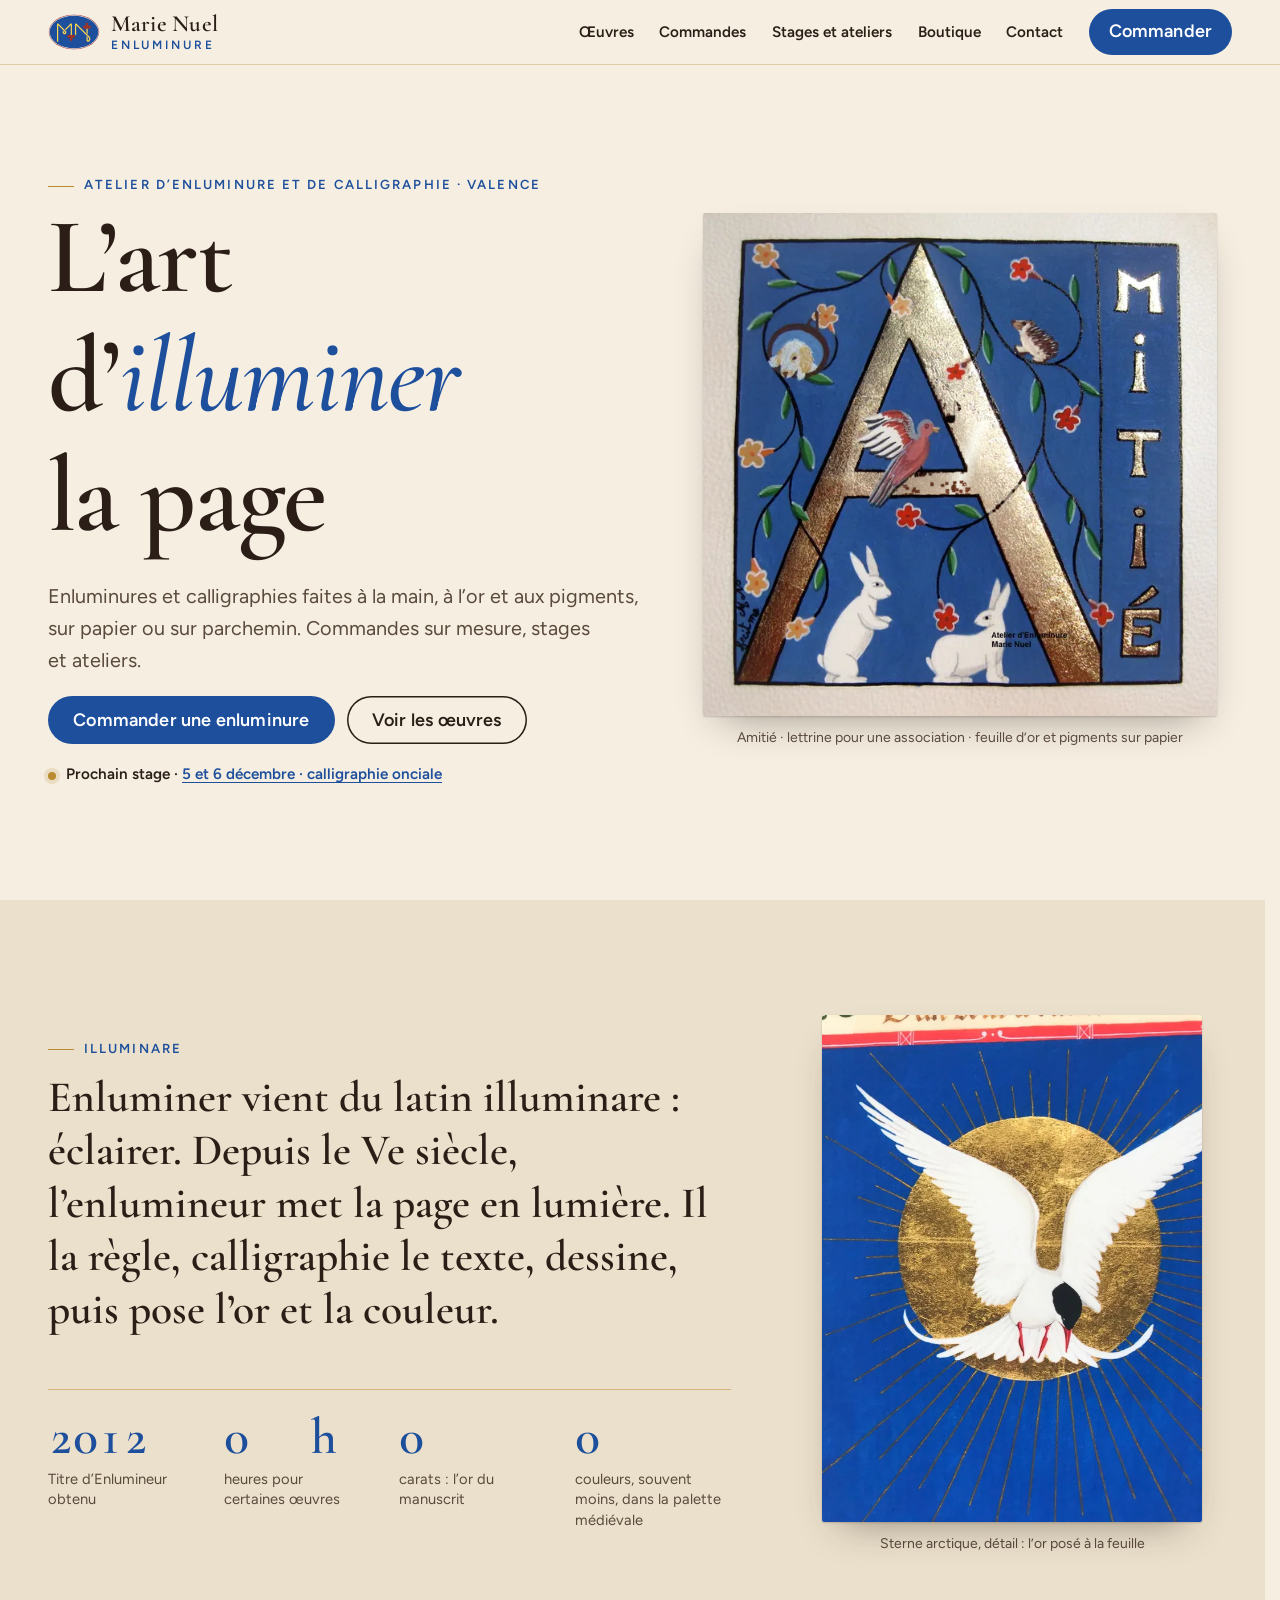
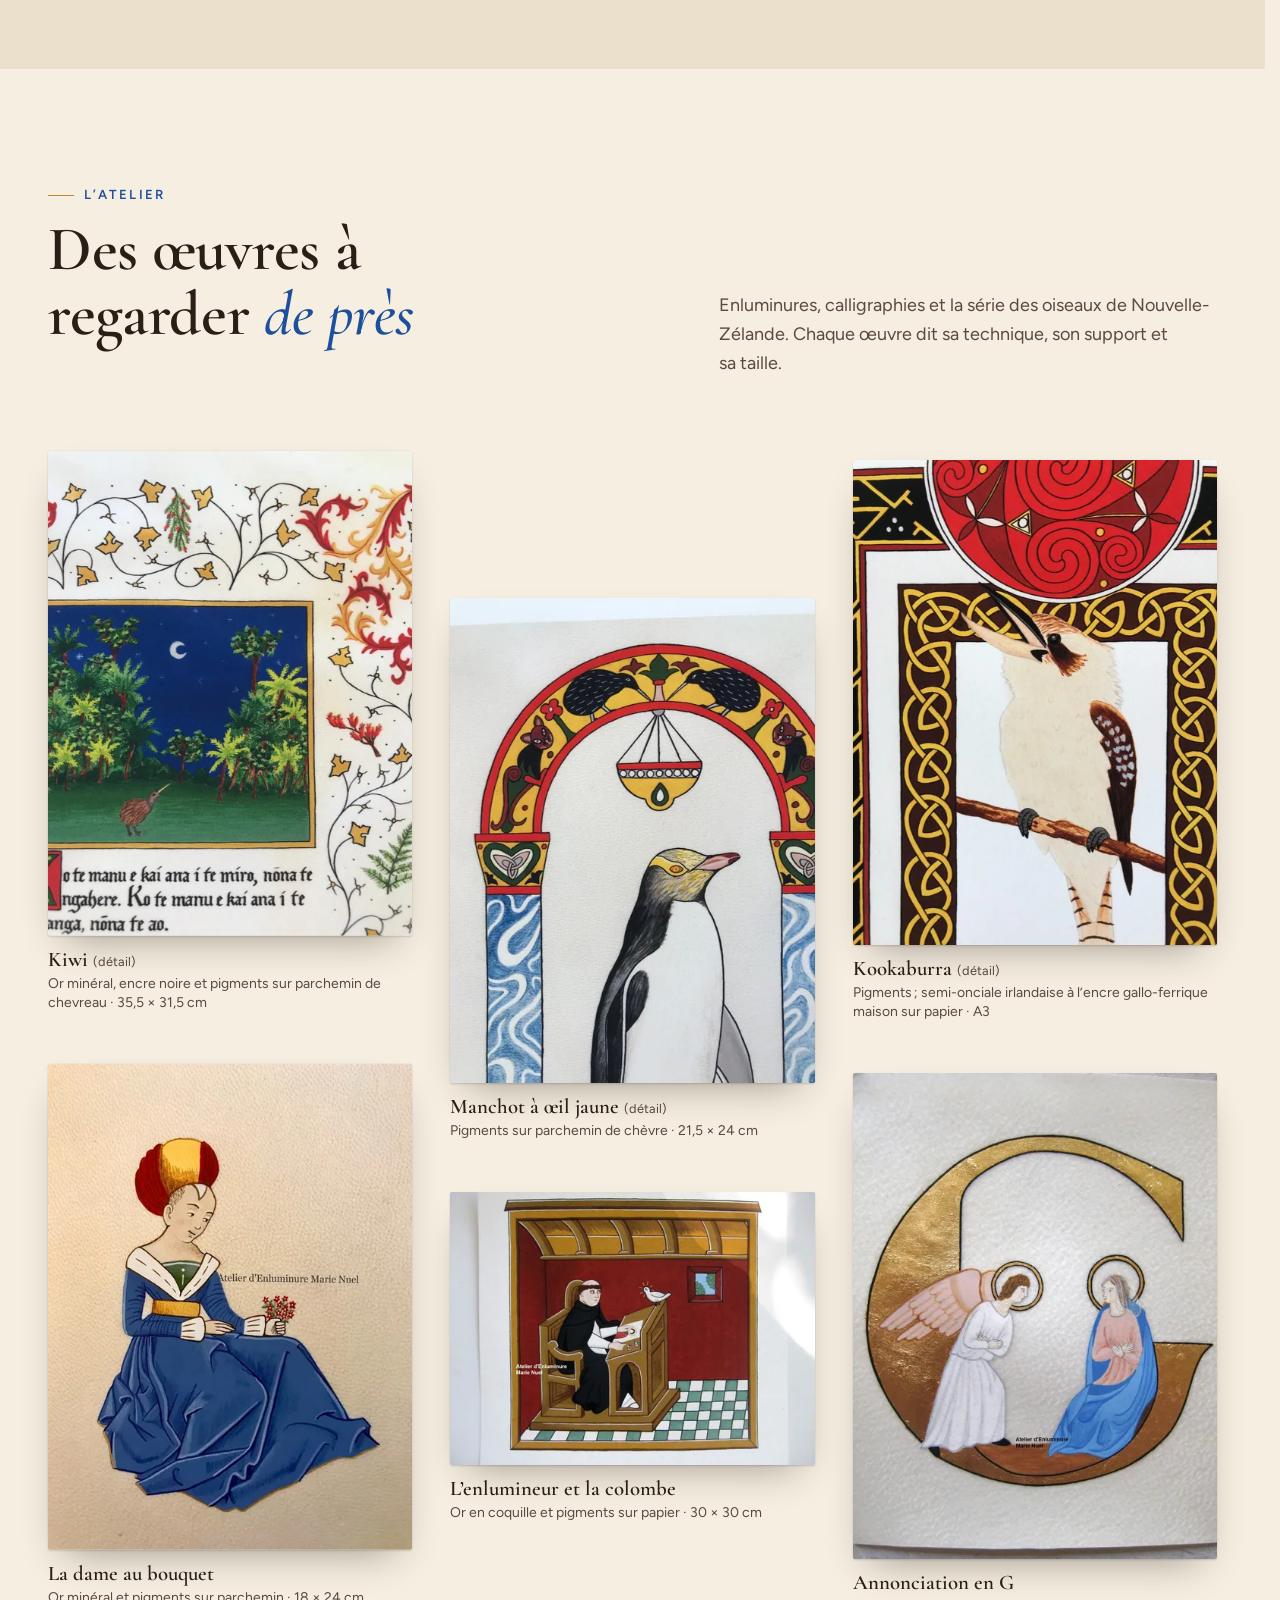
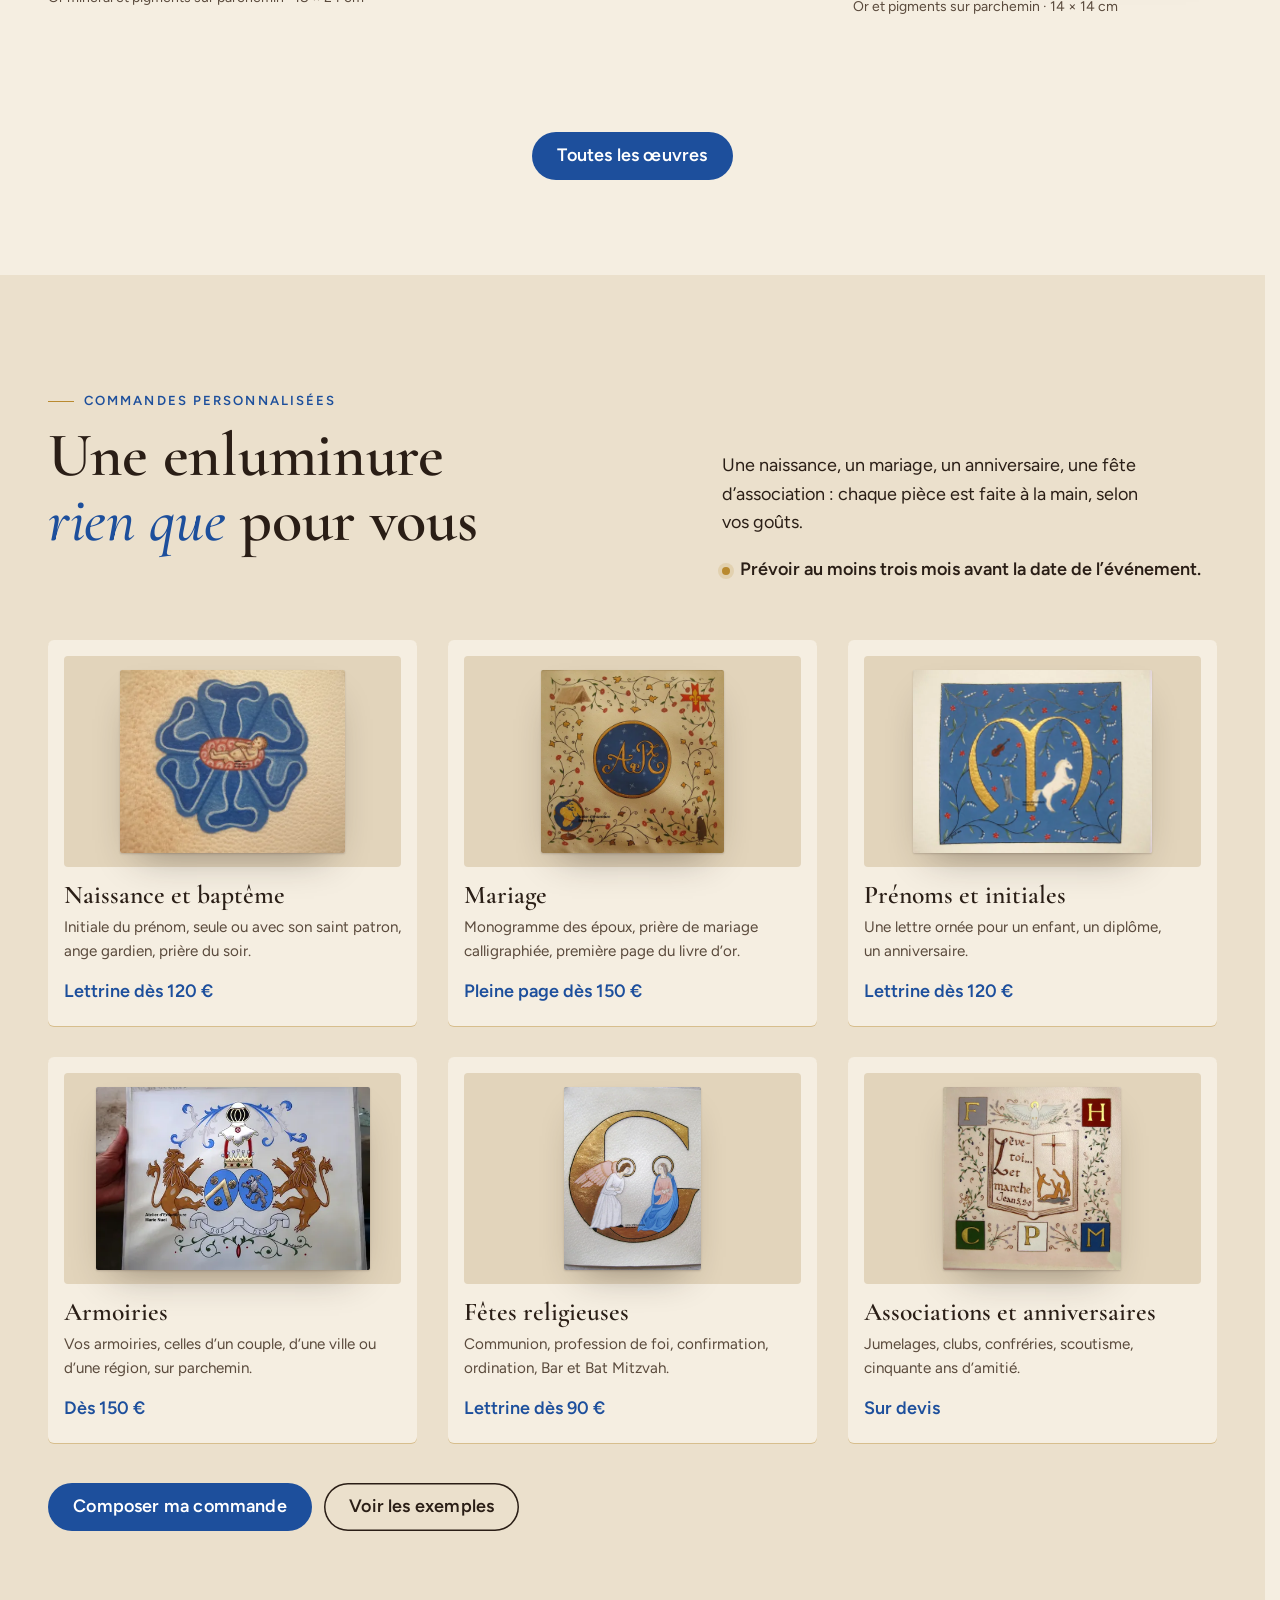
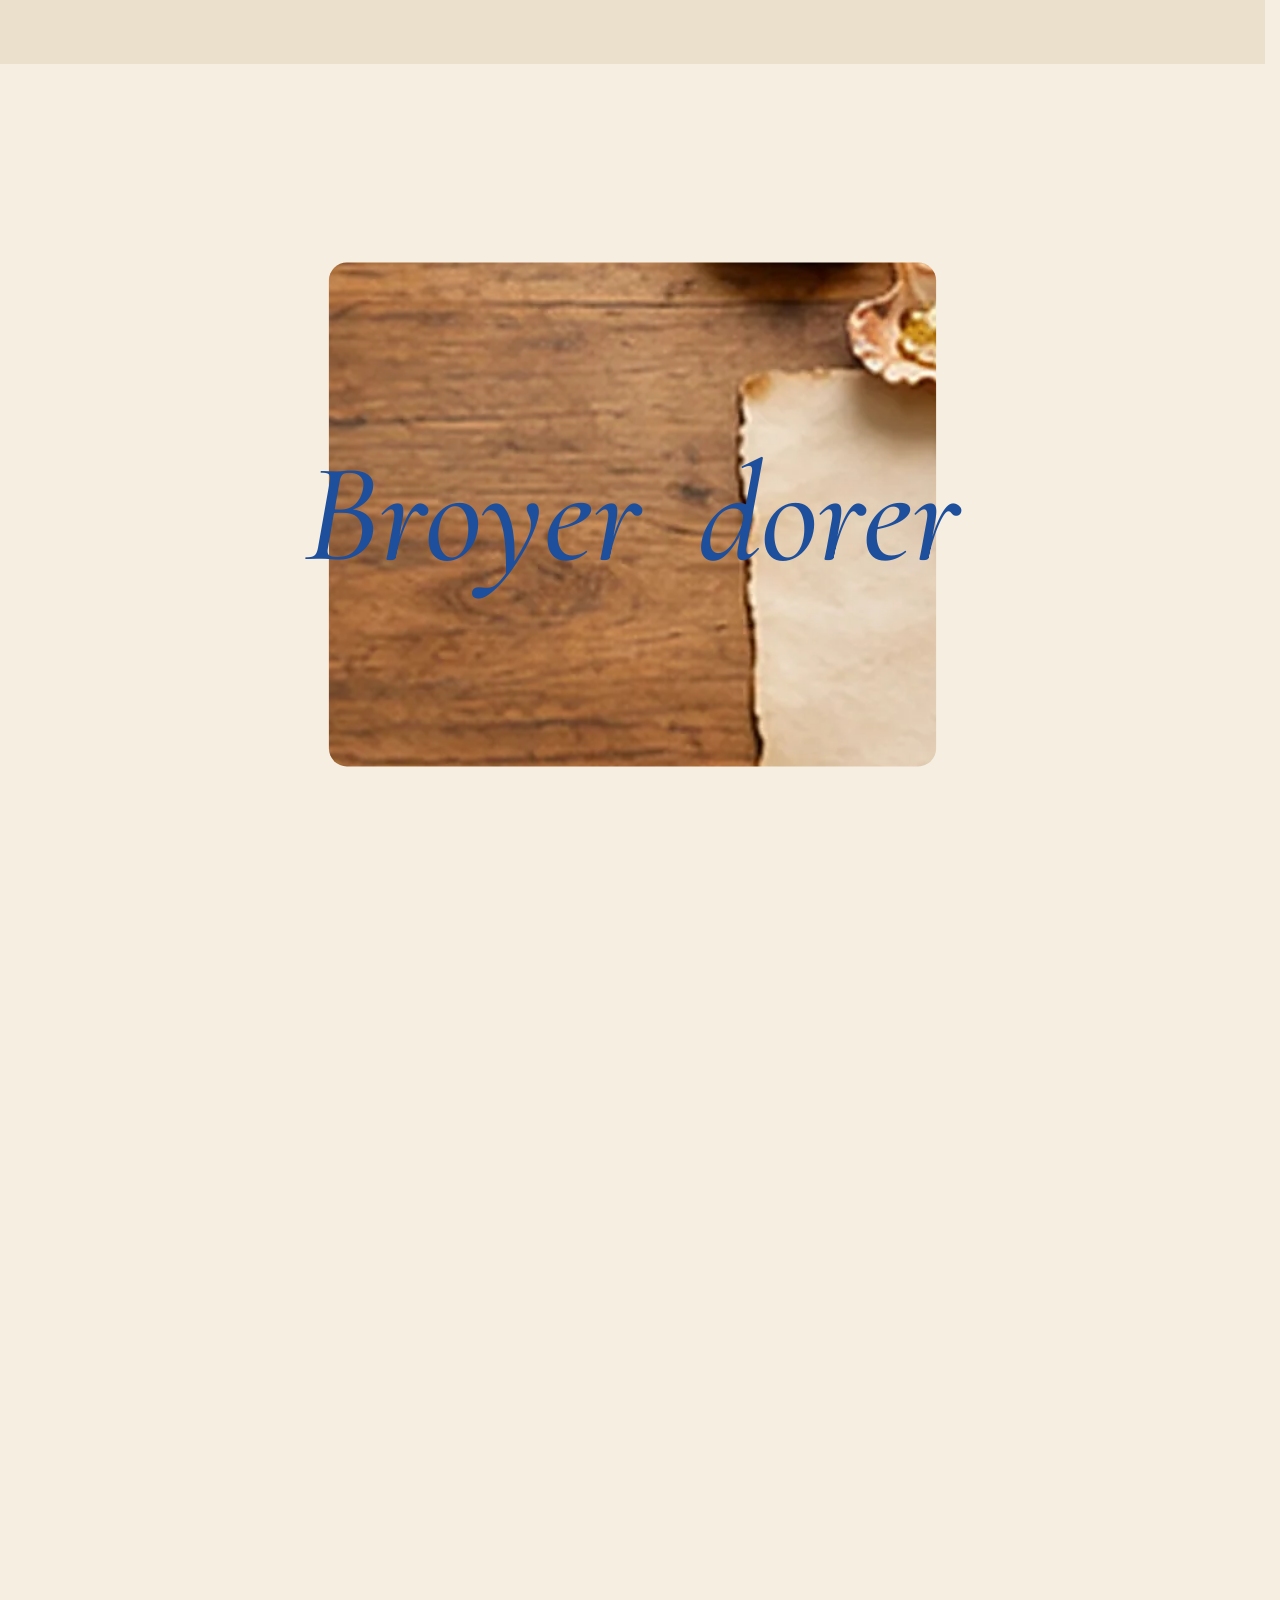
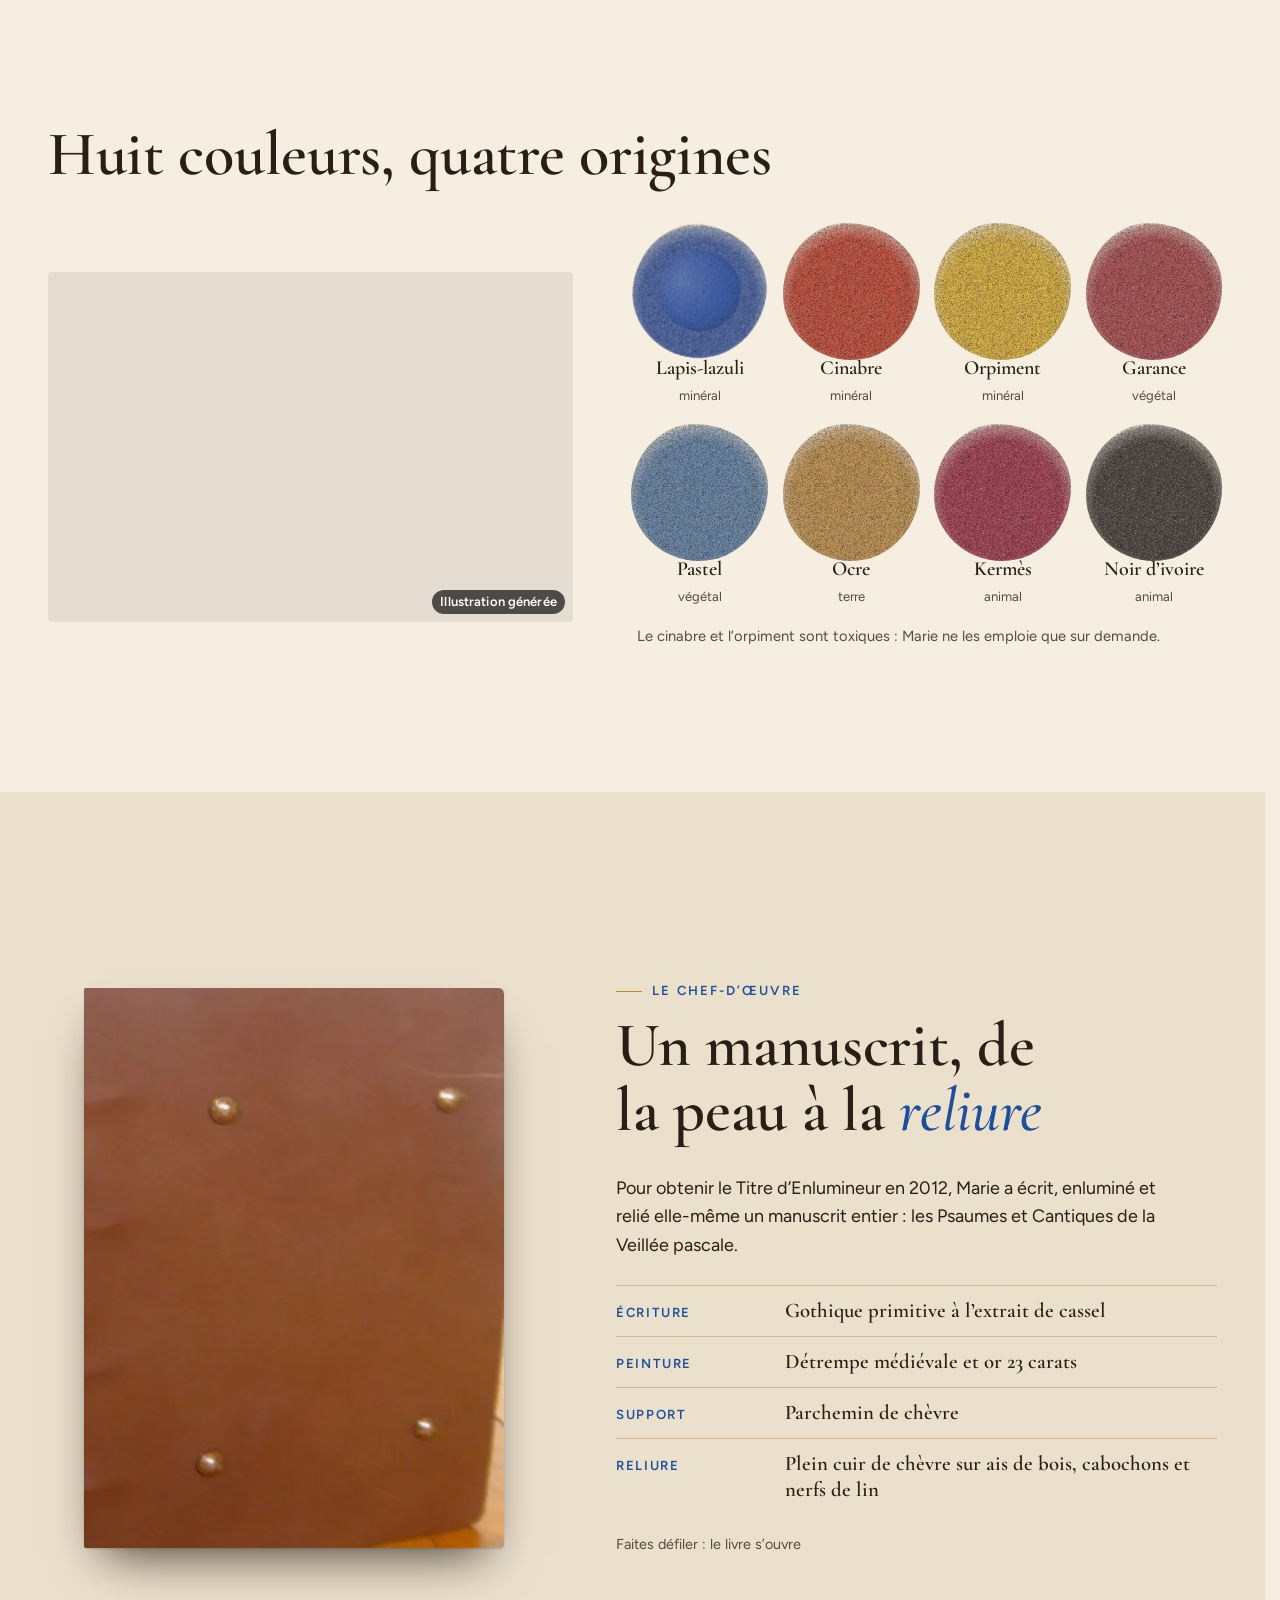
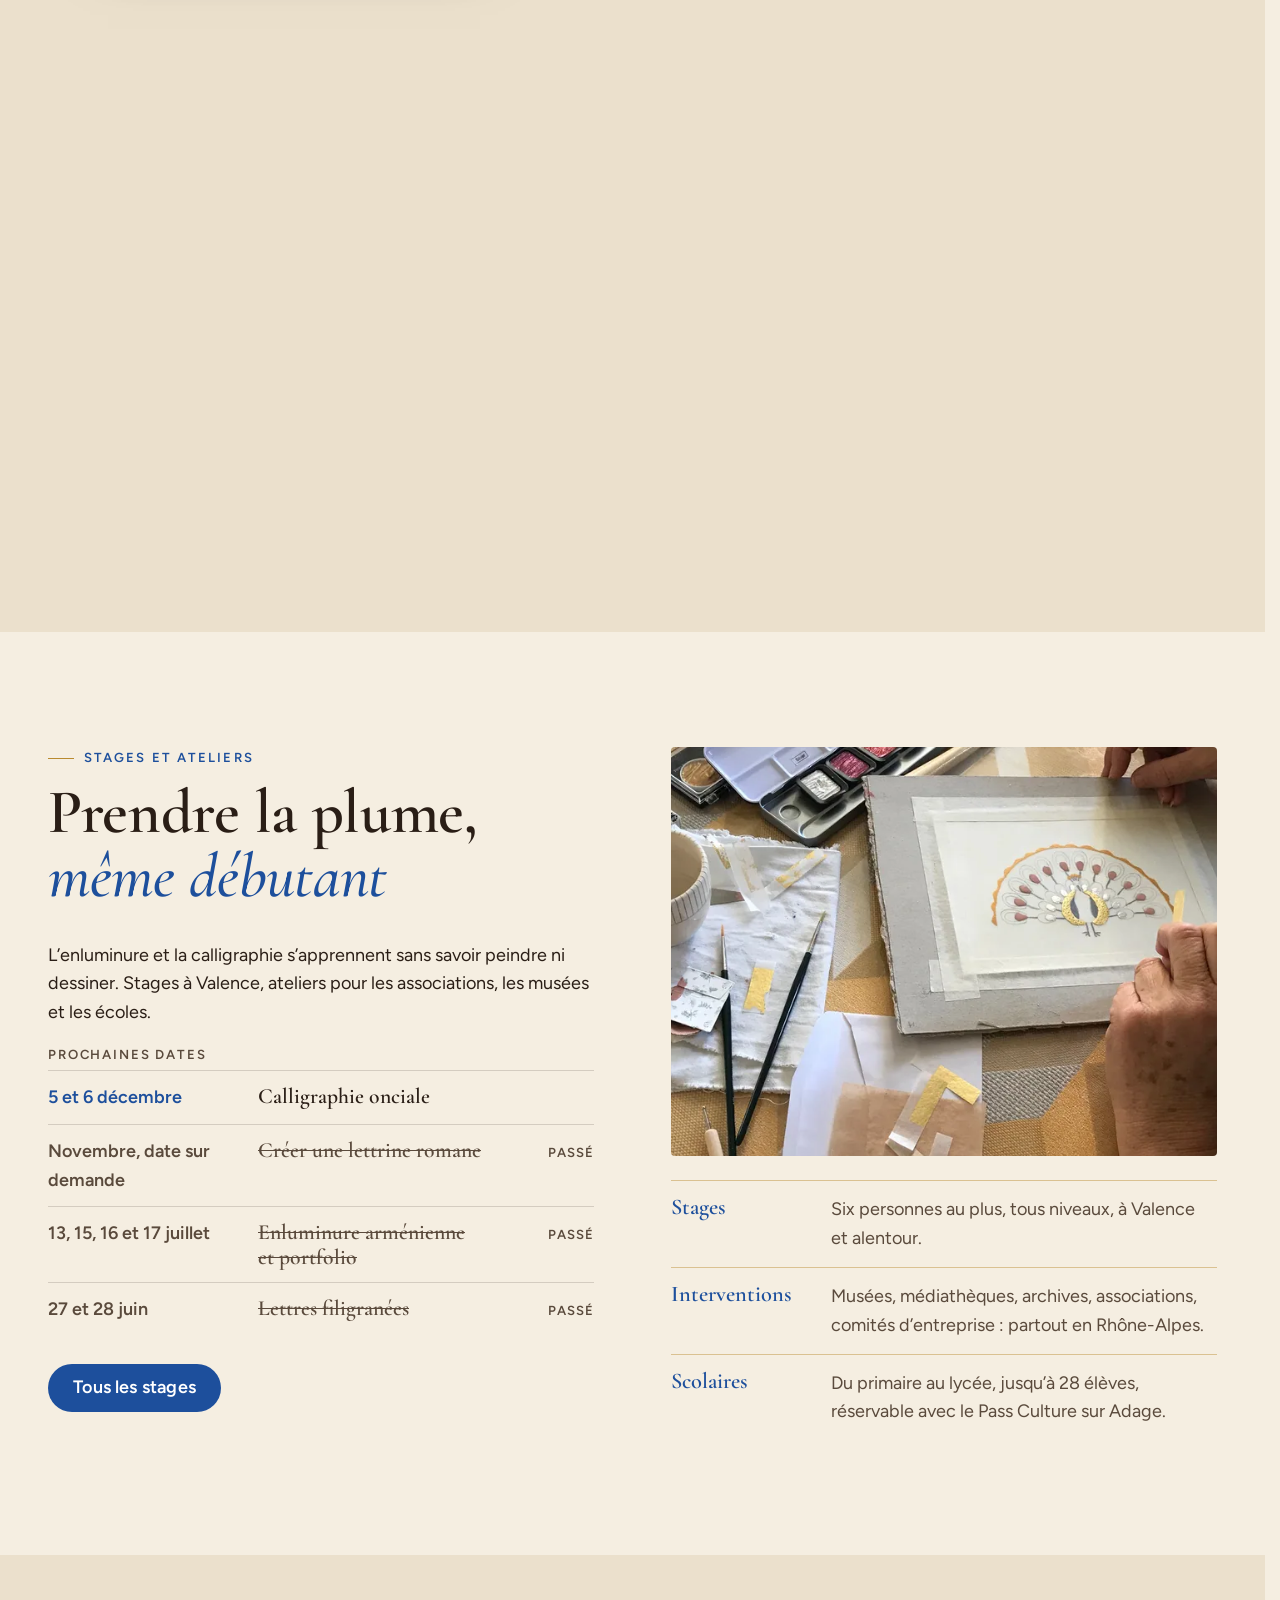
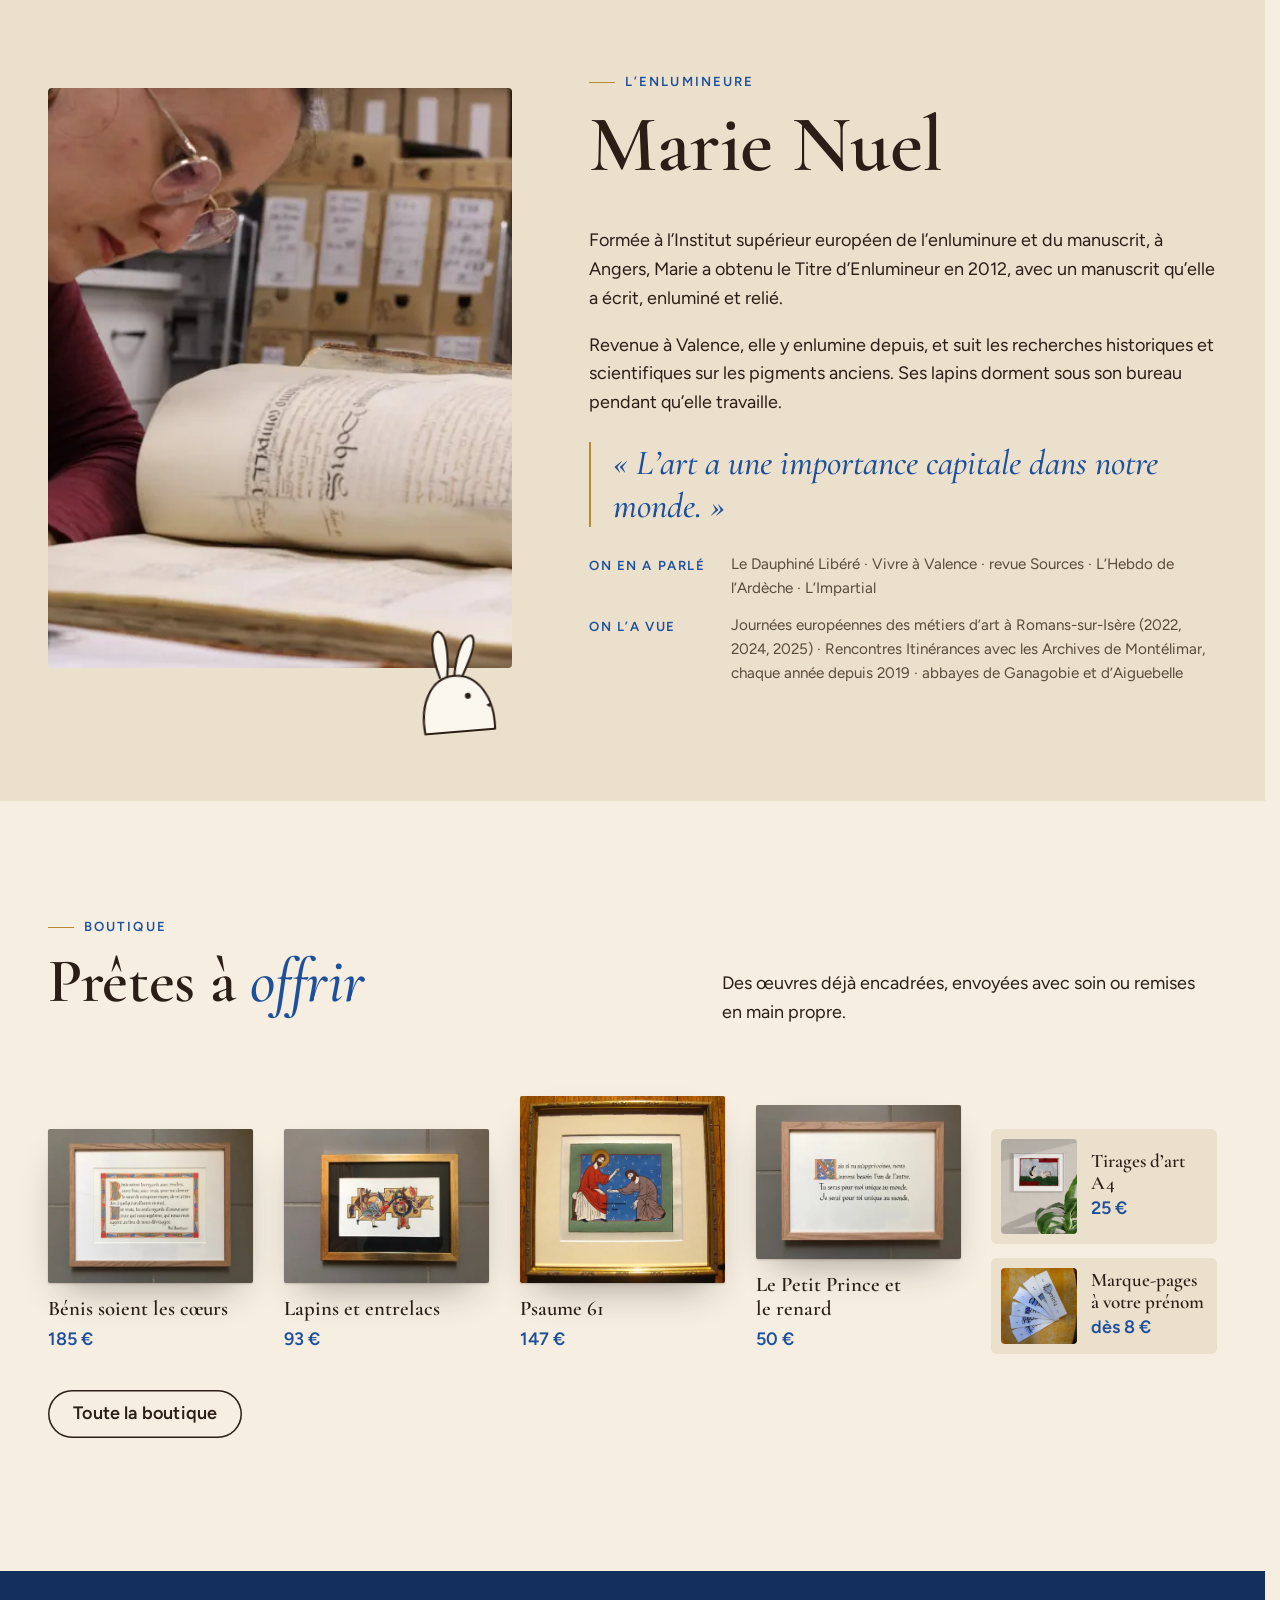
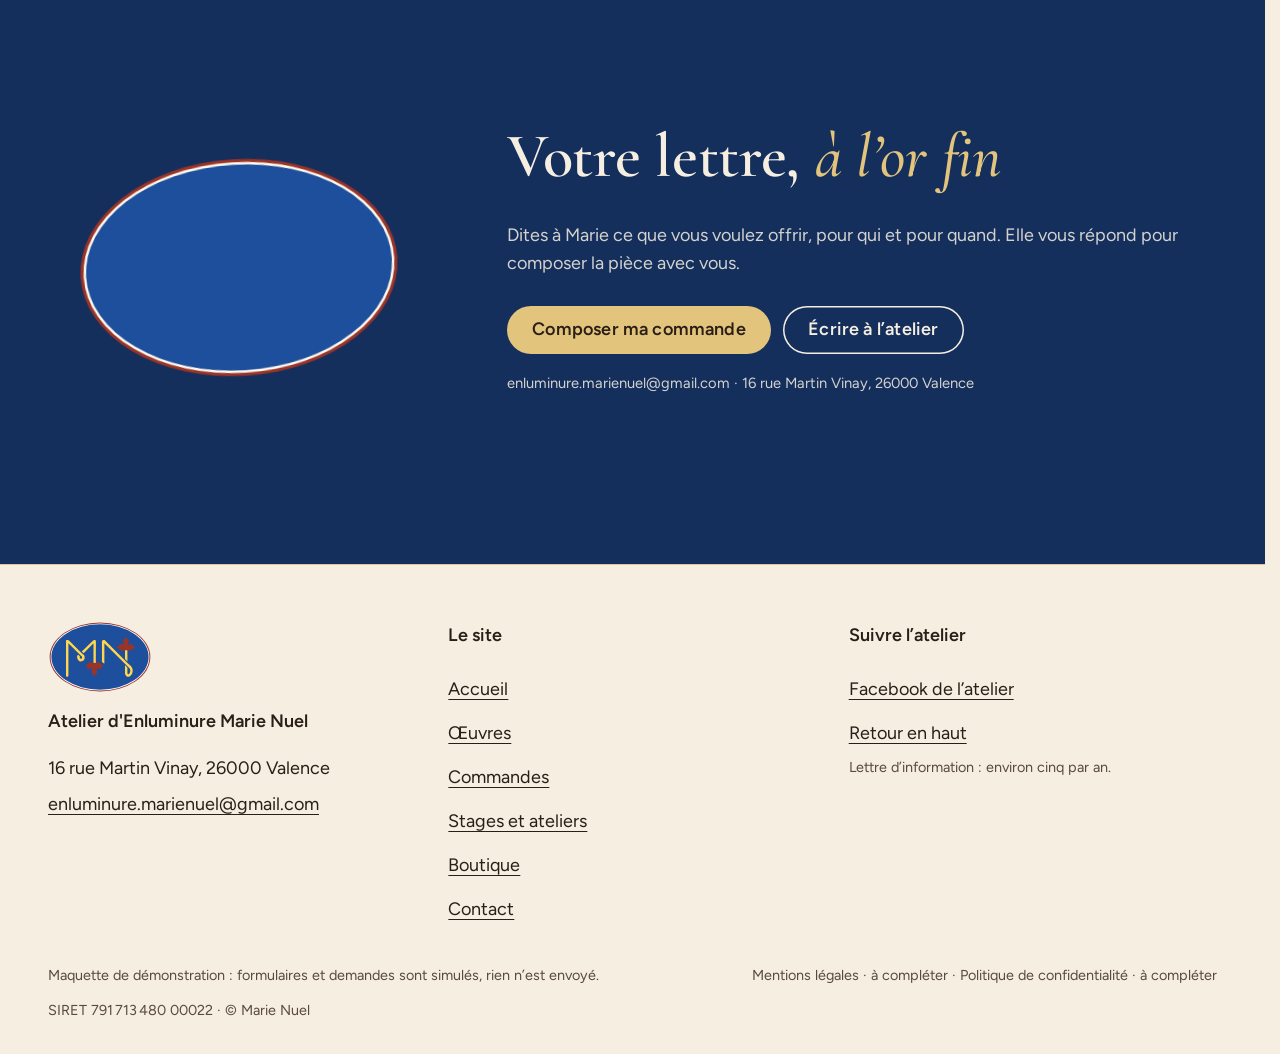
<file: index.html>
<!doctype html>
<html lang="fr" data-v="2" data-curseur>
<head>
<meta charset="utf-8">
<meta name="viewport" content="width=device-width, initial-scale=1, viewport-fit=cover">
<title>Atelier d’Enluminure Marie Nuel, Valence : enluminures et calligraphies sur mesure</title>
<meta name="description" content="Enluminures et calligraphies à l’or et aux pigments, commandes personnalisées, stages et ateliers d’enluminure à Valence, dans la Drôme.">
<meta name="robots" content="noindex, nofollow">
<link rel="canonical" href="https://enluminure-marienuel-maquette.vercel.app/">
<style>:root{--fond:#f5eee1;--texte:#2a1e16;--voile-fond:#1d4f9c;--ouverture-fond:#f5eee1;--menu-fond:#f5eee1}:root { --entete-h: 72px; --barres-h: 0px; } html { background: var(--fond); color: var(--texte); scrollbar-gutter: stable; } body { margin: 0; background: var(--fond); } html.js:not(.secours):not([data-arrivee="retour"]) [data-anime] { opacity: 0; } html.js:not(.secours):not([data-arrivee="retour"]) [data-anime].vu { opacity: 1; } [data-voile] { position: fixed; inset: 0; z-index: 900; background: var(--voile-fond); transform: translateY(100%); visibility: hidden; pointer-events: none; } html[data-arrivee="voile"]:not(.voile-leve):not(.secours) [data-voile] { transform: none; visibility: visible; } html.secours [data-voile] { visibility: hidden !important; } .ouverture-panneau { position: fixed; inset: 0; z-index: 850; display: none; place-content: center; justify-items: center; background: var(--ouverture-fond, var(--voile-fond)); color: var(--fond); text-align: center; } html.js[data-arrivee="intro"]:not(.secours):not(.intro-finie) .ouverture-panneau { display: grid; } html.defilement-bloque, html.defilement-bloque body, html.js[data-arrivee="intro"]:not(.secours):not(.intro-finie), html.js[data-arrivee="intro"]:not(.secours):not(.intro-finie) body, html[data-arrivee="voile"]:not(.voile-leve):not(.secours), html[data-arrivee="voile"]:not(.voile-leve):not(.secours) body { overflow: hidden; } html.js[data-arrivee="intro"]:not(.secours):not(.intro-finie) { background-color: var(--ouverture-fond, var(--voile-fond)); } html[data-arrivee="voile"]:not(.voile-leve):not(.secours) { background-color: var(--voile-fond); }</style>
<script>(function () {
var d = document.documentElement, ss = null, ls = null;
try { ss = window.sessionStorage; ls = window.localStorage; } catch (e) {}
d.classList.add('js');
var nav = performance.getEntriesByType ? performance.getEntriesByType('navigation')[0] : null;
var type = nav ? nav.type : 'navigate';
var depart = null;
try { depart = JSON.parse(ss.getItem('socle:depart') || 'null'); ss.removeItem('socle:depart'); } catch (e) {}
if (depart && !(Date.now() - depart.t < 15000)) depart = null;
var mode = type === 'back_forward' ? 'retour' : type === 'reload' ? 'intro' : depart ? 'voile' : 'intro';
d.setAttribute('data-arrivee', mode);
if (mode === 'voile' && depart.couleur) d.style.setProperty('--voile-fond', depart.couleur);
if (type === 'reload' && 'scrollRestoration' in history) {
history.scrollRestoration = 'manual';
}
try {
var choisie = ls && ls.getItem('socle:langue');
var langue = (d.lang || '').slice(0, 2);
if (choisie && choisie !== langue && type === 'navigate' && !depart) {
var alt = document.querySelector('link[rel="alternate"][hreflang="' + choisie + '"]');
if (alt) location.replace(new URL(alt.href).pathname + location.search + location.hash);
}
} catch (e) {}
setTimeout(function () { if (!d.classList.contains('demarre')) d.classList.add('secours'); }, 2000);
})();</script>
<link rel="preload" href="/assets/fonts/cormorant-garamond-latin-600-normal.woff2" as="font" type="font/woff2" crossorigin>
<link rel="preload" href="/assets/fonts/figtree-latin-400-normal.woff2" as="font" type="font/woff2" crossorigin>
<link rel="stylesheet" href="/assets/css/socle.css?v=2">
<link rel="stylesheet" href="/assets/css/site.css?v=2">
<link rel="modulepreload" href="/assets/js/site.js?v=2">
<link rel="modulepreload" href="/assets/js/socle/index.js?v=2">
<script src="/assets/vendor/gsap.min.js" defer></script>
<script src="/assets/vendor/ScrollTrigger.min.js" defer></script>
<script src="/assets/vendor/SplitText.min.js" defer></script>
<script type="module" src="/assets/js/site.js?v=2"></script>
<meta name="theme-color" content="#f5eee1">
<link rel="icon" href="/assets/images/favicon.svg" type="image/svg+xml">
<link rel="apple-touch-icon" href="/assets/images/apple-touch-icon.png">
<meta property="og:type" content="website">
<meta property="og:site_name" content="Atelier d&#39;Enluminure Marie Nuel">
<meta property="og:locale" content="fr_FR">
<meta property="og:title" content="Atelier d’Enluminure Marie Nuel, Valence : enluminures et calligraphies sur mesure">
<meta property="og:description" content="Enluminures et calligraphies à l’or et aux pigments, commandes personnalisées, stages et ateliers d’enluminure à Valence, dans la Drôme.">
<meta property="og:url" content="https://enluminure-marienuel-maquette.vercel.app/">
<meta property="og:image" content="https://enluminure-marienuel-maquette.vercel.app/assets/partage/accueil-fr.jpg">
<meta property="og:image:width" content="1200">
<meta property="og:image:height" content="630">
<meta property="og:image:alt" content="Amitié, lettrine à la feuille d’or de Marie Nuel, et le titre « L’art d’illuminer la page »">
<meta name="twitter:card" content="summary_large_image">
<script type="application/ld+json">{"@context":"https://schema.org","@type":"LocalBusiness","name":"Atelier d'Enluminure Marie Nuel","url":"https://enluminure-marienuel-maquette.vercel.app/","email":"enluminure.marienuel@gmail.com","description":"Enluminures et calligraphies sur mesure, à l'or et aux pigments, stages et ateliers d'enluminure à Valence (Drôme).","address":{"@type":"PostalAddress","streetAddress":"16 rue Martin Vinay","postalCode":"26000","addressLocality":"Valence","addressCountry":"FR"},"sameAs":["https://www.facebook.com/enluminuremarienuel/"]}</script>
</head>
<body id="haut">
<div data-voile data-forme="iris" aria-hidden="true"><div class="voile-contenu"><img src="/assets/images/logo.svg" alt="" width="84" height="58"><span data-voile-libelle>Accueil</span></div></div>
<div class="ouverture-panneau" data-ouverture aria-hidden="true">
  <svg class="reglure" viewBox="0 0 1000 600" preserveAspectRatio="none" aria-hidden="true"><path d="M120 0 V600 M880 0 V600 M0 170 H1000 M0 430 H1000" pathLength="1"/></svg>
  <svg class="mono ouverture-mono" viewBox="0 0 1070 740" role="img" aria-label="Monogramme MN de l’atelier" data-ouverture-objet>
  <defs><mask id="intro-m" maskUnits="userSpaceOnUse" x="0" y="0" width="1070" height="740"><path class="mono-trait" style="--i:0" d="M197,570 L197,203" pathLength="1" fill="none" stroke="#fff" stroke-width="50" stroke-linecap="round" stroke-linejoin="round"/><path class="mono-trait" style="--i:1" d="M205,200 L357,352 Q380,375 362,400 Q343,418 320,400 Q302,380 318,356" pathLength="1" fill="none" stroke="#fff" stroke-width="50" stroke-linecap="round" stroke-linejoin="round"/><path class="mono-trait" style="--i:2" d="M356,320 L472,204 L478,214 L478,434" pathLength="1" fill="none" stroke="#fff" stroke-width="50" stroke-linecap="round" stroke-linejoin="round"/><path class="mono-trait" style="--i:3" d="M568,434 L568,200" pathLength="1" fill="none" stroke="#fff" stroke-width="50" stroke-linecap="round" stroke-linejoin="round"/><path class="mono-trait" style="--i:4" d="M577,200 L842,462 Q872,494 862,536 Q848,572 818,568 Q798,560 800,538 L800,456" pathLength="1" fill="none" stroke="#fff" stroke-width="50" stroke-linecap="round" stroke-linejoin="round"/><path class="mono-trait" style="--i:5" d="M805,298 L805,414" pathLength="1" fill="none" stroke="#fff" stroke-width="50" stroke-linecap="round" stroke-linejoin="round"/></mask>
  <linearGradient id="intro-or" x1="0" y1="0" x2="1" y2="1"><stop offset="0" stop-color="#ffd54f"/><stop class="mono-eclat" offset=".5" stop-color="#fff6cf"/><stop offset="1" stop-color="#f1c232"/></linearGradient></defs>
  <ellipse class="mono-bord" cx="535" cy="370" rx="518" ry="354" fill="#9a3328"/>
  <ellipse cx="535" cy="370" rx="508" ry="344" fill="#fffaf0"/>
  <ellipse class="mono-fond" cx="535" cy="370" rx="500" ry="336" fill="#1d4f9c"/>
  <path class="mono-or" d="M794,300 L792,303 L792,391 L815,414 L817,414 L817,304 L814,300ZM475,195 L469,197 L462,202 L350,312 L350,315 L365,329 L369,329 L466,232 L468,235 L468,430 L487,431 L492,430 L493,207 L490,199 L487,196ZM562,198 L558,202 L555,209 L555,422 L557,425 L567,430 L576,437 L580,438 L580,232 L582,231 L836,484 L842,493 L846,504 L846,520 L842,531 L837,539 L828,547 L823,547 L817,538 L817,480 L794,456 L792,456 L792,541 L795,551 L804,565 L817,572 L834,572 L846,566 L854,559 L860,551 L866,539 L871,519 L871,504 L868,489 L862,476 L857,469 L841,452 L818,432 L582,195 L571,194ZM192,194 L187,198 L185,202 L185,565 L187,569 L192,573 L202,573 L208,568 L210,562 L210,232 L212,231 L350,368 L351,378 L347,385 L340,389 L336,388 L331,384 L327,377 L326,372 L329,367 L329,364 L312,347 L309,347 L304,352 L300,361 L299,377 L307,397 L317,409 L324,413 L335,416 L348,415 L361,409 L370,400 L375,391 L377,384 L377,366 L372,352 L340,323 L216,199 L204,194Z" fill="url(#intro-or)" mask="url(#intro-m)"/>
  <path class="mono-fleurons" d="M432,416 L429,422 L419,434 L405,445 L382,457 L381,460 L385,461 L402,474 L414,488 L419,501 L421,501 L430,491 L438,487 L448,488 L454,494 L455,505 L450,517 L442,524 L442,527 L449,531 L462,544 L470,556 L475,570 L478,570 L479,565 L488,550 L507,530 L513,527 L513,524 L503,515 L500,509 L499,499 L501,493 L509,487 L517,487 L527,493 L533,501 L536,501 L539,493 L551,476 L565,463 L573,459 L574,456 L566,454 L544,442 L527,426 L523,420 L520,420 L515,424 L501,430 L491,432 L464,432 L448,427 L441,423 L434,416ZM800,159 L798,167 L787,186 L774,199 L766,204 L766,206 L774,213 L778,220 L778,237 L773,242 L769,244 L764,244 L755,240 L746,230 L744,230 L742,238 L736,247 L723,260 L706,272 L706,274 L722,281 L733,288 L748,301 L758,312 L761,312 L767,306 L778,301 L796,298 L811,298 L828,301 L847,311 L853,302 L860,295 L879,282 L899,274 L899,272 L895,271 L886,265 L877,256 L867,243 L860,228 L858,228 L856,232 L848,240 L842,243 L832,243 L826,238 L824,234 L825,220 L830,212 L838,206 L838,204 L832,201 L813,181 L807,172 L802,159Z" fill="#9a3328"/>
</svg>
  <p class="ouverture-nom">Marie Nuel</p>
  <p class="ouverture-ligne">Enluminure et calligraphie</p>
</div>
<a class="evitement" href="#contenu">Aller au contenu</a>
<header data-entete>
  <div class="entete-rangee">
    <a class="entete-logo" href="/" data-libelle="Accueil" aria-current="page">
      <img src="/assets/images/logo.svg" alt="" width="52" height="36"><span class="entete-nom"><span class="entete-nom-haut">Marie Nuel</span><span class="entete-nom-bas">Enluminure</span></span>
    </a>
    <nav data-nav aria-label="Navigation principale">
      <ul><li><a href="/oeuvres" data-libelle="Œuvres">Œuvres</a></li><li><a href="/commandes" data-libelle="Commandes">Commandes</a></li><li><a href="/stages" data-libelle="Stages et ateliers">Stages et ateliers</a></li><li><a href="/boutique" data-libelle="Boutique">Boutique</a></li><li><a href="/contact" data-libelle="Contact">Contact</a></li></ul>
    </nav>
    <div class="entete-actions">
      <a class="bouton" href="/commandes#composer" data-libelle="Commandes">Commander</a>
      <button type="button" data-menu-bouton aria-controls="menu" aria-expanded="false" data-libelle-ouvrir="Menu" data-libelle-fermer="Fermer"><span data-libelle-bouton>Menu</span></button>
      <a class="menu-sansjs" href="#menu" data-menu-lien>Menu</a>
    </div>
  </div>
</header>
<script>/* Avant le premier affichage : rangées de la navigation (même règle que ajusterNav dans assets/js/socle/entete.js)
   et hauteur réelle de l'en-tête, pour que rien ne saute quand le JavaScript du site prend la main. */
(function () {
  var h = document.documentElement, u = document.querySelector('[data-nav] ul'), e = document.querySelector('[data-entete]');
  if (u) {
    var deborde = function () { return u.scrollWidth > u.clientWidth + 1; }, c = deborde();
    if (c && window.matchMedia('(min-width: 900px)').matches) {
      h.classList.add('nav-deux-rangees'); c = deborde();
      if (c) { h.classList.add('nav-deux-lignes'); var a = u.querySelector('a'); c = !a || u.getBoundingClientRect().height > a.getBoundingClientRect().height * 2.5; }
      if (c) h.classList.remove('nav-deux-rangees', 'nav-deux-lignes');
    }
    if (c) h.classList.add('nav-compacte');
  }
  if (e) h.style.setProperty('--entete-h', Math.round(e.getBoundingClientRect().height) + 'px');
})();</script>
<span id="menu-ferme" aria-hidden="true"></span>
<div id="menu" data-menu role="dialog" aria-modal="true" aria-label="Menu">
  <p class="menu-sansjs-fermer"><a href="#menu-ferme">Fermer</a></p>
  <ul><li style="--i:0"><a href="/" class="menu-lien" data-libelle="Accueil" aria-current="page">Accueil</a></li><li style="--i:1"><a href="/oeuvres" class="menu-lien" data-libelle="Œuvres">Œuvres</a></li><li style="--i:2"><a href="/commandes" class="menu-lien" data-libelle="Commandes">Commandes</a></li><li style="--i:3"><a href="/stages" class="menu-lien" data-libelle="Stages et ateliers">Stages et ateliers</a></li><li style="--i:4"><a href="/boutique" class="menu-lien" data-libelle="Boutique">Boutique</a></li><li style="--i:5"><a href="/contact" class="menu-lien" data-libelle="Contact">Contact</a></li></ul>
  <p><a class="bouton" href="/contact#ecrire" data-libelle="Contact">Écrire à l’atelier</a></p>
  <p class="menu-coord">16 rue Martin Vinay, 26000 Valence<br>enluminure.marienuel@gmail.com</p>
</div>
<main id="contenu" tabindex="-1">
<section class="heros" id="debut">
  <svg class="heros-reglure" viewBox="0 0 1440 900" preserveAspectRatio="none" aria-hidden="true" data-fx="trace"><path data-fx-trait d="M0 150 H1440" /><path data-fx-trait d="M0 760 H1440" /><path data-fx-trait d="M96 0 V900" /></svg>
  <div class="heros-texte">
    <p class="surtitre" data-anime="gsap">Atelier d’enluminure et de calligraphie · Valence</p>
    <h1 class="heros-titre" data-anime="gsap" data-grille="typo"><span class="ligne-masque"><span class="heros-ligne">L’art</span></span><span class="ligne-masque"><span class="heros-ligne">d’<em>illuminer</em></span></span><span class="ligne-masque"><span class="heros-ligne">la page</span></span></h1>
    <p class="heros-chapo masque-ecran-tres-bas" data-anime="gsap">Enluminures et calligraphies faites à la main, à l’or et aux pigments, sur papier ou sur parchemin. Commandes sur mesure, stages et ateliers.</p>
    <p class="heros-actions" data-anime="gsap">
      <a href="/commandes#composer" class="bouton" data-libelle="Commandes" data-action-principale data-survol="magnetique">Commander une enluminure</a>
      <a href="/oeuvres" class="bouton bouton--contour" data-libelle="Œuvres">Voir les œuvres</a>
    </p>
    <p class="heros-info" data-anime="gsap" data-info-cle data-prochain><span class="pastille"></span>Prochain stage · <a href="/stages#agenda" data-libelle="Stages et ateliers">5 et 6 décembre · calligraphie onciale</a></p>
  </div>
  <div class="heros-oeuvre" data-iris-centre>
    <div class="or-cadre" data-effet="or-vivant" data-souris data-grille="manipuler fil">
      <figure class="media " style="--cadrage:50% 50%;aspect-ratio:1908 / 1866">
  <picture>
    <img src="/assets/images/heros-amitie-1600.webp" srcset="/assets/images/heros-amitie-640.webp 640w, /assets/images/heros-amitie-1000.webp 1000w, /assets/images/heros-amitie-1600.webp 1600w" sizes="(max-width: 760px) 86vw, 44vw" alt="Amitié · lettrine pour une association · feuille d’or et pigments sur papier" width="1600" height="1565" fetchpriority="high" loading="eager" decoding="async">
  </picture>
</figure>
      <span class="or-reflet" aria-hidden="true" style="--masque:url('/assets/images/masque-amitie.png')"><span class="or-bande"></span></span>
    </div>
    <p class="cartel heros-cartel masque-ecran-bas" data-anime="gsap">Amitié · lettrine pour une association · feuille d’or et pigments sur papier</p>
  </div>
</section>
<section class="illuminare" id="illuminare">
  <div class="conteneur illuminare-grille">
    <div>
      <p class="surtitre" data-anime>Illuminare</p>
      <p class="manifeste" data-anime="mots">Enluminer vient du latin illuminare : éclairer. Depuis le Ve siècle, l’enlumineur met la page en lumière. Il la règle, calligraphie le texte, dessine, puis pose l’or et la couleur.</p>
      <ul class="reperes" data-anime="cascade">
        <li><strong>2012</strong><span>Titre d’Enlumineur obtenu</span></li>
        <li><strong><span data-compteur="100">100</span> h</strong><span>heures pour certaines œuvres</span></li>
        <li><strong data-compteur="23">23</strong><span>carats : l’or du manuscrit</span></li>
        <li><strong data-compteur="10">10</strong><span>couleurs, souvent moins, dans la palette médiévale</span></li>
      </ul>
    </div>
    <figure class="illuminare-or">
      <div class="or-cadre" data-effet="or-vivant" data-souris>
        <figure class="media " style="--cadrage:50% 50%;aspect-ratio:1500 / 2000">
  <picture>
    <img src="/assets/images/or-sterne-1400.webp" srcset="/assets/images/or-sterne-640.webp 640w, /assets/images/or-sterne-1000.webp 1000w, /assets/images/or-sterne-1400.webp 1400w" sizes="(max-width: 760px) 80vw, 34vw" alt="Sterne arctique, détail : l’or posé à la feuille" width="1400" height="1867" loading="lazy" decoding="async">
  </picture>
</figure>
        <span class="or-reflet" aria-hidden="true" style="--masque:url('/assets/images/masque-sterne.png')"><span class="or-bande"></span></span>
      </div>
      <figcaption class="cartel">Sterne arctique, détail : l’or posé à la feuille</figcaption>
    </figure>
  </div>
</section>
<section class="mur" id="oeuvres-choisies">
  <div class="conteneur mur-tete">
    <div>
      <p class="surtitre" data-anime>L’atelier</p>
      <h2 data-anime="lignes">Des œuvres à regarder <em>de près</em></h2>
    </div>
    <p class="mur-texte" data-anime>Enluminures, calligraphies et la série des oiseaux de Nouvelle-Zélande. Chaque œuvre dit sa technique, son support et sa taille.</p>
  </div>
  <div class="conteneur mur-colonnes">
    <div class="mur-col" data-effet="colonnes" data-vitesse="0.06"><a class="oeuvre-carte" href="/oeuvres#o-kiwi" data-libelle="Œuvres" data-survol="incline" data-survol-force="4"><div class="oeuvre-pose " style="--r:1500 / 2000"><figure class="media " style="--cadrage:50% 50%;aspect-ratio:1500 / 2000">
  <picture>
    <img src="/assets/images/o-kiwi-1200.webp" srcset="/assets/images/o-kiwi-480.webp 480w, /assets/images/o-kiwi-800.webp 800w, /assets/images/o-kiwi-1200.webp 1200w" sizes="(max-width: 760px) 46vw, 30vw" alt="Kiwi, détail" width="1200" height="1600" loading="lazy" decoding="async">
  </picture>
</figure></div>
    <span class="cartel"><span class="cartel-titre">Kiwi <span class="cartel-detail">(détail)</span></span><span class="cartel-ligne">Or minéral, encre noire et pigments sur parchemin de chevreau · 35,5 × 31,5 cm</span></span></a><a class="oeuvre-carte" href="/oeuvres#o-dame" data-libelle="Œuvres" data-survol="incline" data-survol-force="4"><div class="oeuvre-pose " style="--r:1500 / 2000"><figure class="media " style="--cadrage:50% 50%;aspect-ratio:1500 / 2000">
  <picture>
    <img src="/assets/images/o-dame-1200.webp" srcset="/assets/images/o-dame-480.webp 480w, /assets/images/o-dame-800.webp 800w, /assets/images/o-dame-1200.webp 1200w" sizes="(max-width: 760px) 46vw, 30vw" alt="La dame au bouquet" width="1200" height="1600" loading="lazy" decoding="async">
  </picture>
</figure></div>
    <span class="cartel"><span class="cartel-titre">La dame au bouquet</span><span class="cartel-ligne">Or minéral et pigments sur parchemin · 18 × 24 cm</span></span></a></div><div class="mur-col" data-effet="colonnes" data-vitesse="-0.05"><a class="oeuvre-carte" href="/oeuvres#o-manchot" data-libelle="Œuvres" data-survol="incline" data-survol-force="4"><div class="oeuvre-pose " style="--r:1500 / 2000"><figure class="media " style="--cadrage:50% 50%;aspect-ratio:1500 / 2000">
  <picture>
    <img src="/assets/images/o-manchot-1200.webp" srcset="/assets/images/o-manchot-480.webp 480w, /assets/images/o-manchot-800.webp 800w, /assets/images/o-manchot-1200.webp 1200w" sizes="(max-width: 760px) 46vw, 30vw" alt="Manchot à œil jaune, détail" width="1200" height="1600" loading="lazy" decoding="async">
  </picture>
</figure></div>
    <span class="cartel"><span class="cartel-titre">Manchot à œil jaune <span class="cartel-detail">(détail)</span></span><span class="cartel-ligne">Pigments sur parchemin de chèvre · 21,5 × 24 cm</span></span></a><a class="oeuvre-carte" href="/oeuvres#o-enlumineur" data-libelle="Œuvres" data-survol="incline" data-survol-force="4"><div class="oeuvre-pose " style="--r:2000 / 1500"><figure class="media " style="--cadrage:50% 50%;aspect-ratio:2000 / 1500">
  <picture>
    <img src="/assets/images/o-enlumineur-1200.webp" srcset="/assets/images/o-enlumineur-480.webp 480w, /assets/images/o-enlumineur-800.webp 800w, /assets/images/o-enlumineur-1200.webp 1200w" sizes="(max-width: 760px) 46vw, 30vw" alt="L’enlumineur et la colombe" width="1200" height="900" loading="lazy" decoding="async">
  </picture>
</figure></div>
    <span class="cartel"><span class="cartel-titre">L’enlumineur et la colombe</span><span class="cartel-ligne">Or en coquille et pigments sur papier · 30 × 30 cm</span></span></a></div><div class="mur-col" data-effet="colonnes" data-vitesse="0.1"><a class="oeuvre-carte" href="/oeuvres#o-kookaburra" data-libelle="Œuvres" data-survol="incline" data-survol-force="4"><div class="oeuvre-pose " style="--r:1500 / 2000"><figure class="media " style="--cadrage:50% 50%;aspect-ratio:1500 / 2000">
  <picture>
    <img src="/assets/images/o-kookaburra-1200.webp" srcset="/assets/images/o-kookaburra-480.webp 480w, /assets/images/o-kookaburra-800.webp 800w, /assets/images/o-kookaburra-1200.webp 1200w" sizes="(max-width: 760px) 46vw, 30vw" alt="Kookaburra, détail" width="1200" height="1600" loading="lazy" decoding="async">
  </picture>
</figure></div>
    <span class="cartel"><span class="cartel-titre">Kookaburra <span class="cartel-detail">(détail)</span></span><span class="cartel-ligne">Pigments ; semi-onciale irlandaise à l’encre gallo-ferrique maison sur papier · A3</span></span></a><a class="oeuvre-carte" href="/oeuvres#o-annonciation" data-libelle="Œuvres" data-survol="incline" data-survol-force="4"><div class="oeuvre-pose " style="--r:1500 / 2000"><figure class="media " style="--cadrage:50% 50%;aspect-ratio:1500 / 2000">
  <picture>
    <img src="/assets/images/o-annonciation-1200.webp" srcset="/assets/images/o-annonciation-480.webp 480w, /assets/images/o-annonciation-800.webp 800w, /assets/images/o-annonciation-1200.webp 1200w" sizes="(max-width: 760px) 46vw, 30vw" alt="Annonciation en G" width="1200" height="1600" loading="lazy" decoding="async">
  </picture>
</figure></div>
    <span class="cartel"><span class="cartel-titre">Annonciation en G</span><span class="cartel-ligne">Or et pigments sur parchemin · 14 × 14 cm</span></span></a></div>
  </div>
  <p class="conteneur mur-action" data-anime><a href="/oeuvres" class="bouton" data-libelle="Œuvres" data-survol="magnetique">Toutes les œuvres</a></p>
</section>
<section class="commander" id="commander">
  <div class="conteneur">
    <div class="commander-tete">
      <div>
        <p class="surtitre" data-anime>Commandes personnalisées</p>
        <h2 data-anime="lignes">Une enluminure <em>rien que</em> pour vous</h2>
      </div>
      <div>
        <p data-anime>Une naissance, un mariage, un anniversaire, une fête d’association : chaque pièce est faite à la main, selon vos goûts.</p>
        <p class="delai" data-anime><span class="pastille"></span>Prévoir au moins trois mois avant la date de l’événement.</p>
      </div>
    </div>
    <ul class="occasions" data-anime="cascade">
      <li><a class="occasion" href="/commandes?occasion=naissance#composer" data-libelle="Commandes" data-survol="incline" data-survol-force="5">
        <span class="occasion-visuel"><figure class="media " style="--cadrage:50% 50%;aspect-ratio:1883 / 1529">
  <picture>
    <img src="/assets/images/c-naissance-800.webp" srcset="/assets/images/c-naissance-480.webp 480w, /assets/images/c-naissance-800.webp 800w" sizes="(max-width: 760px) 44vw, 22vw" alt="Naissance et baptême" width="800" height="650" loading="lazy" decoding="async">
  </picture>
</figure></span>
        <span class="occasion-titre">Naissance et baptême</span>
        <span class="occasion-texte">Initiale du prénom, seule ou avec son saint patron, ange gardien, prière du soir.</span>
        <span class="occasion-prix" data-prix>Lettrine dès 120 €</span>
      </a></li><li><a class="occasion" href="/commandes?occasion=mariage#composer" data-libelle="Commandes" data-survol="incline" data-survol-force="5">
        <span class="occasion-visuel"><figure class="media " style="--cadrage:50% 50%;aspect-ratio:1908 / 1900">
  <picture>
    <img src="/assets/images/c-mariage-800.webp" srcset="/assets/images/c-mariage-480.webp 480w, /assets/images/c-mariage-800.webp 800w" sizes="(max-width: 760px) 44vw, 22vw" alt="Mariage" width="800" height="797" loading="lazy" decoding="async">
  </picture>
</figure></span>
        <span class="occasion-titre">Mariage</span>
        <span class="occasion-texte">Monogramme des époux, prière de mariage calligraphiée, première page du livre d’or.</span>
        <span class="occasion-prix" data-prix>Pleine page dès 150 €</span>
      </a></li><li><a class="occasion" href="/commandes?occasion=prenom#composer" data-libelle="Commandes" data-survol="incline" data-survol-force="5">
        <span class="occasion-visuel"><figure class="media " style="--cadrage:50% 50%;aspect-ratio:1566 / 1198">
  <picture>
    <img src="/assets/images/c-maylis-800.webp" srcset="/assets/images/c-maylis-480.webp 480w, /assets/images/c-maylis-800.webp 800w" sizes="(max-width: 760px) 44vw, 22vw" alt="Prénoms et initiales" width="800" height="612" loading="lazy" decoding="async">
  </picture>
</figure></span>
        <span class="occasion-titre">Prénoms et initiales</span>
        <span class="occasion-texte">Une lettre ornée pour un enfant, un diplôme, un anniversaire.</span>
        <span class="occasion-prix" data-prix>Lettrine dès 120 €</span>
      </a></li><li><a class="occasion" href="/commandes?occasion=armoiries#composer" data-libelle="Commandes" data-survol="incline" data-survol-force="5">
        <span class="occasion-visuel"><figure class="media " style="--cadrage:50% 50%;aspect-ratio:2000 / 1333">
  <picture>
    <img src="/assets/images/o-armoiries-1200.webp" srcset="/assets/images/o-armoiries-480.webp 480w, /assets/images/o-armoiries-800.webp 800w, /assets/images/o-armoiries-1200.webp 1200w" sizes="(max-width: 760px) 44vw, 22vw" alt="Armoiries" width="1200" height="800" loading="lazy" decoding="async">
  </picture>
</figure></span>
        <span class="occasion-titre">Armoiries</span>
        <span class="occasion-texte">Vos armoiries, celles d’un couple, d’une ville ou d’une région, sur parchemin.</span>
        <span class="occasion-prix" data-prix>Dès 150 €</span>
      </a></li><li><a class="occasion" href="/commandes?occasion=religieux#composer" data-libelle="Commandes" data-survol="incline" data-survol-force="5">
        <span class="occasion-visuel"><figure class="media " style="--cadrage:50% 50%;aspect-ratio:1500 / 2000">
  <picture>
    <img src="/assets/images/o-annonciation-1200.webp" srcset="/assets/images/o-annonciation-480.webp 480w, /assets/images/o-annonciation-800.webp 800w, /assets/images/o-annonciation-1200.webp 1200w" sizes="(max-width: 760px) 44vw, 22vw" alt="Fêtes religieuses" width="1200" height="1600" loading="lazy" decoding="async">
  </picture>
</figure></span>
        <span class="occasion-titre">Fêtes religieuses</span>
        <span class="occasion-texte">Communion, profession de foi, confirmation, ordination, Bar et Bat Mitzvah.</span>
        <span class="occasion-prix" data-prix>Lettrine dès 90 €</span>
      </a></li><li><a class="occasion" href="/commandes?occasion=association#composer" data-libelle="Commandes" data-survol="incline" data-survol-force="5">
        <span class="occasion-visuel"><figure class="media " style="--cadrage:50% 50%;aspect-ratio:1664 / 1708">
  <picture>
    <img src="/assets/images/c-association-800.webp" srcset="/assets/images/c-association-480.webp 480w, /assets/images/c-association-800.webp 800w" sizes="(max-width: 760px) 44vw, 22vw" alt="Associations et anniversaires" width="800" height="821" loading="lazy" decoding="async">
  </picture>
</figure></span>
        <span class="occasion-titre">Associations et anniversaires</span>
        <span class="occasion-texte">Jumelages, clubs, confréries, scoutisme, cinquante ans d’amitié.</span>
        <span class="occasion-prix" data-prix>Sur devis</span>
      </a></li>
    </ul>
    <p class="commander-actions" data-anime>
      <a href="/commandes#composer" class="bouton" data-libelle="Commandes" data-survol="magnetique">Composer ma commande</a>
      <a href="/commandes#exemples" class="bouton bouton--contour" data-libelle="Commandes">Voir les exemples</a>
    </p>
  </div>
</section>
<section class="metier" id="metier" data-fx="plein-ecran" style="--fx-longueur:170svh" data-fx-depart="inset(22% 26% 22% 26% round 18px)">
  <div data-collant>
    <figure class="media metier-media" data-grok style="--cadrage:50% 50%">
  <picture><source media="(max-width: 760px) and (orientation: portrait)" srcset="/assets/images/grok/accueil-ouverture-mobile-640.webp 640w, /assets/images/grok/accueil-ouverture-mobile-1080.webp 1080w" sizes="100vw">
    <img src="/assets/images/grok/accueil-ouverture-1280.webp" srcset="/assets/images/grok/accueil-ouverture-640.webp 640w, /assets/images/grok/accueil-ouverture-1280.webp 1280w, /assets/images/grok/accueil-ouverture-1920.webp 1920w" sizes="100vw" alt="Table d’enlumineur : parchemin vierge, pigments, feuille d’or et plumes d’oie" width="1280" height="720" loading="lazy" decoding="async">
  </picture><figcaption class="mention-ia">Illustration générée</figcaption>
</figure>
    <div class="metier-mots" aria-hidden="true"><span data-fx-ecarte="g">Broyer</span><span data-fx-ecarte="d">dorer</span></div>
    <div class="metier-legende" data-fx-apres>
      <h2>De la pierre à la couleur</h2>
      <p>Lapis-lazuli, cinabre, garance : la palette de l’enlumineur vient des pierres, des plantes, des terres et des animaux. L’or se pose à la feuille, sur une assiette collante de blanc d’œuf, de colle ou de gesso.</p>
    </div>
  </div>
</section>
<section class="pigments" id="pigments">
  <div class="conteneur">
    <h2 class="pigments-titre" data-anime="lignes">Huit couleurs, quatre origines</h2>
    <div class="pigments-grille">
    <figure class="media pigments-photo" data-grok data-fx="parallaxe" data-fx-force="8" style="--cadrage:62% 60%;aspect-ratio:3 / 2">
  <picture><source media="(max-width: 760px) and (orientation: portrait)" srcset="/assets/images/grok/pigments-mobile-640.webp 640w, /assets/images/grok/pigments-mobile-1080.webp 1080w" sizes="(max-width: 900px) 100vw, 46vw">
    <img src="/assets/images/grok/pigments-1280.webp" srcset="/assets/images/grok/pigments-640.webp 640w, /assets/images/grok/pigments-1280.webp 1280w, /assets/images/grok/pigments-1920.webp 1920w" sizes="(max-width: 900px) 100vw, 46vw" alt="Pigments en poudre sur une plaque de marbre : lapis-lazuli, cinabre, orpiment, malachite" width="1280" height="853" loading="lazy" decoding="async">
  </picture><figcaption class="mention-ia">Illustration générée</figcaption>
</figure>
    <div>
    <ul class="pigments-liste" data-visuel>
      <li class="pigment" style="--pig:#2a4fa8;--i:0"><span class="pigment-pastille" aria-hidden="true"><span class="pigment-poudre"></span><span class="pigment-aplat" data-effet="pigments"></span></span><span class="pigment-nom">Lapis-lazuli</span><span class="pigment-origine">minéral</span></li><li class="pigment" style="--pig:#c8321e;--i:1"><span class="pigment-pastille" aria-hidden="true"><span class="pigment-poudre"></span><span class="pigment-aplat" data-effet="pigments"></span></span><span class="pigment-nom">Cinabre</span><span class="pigment-origine">minéral</span></li><li class="pigment" style="--pig:#e7b425;--i:2"><span class="pigment-pastille" aria-hidden="true"><span class="pigment-poudre"></span><span class="pigment-aplat" data-effet="pigments"></span></span><span class="pigment-nom">Orpiment</span><span class="pigment-origine">minéral</span></li><li class="pigment" style="--pig:#a8343c;--i:3"><span class="pigment-pastille" aria-hidden="true"><span class="pigment-poudre"></span><span class="pigment-aplat" data-effet="pigments"></span></span><span class="pigment-nom">Garance</span><span class="pigment-origine">végétal</span></li><li class="pigment" style="--pig:#4f78a8;--i:4"><span class="pigment-pastille" aria-hidden="true"><span class="pigment-poudre"></span><span class="pigment-aplat" data-effet="pigments"></span></span><span class="pigment-nom">Pastel</span><span class="pigment-origine">végétal</span></li><li class="pigment" style="--pig:#c48a3a;--i:5"><span class="pigment-pastille" aria-hidden="true"><span class="pigment-poudre"></span><span class="pigment-aplat" data-effet="pigments"></span></span><span class="pigment-nom">Ocre</span><span class="pigment-origine">terre</span></li><li class="pigment" style="--pig:#9e1f3d;--i:6"><span class="pigment-pastille" aria-hidden="true"><span class="pigment-poudre"></span><span class="pigment-aplat" data-effet="pigments"></span></span><span class="pigment-nom">Kermès</span><span class="pigment-origine">animal</span></li><li class="pigment" style="--pig:#2b2622;--i:7"><span class="pigment-pastille" aria-hidden="true"><span class="pigment-poudre"></span><span class="pigment-aplat" data-effet="pigments"></span></span><span class="pigment-nom">Noir d’ivoire</span><span class="pigment-origine">animal</span></li>
    </ul>
    <p class="pigments-note" data-anime>Le cinabre et l’orpiment sont toxiques : Marie ne les emploie que sur demande.</p>
    </div>
    </div>
  </div>
</section>
<section class="manuscrit" id="manuscrit" data-scene>
  <div class="manuscrit-cadre" data-collant>
    <div class="conteneur manuscrit-grille">
      <div class="livre">
        <div class="livre-page"><figure class="media " style="--cadrage:50% 50%;aspect-ratio:3 / 4">
  <picture>
    <img src="/assets/images/manuscrit-incipit-1200.webp" srcset="/assets/images/manuscrit-incipit-480.webp 480w, /assets/images/manuscrit-incipit-800.webp 800w, /assets/images/manuscrit-incipit-1200.webp 1200w" sizes="(max-width: 760px) 70vw, 32vw" alt="La Veillée pascale, page d’ouverture du manuscrit" width="1200" height="1600" loading="lazy" decoding="async">
  </picture>
</figure></div>
        <div class="livre-couverture" data-effet="manuscrit">
          <div class="livre-face"><figure class="media " style="--cadrage:50% 50%;aspect-ratio:3 / 4">
  <picture>
    <img src="/assets/images/manuscrit-plat-800.webp" srcset="/assets/images/manuscrit-plat-480.webp 480w, /assets/images/manuscrit-plat-800.webp 800w" sizes="(max-width: 760px) 70vw, 32vw" alt="Plat de la reliure en cuir de chèvre, avec ses cabochons" width="800" height="1067" loading="lazy" decoding="async">
  </picture>
</figure></div>
          <div class="livre-dos" data-face="dos"></div>
        </div>
      </div>
      <div class="manuscrit-texte">
        <p class="surtitre">Le chef-d’œuvre</p>
        <h2 data-anime="lignes">Un manuscrit, de la peau à la <em>reliure</em></h2>
        <p class="masque-ecran-bas" data-anime>Pour obtenir le Titre d’Enlumineur en 2012, Marie a écrit, enluminé et relié elle-même un manuscrit entier : les Psaumes et Cantiques de la Veillée pascale.</p>
        <dl class="fiche" data-anime="cascade">
          <div><dt>Écriture</dt><dd>Gothique primitive à l’extrait de cassel</dd></div>
          <div><dt>Peinture</dt><dd>Détrempe médiévale et or 23 carats</dd></div>
          <div><dt>Support</dt><dd>Parchemin de chèvre</dd></div>
          <div><dt>Reliure</dt><dd>Plein cuir de chèvre sur ais de bois, cabochons et nerfs de lin</dd></div>
        </dl>
        <p class="indice masque-ecran-bas">Faites défiler : le livre s’ouvre</p>
      </div>
    </div>
  </div>
</section>
<section class="apprendre" id="apprendre">
  <div class="conteneur apprendre-grille">
    <div class="apprendre-texte">
      <p class="surtitre" data-anime>Stages et ateliers</p>
      <h2 data-anime="lignes">Prendre la plume, <em>même débutant</em></h2>
      <p data-anime>L’enluminure et la calligraphie s’apprennent sans savoir peindre ni dessiner. Stages à Valence, ateliers pour les associations, les musées et les écoles.</p>
      <h3 class="petit-titre" data-anime>Prochaines dates</h3>
      <ul class="agenda-court" data-anime="cascade">
        <li class="agenda-ligne" data-debut="2026-11-01" data-fin="2026-11-30"><span class="agenda-date">Novembre, date sur demande</span><span class="agenda-titre">Créer une lettrine romane</span><span class="agenda-etat">Passé</span></li><li class="agenda-ligne" data-debut="2026-12-05" data-fin="2026-12-06"><span class="agenda-date">5 et 6 décembre</span><span class="agenda-titre">Calligraphie onciale</span><span class="agenda-etat">Passé</span></li><li class="agenda-ligne est-passe" data-debut="2026-07-13" data-fin="2026-07-17"><span class="agenda-date">13, 15, 16 et 17 juillet</span><span class="agenda-titre">Enluminure arménienne et portfolio</span><span class="agenda-etat">Passé</span></li><li class="agenda-ligne est-passe" data-debut="2026-06-27" data-fin="2026-06-28"><span class="agenda-date">27 et 28 juin</span><span class="agenda-titre">Lettres filigranées</span><span class="agenda-etat">Passé</span></li>
      </ul>
      <p data-anime><a href="/stages" class="bouton" data-libelle="Stages et ateliers" data-survol="magnetique">Tous les stages</a></p>
    </div>
    <div class="apprendre-visuels">
      <figure class="media apprendre-grand" data-fx="parallaxe" style="--cadrage:58% 55%">
  <picture>
    <img src="/assets/images/atelier-pinceau-1200.webp" srcset="/assets/images/atelier-pinceau-480.webp 480w, /assets/images/atelier-pinceau-800.webp 800w, /assets/images/atelier-pinceau-1200.webp 1200w" sizes="(max-width: 760px) 100vw, 46vw" alt="En atelier, un pinceau fin pose la couleur sur une enluminure" width="1200" height="900" loading="lazy" decoding="async">
  </picture>
</figure>
      <ul class="formules" data-anime="cascade">
        <li><strong>Stages</strong><span>Six personnes au plus, tous niveaux, à Valence et alentour.</span></li>
        <li><strong>Interventions</strong><span>Musées, médiathèques, archives, associations, comités d’entreprise : partout en Rhône-Alpes.</span></li>
        <li><strong>Scolaires</strong><span>Du primaire au lycée, jusqu’à 28 élèves, réservable avec le Pass Culture sur Adage.</span></li>
      </ul>
    </div>
  </div>
</section>
<section class="marie" id="marie">
  <div class="conteneur marie-grille">
    <div class="marie-photo">
      <figure class="media " data-anime="rideau" style="--cadrage:30% 40%;aspect-ratio:4 / 5">
  <picture>
    <img src="/assets/images/marie-archives-1200.webp" srcset="/assets/images/marie-archives-480.webp 480w, /assets/images/marie-archives-800.webp 800w, /assets/images/marie-archives-1200.webp 1200w" sizes="(max-width: 760px) 100vw, 40vw" alt="Marie Nuel penchée sur un manuscrit ancien, dans une salle d’archives" width="1200" height="800" loading="lazy" decoding="async">
  </picture>
</figure>
      <svg class="lapin" viewBox="0 0 160 120" aria-hidden="true" data-effet="lapin"><g class="lapin-corps"><path class="lapin-oreille lapin-oreille-g" d="M62 58 C52 22 56 6 64 4 C74 8 74 34 70 58"/><path class="lapin-oreille lapin-oreille-d" d="M78 58 C84 24 94 10 102 12 C108 20 96 42 86 60"/><path d="M40 120 C36 84 52 56 78 56 C104 56 122 82 120 120 Z"/><circle class="lapin-oeil" cx="92" cy="80" r="3.4"/><path class="lapin-nez" d="M112 92 l5 -2 l-1 5 z"/></g></svg>
    </div>
    <div class="marie-texte">
      <p class="surtitre" data-anime>L’enlumineure</p>
      <h2 data-anime="lettres">Marie Nuel</h2>
      <p data-anime>Formée à l’Institut supérieur européen de l’enluminure et du manuscrit, à Angers, Marie a obtenu le Titre d’Enlumineur en 2012, avec un manuscrit qu’elle a écrit, enluminé et relié.</p>
      <p data-anime>Revenue à Valence, elle y enlumine depuis, et suit les recherches historiques et scientifiques sur les pigments anciens. Ses lapins dorment sous son bureau pendant qu’elle travaille.</p>
      <blockquote class="citation" data-anime="mots"><p>« L’art a une importance capitale dans notre monde. »</p></blockquote>
      <dl class="echos" data-anime="cascade">
        <div><dt>On en a parlé</dt><dd>Le Dauphiné Libéré · Vivre à Valence · revue Sources · L’Hebdo de l’Ardèche · L’Impartial</dd></div>
        <div><dt>On l’a vue</dt><dd>Journées européennes des métiers d’art à Romans-sur-Isère (2022, 2024, 2025) · Rencontres Itinérances avec les Archives de Montélimar, chaque année depuis 2019 · abbayes de Ganagobie et d’Aiguebelle</dd></div>
      </dl>
    </div>
  </div>
</section>
<section class="offrir" id="offrir">
  <div class="conteneur">
    <div class="offrir-tete">
      <div><p class="surtitre" data-anime>Boutique</p><h2 data-anime="lignes">Prêtes à <em>offrir</em></h2></div>
      <p data-anime>Des œuvres déjà encadrées, envoyées avec soin ou remises en main propre.</p>
    </div>
    <ul class="offrir-liste" data-anime="cascade">
      <li><a class="produit" href="/boutique#b-benis3" data-libelle="Boutique"><div class="oeuvre-pose " style="--r:2000 / 1500"><figure class="media " style="--cadrage:50% 50%;aspect-ratio:2000 / 1500">
  <picture>
    <img src="/assets/images/b-benis3-800.webp" srcset="/assets/images/b-benis3-480.webp 480w, /assets/images/b-benis3-800.webp 800w" sizes="(max-width: 760px) 46vw, 22vw" alt="Bénis soient les cœurs" width="800" height="600" loading="lazy" decoding="async">
  </picture>
</figure></div><span class="produit-titre">Bénis soient les cœurs</span><span class="produit-prix" data-prix>185 €</span></a></li><li><a class="produit" href="/boutique#b-lapins" data-libelle="Boutique"><div class="oeuvre-pose " style="--r:2000 / 1500"><figure class="media " style="--cadrage:50% 50%;aspect-ratio:2000 / 1500">
  <picture>
    <img src="/assets/images/b-lapins-800.webp" srcset="/assets/images/b-lapins-480.webp 480w, /assets/images/b-lapins-800.webp 800w" sizes="(max-width: 760px) 46vw, 22vw" alt="Lapins et entrelacs" width="800" height="600" loading="lazy" decoding="async">
  </picture>
</figure></div><span class="produit-titre">Lapins et entrelacs</span><span class="produit-prix" data-prix>93 €</span></a></li><li><a class="produit" href="/boutique#b-psaume61" data-libelle="Boutique"><div class="oeuvre-pose " style="--r:1342 / 1224"><figure class="media " style="--cadrage:50% 50%;aspect-ratio:1342 / 1224">
  <picture>
    <img src="/assets/images/b-psaume61-800.webp" srcset="/assets/images/b-psaume61-480.webp 480w, /assets/images/b-psaume61-800.webp 800w" sizes="(max-width: 760px) 46vw, 22vw" alt="Psaume 61" width="800" height="730" loading="lazy" decoding="async">
  </picture>
</figure></div><span class="produit-titre">Psaume 61</span><span class="produit-prix" data-prix>147 €</span></a></li><li><a class="produit" href="/boutique#b-petitprince" data-libelle="Boutique"><div class="oeuvre-pose " style="--r:2000 / 1500"><figure class="media " style="--cadrage:50% 50%;aspect-ratio:2000 / 1500">
  <picture>
    <img src="/assets/images/b-petitprince-800.webp" srcset="/assets/images/b-petitprince-480.webp 480w, /assets/images/b-petitprince-800.webp 800w" sizes="(max-width: 760px) 46vw, 22vw" alt="Le Petit Prince et le renard" width="800" height="600" loading="lazy" decoding="async">
  </picture>
</figure></div><span class="produit-titre">Le Petit Prince et le renard</span><span class="produit-prix" data-prix>50 €</span></a></li>
      <li class="offrir-plus">
        <a class="mini" href="/boutique#tirages" data-libelle="Boutique"><figure class="media " style="--cadrage:50% 50%;aspect-ratio:4 / 5">
  <picture>
    <img src="/assets/images/tirages-800.webp" srcset="/assets/images/tirages-480.webp 480w, /assets/images/tirages-800.webp 800w" sizes="120px" alt="Tirage d’art d’une enluminure" width="800" height="976" loading="lazy" decoding="async">
  </picture>
</figure><span><strong>Tirages d’art A4</strong><span data-prix>25 €</span></span></a>
        <a class="mini" href="/boutique#marque-pages" data-libelle="Boutique"><figure class="media " style="--cadrage:55% 50%;aspect-ratio:1 / 1">
  <picture>
    <img src="/assets/images/marque-pages-bleus-800.webp" srcset="/assets/images/marque-pages-bleus-480.webp 480w, /assets/images/marque-pages-bleus-800.webp 800w" sizes="120px" alt="Marque-pages calligraphiés" width="800" height="760" loading="lazy" decoding="async">
  </picture>
</figure><span><strong>Marque-pages à votre prénom</strong><span data-prix>dès 8 €</span></span></a>
      </li>
    </ul>
    <p data-anime><a href="/boutique" class="bouton bouton--contour" data-libelle="Boutique">Toute la boutique</a></p>
  </div>
</section>
<section class="fin" id="fin">
  <div class="conteneur fin-grille">
    <div class="fin-mono" data-effet="monogramme"><svg class="mono " viewBox="0 0 1070 740" role="img" aria-label="Monogramme MN de l’atelier">
  <defs><mask id="fin-m" maskUnits="userSpaceOnUse" x="0" y="0" width="1070" height="740"><path class="mono-trait" style="--i:0" d="M197,570 L197,203" pathLength="1" fill="none" stroke="#fff" stroke-width="50" stroke-linecap="round" stroke-linejoin="round"/><path class="mono-trait" style="--i:1" d="M205,200 L357,352 Q380,375 362,400 Q343,418 320,400 Q302,380 318,356" pathLength="1" fill="none" stroke="#fff" stroke-width="50" stroke-linecap="round" stroke-linejoin="round"/><path class="mono-trait" style="--i:2" d="M356,320 L472,204 L478,214 L478,434" pathLength="1" fill="none" stroke="#fff" stroke-width="50" stroke-linecap="round" stroke-linejoin="round"/><path class="mono-trait" style="--i:3" d="M568,434 L568,200" pathLength="1" fill="none" stroke="#fff" stroke-width="50" stroke-linecap="round" stroke-linejoin="round"/><path class="mono-trait" style="--i:4" d="M577,200 L842,462 Q872,494 862,536 Q848,572 818,568 Q798,560 800,538 L800,456" pathLength="1" fill="none" stroke="#fff" stroke-width="50" stroke-linecap="round" stroke-linejoin="round"/><path class="mono-trait" style="--i:5" d="M805,298 L805,414" pathLength="1" fill="none" stroke="#fff" stroke-width="50" stroke-linecap="round" stroke-linejoin="round"/></mask>
  <linearGradient id="fin-or" x1="0" y1="0" x2="1" y2="1"><stop offset="0" stop-color="#ffd54f"/><stop class="mono-eclat" offset=".5" stop-color="#fff6cf"/><stop offset="1" stop-color="#f1c232"/></linearGradient></defs>
  <ellipse class="mono-bord" cx="535" cy="370" rx="518" ry="354" fill="#9a3328"/>
  <ellipse cx="535" cy="370" rx="508" ry="344" fill="#fffaf0"/>
  <ellipse class="mono-fond" cx="535" cy="370" rx="500" ry="336" fill="#1d4f9c"/>
  <path class="mono-or" d="M794,300 L792,303 L792,391 L815,414 L817,414 L817,304 L814,300ZM475,195 L469,197 L462,202 L350,312 L350,315 L365,329 L369,329 L466,232 L468,235 L468,430 L487,431 L492,430 L493,207 L490,199 L487,196ZM562,198 L558,202 L555,209 L555,422 L557,425 L567,430 L576,437 L580,438 L580,232 L582,231 L836,484 L842,493 L846,504 L846,520 L842,531 L837,539 L828,547 L823,547 L817,538 L817,480 L794,456 L792,456 L792,541 L795,551 L804,565 L817,572 L834,572 L846,566 L854,559 L860,551 L866,539 L871,519 L871,504 L868,489 L862,476 L857,469 L841,452 L818,432 L582,195 L571,194ZM192,194 L187,198 L185,202 L185,565 L187,569 L192,573 L202,573 L208,568 L210,562 L210,232 L212,231 L350,368 L351,378 L347,385 L340,389 L336,388 L331,384 L327,377 L326,372 L329,367 L329,364 L312,347 L309,347 L304,352 L300,361 L299,377 L307,397 L317,409 L324,413 L335,416 L348,415 L361,409 L370,400 L375,391 L377,384 L377,366 L372,352 L340,323 L216,199 L204,194Z" fill="url(#fin-or)" mask="url(#fin-m)"/>
  <path class="mono-fleurons" d="M432,416 L429,422 L419,434 L405,445 L382,457 L381,460 L385,461 L402,474 L414,488 L419,501 L421,501 L430,491 L438,487 L448,488 L454,494 L455,505 L450,517 L442,524 L442,527 L449,531 L462,544 L470,556 L475,570 L478,570 L479,565 L488,550 L507,530 L513,527 L513,524 L503,515 L500,509 L499,499 L501,493 L509,487 L517,487 L527,493 L533,501 L536,501 L539,493 L551,476 L565,463 L573,459 L574,456 L566,454 L544,442 L527,426 L523,420 L520,420 L515,424 L501,430 L491,432 L464,432 L448,427 L441,423 L434,416ZM800,159 L798,167 L787,186 L774,199 L766,204 L766,206 L774,213 L778,220 L778,237 L773,242 L769,244 L764,244 L755,240 L746,230 L744,230 L742,238 L736,247 L723,260 L706,272 L706,274 L722,281 L733,288 L748,301 L758,312 L761,312 L767,306 L778,301 L796,298 L811,298 L828,301 L847,311 L853,302 L860,295 L879,282 L899,274 L899,272 L895,271 L886,265 L877,256 L867,243 L860,228 L858,228 L856,232 L848,240 L842,243 L832,243 L826,238 L824,234 L825,220 L830,212 L838,206 L838,204 L832,201 L813,181 L807,172 L802,159Z" fill="#9a3328"/>
</svg></div>
    <div>
      <h2 data-anime="lignes">Votre lettre, <em>à l’or fin</em></h2>
      <p data-anime>Dites à Marie ce que vous voulez offrir, pour qui et pour quand. Elle vous répond pour composer la pièce avec vous.</p>
      <p class="fin-actions" data-anime>
        <a href="/commandes#composer" class="bouton bouton--or" data-libelle="Commandes" data-survol="magnetique">Composer ma commande</a>
        <a href="/contact#ecrire" class="bouton bouton--contour" data-libelle="Contact">Écrire à l’atelier</a>
      </p>
      <p class="fin-coord">enluminure.marienuel@gmail.com · 16 rue Martin Vinay, 26000 Valence</p>
    </div>
  </div>
</section>
</main>
<footer class="pied" id="pied">
  <div class="conteneur pied-grille">
    <div class="pied-marque">
      <img src="/assets/images/logo.svg" alt="" width="104" height="72" loading="lazy">
      <p><strong>Atelier d&#39;Enluminure Marie Nuel</strong></p>
      <p>16 rue Martin Vinay, 26000 Valence<br><a href="mailto:enluminure.marienuel@gmail.com">enluminure.marienuel@gmail.com</a></p>
    </div>
    <nav aria-label="Le site">
      <p><strong>Le site</strong></p>
      <ul><li><a href="/" data-libelle="Accueil" aria-current="page">Accueil</a></li><li><a href="/oeuvres" data-libelle="Œuvres">Œuvres</a></li><li><a href="/commandes" data-libelle="Commandes">Commandes</a></li><li><a href="/stages" data-libelle="Stages et ateliers">Stages et ateliers</a></li><li><a href="/boutique" data-libelle="Boutique">Boutique</a></li><li><a href="/contact" data-libelle="Contact">Contact</a></li></ul>
    </nav>
    <div>
      <p><strong>Suivre l’atelier</strong></p>
      <ul>
        <li><a href="https://www.facebook.com/enluminuremarienuel/" target="_blank" rel="noopener">Facebook de l’atelier</a></li>
        <li><a href="#haut" data-sans-transition>Retour en haut</a></li>
      </ul>
      <p class="pied-petit">Lettre d’information : environ cinq par an.</p>
    </div>
  </div>
  <div class="conteneur pied-bas"><p>Maquette de démonstration : formulaires et demandes sont simulés, rien n’est envoyé.</p><p>Mentions légales · à compléter · Politique de confidentialité · à compléter</p><p>SIRET 791 713 480 00022 · © Marie Nuel</p></div>
</footer>
<div data-barre-fixe>
  <a class="bouton bouton--contour" href="/contact#ecrire" data-libelle="Contact">Écrire</a>
  <a class="bouton" href="/commandes#composer" data-libelle="Commandes">Commander</a>
</div>
</body>
</html>
</file>
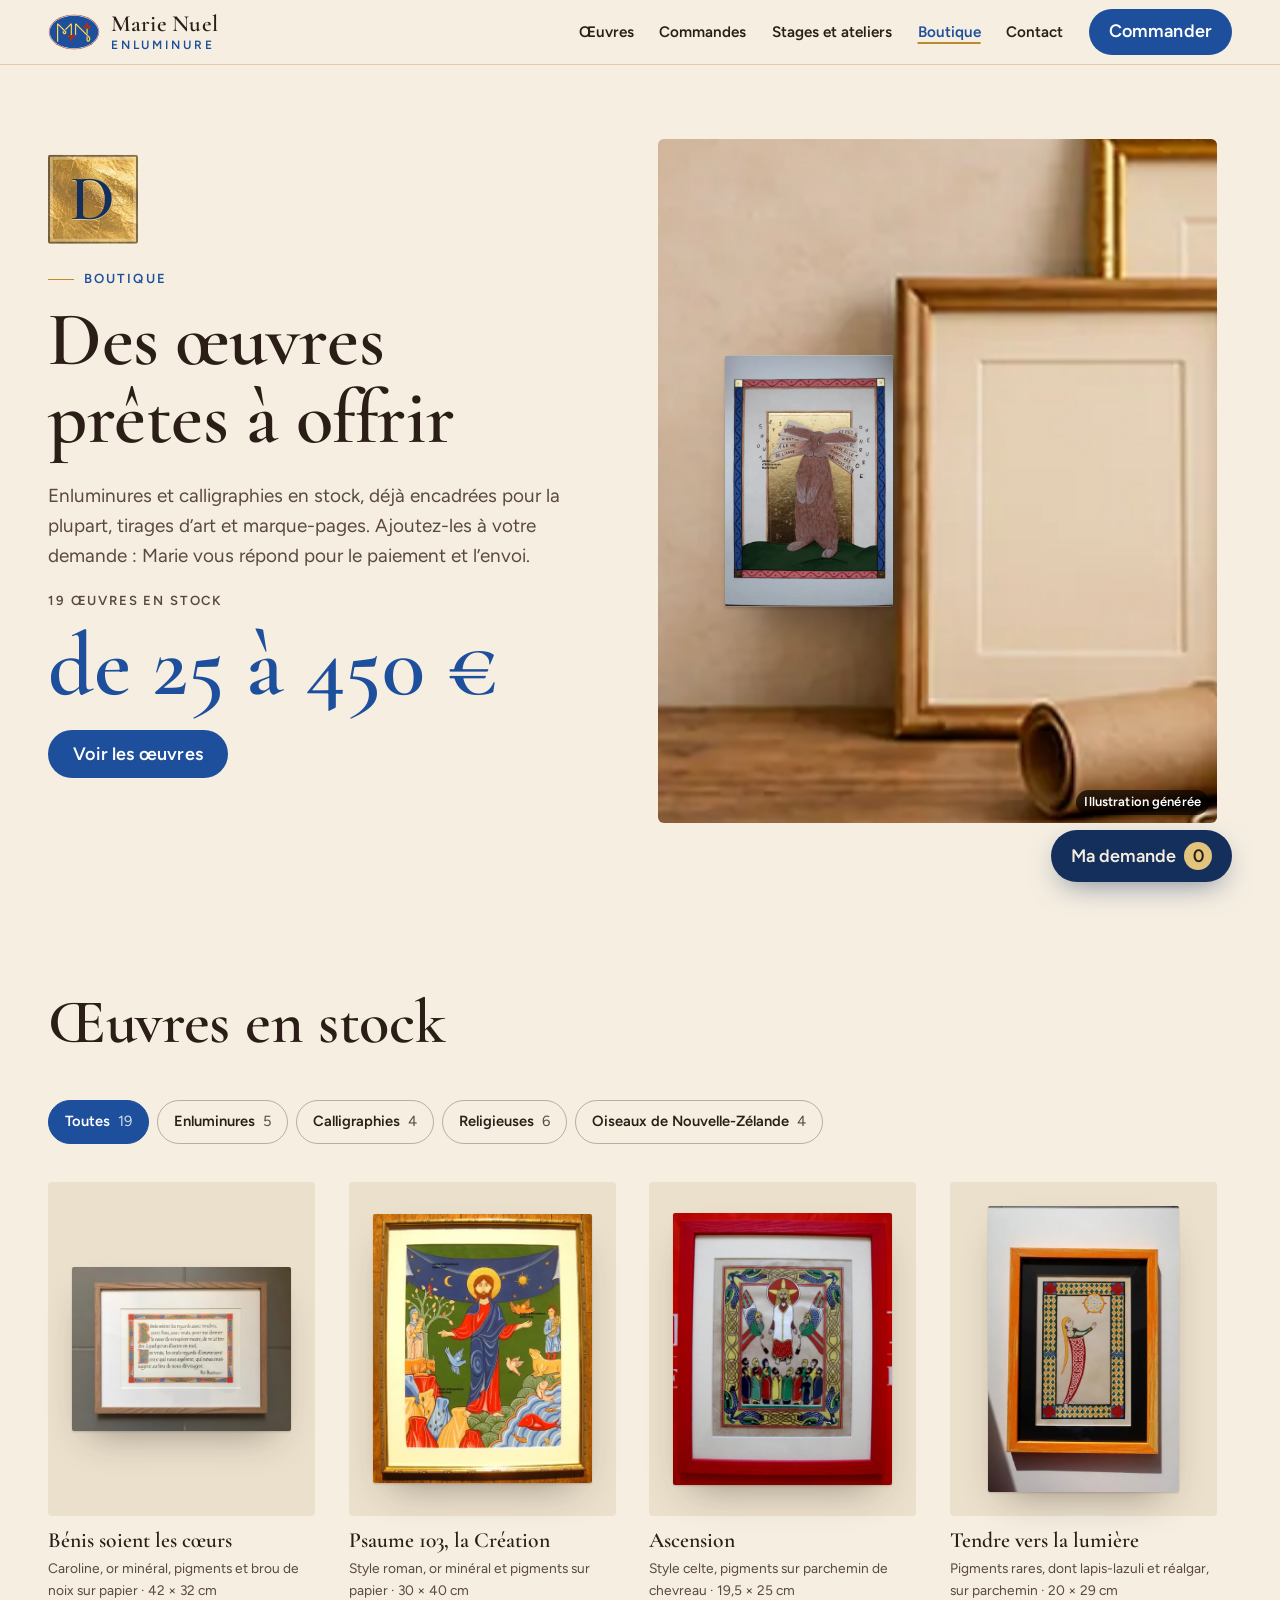
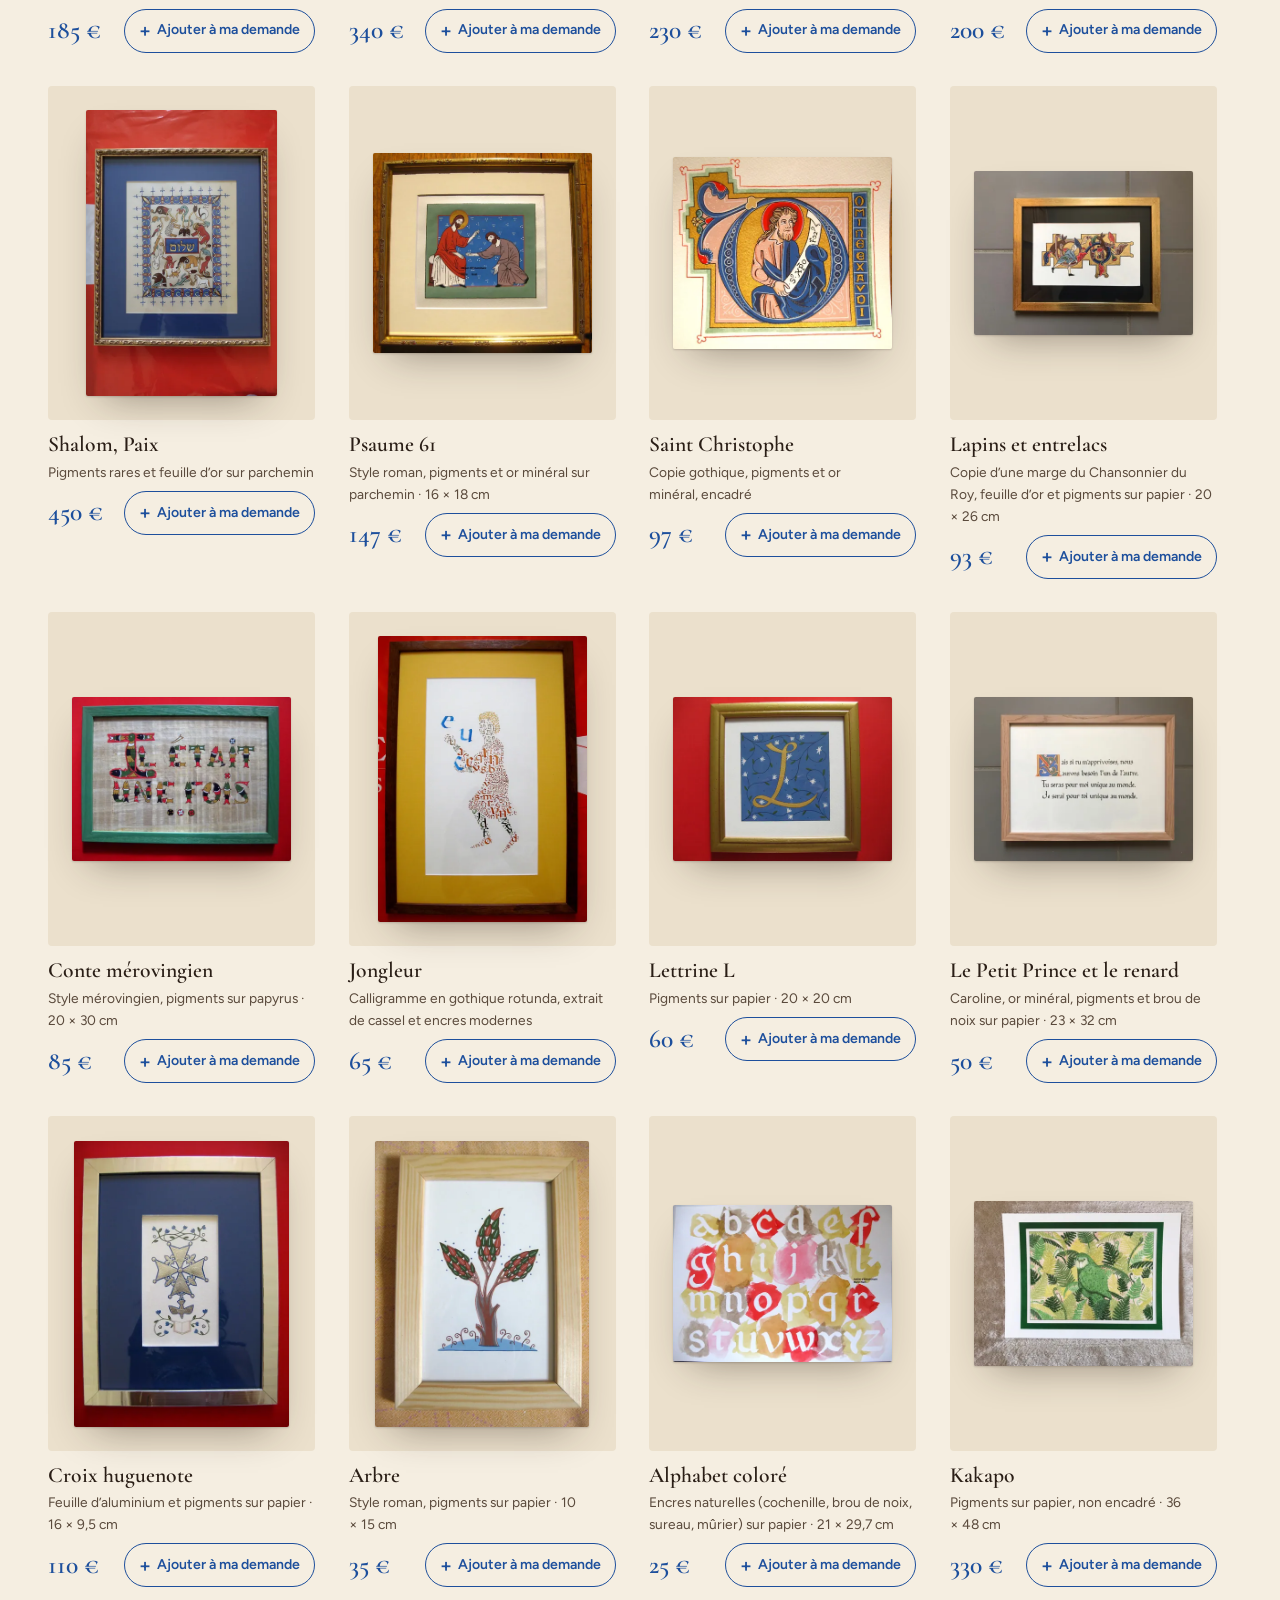
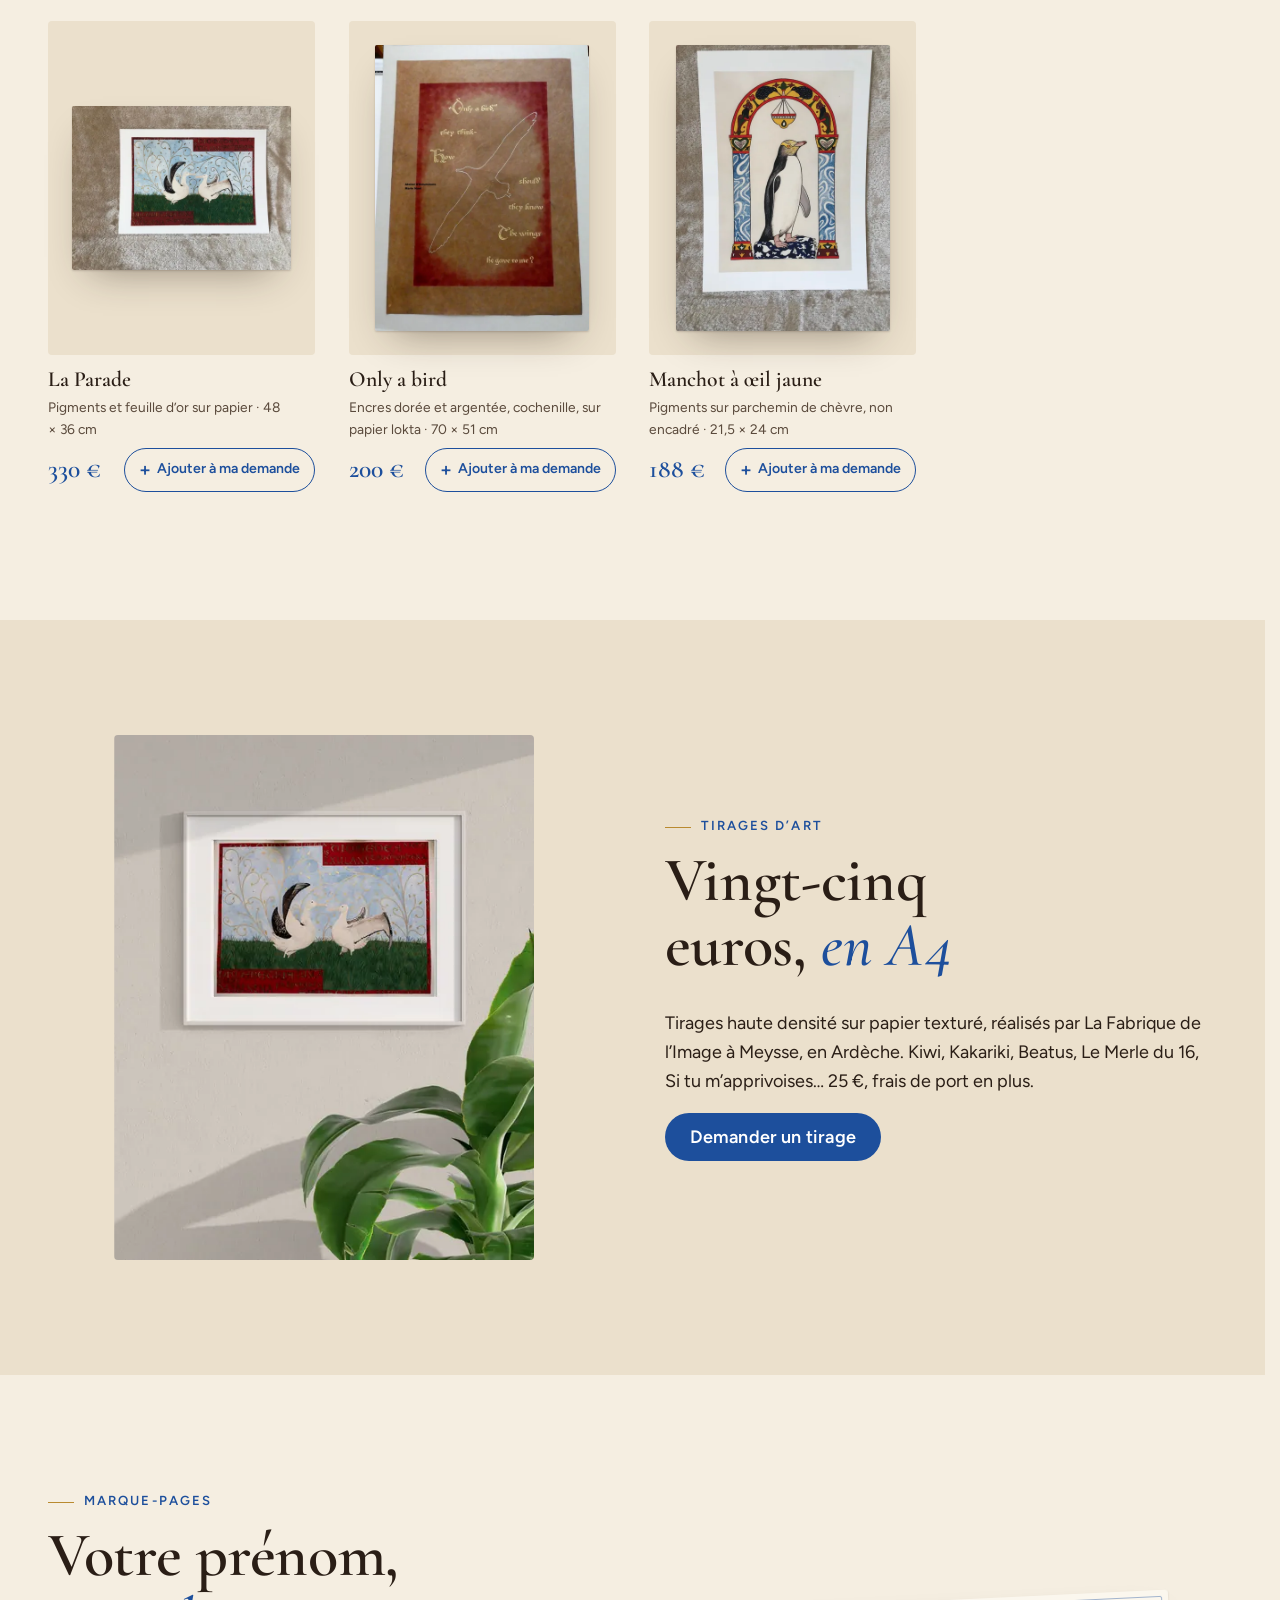
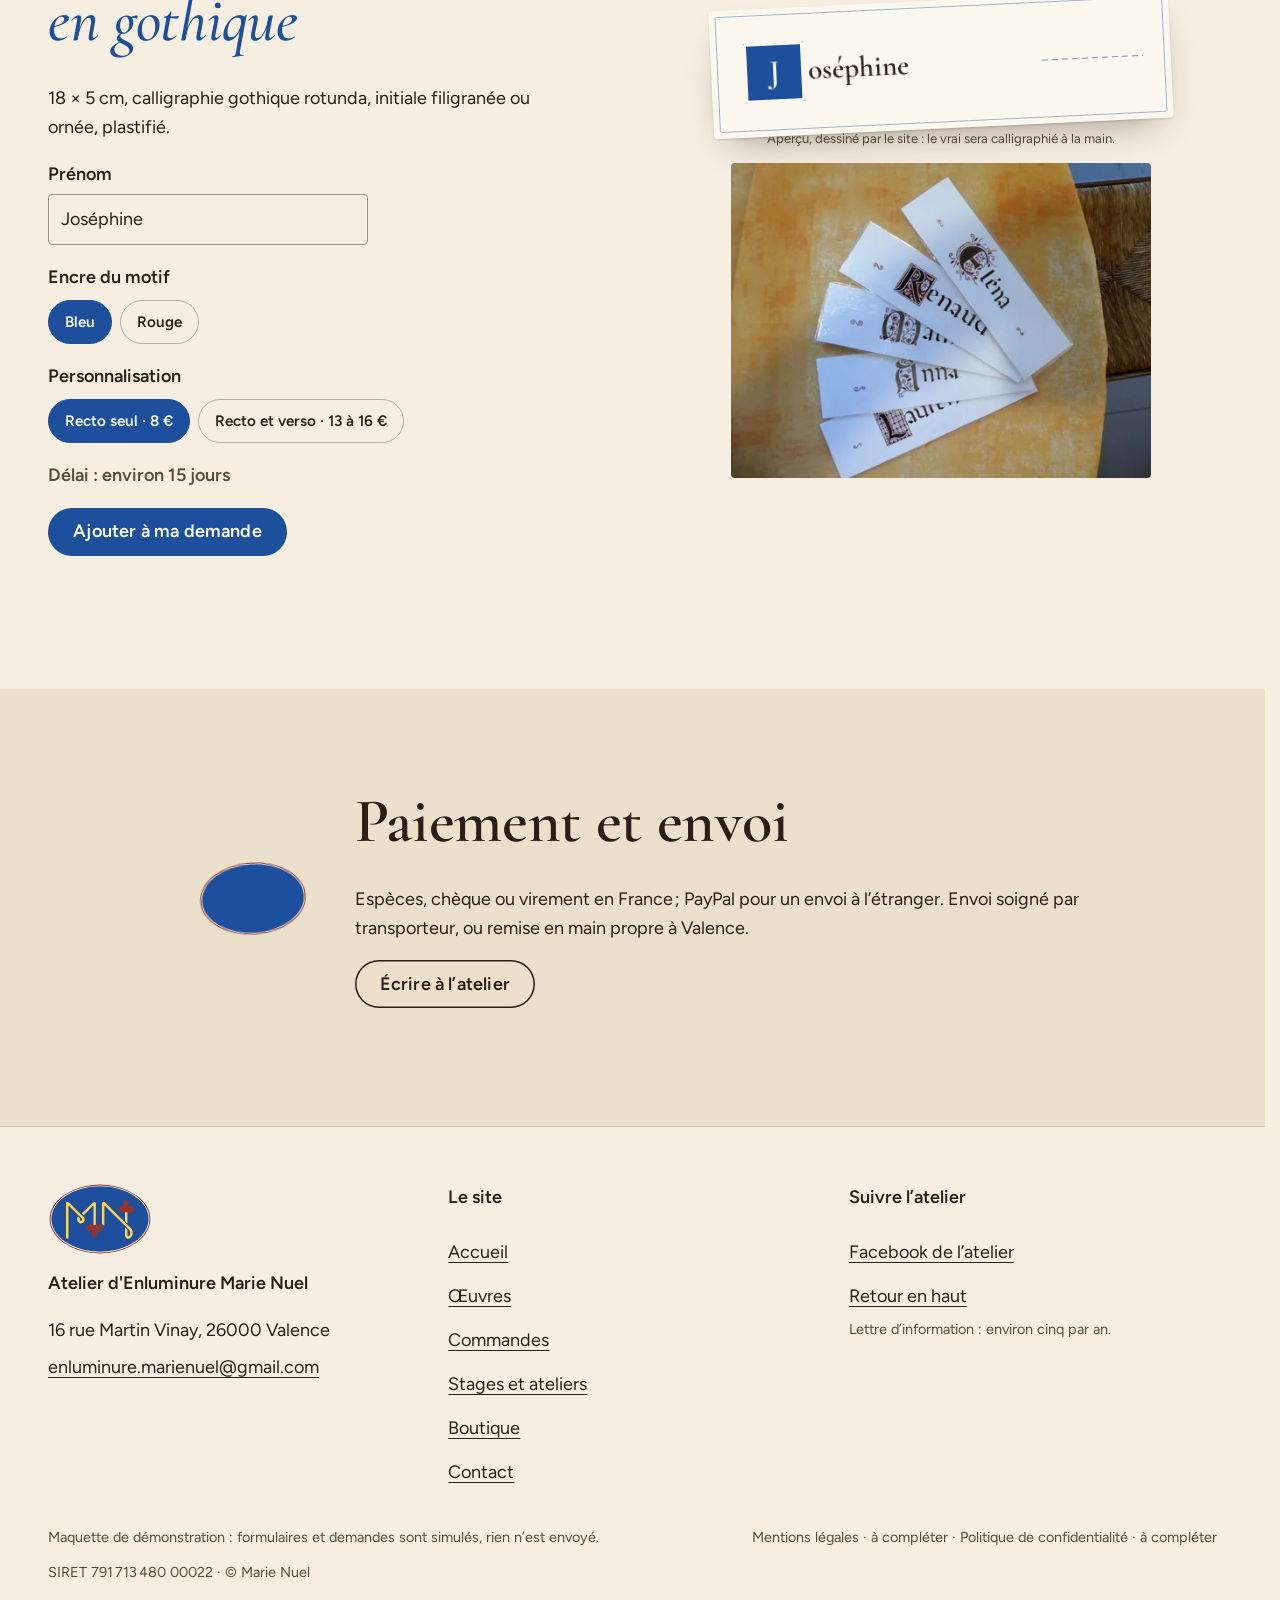
<file: boutique.html>
<!doctype html>
<html lang="fr" data-v="2" data-curseur>
<head>
<meta charset="utf-8">
<meta name="viewport" content="width=device-width, initial-scale=1, viewport-fit=cover">
<title>Boutique : enluminures encadrées, tirages et marque-pages</title>
<meta name="description" content="Des enluminures déjà encadrées et prêtes à offrir, des tirages d’art à 25 € et des marque-pages personnalisés.">
<meta name="robots" content="noindex, nofollow">
<link rel="canonical" href="https://enluminure-marienuel-maquette.vercel.app/boutique">
<style>:root{--fond:#f5eee1;--texte:#2a1e16;--voile-fond:#1d4f9c;--ouverture-fond:#f5eee1;--menu-fond:#f5eee1}:root { --entete-h: 72px; --barres-h: 0px; } html { background: var(--fond); color: var(--texte); scrollbar-gutter: stable; } body { margin: 0; background: var(--fond); } html.js:not(.secours):not([data-arrivee="retour"]) [data-anime] { opacity: 0; } html.js:not(.secours):not([data-arrivee="retour"]) [data-anime].vu { opacity: 1; } [data-voile] { position: fixed; inset: 0; z-index: 900; background: var(--voile-fond); transform: translateY(100%); visibility: hidden; pointer-events: none; } html[data-arrivee="voile"]:not(.voile-leve):not(.secours) [data-voile] { transform: none; visibility: visible; } html.secours [data-voile] { visibility: hidden !important; } .ouverture-panneau { position: fixed; inset: 0; z-index: 850; display: none; place-content: center; justify-items: center; background: var(--ouverture-fond, var(--voile-fond)); color: var(--fond); text-align: center; } html.js[data-arrivee="intro"]:not(.secours):not(.intro-finie) .ouverture-panneau { display: grid; } html.defilement-bloque, html.defilement-bloque body, html.js[data-arrivee="intro"]:not(.secours):not(.intro-finie), html.js[data-arrivee="intro"]:not(.secours):not(.intro-finie) body, html[data-arrivee="voile"]:not(.voile-leve):not(.secours), html[data-arrivee="voile"]:not(.voile-leve):not(.secours) body { overflow: hidden; } html.js[data-arrivee="intro"]:not(.secours):not(.intro-finie) { background-color: var(--ouverture-fond, var(--voile-fond)); } html[data-arrivee="voile"]:not(.voile-leve):not(.secours) { background-color: var(--voile-fond); }</style>
<script>(function () {
var d = document.documentElement, ss = null, ls = null;
try { ss = window.sessionStorage; ls = window.localStorage; } catch (e) {}
d.classList.add('js');
var nav = performance.getEntriesByType ? performance.getEntriesByType('navigation')[0] : null;
var type = nav ? nav.type : 'navigate';
var depart = null;
try { depart = JSON.parse(ss.getItem('socle:depart') || 'null'); ss.removeItem('socle:depart'); } catch (e) {}
if (depart && !(Date.now() - depart.t < 15000)) depart = null;
var mode = type === 'back_forward' ? 'retour' : type === 'reload' ? 'intro' : depart ? 'voile' : 'intro';
d.setAttribute('data-arrivee', mode);
if (mode === 'voile' && depart.couleur) d.style.setProperty('--voile-fond', depart.couleur);
if (type === 'reload' && 'scrollRestoration' in history) {
history.scrollRestoration = 'manual';
}
try {
var choisie = ls && ls.getItem('socle:langue');
var langue = (d.lang || '').slice(0, 2);
if (choisie && choisie !== langue && type === 'navigate' && !depart) {
var alt = document.querySelector('link[rel="alternate"][hreflang="' + choisie + '"]');
if (alt) location.replace(new URL(alt.href).pathname + location.search + location.hash);
}
} catch (e) {}
setTimeout(function () { if (!d.classList.contains('demarre')) d.classList.add('secours'); }, 2000);
})();</script>
<link rel="preload" href="/assets/fonts/cormorant-garamond-latin-600-normal.woff2" as="font" type="font/woff2" crossorigin>
<link rel="preload" href="/assets/fonts/figtree-latin-400-normal.woff2" as="font" type="font/woff2" crossorigin>
<link rel="stylesheet" href="/assets/css/socle.css?v=2">
<link rel="stylesheet" href="/assets/css/site.css?v=2">
<link rel="modulepreload" href="/assets/js/site.js?v=2">
<link rel="modulepreload" href="/assets/js/socle/index.js?v=2">
<script src="/assets/vendor/gsap.min.js" defer></script>
<script src="/assets/vendor/ScrollTrigger.min.js" defer></script>
<script src="/assets/vendor/SplitText.min.js" defer></script>
<script type="module" src="/assets/js/site.js?v=2"></script>
<meta name="theme-color" content="#f5eee1">
<link rel="icon" href="/assets/images/favicon.svg" type="image/svg+xml">
<link rel="apple-touch-icon" href="/assets/images/apple-touch-icon.png">
<meta property="og:type" content="website">
<meta property="og:site_name" content="Atelier d&#39;Enluminure Marie Nuel">
<meta property="og:locale" content="fr_FR">
<meta property="og:title" content="Boutique : enluminures encadrées, tirages et marque-pages">
<meta property="og:description" content="Des enluminures déjà encadrées et prêtes à offrir, des tirages d’art à 25 € et des marque-pages personnalisés.">
<meta property="og:url" content="https://enluminure-marienuel-maquette.vercel.app/boutique">
<meta property="og:image" content="https://enluminure-marienuel-maquette.vercel.app/assets/partage/boutique-fr.jpg">
<meta property="og:image:width" content="1200">
<meta property="og:image:height" content="630">
<meta property="og:image:alt" content="Boutique de l’atelier : œuvres encadrées et tirages">
<meta name="twitter:card" content="summary_large_image">
<script type="application/ld+json">{"@context":"https://schema.org","@type":"LocalBusiness","name":"Atelier d'Enluminure Marie Nuel","url":"https://enluminure-marienuel-maquette.vercel.app/","email":"enluminure.marienuel@gmail.com","description":"Enluminures et calligraphies sur mesure, à l'or et aux pigments, stages et ateliers d'enluminure à Valence (Drôme).","address":{"@type":"PostalAddress","streetAddress":"16 rue Martin Vinay","postalCode":"26000","addressLocality":"Valence","addressCountry":"FR"},"sameAs":["https://www.facebook.com/enluminuremarienuel/"]}</script>
</head>
<body id="haut">
<div data-voile data-forme="iris" aria-hidden="true"><div class="voile-contenu"><img src="/assets/images/logo.svg" alt="" width="84" height="58"><span data-voile-libelle>Boutique</span></div></div>
<div class="ouverture-panneau" data-ouverture aria-hidden="true">
  <svg class="reglure" viewBox="0 0 1000 600" preserveAspectRatio="none" aria-hidden="true"><path d="M120 0 V600 M880 0 V600 M0 170 H1000 M0 430 H1000" pathLength="1"/></svg>
  <svg class="mono ouverture-mono" viewBox="0 0 1070 740" role="img" aria-label="Monogramme MN de l’atelier" data-ouverture-objet>
  <defs><mask id="intro-m" maskUnits="userSpaceOnUse" x="0" y="0" width="1070" height="740"><path class="mono-trait" style="--i:0" d="M197,570 L197,203" pathLength="1" fill="none" stroke="#fff" stroke-width="50" stroke-linecap="round" stroke-linejoin="round"/><path class="mono-trait" style="--i:1" d="M205,200 L357,352 Q380,375 362,400 Q343,418 320,400 Q302,380 318,356" pathLength="1" fill="none" stroke="#fff" stroke-width="50" stroke-linecap="round" stroke-linejoin="round"/><path class="mono-trait" style="--i:2" d="M356,320 L472,204 L478,214 L478,434" pathLength="1" fill="none" stroke="#fff" stroke-width="50" stroke-linecap="round" stroke-linejoin="round"/><path class="mono-trait" style="--i:3" d="M568,434 L568,200" pathLength="1" fill="none" stroke="#fff" stroke-width="50" stroke-linecap="round" stroke-linejoin="round"/><path class="mono-trait" style="--i:4" d="M577,200 L842,462 Q872,494 862,536 Q848,572 818,568 Q798,560 800,538 L800,456" pathLength="1" fill="none" stroke="#fff" stroke-width="50" stroke-linecap="round" stroke-linejoin="round"/><path class="mono-trait" style="--i:5" d="M805,298 L805,414" pathLength="1" fill="none" stroke="#fff" stroke-width="50" stroke-linecap="round" stroke-linejoin="round"/></mask>
  <linearGradient id="intro-or" x1="0" y1="0" x2="1" y2="1"><stop offset="0" stop-color="#ffd54f"/><stop class="mono-eclat" offset=".5" stop-color="#fff6cf"/><stop offset="1" stop-color="#f1c232"/></linearGradient></defs>
  <ellipse class="mono-bord" cx="535" cy="370" rx="518" ry="354" fill="#9a3328"/>
  <ellipse cx="535" cy="370" rx="508" ry="344" fill="#fffaf0"/>
  <ellipse class="mono-fond" cx="535" cy="370" rx="500" ry="336" fill="#1d4f9c"/>
  <path class="mono-or" d="M794,300 L792,303 L792,391 L815,414 L817,414 L817,304 L814,300ZM475,195 L469,197 L462,202 L350,312 L350,315 L365,329 L369,329 L466,232 L468,235 L468,430 L487,431 L492,430 L493,207 L490,199 L487,196ZM562,198 L558,202 L555,209 L555,422 L557,425 L567,430 L576,437 L580,438 L580,232 L582,231 L836,484 L842,493 L846,504 L846,520 L842,531 L837,539 L828,547 L823,547 L817,538 L817,480 L794,456 L792,456 L792,541 L795,551 L804,565 L817,572 L834,572 L846,566 L854,559 L860,551 L866,539 L871,519 L871,504 L868,489 L862,476 L857,469 L841,452 L818,432 L582,195 L571,194ZM192,194 L187,198 L185,202 L185,565 L187,569 L192,573 L202,573 L208,568 L210,562 L210,232 L212,231 L350,368 L351,378 L347,385 L340,389 L336,388 L331,384 L327,377 L326,372 L329,367 L329,364 L312,347 L309,347 L304,352 L300,361 L299,377 L307,397 L317,409 L324,413 L335,416 L348,415 L361,409 L370,400 L375,391 L377,384 L377,366 L372,352 L340,323 L216,199 L204,194Z" fill="url(#intro-or)" mask="url(#intro-m)"/>
  <path class="mono-fleurons" d="M432,416 L429,422 L419,434 L405,445 L382,457 L381,460 L385,461 L402,474 L414,488 L419,501 L421,501 L430,491 L438,487 L448,488 L454,494 L455,505 L450,517 L442,524 L442,527 L449,531 L462,544 L470,556 L475,570 L478,570 L479,565 L488,550 L507,530 L513,527 L513,524 L503,515 L500,509 L499,499 L501,493 L509,487 L517,487 L527,493 L533,501 L536,501 L539,493 L551,476 L565,463 L573,459 L574,456 L566,454 L544,442 L527,426 L523,420 L520,420 L515,424 L501,430 L491,432 L464,432 L448,427 L441,423 L434,416ZM800,159 L798,167 L787,186 L774,199 L766,204 L766,206 L774,213 L778,220 L778,237 L773,242 L769,244 L764,244 L755,240 L746,230 L744,230 L742,238 L736,247 L723,260 L706,272 L706,274 L722,281 L733,288 L748,301 L758,312 L761,312 L767,306 L778,301 L796,298 L811,298 L828,301 L847,311 L853,302 L860,295 L879,282 L899,274 L899,272 L895,271 L886,265 L877,256 L867,243 L860,228 L858,228 L856,232 L848,240 L842,243 L832,243 L826,238 L824,234 L825,220 L830,212 L838,206 L838,204 L832,201 L813,181 L807,172 L802,159Z" fill="#9a3328"/>
</svg>
  <p class="ouverture-nom">Marie Nuel</p>
  <p class="ouverture-ligne">Enluminure et calligraphie</p>
</div>
<a class="evitement" href="#contenu">Aller au contenu</a>
<header data-entete>
  <div class="entete-rangee">
    <a class="entete-logo" href="/" data-libelle="Accueil">
      <img src="/assets/images/logo.svg" alt="" width="52" height="36"><span class="entete-nom"><span class="entete-nom-haut">Marie Nuel</span><span class="entete-nom-bas">Enluminure</span></span>
    </a>
    <nav data-nav aria-label="Navigation principale">
      <ul><li><a href="/oeuvres" data-libelle="Œuvres">Œuvres</a></li><li><a href="/commandes" data-libelle="Commandes">Commandes</a></li><li><a href="/stages" data-libelle="Stages et ateliers">Stages et ateliers</a></li><li><a href="/boutique" data-libelle="Boutique" aria-current="page">Boutique</a></li><li><a href="/contact" data-libelle="Contact">Contact</a></li></ul>
    </nav>
    <div class="entete-actions">
      <a class="bouton" href="/commandes#composer" data-libelle="Commandes">Commander</a>
      <button type="button" data-menu-bouton aria-controls="menu" aria-expanded="false" data-libelle-ouvrir="Menu" data-libelle-fermer="Fermer"><span data-libelle-bouton>Menu</span></button>
      <a class="menu-sansjs" href="#menu" data-menu-lien>Menu</a>
    </div>
  </div>
</header>
<script>/* Avant le premier affichage : rangées de la navigation (même règle que ajusterNav dans assets/js/socle/entete.js)
   et hauteur réelle de l'en-tête, pour que rien ne saute quand le JavaScript du site prend la main. */
(function () {
  var h = document.documentElement, u = document.querySelector('[data-nav] ul'), e = document.querySelector('[data-entete]');
  if (u) {
    var deborde = function () { return u.scrollWidth > u.clientWidth + 1; }, c = deborde();
    if (c && window.matchMedia('(min-width: 900px)').matches) {
      h.classList.add('nav-deux-rangees'); c = deborde();
      if (c) { h.classList.add('nav-deux-lignes'); var a = u.querySelector('a'); c = !a || u.getBoundingClientRect().height > a.getBoundingClientRect().height * 2.5; }
      if (c) h.classList.remove('nav-deux-rangees', 'nav-deux-lignes');
    }
    if (c) h.classList.add('nav-compacte');
  }
  if (e) h.style.setProperty('--entete-h', Math.round(e.getBoundingClientRect().height) + 'px');
})();</script>
<span id="menu-ferme" aria-hidden="true"></span>
<div id="menu" data-menu role="dialog" aria-modal="true" aria-label="Menu">
  <p class="menu-sansjs-fermer"><a href="#menu-ferme">Fermer</a></p>
  <ul><li style="--i:0"><a href="/" class="menu-lien" data-libelle="Accueil">Accueil</a></li><li style="--i:1"><a href="/oeuvres" class="menu-lien" data-libelle="Œuvres">Œuvres</a></li><li style="--i:2"><a href="/commandes" class="menu-lien" data-libelle="Commandes">Commandes</a></li><li style="--i:3"><a href="/stages" class="menu-lien" data-libelle="Stages et ateliers">Stages et ateliers</a></li><li style="--i:4"><a href="/boutique" class="menu-lien" data-libelle="Boutique" aria-current="page">Boutique</a></li><li style="--i:5"><a href="/contact" class="menu-lien" data-libelle="Contact">Contact</a></li></ul>
  <p><a class="bouton" href="/contact#ecrire" data-libelle="Contact">Écrire à l’atelier</a></p>
  <p class="menu-coord">16 rue Martin Vinay, 26000 Valence<br>enluminure.marienuel@gmail.com</p>
</div>
<main id="contenu" tabindex="-1">
<section class="ouv ouv--boutique" id="debut">
  <div class="ouv-texte">
    <span class="lettrine-or" data-effet="lettrine-or" data-grille="fil typo" aria-hidden="true"><span>D</span></span>
    <p class="surtitre" data-anime>Boutique</p>
    <h1 data-anime="lignes">Des œuvres prêtes à offrir</h1>
    <p class="ouv-chapo masque-ecran-bas" data-anime>Enluminures et calligraphies en stock, déjà encadrées pour la plupart, tirages d’art et marque-pages. Ajoutez-les à votre demande : Marie vous répond pour le paiement et l’envoi.</p>
    <p class="ouv-prix" data-anime data-info-cle><span>19 œuvres en stock</span><strong data-prix>de 25 à 450 €</strong></p>
    <p data-anime><a class="bouton" href="#catalogue" data-action-principale data-survol="magnetique">Voir les œuvres</a></p>
  </div>
  <div class="ouv-image">
    <figure class="media ouv-image-fond" data-grok data-fx="parallaxe" data-fx-force="6" style="--cadrage:50% 50%">
  <picture><source media="(max-width: 760px) and (orientation: portrait)" srcset="/assets/images/grok/boutique-ouverture-mobile-640.webp 640w, /assets/images/grok/boutique-ouverture-mobile-1080.webp 1080w" sizes="(max-width: 760px) 100vw, 50vw">
    <img src="/assets/images/grok/boutique-ouverture-1280.webp" srcset="/assets/images/grok/boutique-ouverture-640.webp 640w, /assets/images/grok/boutique-ouverture-1280.webp 1280w, /assets/images/grok/boutique-ouverture-1920.webp 1920w" sizes="(max-width: 760px) 100vw, 50vw" alt="Cadres vides, passe-partout et papier kraft" width="1280" height="720" fetchpriority="high" loading="eager" decoding="async">
  </picture><figcaption class="mention-ia">Illustration générée</figcaption>
</figure>
    <div class="ouv-image-oeuvre ouv-image-oeuvre--cadre oeuvre-pose" data-iris-centre><figure class="media " style="--cadrage:50% 50%;aspect-ratio:1333 / 2000">
  <picture>
    <img src="/assets/images/o-lapin-1200.webp" srcset="/assets/images/o-lapin-480.webp 480w, /assets/images/o-lapin-800.webp 800w, /assets/images/o-lapin-1200.webp 1200w" sizes="(max-width: 760px) 50vw, 20vw" alt="Lapin-livre, pigments et or sur papier" width="1200" height="1800" fetchpriority="high" loading="eager" decoding="async">
  </picture>
</figure></div>
  </div>
</section>
<section class="catalogue" id="catalogue">
  <div class="conteneur">
    <div class="catalogue-tete">
      <h2 data-anime="lignes">Œuvres en stock</h2>
      <div class="filtres" data-anime="cascade" role="group" aria-label="Œuvres en stock" data-filtres>
        <button type="button" class="filtre" data-filtre="tout" aria-pressed="true">Toutes <span>19</span></button>
        <button type="button" class="filtre" data-filtre="enluminure" aria-pressed="false">Enluminures <span>5</span></button><button type="button" class="filtre" data-filtre="calligraphie" aria-pressed="false">Calligraphies <span>4</span></button><button type="button" class="filtre" data-filtre="religieux" aria-pressed="false">Religieuses <span>6</span></button><button type="button" class="filtre" data-filtre="oiseaux" aria-pressed="false">Oiseaux de Nouvelle-Zélande <span>4</span></button>
      </div>
    </div>
    <ul class="produits" data-grille-oeuvres>
      <li id="b-benis3" class="grille-item produit-carte" data-categorie="calligraphie">
        <div class="oeuvre-pose " style="--r:2000 / 1500"><figure class="media " style="--cadrage:50% 50%;aspect-ratio:2000 / 1500">
  <picture>
    <img src="/assets/images/b-benis3-800.webp" srcset="/assets/images/b-benis3-480.webp 480w, /assets/images/b-benis3-800.webp 800w" sizes="(max-width: 760px) 46vw, 24vw" alt="Bénis soient les cœurs" width="800" height="600" loading="lazy" decoding="async">
  </picture>
</figure></div>
        <p class="produit-titre">Bénis soient les cœurs</p>
        <p class="produit-ligne">Caroline, or minéral, pigments et brou de noix sur papier · 42 × 32 cm</p>
        <p class="produit-pied"><span class="produit-prix" data-prix>185 €</span>
          <button type="button" class="ajouter" data-grille="retour" data-ajouter="benis3" data-titre="Bénis soient les cœurs" data-prix-valeur="185" data-image="/assets/images/b-benis3-480.webp" aria-pressed="false"><span class="ajouter-plus" aria-hidden="true">+</span><span data-libelle-ajout="Ajouter à ma demande" data-libelle-ajoute="Dans ma demande">Ajouter à ma demande</span></button></p>
      </li><li id="b-psaume103c" class="grille-item produit-carte" data-categorie="religieux">
        <div class="oeuvre-pose " style="--r:1208 / 1480"><figure class="media " style="--cadrage:50% 50%;aspect-ratio:1208 / 1480">
  <picture>
    <img src="/assets/images/b-psaume103c-800.webp" srcset="/assets/images/b-psaume103c-480.webp 480w, /assets/images/b-psaume103c-800.webp 800w" sizes="(max-width: 760px) 46vw, 24vw" alt="Psaume 103, la Création" width="800" height="980" loading="lazy" decoding="async">
  </picture>
</figure></div>
        <p class="produit-titre">Psaume 103, la Création</p>
        <p class="produit-ligne">Style roman, or minéral et pigments sur papier · 30 × 40 cm</p>
        <p class="produit-pied"><span class="produit-prix" data-prix>340 €</span>
          <button type="button" class="ajouter" data-grille="retour" data-ajouter="psaume103c" data-titre="Psaume 103, la Création" data-prix-valeur="340" data-image="/assets/images/b-psaume103c-480.webp" aria-pressed="false"><span class="ajouter-plus" aria-hidden="true">+</span><span data-libelle-ajout="Ajouter à ma demande" data-libelle-ajoute="Dans ma demande">Ajouter à ma demande</span></button></p>
      </li><li id="b-ascension" class="grille-item produit-carte" data-categorie="religieux">
        <div class="oeuvre-pose " style="--r:1612 / 2000"><figure class="media " style="--cadrage:50% 50%;aspect-ratio:1612 / 2000">
  <picture>
    <img src="/assets/images/b-ascension-800.webp" srcset="/assets/images/b-ascension-480.webp 480w, /assets/images/b-ascension-800.webp 800w" sizes="(max-width: 760px) 46vw, 24vw" alt="Ascension" width="800" height="993" loading="lazy" decoding="async">
  </picture>
</figure></div>
        <p class="produit-titre">Ascension</p>
        <p class="produit-ligne">Style celte, pigments sur parchemin de chevreau · 19,5 × 25 cm</p>
        <p class="produit-pied"><span class="produit-prix" data-prix>230 €</span>
          <button type="button" class="ajouter" data-grille="retour" data-ajouter="ascension" data-titre="Ascension" data-prix-valeur="230" data-image="/assets/images/b-ascension-480.webp" aria-pressed="false"><span class="ajouter-plus" aria-hidden="true">+</span><span data-libelle-ajout="Ajouter à ma demande" data-libelle-ajoute="Dans ma demande">Ajouter à ma demande</span></button></p>
      </li><li id="b-tendre" class="grille-item produit-carte" data-categorie="enluminure">
        <div class="oeuvre-pose " style="--r:1333 / 2000"><figure class="media " style="--cadrage:50% 50%;aspect-ratio:1333 / 2000">
  <picture>
    <img src="/assets/images/b-tendre-800.webp" srcset="/assets/images/b-tendre-480.webp 480w, /assets/images/b-tendre-800.webp 800w" sizes="(max-width: 760px) 46vw, 24vw" alt="Tendre vers la lumière" width="800" height="1200" loading="lazy" decoding="async">
  </picture>
</figure></div>
        <p class="produit-titre">Tendre vers la lumière</p>
        <p class="produit-ligne">Pigments rares, dont lapis-lazuli et réalgar, sur parchemin · 20 × 29 cm</p>
        <p class="produit-pied"><span class="produit-prix" data-prix>200 €</span>
          <button type="button" class="ajouter" data-grille="retour" data-ajouter="tendre" data-titre="Tendre vers la lumière" data-prix-valeur="200" data-image="/assets/images/b-tendre-480.webp" aria-pressed="false"><span class="ajouter-plus" aria-hidden="true">+</span><span data-libelle-ajout="Ajouter à ma demande" data-libelle-ajoute="Dans ma demande">Ajouter à ma demande</span></button></p>
      </li><li id="b-shalompaix" class="grille-item produit-carte" data-categorie="religieux">
        <div class="oeuvre-pose " style="--r:1333 / 2000"><figure class="media " style="--cadrage:50% 50%;aspect-ratio:1333 / 2000">
  <picture>
    <img src="/assets/images/b-shalompaix-800.webp" srcset="/assets/images/b-shalompaix-480.webp 480w, /assets/images/b-shalompaix-800.webp 800w" sizes="(max-width: 760px) 46vw, 24vw" alt="Shalom, Paix" width="800" height="1200" loading="lazy" decoding="async">
  </picture>
</figure></div>
        <p class="produit-titre">Shalom, Paix</p>
        <p class="produit-ligne">Pigments rares et feuille d’or sur parchemin</p>
        <p class="produit-pied"><span class="produit-prix" data-prix>450 €</span>
          <button type="button" class="ajouter" data-grille="retour" data-ajouter="shalompaix" data-titre="Shalom, Paix" data-prix-valeur="450" data-image="/assets/images/b-shalompaix-480.webp" aria-pressed="false"><span class="ajouter-plus" aria-hidden="true">+</span><span data-libelle-ajout="Ajouter à ma demande" data-libelle-ajoute="Dans ma demande">Ajouter à ma demande</span></button></p>
      </li><li id="b-psaume61" class="grille-item produit-carte" data-categorie="religieux">
        <div class="oeuvre-pose " style="--r:1342 / 1224"><figure class="media " style="--cadrage:50% 50%;aspect-ratio:1342 / 1224">
  <picture>
    <img src="/assets/images/b-psaume61-800.webp" srcset="/assets/images/b-psaume61-480.webp 480w, /assets/images/b-psaume61-800.webp 800w" sizes="(max-width: 760px) 46vw, 24vw" alt="Psaume 61" width="800" height="730" loading="lazy" decoding="async">
  </picture>
</figure></div>
        <p class="produit-titre">Psaume 61</p>
        <p class="produit-ligne">Style roman, pigments et or minéral sur parchemin · 16 × 18 cm</p>
        <p class="produit-pied"><span class="produit-prix" data-prix>147 €</span>
          <button type="button" class="ajouter" data-grille="retour" data-ajouter="psaume61" data-titre="Psaume 61" data-prix-valeur="147" data-image="/assets/images/b-psaume61-480.webp" aria-pressed="false"><span class="ajouter-plus" aria-hidden="true">+</span><span data-libelle-ajout="Ajouter à ma demande" data-libelle-ajoute="Dans ma demande">Ajouter à ma demande</span></button></p>
      </li><li id="b-christophe" class="grille-item produit-carte" data-categorie="religieux">
        <div class="oeuvre-pose " style="--r:1335 / 1165"><figure class="media " style="--cadrage:50% 50%;aspect-ratio:1335 / 1165">
  <picture>
    <img src="/assets/images/b-christophe-800.webp" srcset="/assets/images/b-christophe-480.webp 480w, /assets/images/b-christophe-800.webp 800w" sizes="(max-width: 760px) 46vw, 24vw" alt="Saint Christophe" width="800" height="698" loading="lazy" decoding="async">
  </picture>
</figure></div>
        <p class="produit-titre">Saint Christophe</p>
        <p class="produit-ligne">Copie gothique, pigments et or minéral, encadré</p>
        <p class="produit-pied"><span class="produit-prix" data-prix>97 €</span>
          <button type="button" class="ajouter" data-grille="retour" data-ajouter="christophe" data-titre="Saint Christophe" data-prix-valeur="97" data-image="/assets/images/b-christophe-480.webp" aria-pressed="false"><span class="ajouter-plus" aria-hidden="true">+</span><span data-libelle-ajout="Ajouter à ma demande" data-libelle-ajoute="Dans ma demande">Ajouter à ma demande</span></button></p>
      </li><li id="b-lapins" class="grille-item produit-carte" data-categorie="enluminure">
        <div class="oeuvre-pose " style="--r:2000 / 1500"><figure class="media " style="--cadrage:50% 50%;aspect-ratio:2000 / 1500">
  <picture>
    <img src="/assets/images/b-lapins-800.webp" srcset="/assets/images/b-lapins-480.webp 480w, /assets/images/b-lapins-800.webp 800w" sizes="(max-width: 760px) 46vw, 24vw" alt="Lapins et entrelacs" width="800" height="600" loading="lazy" decoding="async">
  </picture>
</figure></div>
        <p class="produit-titre">Lapins et entrelacs</p>
        <p class="produit-ligne">Copie d’une marge du Chansonnier du Roy, feuille d’or et pigments sur papier · 20 × 26 cm</p>
        <p class="produit-pied"><span class="produit-prix" data-prix>93 €</span>
          <button type="button" class="ajouter" data-grille="retour" data-ajouter="lapins" data-titre="Lapins et entrelacs" data-prix-valeur="93" data-image="/assets/images/b-lapins-480.webp" aria-pressed="false"><span class="ajouter-plus" aria-hidden="true">+</span><span data-libelle-ajout="Ajouter à ma demande" data-libelle-ajoute="Dans ma demande">Ajouter à ma demande</span></button></p>
      </li><li id="b-conte" class="grille-item produit-carte" data-categorie="enluminure">
        <div class="oeuvre-pose " style="--r:2000 / 1500"><figure class="media " style="--cadrage:50% 50%;aspect-ratio:2000 / 1500">
  <picture>
    <img src="/assets/images/b-conte-800.webp" srcset="/assets/images/b-conte-480.webp 480w, /assets/images/b-conte-800.webp 800w" sizes="(max-width: 760px) 46vw, 24vw" alt="Conte mérovingien" width="800" height="600" loading="lazy" decoding="async">
  </picture>
</figure></div>
        <p class="produit-titre">Conte mérovingien</p>
        <p class="produit-ligne">Style mérovingien, pigments sur papyrus · 20 × 30 cm</p>
        <p class="produit-pied"><span class="produit-prix" data-prix>85 €</span>
          <button type="button" class="ajouter" data-grille="retour" data-ajouter="conte" data-titre="Conte mérovingien" data-prix-valeur="85" data-image="/assets/images/b-conte-480.webp" aria-pressed="false"><span class="ajouter-plus" aria-hidden="true">+</span><span data-libelle-ajout="Ajouter à ma demande" data-libelle-ajoute="Dans ma demande">Ajouter à ma demande</span></button></p>
      </li><li id="b-jongleur" class="grille-item produit-carte" data-categorie="calligraphie">
        <div class="oeuvre-pose " style="--r:1462 / 2000"><figure class="media " style="--cadrage:50% 50%;aspect-ratio:1462 / 2000">
  <picture>
    <img src="/assets/images/b-jongleur-800.webp" srcset="/assets/images/b-jongleur-480.webp 480w, /assets/images/b-jongleur-800.webp 800w" sizes="(max-width: 760px) 46vw, 24vw" alt="Jongleur" width="800" height="1094" loading="lazy" decoding="async">
  </picture>
</figure></div>
        <p class="produit-titre">Jongleur</p>
        <p class="produit-ligne">Calligramme en gothique rotunda, extrait de cassel et encres modernes</p>
        <p class="produit-pied"><span class="produit-prix" data-prix>65 €</span>
          <button type="button" class="ajouter" data-grille="retour" data-ajouter="jongleur" data-titre="Jongleur" data-prix-valeur="65" data-image="/assets/images/b-jongleur-480.webp" aria-pressed="false"><span class="ajouter-plus" aria-hidden="true">+</span><span data-libelle-ajout="Ajouter à ma demande" data-libelle-ajoute="Dans ma demande">Ajouter à ma demande</span></button></p>
      </li><li id="b-lettrinel" class="grille-item produit-carte" data-categorie="enluminure">
        <div class="oeuvre-pose " style="--r:2000 / 1500"><figure class="media " style="--cadrage:50% 50%;aspect-ratio:2000 / 1500">
  <picture>
    <img src="/assets/images/b-lettrinel-800.webp" srcset="/assets/images/b-lettrinel-480.webp 480w, /assets/images/b-lettrinel-800.webp 800w" sizes="(max-width: 760px) 46vw, 24vw" alt="Lettrine L" width="800" height="600" loading="lazy" decoding="async">
  </picture>
</figure></div>
        <p class="produit-titre">Lettrine L</p>
        <p class="produit-ligne">Pigments sur papier · 20 × 20 cm</p>
        <p class="produit-pied"><span class="produit-prix" data-prix>60 €</span>
          <button type="button" class="ajouter" data-grille="retour" data-ajouter="lettrinel" data-titre="Lettrine L" data-prix-valeur="60" data-image="/assets/images/b-lettrinel-480.webp" aria-pressed="false"><span class="ajouter-plus" aria-hidden="true">+</span><span data-libelle-ajout="Ajouter à ma demande" data-libelle-ajoute="Dans ma demande">Ajouter à ma demande</span></button></p>
      </li><li id="b-petitprince" class="grille-item produit-carte" data-categorie="calligraphie">
        <div class="oeuvre-pose " style="--r:2000 / 1500"><figure class="media " style="--cadrage:50% 50%;aspect-ratio:2000 / 1500">
  <picture>
    <img src="/assets/images/b-petitprince-800.webp" srcset="/assets/images/b-petitprince-480.webp 480w, /assets/images/b-petitprince-800.webp 800w" sizes="(max-width: 760px) 46vw, 24vw" alt="Le Petit Prince et le renard" width="800" height="600" loading="lazy" decoding="async">
  </picture>
</figure></div>
        <p class="produit-titre">Le Petit Prince et le renard</p>
        <p class="produit-ligne">Caroline, or minéral, pigments et brou de noix sur papier · 23 × 32 cm</p>
        <p class="produit-pied"><span class="produit-prix" data-prix>50 €</span>
          <button type="button" class="ajouter" data-grille="retour" data-ajouter="petitprince" data-titre="Le Petit Prince et le renard" data-prix-valeur="50" data-image="/assets/images/b-petitprince-480.webp" aria-pressed="false"><span class="ajouter-plus" aria-hidden="true">+</span><span data-libelle-ajout="Ajouter à ma demande" data-libelle-ajoute="Dans ma demande">Ajouter à ma demande</span></button></p>
      </li><li id="b-huguenote" class="grille-item produit-carte" data-categorie="religieux">
        <div class="oeuvre-pose " style="--r:1500 / 2000"><figure class="media " style="--cadrage:50% 50%;aspect-ratio:1500 / 2000">
  <picture>
    <img src="/assets/images/b-huguenote-800.webp" srcset="/assets/images/b-huguenote-480.webp 480w, /assets/images/b-huguenote-800.webp 800w" sizes="(max-width: 760px) 46vw, 24vw" alt="Croix huguenote" width="800" height="1067" loading="lazy" decoding="async">
  </picture>
</figure></div>
        <p class="produit-titre">Croix huguenote</p>
        <p class="produit-ligne">Feuille d’aluminium et pigments sur papier · 16 × 9,5 cm</p>
        <p class="produit-pied"><span class="produit-prix" data-prix>110 €</span>
          <button type="button" class="ajouter" data-grille="retour" data-ajouter="huguenote" data-titre="Croix huguenote" data-prix-valeur="110" data-image="/assets/images/b-huguenote-480.webp" aria-pressed="false"><span class="ajouter-plus" aria-hidden="true">+</span><span data-libelle-ajout="Ajouter à ma demande" data-libelle-ajoute="Dans ma demande">Ajouter à ma demande</span></button></p>
      </li><li id="b-arbre" class="grille-item produit-carte" data-categorie="enluminure">
        <div class="oeuvre-pose " style="--r:1500 / 2000"><figure class="media " style="--cadrage:50% 50%;aspect-ratio:1500 / 2000">
  <picture>
    <img src="/assets/images/b-arbre-800.webp" srcset="/assets/images/b-arbre-480.webp 480w, /assets/images/b-arbre-800.webp 800w" sizes="(max-width: 760px) 46vw, 24vw" alt="Arbre" width="800" height="1067" loading="lazy" decoding="async">
  </picture>
</figure></div>
        <p class="produit-titre">Arbre</p>
        <p class="produit-ligne">Style roman, pigments sur papier · 10 × 15 cm</p>
        <p class="produit-pied"><span class="produit-prix" data-prix>35 €</span>
          <button type="button" class="ajouter" data-grille="retour" data-ajouter="arbre" data-titre="Arbre" data-prix-valeur="35" data-image="/assets/images/b-arbre-480.webp" aria-pressed="false"><span class="ajouter-plus" aria-hidden="true">+</span><span data-libelle-ajout="Ajouter à ma demande" data-libelle-ajoute="Dans ma demande">Ajouter à ma demande</span></button></p>
      </li><li id="b-alphabet" class="grille-item produit-carte" data-categorie="calligraphie">
        <div class="oeuvre-pose " style="--r:2000 / 1439"><figure class="media " style="--cadrage:50% 50%;aspect-ratio:2000 / 1439">
  <picture>
    <img src="/assets/images/b-alphabet-800.webp" srcset="/assets/images/b-alphabet-480.webp 480w, /assets/images/b-alphabet-800.webp 800w" sizes="(max-width: 760px) 46vw, 24vw" alt="Alphabet coloré" width="800" height="576" loading="lazy" decoding="async">
  </picture>
</figure></div>
        <p class="produit-titre">Alphabet coloré</p>
        <p class="produit-ligne">Encres naturelles (cochenille, brou de noix, sureau, mûrier) sur papier · 21 × 29,7 cm</p>
        <p class="produit-pied"><span class="produit-prix" data-prix>25 €</span>
          <button type="button" class="ajouter" data-grille="retour" data-ajouter="alphabet" data-titre="Alphabet coloré" data-prix-valeur="25" data-image="/assets/images/b-alphabet-480.webp" aria-pressed="false"><span class="ajouter-plus" aria-hidden="true">+</span><span data-libelle-ajout="Ajouter à ma demande" data-libelle-ajoute="Dans ma demande">Ajouter à ma demande</span></button></p>
      </li><li id="b-kakapo" class="grille-item produit-carte" data-categorie="oiseaux">
        <div class="oeuvre-pose " style="--r:2000 / 1500"><figure class="media " style="--cadrage:50% 50%;aspect-ratio:2000 / 1500">
  <picture>
    <img src="/assets/images/b-kakapo-800.webp" srcset="/assets/images/b-kakapo-480.webp 480w, /assets/images/b-kakapo-800.webp 800w" sizes="(max-width: 760px) 46vw, 24vw" alt="Kakapo" width="800" height="600" loading="lazy" decoding="async">
  </picture>
</figure></div>
        <p class="produit-titre">Kakapo</p>
        <p class="produit-ligne">Pigments sur papier, non encadré · 36 × 48 cm</p>
        <p class="produit-pied"><span class="produit-prix" data-prix>330 €</span>
          <button type="button" class="ajouter" data-grille="retour" data-ajouter="kakapo" data-titre="Kakapo" data-prix-valeur="330" data-image="/assets/images/b-kakapo-480.webp" aria-pressed="false"><span class="ajouter-plus" aria-hidden="true">+</span><span data-libelle-ajout="Ajouter à ma demande" data-libelle-ajoute="Dans ma demande">Ajouter à ma demande</span></button></p>
      </li><li id="b-paradeb" class="grille-item produit-carte" data-categorie="oiseaux">
        <div class="oeuvre-pose " style="--r:2000 / 1500"><figure class="media " style="--cadrage:50% 50%;aspect-ratio:2000 / 1500">
  <picture>
    <img src="/assets/images/b-paradeb-800.webp" srcset="/assets/images/b-paradeb-480.webp 480w, /assets/images/b-paradeb-800.webp 800w" sizes="(max-width: 760px) 46vw, 24vw" alt="La Parade" width="800" height="600" loading="lazy" decoding="async">
  </picture>
</figure></div>
        <p class="produit-titre">La Parade</p>
        <p class="produit-ligne">Pigments et feuille d’or sur papier · 48 × 36 cm</p>
        <p class="produit-pied"><span class="produit-prix" data-prix>330 €</span>
          <button type="button" class="ajouter" data-grille="retour" data-ajouter="paradeb" data-titre="La Parade" data-prix-valeur="330" data-image="/assets/images/b-paradeb-480.webp" aria-pressed="false"><span class="ajouter-plus" aria-hidden="true">+</span><span data-libelle-ajout="Ajouter à ma demande" data-libelle-ajoute="Dans ma demande">Ajouter à ma demande</span></button></p>
      </li><li id="b-onlybirdb" class="grille-item produit-carte" data-categorie="oiseaux">
        <div class="oeuvre-pose " style="--r:1500 / 2000"><figure class="media " style="--cadrage:50% 50%;aspect-ratio:1500 / 2000">
  <picture>
    <img src="/assets/images/b-onlybirdb-800.webp" srcset="/assets/images/b-onlybirdb-480.webp 480w, /assets/images/b-onlybirdb-800.webp 800w" sizes="(max-width: 760px) 46vw, 24vw" alt="Only a bird" width="800" height="1067" loading="lazy" decoding="async">
  </picture>
</figure></div>
        <p class="produit-titre">Only a bird</p>
        <p class="produit-ligne">Encres dorée et argentée, cochenille, sur papier lokta · 70 × 51 cm</p>
        <p class="produit-pied"><span class="produit-prix" data-prix>200 €</span>
          <button type="button" class="ajouter" data-grille="retour" data-ajouter="onlybirdb" data-titre="Only a bird" data-prix-valeur="200" data-image="/assets/images/b-onlybirdb-480.webp" aria-pressed="false"><span class="ajouter-plus" aria-hidden="true">+</span><span data-libelle-ajout="Ajouter à ma demande" data-libelle-ajoute="Dans ma demande">Ajouter à ma demande</span></button></p>
      </li><li id="b-manchotb" class="grille-item produit-carte" data-categorie="oiseaux">
        <div class="oeuvre-pose " style="--r:1500 / 2000"><figure class="media " style="--cadrage:50% 50%;aspect-ratio:1500 / 2000">
  <picture>
    <img src="/assets/images/b-manchotb-800.webp" srcset="/assets/images/b-manchotb-480.webp 480w, /assets/images/b-manchotb-800.webp 800w" sizes="(max-width: 760px) 46vw, 24vw" alt="Manchot à œil jaune" width="800" height="1067" loading="lazy" decoding="async">
  </picture>
</figure></div>
        <p class="produit-titre">Manchot à œil jaune</p>
        <p class="produit-ligne">Pigments sur parchemin de chèvre, non encadré · 21,5 × 24 cm</p>
        <p class="produit-pied"><span class="produit-prix" data-prix>188 €</span>
          <button type="button" class="ajouter" data-grille="retour" data-ajouter="manchotb" data-titre="Manchot à œil jaune" data-prix-valeur="188" data-image="/assets/images/b-manchotb-480.webp" aria-pressed="false"><span class="ajouter-plus" aria-hidden="true">+</span><span data-libelle-ajout="Ajouter à ma demande" data-libelle-ajoute="Dans ma demande">Ajouter à ma demande</span></button></p>
      </li>
    </ul>
  </div>
</section>
<section class="tirages" id="tirages">
  <div class="conteneur bloc-deux-grille">
    <figure class="media bloc-deux-image tirages-image" data-anime="rideau" style="--cadrage:50% 50%;aspect-ratio:4 / 5">
  <picture>
    <img src="/assets/images/tirages-800.webp" srcset="/assets/images/tirages-480.webp 480w, /assets/images/tirages-800.webp 800w" sizes="(max-width: 760px) 80vw, 34vw" alt="Tirage d’art d’une enluminure, posé contre un mur" width="800" height="976" loading="lazy" decoding="async">
  </picture>
</figure>
    <div>
      <p class="surtitre" data-anime>Tirages d’art</p>
      <h2 data-anime="lignes">Vingt-cinq euros, <em>en A4</em></h2>
      <p data-anime>Tirages haute densité sur papier texturé, réalisés par La Fabrique de l’Image à Meysse, en Ardèche. Kiwi, Kakariki, Beatus, Le Merle du 16, Si tu m’apprivoises… 25 €, frais de port en plus.</p>
      <p data-anime><button type="button" class="bouton" data-ajouter="tirage" data-titre="Tirage d’art A4 (titre à préciser)" data-prix-valeur="25" data-image="/assets/images/tirages-480.webp">Demander un tirage</button></p>
    </div>
  </div>
</section>
<section class="marque" id="marque-pages">
  <div class="conteneur marque-grille">
    <div>
      <p class="surtitre" data-anime>Marque-pages</p>
      <h2 data-anime="lignes">Votre prénom, <em>en gothique</em></h2>
      <p data-anime>18 × 5 cm, calligraphie gothique rotunda, initiale filigranée ou ornée, plastifié.</p>
      <form class="marque-form" data-marque action="#" novalidate>
        <div class="champ"><label for="mp-prenom">Prénom</label><input id="mp-prenom" name="prenom" maxlength="14" value="Joséphine" autocomplete="off"></div>
        <fieldset class="choix"><legend>Encre du motif</legend>
          <label><input type="radio" name="encre" value="bleu" checked><span>Bleu</span></label>
          <label><input type="radio" name="encre" value="rouge"><span>Rouge</span></label>
        </fieldset>
        <fieldset class="choix"><legend>Personnalisation</legend>
          <label><input type="radio" name="face" value="recto" checked><span>Recto seul · 8 €</span></label>
          <label><input type="radio" name="face" value="verso"><span>Recto et verso · 13 à 16 €</span></label>
        </fieldset>
        <p class="marque-delai" data-marque-delai data-recto="environ 15 jours" data-verso="environ 3 semaines">Délai : environ 15 jours</p>
        <p><button type="button" class="bouton" data-ajouter-marque data-prix-recto="8" data-prix-verso="13">Ajouter à ma demande</button></p>
      </form>
    </div>
    <div class="marque-apercu" data-visuel>
      <div class="signet" data-signet data-encre="bleu" data-effet="signet">
        <span class="signet-initiale" data-signet-initiale>J</span><span class="signet-nom" data-signet-nom>oséphine</span>
        <span class="signet-filigrane" aria-hidden="true"></span>
      </div>
      <p class="marque-note">Aperçu, dessiné par le site : le vrai sera calligraphié à la main.</p>
      <figure class="media marque-photo" style="--cadrage:50% 50%;aspect-ratio:4 / 3">
  <picture>
    <img src="/assets/images/marque-pages-rouges-800.webp" srcset="/assets/images/marque-pages-rouges-480.webp 480w, /assets/images/marque-pages-rouges-800.webp 800w" sizes="(max-width: 760px) 80vw, 30vw" alt="Vrais marque-pages calligraphiés à l’encre rouge" width="800" height="600" loading="lazy" decoding="async">
  </picture>
</figure>
    </div>
  </div>
</section>
<section class="envoi" id="envoi">
  <div class="conteneur envoi-grille">
    <div class="fin-mono fin-mono--petit" data-effet="monogramme"><svg class="mono " viewBox="0 0 1070 740" role="img" aria-label="Monogramme MN de l’atelier">
  <defs><mask id="fin-m" maskUnits="userSpaceOnUse" x="0" y="0" width="1070" height="740"><path class="mono-trait" style="--i:0" d="M197,570 L197,203" pathLength="1" fill="none" stroke="#fff" stroke-width="50" stroke-linecap="round" stroke-linejoin="round"/><path class="mono-trait" style="--i:1" d="M205,200 L357,352 Q380,375 362,400 Q343,418 320,400 Q302,380 318,356" pathLength="1" fill="none" stroke="#fff" stroke-width="50" stroke-linecap="round" stroke-linejoin="round"/><path class="mono-trait" style="--i:2" d="M356,320 L472,204 L478,214 L478,434" pathLength="1" fill="none" stroke="#fff" stroke-width="50" stroke-linecap="round" stroke-linejoin="round"/><path class="mono-trait" style="--i:3" d="M568,434 L568,200" pathLength="1" fill="none" stroke="#fff" stroke-width="50" stroke-linecap="round" stroke-linejoin="round"/><path class="mono-trait" style="--i:4" d="M577,200 L842,462 Q872,494 862,536 Q848,572 818,568 Q798,560 800,538 L800,456" pathLength="1" fill="none" stroke="#fff" stroke-width="50" stroke-linecap="round" stroke-linejoin="round"/><path class="mono-trait" style="--i:5" d="M805,298 L805,414" pathLength="1" fill="none" stroke="#fff" stroke-width="50" stroke-linecap="round" stroke-linejoin="round"/></mask>
  <linearGradient id="fin-or" x1="0" y1="0" x2="1" y2="1"><stop offset="0" stop-color="#ffd54f"/><stop class="mono-eclat" offset=".5" stop-color="#fff6cf"/><stop offset="1" stop-color="#f1c232"/></linearGradient></defs>
  <ellipse class="mono-bord" cx="535" cy="370" rx="518" ry="354" fill="#9a3328"/>
  <ellipse cx="535" cy="370" rx="508" ry="344" fill="#fffaf0"/>
  <ellipse class="mono-fond" cx="535" cy="370" rx="500" ry="336" fill="#1d4f9c"/>
  <path class="mono-or" d="M794,300 L792,303 L792,391 L815,414 L817,414 L817,304 L814,300ZM475,195 L469,197 L462,202 L350,312 L350,315 L365,329 L369,329 L466,232 L468,235 L468,430 L487,431 L492,430 L493,207 L490,199 L487,196ZM562,198 L558,202 L555,209 L555,422 L557,425 L567,430 L576,437 L580,438 L580,232 L582,231 L836,484 L842,493 L846,504 L846,520 L842,531 L837,539 L828,547 L823,547 L817,538 L817,480 L794,456 L792,456 L792,541 L795,551 L804,565 L817,572 L834,572 L846,566 L854,559 L860,551 L866,539 L871,519 L871,504 L868,489 L862,476 L857,469 L841,452 L818,432 L582,195 L571,194ZM192,194 L187,198 L185,202 L185,565 L187,569 L192,573 L202,573 L208,568 L210,562 L210,232 L212,231 L350,368 L351,378 L347,385 L340,389 L336,388 L331,384 L327,377 L326,372 L329,367 L329,364 L312,347 L309,347 L304,352 L300,361 L299,377 L307,397 L317,409 L324,413 L335,416 L348,415 L361,409 L370,400 L375,391 L377,384 L377,366 L372,352 L340,323 L216,199 L204,194Z" fill="url(#fin-or)" mask="url(#fin-m)"/>
  <path class="mono-fleurons" d="M432,416 L429,422 L419,434 L405,445 L382,457 L381,460 L385,461 L402,474 L414,488 L419,501 L421,501 L430,491 L438,487 L448,488 L454,494 L455,505 L450,517 L442,524 L442,527 L449,531 L462,544 L470,556 L475,570 L478,570 L479,565 L488,550 L507,530 L513,527 L513,524 L503,515 L500,509 L499,499 L501,493 L509,487 L517,487 L527,493 L533,501 L536,501 L539,493 L551,476 L565,463 L573,459 L574,456 L566,454 L544,442 L527,426 L523,420 L520,420 L515,424 L501,430 L491,432 L464,432 L448,427 L441,423 L434,416ZM800,159 L798,167 L787,186 L774,199 L766,204 L766,206 L774,213 L778,220 L778,237 L773,242 L769,244 L764,244 L755,240 L746,230 L744,230 L742,238 L736,247 L723,260 L706,272 L706,274 L722,281 L733,288 L748,301 L758,312 L761,312 L767,306 L778,301 L796,298 L811,298 L828,301 L847,311 L853,302 L860,295 L879,282 L899,274 L899,272 L895,271 L886,265 L877,256 L867,243 L860,228 L858,228 L856,232 L848,240 L842,243 L832,243 L826,238 L824,234 L825,220 L830,212 L838,206 L838,204 L832,201 L813,181 L807,172 L802,159Z" fill="#9a3328"/>
</svg></div>
    <div>
      <h2 data-anime="lignes">Paiement et envoi</h2>
      <p data-anime>Espèces, chèque ou virement en France ; PayPal pour un envoi à l’étranger. Envoi soigné par transporteur, ou remise en main propre à Valence.</p>
      <p data-anime><a href="/contact?sujet=achat#ecrire" class="bouton bouton--contour" data-libelle="Contact">Écrire à l’atelier</a></p>
    </div>
  </div>
</section>
<button type="button" class="demande-bouton" data-demande-ouvrir aria-controls="demande" aria-expanded="false"><span>Ma demande</span> <span class="demande-nb" data-demande-nb>0</span></button>
<div class="demande" id="demande" data-demande data-recouvrement role="dialog" aria-modal="true" aria-labelledby="demande-titre" hidden>
  <div class="demande-panneau">
    <div class="demande-tete"><h2 id="demande-titre">Ma demande d’achat</h2><button type="button" class="v-btn" data-demande-fermer aria-label="Fermer">×</button></div>
    <p class="demande-vide" data-demande-vide>Votre demande est vide.</p>
    <ul class="demande-liste" data-demande-liste></ul>
    <p class="demande-total"><span>Total indicatif, hors frais de port</span> <strong data-demande-total data-prix>0 €</strong></p>
    <p><a class="bouton" href="/contact?sujet=achat#ecrire" data-libelle="Contact" data-demande-envoyer>Envoyer ma demande</a></p>
    <p class="demande-note">Rien n’est payé en ligne : paiement en espèces, par chèque ou par virement, envoi par transporteur ou remise en main propre.</p>
  </div>
</div>
<p class="visuellement-cache" aria-live="polite" data-demande-annonce data-modele="{titre} ajouté à votre demande"></p>
</main>
<footer class="pied" id="pied">
  <div class="conteneur pied-grille">
    <div class="pied-marque">
      <img src="/assets/images/logo.svg" alt="" width="104" height="72" loading="lazy">
      <p><strong>Atelier d&#39;Enluminure Marie Nuel</strong></p>
      <p>16 rue Martin Vinay, 26000 Valence<br><a href="mailto:enluminure.marienuel@gmail.com">enluminure.marienuel@gmail.com</a></p>
    </div>
    <nav aria-label="Le site">
      <p><strong>Le site</strong></p>
      <ul><li><a href="/" data-libelle="Accueil">Accueil</a></li><li><a href="/oeuvres" data-libelle="Œuvres">Œuvres</a></li><li><a href="/commandes" data-libelle="Commandes">Commandes</a></li><li><a href="/stages" data-libelle="Stages et ateliers">Stages et ateliers</a></li><li><a href="/boutique" data-libelle="Boutique" aria-current="page">Boutique</a></li><li><a href="/contact" data-libelle="Contact">Contact</a></li></ul>
    </nav>
    <div>
      <p><strong>Suivre l’atelier</strong></p>
      <ul>
        <li><a href="https://www.facebook.com/enluminuremarienuel/" target="_blank" rel="noopener">Facebook de l’atelier</a></li>
        <li><a href="#haut" data-sans-transition>Retour en haut</a></li>
      </ul>
      <p class="pied-petit">Lettre d’information : environ cinq par an.</p>
    </div>
  </div>
  <div class="conteneur pied-bas"><p>Maquette de démonstration : formulaires et demandes sont simulés, rien n’est envoyé.</p><p>Mentions légales · à compléter · Politique de confidentialité · à compléter</p><p>SIRET 791 713 480 00022 · © Marie Nuel</p></div>
</footer>
<div data-barre-fixe>
  <button type="button" class="demande-barre" data-demande-ouvrir aria-controls="demande" aria-expanded="false">Ma demande <span class="demande-nb" data-demande-nb>0</span></button>
  <a class="bouton" href="/commandes#composer" data-libelle="Commandes">Commander</a>
</div>
</body>
</html>
</file>
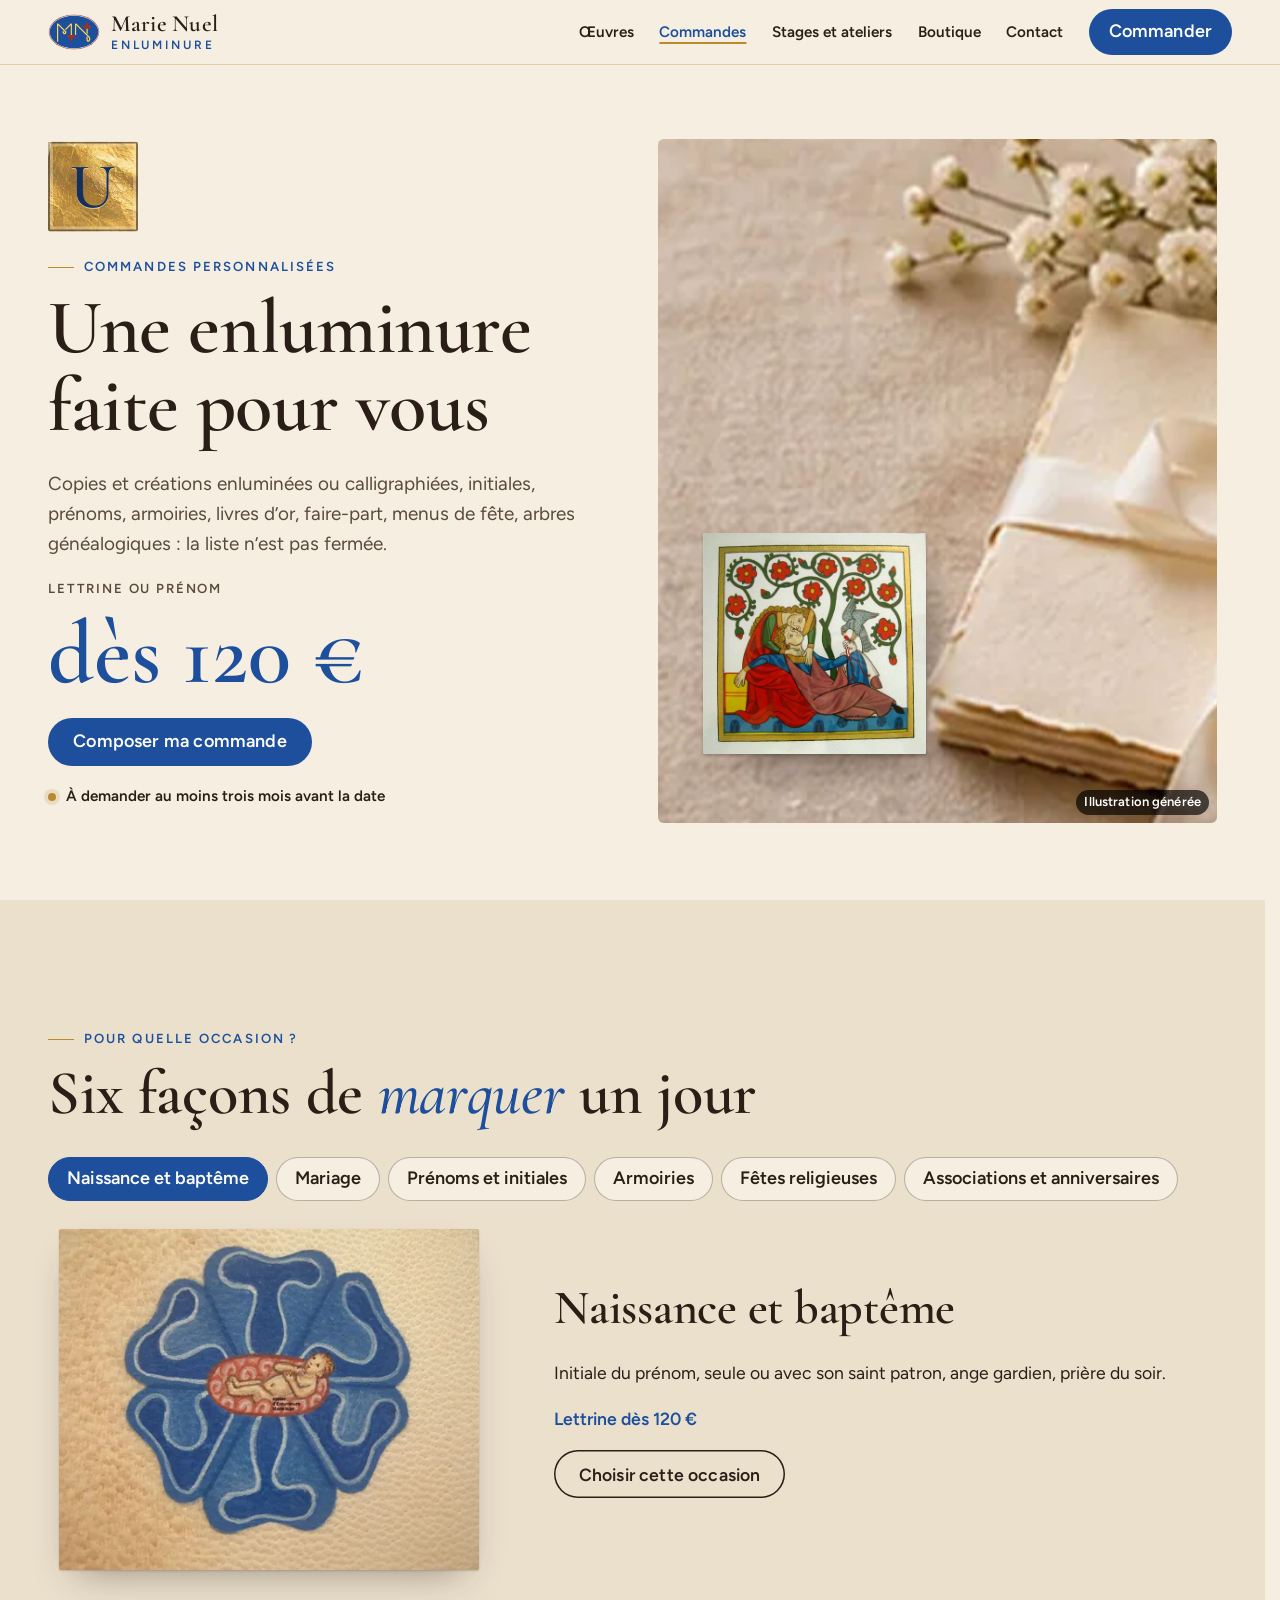
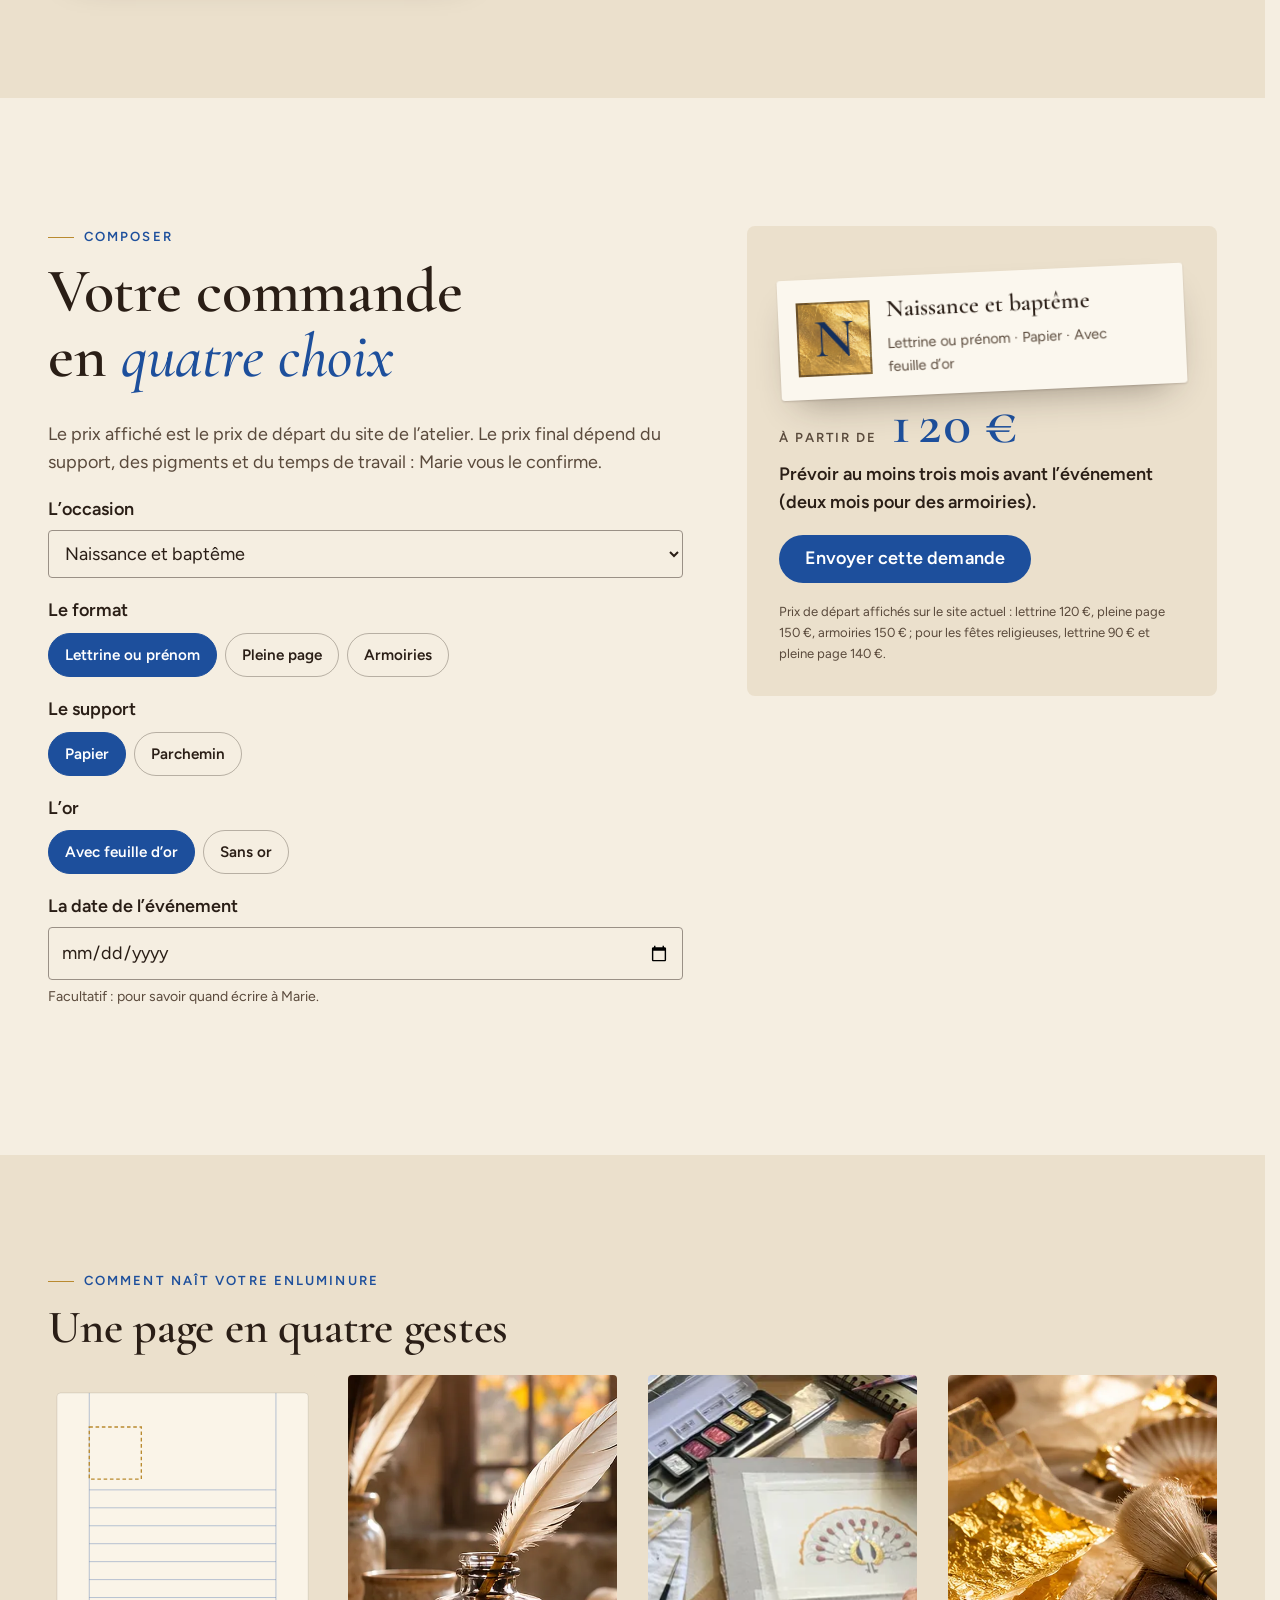
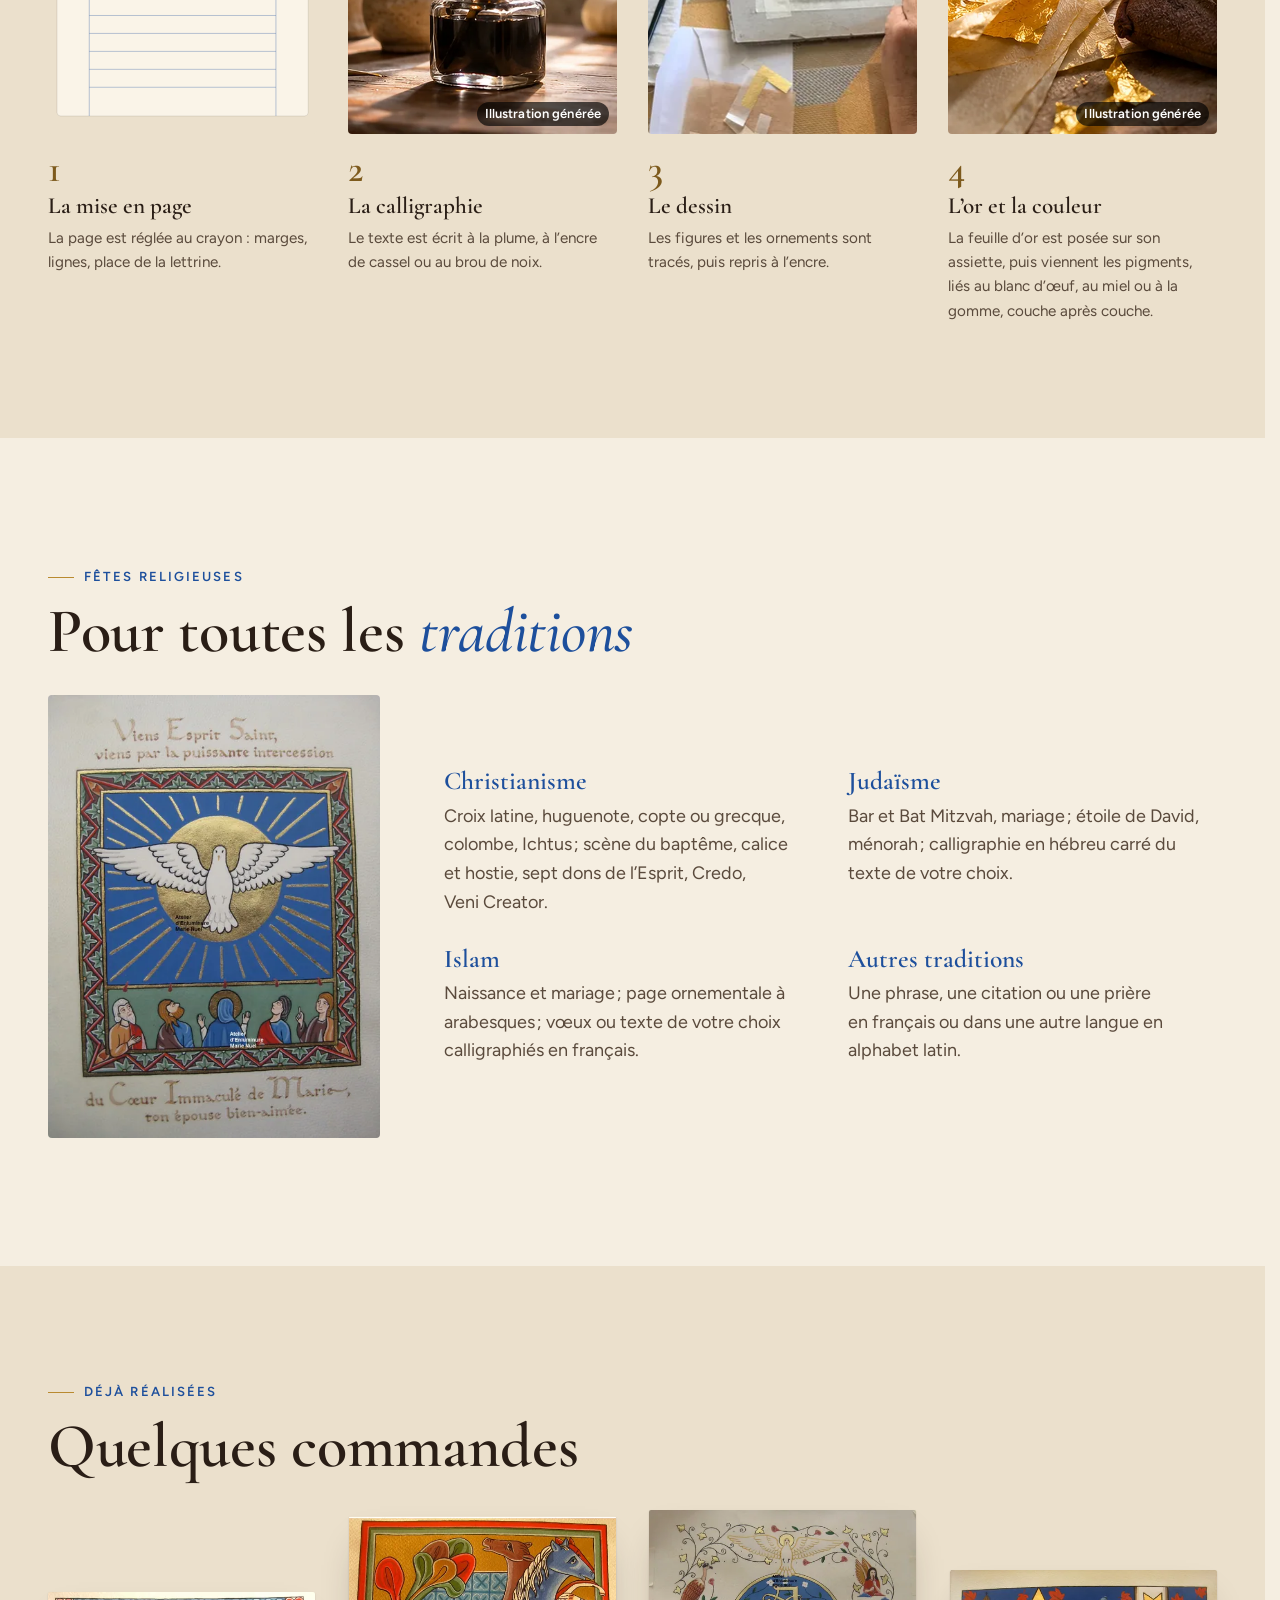
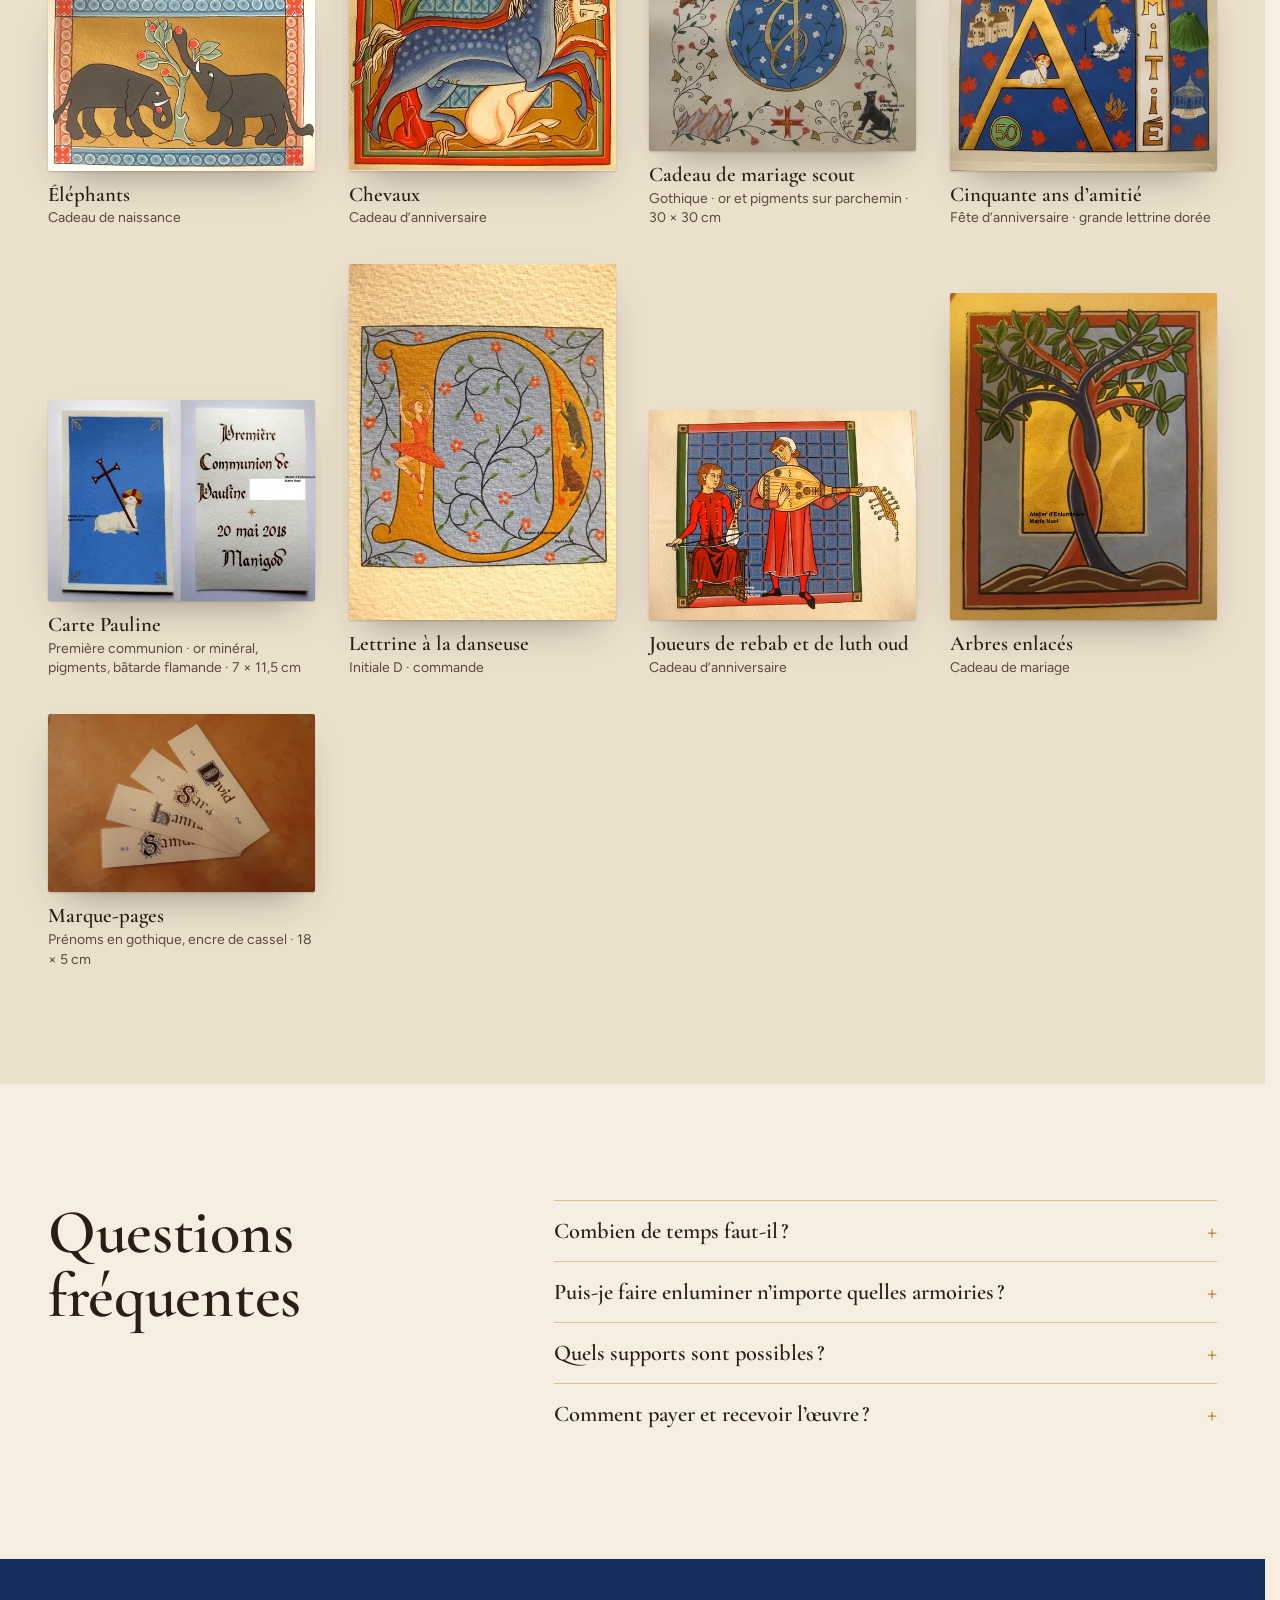
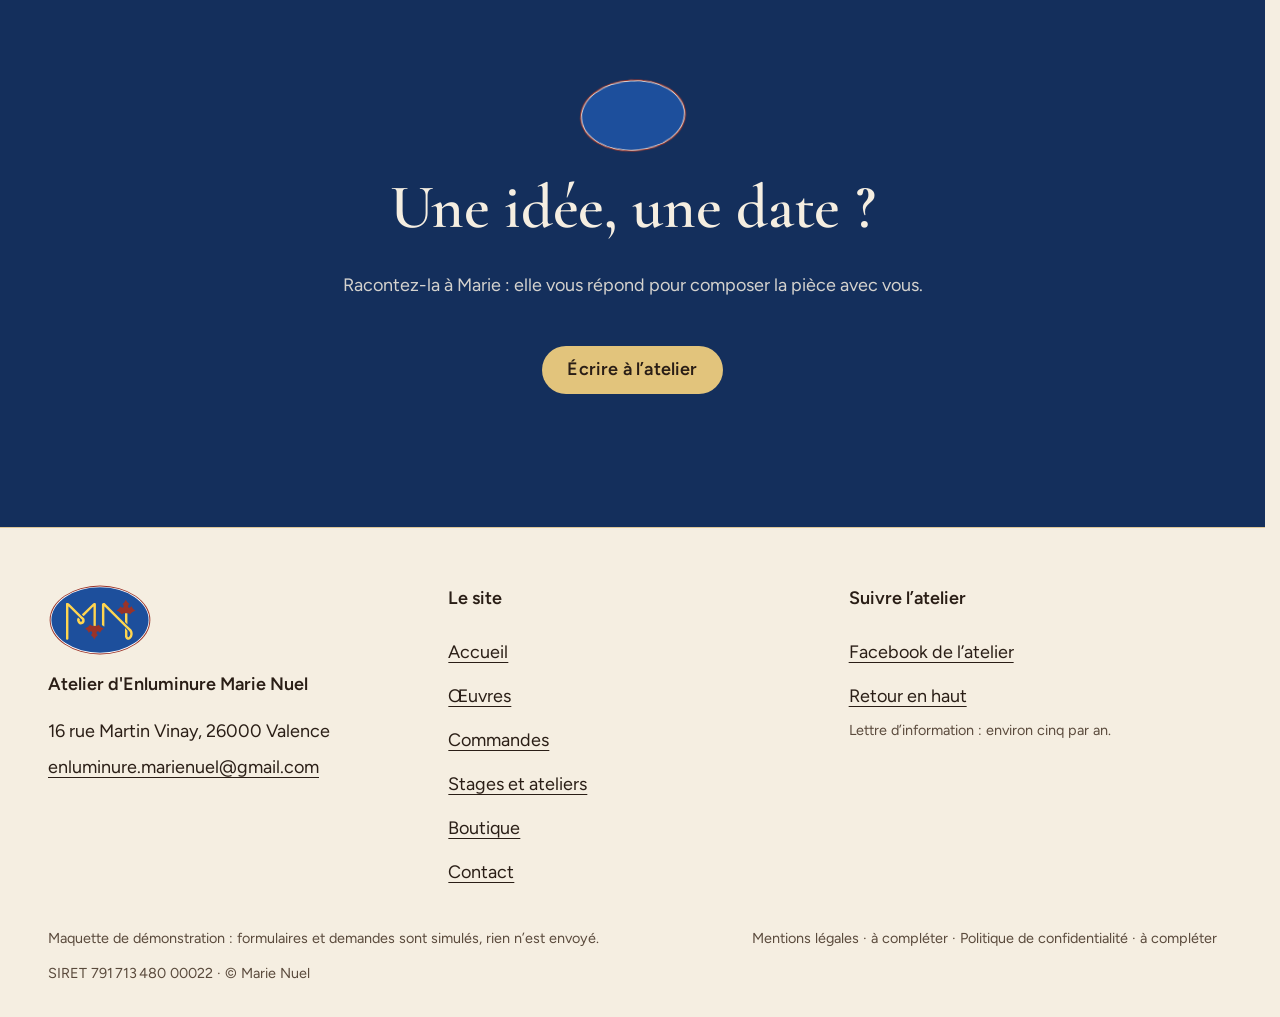
<file: commandes.html>
<!doctype html>
<html lang="fr" data-v="2" data-curseur>
<head>
<meta charset="utf-8">
<meta name="viewport" content="width=device-width, initial-scale=1, viewport-fit=cover">
<title>Commandes personnalisées : enluminure sur mesure, Marie Nuel</title>
<meta name="description" content="Naissance, mariage, armoiries, fêtes religieuses : une enluminure faite pour vous, lettrine dès 120 €, à commander trois mois avant.">
<meta name="robots" content="noindex, nofollow">
<link rel="canonical" href="https://enluminure-marienuel-maquette.vercel.app/commandes">
<style>:root{--fond:#f5eee1;--texte:#2a1e16;--voile-fond:#1d4f9c;--ouverture-fond:#f5eee1;--menu-fond:#f5eee1}:root { --entete-h: 72px; --barres-h: 0px; } html { background: var(--fond); color: var(--texte); scrollbar-gutter: stable; } body { margin: 0; background: var(--fond); } html.js:not(.secours):not([data-arrivee="retour"]) [data-anime] { opacity: 0; } html.js:not(.secours):not([data-arrivee="retour"]) [data-anime].vu { opacity: 1; } [data-voile] { position: fixed; inset: 0; z-index: 900; background: var(--voile-fond); transform: translateY(100%); visibility: hidden; pointer-events: none; } html[data-arrivee="voile"]:not(.voile-leve):not(.secours) [data-voile] { transform: none; visibility: visible; } html.secours [data-voile] { visibility: hidden !important; } .ouverture-panneau { position: fixed; inset: 0; z-index: 850; display: none; place-content: center; justify-items: center; background: var(--ouverture-fond, var(--voile-fond)); color: var(--fond); text-align: center; } html.js[data-arrivee="intro"]:not(.secours):not(.intro-finie) .ouverture-panneau { display: grid; } html.defilement-bloque, html.defilement-bloque body, html.js[data-arrivee="intro"]:not(.secours):not(.intro-finie), html.js[data-arrivee="intro"]:not(.secours):not(.intro-finie) body, html[data-arrivee="voile"]:not(.voile-leve):not(.secours), html[data-arrivee="voile"]:not(.voile-leve):not(.secours) body { overflow: hidden; } html.js[data-arrivee="intro"]:not(.secours):not(.intro-finie) { background-color: var(--ouverture-fond, var(--voile-fond)); } html[data-arrivee="voile"]:not(.voile-leve):not(.secours) { background-color: var(--voile-fond); }</style>
<script>(function () {
var d = document.documentElement, ss = null, ls = null;
try { ss = window.sessionStorage; ls = window.localStorage; } catch (e) {}
d.classList.add('js');
var nav = performance.getEntriesByType ? performance.getEntriesByType('navigation')[0] : null;
var type = nav ? nav.type : 'navigate';
var depart = null;
try { depart = JSON.parse(ss.getItem('socle:depart') || 'null'); ss.removeItem('socle:depart'); } catch (e) {}
if (depart && !(Date.now() - depart.t < 15000)) depart = null;
var mode = type === 'back_forward' ? 'retour' : type === 'reload' ? 'intro' : depart ? 'voile' : 'intro';
d.setAttribute('data-arrivee', mode);
if (mode === 'voile' && depart.couleur) d.style.setProperty('--voile-fond', depart.couleur);
if (type === 'reload' && 'scrollRestoration' in history) {
history.scrollRestoration = 'manual';
}
try {
var choisie = ls && ls.getItem('socle:langue');
var langue = (d.lang || '').slice(0, 2);
if (choisie && choisie !== langue && type === 'navigate' && !depart) {
var alt = document.querySelector('link[rel="alternate"][hreflang="' + choisie + '"]');
if (alt) location.replace(new URL(alt.href).pathname + location.search + location.hash);
}
} catch (e) {}
setTimeout(function () { if (!d.classList.contains('demarre')) d.classList.add('secours'); }, 2000);
})();</script>
<link rel="preload" href="/assets/fonts/cormorant-garamond-latin-600-normal.woff2" as="font" type="font/woff2" crossorigin>
<link rel="preload" href="/assets/fonts/figtree-latin-400-normal.woff2" as="font" type="font/woff2" crossorigin>
<link rel="stylesheet" href="/assets/css/socle.css?v=2">
<link rel="stylesheet" href="/assets/css/site.css?v=2">
<link rel="modulepreload" href="/assets/js/site.js?v=2">
<link rel="modulepreload" href="/assets/js/socle/index.js?v=2">
<script src="/assets/vendor/gsap.min.js" defer></script>
<script src="/assets/vendor/ScrollTrigger.min.js" defer></script>
<script src="/assets/vendor/SplitText.min.js" defer></script>
<script type="module" src="/assets/js/site.js?v=2"></script>
<meta name="theme-color" content="#f5eee1">
<link rel="icon" href="/assets/images/favicon.svg" type="image/svg+xml">
<link rel="apple-touch-icon" href="/assets/images/apple-touch-icon.png">
<meta property="og:type" content="website">
<meta property="og:site_name" content="Atelier d&#39;Enluminure Marie Nuel">
<meta property="og:locale" content="fr_FR">
<meta property="og:title" content="Commandes personnalisées : enluminure sur mesure, Marie Nuel">
<meta property="og:description" content="Naissance, mariage, armoiries, fêtes religieuses : une enluminure faite pour vous, lettrine dès 120 €, à commander trois mois avant.">
<meta property="og:url" content="https://enluminure-marienuel-maquette.vercel.app/commandes">
<meta property="og:image" content="https://enluminure-marienuel-maquette.vercel.app/assets/partage/commandes-fr.jpg">
<meta property="og:image:width" content="1200">
<meta property="og:image:height" content="630">
<meta property="og:image:alt" content="Commandes personnalisées d’enluminures">
<meta name="twitter:card" content="summary_large_image">
<script type="application/ld+json">{"@context":"https://schema.org","@type":"LocalBusiness","name":"Atelier d'Enluminure Marie Nuel","url":"https://enluminure-marienuel-maquette.vercel.app/","email":"enluminure.marienuel@gmail.com","description":"Enluminures et calligraphies sur mesure, à l'or et aux pigments, stages et ateliers d'enluminure à Valence (Drôme).","address":{"@type":"PostalAddress","streetAddress":"16 rue Martin Vinay","postalCode":"26000","addressLocality":"Valence","addressCountry":"FR"},"sameAs":["https://www.facebook.com/enluminuremarienuel/"]}</script>
</head>
<body id="haut">
<div data-voile data-forme="iris" aria-hidden="true"><div class="voile-contenu"><img src="/assets/images/logo.svg" alt="" width="84" height="58"><span data-voile-libelle>Commandes</span></div></div>
<div class="ouverture-panneau" data-ouverture aria-hidden="true">
  <svg class="reglure" viewBox="0 0 1000 600" preserveAspectRatio="none" aria-hidden="true"><path d="M120 0 V600 M880 0 V600 M0 170 H1000 M0 430 H1000" pathLength="1"/></svg>
  <svg class="mono ouverture-mono" viewBox="0 0 1070 740" role="img" aria-label="Monogramme MN de l’atelier" data-ouverture-objet>
  <defs><mask id="intro-m" maskUnits="userSpaceOnUse" x="0" y="0" width="1070" height="740"><path class="mono-trait" style="--i:0" d="M197,570 L197,203" pathLength="1" fill="none" stroke="#fff" stroke-width="50" stroke-linecap="round" stroke-linejoin="round"/><path class="mono-trait" style="--i:1" d="M205,200 L357,352 Q380,375 362,400 Q343,418 320,400 Q302,380 318,356" pathLength="1" fill="none" stroke="#fff" stroke-width="50" stroke-linecap="round" stroke-linejoin="round"/><path class="mono-trait" style="--i:2" d="M356,320 L472,204 L478,214 L478,434" pathLength="1" fill="none" stroke="#fff" stroke-width="50" stroke-linecap="round" stroke-linejoin="round"/><path class="mono-trait" style="--i:3" d="M568,434 L568,200" pathLength="1" fill="none" stroke="#fff" stroke-width="50" stroke-linecap="round" stroke-linejoin="round"/><path class="mono-trait" style="--i:4" d="M577,200 L842,462 Q872,494 862,536 Q848,572 818,568 Q798,560 800,538 L800,456" pathLength="1" fill="none" stroke="#fff" stroke-width="50" stroke-linecap="round" stroke-linejoin="round"/><path class="mono-trait" style="--i:5" d="M805,298 L805,414" pathLength="1" fill="none" stroke="#fff" stroke-width="50" stroke-linecap="round" stroke-linejoin="round"/></mask>
  <linearGradient id="intro-or" x1="0" y1="0" x2="1" y2="1"><stop offset="0" stop-color="#ffd54f"/><stop class="mono-eclat" offset=".5" stop-color="#fff6cf"/><stop offset="1" stop-color="#f1c232"/></linearGradient></defs>
  <ellipse class="mono-bord" cx="535" cy="370" rx="518" ry="354" fill="#9a3328"/>
  <ellipse cx="535" cy="370" rx="508" ry="344" fill="#fffaf0"/>
  <ellipse class="mono-fond" cx="535" cy="370" rx="500" ry="336" fill="#1d4f9c"/>
  <path class="mono-or" d="M794,300 L792,303 L792,391 L815,414 L817,414 L817,304 L814,300ZM475,195 L469,197 L462,202 L350,312 L350,315 L365,329 L369,329 L466,232 L468,235 L468,430 L487,431 L492,430 L493,207 L490,199 L487,196ZM562,198 L558,202 L555,209 L555,422 L557,425 L567,430 L576,437 L580,438 L580,232 L582,231 L836,484 L842,493 L846,504 L846,520 L842,531 L837,539 L828,547 L823,547 L817,538 L817,480 L794,456 L792,456 L792,541 L795,551 L804,565 L817,572 L834,572 L846,566 L854,559 L860,551 L866,539 L871,519 L871,504 L868,489 L862,476 L857,469 L841,452 L818,432 L582,195 L571,194ZM192,194 L187,198 L185,202 L185,565 L187,569 L192,573 L202,573 L208,568 L210,562 L210,232 L212,231 L350,368 L351,378 L347,385 L340,389 L336,388 L331,384 L327,377 L326,372 L329,367 L329,364 L312,347 L309,347 L304,352 L300,361 L299,377 L307,397 L317,409 L324,413 L335,416 L348,415 L361,409 L370,400 L375,391 L377,384 L377,366 L372,352 L340,323 L216,199 L204,194Z" fill="url(#intro-or)" mask="url(#intro-m)"/>
  <path class="mono-fleurons" d="M432,416 L429,422 L419,434 L405,445 L382,457 L381,460 L385,461 L402,474 L414,488 L419,501 L421,501 L430,491 L438,487 L448,488 L454,494 L455,505 L450,517 L442,524 L442,527 L449,531 L462,544 L470,556 L475,570 L478,570 L479,565 L488,550 L507,530 L513,527 L513,524 L503,515 L500,509 L499,499 L501,493 L509,487 L517,487 L527,493 L533,501 L536,501 L539,493 L551,476 L565,463 L573,459 L574,456 L566,454 L544,442 L527,426 L523,420 L520,420 L515,424 L501,430 L491,432 L464,432 L448,427 L441,423 L434,416ZM800,159 L798,167 L787,186 L774,199 L766,204 L766,206 L774,213 L778,220 L778,237 L773,242 L769,244 L764,244 L755,240 L746,230 L744,230 L742,238 L736,247 L723,260 L706,272 L706,274 L722,281 L733,288 L748,301 L758,312 L761,312 L767,306 L778,301 L796,298 L811,298 L828,301 L847,311 L853,302 L860,295 L879,282 L899,274 L899,272 L895,271 L886,265 L877,256 L867,243 L860,228 L858,228 L856,232 L848,240 L842,243 L832,243 L826,238 L824,234 L825,220 L830,212 L838,206 L838,204 L832,201 L813,181 L807,172 L802,159Z" fill="#9a3328"/>
</svg>
  <p class="ouverture-nom">Marie Nuel</p>
  <p class="ouverture-ligne">Enluminure et calligraphie</p>
</div>
<a class="evitement" href="#contenu">Aller au contenu</a>
<header data-entete>
  <div class="entete-rangee">
    <a class="entete-logo" href="/" data-libelle="Accueil">
      <img src="/assets/images/logo.svg" alt="" width="52" height="36"><span class="entete-nom"><span class="entete-nom-haut">Marie Nuel</span><span class="entete-nom-bas">Enluminure</span></span>
    </a>
    <nav data-nav aria-label="Navigation principale">
      <ul><li><a href="/oeuvres" data-libelle="Œuvres">Œuvres</a></li><li><a href="/commandes" data-libelle="Commandes" aria-current="page">Commandes</a></li><li><a href="/stages" data-libelle="Stages et ateliers">Stages et ateliers</a></li><li><a href="/boutique" data-libelle="Boutique">Boutique</a></li><li><a href="/contact" data-libelle="Contact">Contact</a></li></ul>
    </nav>
    <div class="entete-actions">
      <a class="bouton" href="/commandes#composer" data-libelle="Commandes">Commander</a>
      <button type="button" data-menu-bouton aria-controls="menu" aria-expanded="false" data-libelle-ouvrir="Menu" data-libelle-fermer="Fermer"><span data-libelle-bouton>Menu</span></button>
      <a class="menu-sansjs" href="#menu" data-menu-lien>Menu</a>
    </div>
  </div>
</header>
<script>/* Avant le premier affichage : rangées de la navigation (même règle que ajusterNav dans assets/js/socle/entete.js)
   et hauteur réelle de l'en-tête, pour que rien ne saute quand le JavaScript du site prend la main. */
(function () {
  var h = document.documentElement, u = document.querySelector('[data-nav] ul'), e = document.querySelector('[data-entete]');
  if (u) {
    var deborde = function () { return u.scrollWidth > u.clientWidth + 1; }, c = deborde();
    if (c && window.matchMedia('(min-width: 900px)').matches) {
      h.classList.add('nav-deux-rangees'); c = deborde();
      if (c) { h.classList.add('nav-deux-lignes'); var a = u.querySelector('a'); c = !a || u.getBoundingClientRect().height > a.getBoundingClientRect().height * 2.5; }
      if (c) h.classList.remove('nav-deux-rangees', 'nav-deux-lignes');
    }
    if (c) h.classList.add('nav-compacte');
  }
  if (e) h.style.setProperty('--entete-h', Math.round(e.getBoundingClientRect().height) + 'px');
})();</script>
<span id="menu-ferme" aria-hidden="true"></span>
<div id="menu" data-menu role="dialog" aria-modal="true" aria-label="Menu">
  <p class="menu-sansjs-fermer"><a href="#menu-ferme">Fermer</a></p>
  <ul><li style="--i:0"><a href="/" class="menu-lien" data-libelle="Accueil">Accueil</a></li><li style="--i:1"><a href="/oeuvres" class="menu-lien" data-libelle="Œuvres">Œuvres</a></li><li style="--i:2"><a href="/commandes" class="menu-lien" data-libelle="Commandes" aria-current="page">Commandes</a></li><li style="--i:3"><a href="/stages" class="menu-lien" data-libelle="Stages et ateliers">Stages et ateliers</a></li><li style="--i:4"><a href="/boutique" class="menu-lien" data-libelle="Boutique">Boutique</a></li><li style="--i:5"><a href="/contact" class="menu-lien" data-libelle="Contact">Contact</a></li></ul>
  <p><a class="bouton" href="/contact#ecrire" data-libelle="Contact">Écrire à l’atelier</a></p>
  <p class="menu-coord">16 rue Martin Vinay, 26000 Valence<br>enluminure.marienuel@gmail.com</p>
</div>
<main id="contenu" tabindex="-1">
<section class="ouv ouv--prix" id="debut">
  <div class="ouv-texte">
    <span class="lettrine-or" data-effet="lettrine-or" data-grille="fil typo" aria-hidden="true" data-iris-centre><span>U</span></span>
    <p class="surtitre" data-anime>Commandes personnalisées</p>
    <h1 data-anime="lignes">Une enluminure faite pour vous</h1>
    <p class="ouv-chapo masque-ecran-bas" data-anime>Copies et créations enluminées ou calligraphiées, initiales, prénoms, armoiries, livres d’or, faire-part, menus de fête, arbres généalogiques : la liste n’est pas fermée.</p>
    <p class="ouv-prix" data-anime><span>Lettrine ou prénom</span><strong data-prix>dès 120 €</strong></p>
    <p data-anime><a class="bouton" href="#composer" data-action-principale data-survol="magnetique">Composer ma commande</a></p>
    <p class="ouv-info" data-info-cle><span class="pastille"></span>À demander au moins trois mois avant la date</p>
  </div>
  <div class="ouv-image">
    <figure class="media ouv-image-fond" data-grok data-fx="parallaxe" data-fx-force="6" style="--cadrage:50% 50%">
  <picture><source media="(max-width: 760px) and (orientation: portrait)" srcset="/assets/images/grok/commandes-ouverture-mobile-640.webp 640w, /assets/images/grok/commandes-ouverture-mobile-1080.webp 1080w" sizes="(max-width: 760px) 100vw, 50vw">
    <img src="/assets/images/grok/commandes-ouverture-1280.webp" srcset="/assets/images/grok/commandes-ouverture-640.webp 640w, /assets/images/grok/commandes-ouverture-1280.webp 1280w, /assets/images/grok/commandes-ouverture-1920.webp 1920w" sizes="(max-width: 760px) 100vw, 50vw" alt="Feuille de parchemin vierge, ruban de soie, fleurs séchées et cachet de cire" width="1280" height="720" fetchpriority="high" loading="eager" decoding="async">
  </picture><figcaption class="mention-ia">Illustration générée</figcaption>
</figure>
    <div class="ouv-image-oeuvre oeuvre-pose" style="--r:1920 / 1896"><figure class="media " style="--cadrage:50% 50%;aspect-ratio:1920 / 1896">
  <picture>
    <img src="/assets/images/c-couple-800.webp" srcset="/assets/images/c-couple-480.webp 480w, /assets/images/c-couple-800.webp 800w" sizes="(max-width: 760px) 50vw, 22vw" alt="Couple tendre, d’après un manuscrit médiéval" width="800" height="790" fetchpriority="high" loading="eager" decoding="async">
  </picture>
</figure></div>
  </div>
</section>
<section class="occasions-onglets" id="occasions">
  <div class="conteneur">
    <p class="surtitre" data-anime>Pour quelle occasion ?</p>
    <h2 data-anime="lignes">Six façons de <em>marquer</em> un jour</h2>
    <div class="onglets" role="tablist" aria-label="Pour quelle occasion ?" data-onglets>
      <button type="button" role="tab" id="onglet-naissance" class="onglet" aria-selected="true" aria-controls="panneau-naissance" tabindex="0">Naissance et baptême</button><button type="button" role="tab" id="onglet-mariage" class="onglet" aria-selected="false" aria-controls="panneau-mariage" tabindex="-1">Mariage</button><button type="button" role="tab" id="onglet-prenom" class="onglet" aria-selected="false" aria-controls="panneau-prenom" tabindex="-1">Prénoms et initiales</button><button type="button" role="tab" id="onglet-armoiries" class="onglet" aria-selected="false" aria-controls="panneau-armoiries" tabindex="-1">Armoiries</button><button type="button" role="tab" id="onglet-religieux" class="onglet" aria-selected="false" aria-controls="panneau-religieux" tabindex="-1">Fêtes religieuses</button><button type="button" role="tab" id="onglet-association" class="onglet" aria-selected="false" aria-controls="panneau-association" tabindex="-1">Associations et anniversaires</button>
    </div>
    <div class="panneau" role="tabpanel" id="panneau-naissance" aria-labelledby="onglet-naissance">
      <div class="panneau-visuel oeuvre-pose" style="--r:1883 / 1529"><figure class="media " style="--cadrage:50% 50%;aspect-ratio:1883 / 1529">
  <picture>
    <img src="/assets/images/c-naissance-800.webp" srcset="/assets/images/c-naissance-480.webp 480w, /assets/images/c-naissance-800.webp 800w" sizes="(max-width: 760px) 80vw, 30vw" alt="Naissance et baptême" width="800" height="650" loading="lazy" decoding="async">
  </picture>
</figure></div>
      <div class="panneau-texte">
        <h3>Naissance et baptême</h3>
        <p>Initiale du prénom, seule ou avec son saint patron, ange gardien, prière du soir.</p>
        <p class="panneau-prix" data-prix>Lettrine dès 120 €</p>
        <p><a class="bouton bouton--contour" href="/commandes?occasion=naissance#composer" data-choisir="naissance" data-sans-transition>Choisir cette occasion</a></p>
      </div>
    </div><div class="panneau" role="tabpanel" id="panneau-mariage" aria-labelledby="onglet-mariage" hidden>
      <div class="panneau-visuel oeuvre-pose" style="--r:1908 / 1900"><figure class="media " style="--cadrage:50% 50%;aspect-ratio:1908 / 1900">
  <picture>
    <img src="/assets/images/c-mariage-800.webp" srcset="/assets/images/c-mariage-480.webp 480w, /assets/images/c-mariage-800.webp 800w" sizes="(max-width: 760px) 80vw, 30vw" alt="Mariage" width="800" height="797" loading="lazy" decoding="async">
  </picture>
</figure></div>
      <div class="panneau-texte">
        <h3>Mariage</h3>
        <p>Monogramme des époux, prière de mariage calligraphiée, première page du livre d’or.</p>
        <p class="panneau-prix" data-prix>Pleine page dès 150 €</p>
        <p><a class="bouton bouton--contour" href="/commandes?occasion=mariage#composer" data-choisir="mariage" data-sans-transition>Choisir cette occasion</a></p>
      </div>
    </div><div class="panneau" role="tabpanel" id="panneau-prenom" aria-labelledby="onglet-prenom" hidden>
      <div class="panneau-visuel oeuvre-pose" style="--r:1566 / 1198"><figure class="media " style="--cadrage:50% 50%;aspect-ratio:1566 / 1198">
  <picture>
    <img src="/assets/images/c-maylis-800.webp" srcset="/assets/images/c-maylis-480.webp 480w, /assets/images/c-maylis-800.webp 800w" sizes="(max-width: 760px) 80vw, 30vw" alt="Prénoms et initiales" width="800" height="612" loading="lazy" decoding="async">
  </picture>
</figure></div>
      <div class="panneau-texte">
        <h3>Prénoms et initiales</h3>
        <p>Une lettre ornée pour un enfant, un diplôme, un anniversaire.</p>
        <p class="panneau-prix" data-prix>Lettrine dès 120 €</p>
        <p><a class="bouton bouton--contour" href="/commandes?occasion=prenom#composer" data-choisir="prenom" data-sans-transition>Choisir cette occasion</a></p>
      </div>
    </div><div class="panneau" role="tabpanel" id="panneau-armoiries" aria-labelledby="onglet-armoiries" hidden>
      <div class="panneau-visuel oeuvre-pose" style="--r:2000 / 1333"><figure class="media " style="--cadrage:50% 50%;aspect-ratio:2000 / 1333">
  <picture>
    <img src="/assets/images/o-armoiries-1200.webp" srcset="/assets/images/o-armoiries-480.webp 480w, /assets/images/o-armoiries-800.webp 800w, /assets/images/o-armoiries-1200.webp 1200w" sizes="(max-width: 760px) 80vw, 30vw" alt="Armoiries" width="1200" height="800" loading="lazy" decoding="async">
  </picture>
</figure></div>
      <div class="panneau-texte">
        <h3>Armoiries</h3>
        <p>Vos armoiries, celles d’un couple, d’une ville ou d’une région, sur parchemin.</p>
        <p class="panneau-prix" data-prix>Dès 150 €</p>
        <p><a class="bouton bouton--contour" href="/commandes?occasion=armoiries#composer" data-choisir="armoiries" data-sans-transition>Choisir cette occasion</a></p>
      </div>
    </div><div class="panneau" role="tabpanel" id="panneau-religieux" aria-labelledby="onglet-religieux" hidden>
      <div class="panneau-visuel oeuvre-pose" style="--r:1500 / 2000"><figure class="media " style="--cadrage:50% 50%;aspect-ratio:1500 / 2000">
  <picture>
    <img src="/assets/images/o-annonciation-1200.webp" srcset="/assets/images/o-annonciation-480.webp 480w, /assets/images/o-annonciation-800.webp 800w, /assets/images/o-annonciation-1200.webp 1200w" sizes="(max-width: 760px) 80vw, 30vw" alt="Fêtes religieuses" width="1200" height="1600" loading="lazy" decoding="async">
  </picture>
</figure></div>
      <div class="panneau-texte">
        <h3>Fêtes religieuses</h3>
        <p>Communion, profession de foi, confirmation, ordination, Bar et Bat Mitzvah.</p>
        <p class="panneau-prix" data-prix>Lettrine dès 90 €</p>
        <p><a class="bouton bouton--contour" href="/commandes?occasion=religieux#composer" data-choisir="religieux" data-sans-transition>Choisir cette occasion</a></p>
      </div>
    </div><div class="panneau" role="tabpanel" id="panneau-association" aria-labelledby="onglet-association" hidden>
      <div class="panneau-visuel oeuvre-pose" style="--r:1664 / 1708"><figure class="media " style="--cadrage:50% 50%;aspect-ratio:1664 / 1708">
  <picture>
    <img src="/assets/images/c-association-800.webp" srcset="/assets/images/c-association-480.webp 480w, /assets/images/c-association-800.webp 800w" sizes="(max-width: 760px) 80vw, 30vw" alt="Associations et anniversaires" width="800" height="821" loading="lazy" decoding="async">
  </picture>
</figure></div>
      <div class="panneau-texte">
        <h3>Associations et anniversaires</h3>
        <p>Jumelages, clubs, confréries, scoutisme, cinquante ans d’amitié.</p>
        <p class="panneau-prix" data-prix>Sur devis</p>
        <p><a class="bouton bouton--contour" href="/commandes?occasion=association#composer" data-choisir="association" data-sans-transition>Choisir cette occasion</a></p>
      </div>
    </div>
  </div>
</section>
<section class="composer" id="composer">
  <div class="conteneur composer-grille">
    <div>
      <p class="surtitre" data-anime>Composer</p>
      <h2 data-anime="lignes">Votre commande en <em>quatre choix</em></h2>
      <p class="composer-intro" data-anime>Le prix affiché est le prix de départ du site de l’atelier. Le prix final dépend du support, des pigments et du temps de travail : Marie vous le confirme.</p>
      <form class="composeur" data-composeur action="#" novalidate>
        <div class="champ"><label for="cp-occasion">L’occasion</label>
          <select id="cp-occasion" name="occasion"><option value="naissance">Naissance et baptême</option><option value="mariage">Mariage</option><option value="prenom">Prénoms et initiales</option><option value="armoiries">Armoiries</option><option value="religieux">Fêtes religieuses</option><option value="association">Associations et anniversaires</option></select></div>
        <fieldset class="choix"><legend>Le format</legend>
          <label><input type="radio" name="format" value="lettrine" checked><span>Lettrine ou prénom</span></label>
          <label><input type="radio" name="format" value="page"><span>Pleine page</span></label>
          <label><input type="radio" name="format" value="armoiries"><span>Armoiries</span></label>
        </fieldset>
        <fieldset class="choix"><legend>Le support</legend>
          <label><input type="radio" name="support" value="papier" checked><span>Papier</span></label>
          <label><input type="radio" name="support" value="parchemin"><span>Parchemin</span></label>
        </fieldset>
        <fieldset class="choix"><legend>L’or</legend>
          <label><input type="radio" name="or" value="avec" checked><span>Avec feuille d’or</span></label>
          <label><input type="radio" name="or" value="sans"><span>Sans or</span></label>
        </fieldset>
        <div class="champ"><label for="cp-date">La date de l’événement</label><input id="cp-date" name="date" type="date"><p class="aide">Facultatif : pour savoir quand écrire à Marie.</p></div>
      </form>
    </div>
    <aside class="recap" aria-live="polite" data-recap>
      <div class="recap-feuille" data-effet="feuille" data-visuel>
        <span class="recap-lettrine" data-recap-lettrine aria-hidden="true">N</span>
        <p class="recap-occasion" data-recap-occasion>Naissance et baptême</p>
        <p class="recap-choix" data-recap-choix></p>
      </div>
      <p class="recap-prix"><span>À partir de</span> <strong data-prix data-recap-prix>120 €</strong></p>
      <p class="recap-delai" data-recap-delai data-delai-sans="Prévoir au moins trois mois avant l’événement (deux mois pour des armoiries)." data-delai-ok="Écrivez à Marie avant le {date}." data-delai-court="La date est proche : écrivez vite à Marie pour savoir si c’est possible.">Prévoir au moins trois mois avant l’événement (deux mois pour des armoiries).</p>
      <p><a class="bouton" href="/contact?sujet=commande#ecrire" data-libelle="Contact" data-recap-lien>Envoyer cette demande</a></p>
      <p class="recap-note">Prix de départ affichés sur le site actuel : lettrine 120 €, pleine page 150 €, armoiries 150 € ; pour les fêtes religieuses, lettrine 90 € et pleine page 140 €.</p>
    </aside>
  </div>
</section>
<section class="gestes" id="gestes">
  <div class="conteneur">
    <p class="surtitre" data-anime>Comment naît votre enluminure</p>
    <h2 class="etapes-titre" data-anime="lignes">Une page en quatre gestes</h2>
    <ol class="etapes" data-anime="cascade">
      <li class="etape"><span class="etape-visuel etape-reglure" data-visuel role="img" aria-label="La mise en page"><svg viewBox="0 0 300 380" aria-hidden="true"><rect x="10" y="10" width="280" height="360" rx="4"/><path d="M46 10 V370 M254 10 V370"/><path d="M46 118 H254"/><path d="M46 138 H254"/><path d="M46 158 H254"/><path d="M46 178 H254"/><path d="M46 198 H254"/><path d="M46 218 H254"/><path d="M46 238 H254"/><path d="M46 258 H254"/><path d="M46 278 H254"/><path d="M46 298 H254"/><path d="M46 318 H254"/><path d="M46 338 H254"/><rect class="etape-lettrine" x="46" y="48" width="58" height="58"/></svg></span><span class="etape-n">1</span><strong>La mise en page</strong><span>La page est réglée au crayon : marges, lignes, place de la lettrine.</span></li>
      <li class="etape"><figure class="media etape-visuel" data-grok style="--cadrage:50% 50%;aspect-ratio:3 / 4">
  <picture>
    <img src="/assets/images/grok/plume-encre-960.webp" srcset="/assets/images/grok/plume-encre-480.webp 480w, /assets/images/grok/plume-encre-640.webp 640w, /assets/images/grok/plume-encre-960.webp 960w" sizes="(max-width: 760px) 50vw, 22vw" alt="Plumes d’oie taillées, encrier et parchemin réglé" width="960" height="1280" loading="lazy" decoding="async">
  </picture><figcaption class="mention-ia">Illustration générée</figcaption>
</figure><span class="etape-n">2</span><strong>La calligraphie</strong><span>Le texte est écrit à la plume, à l’encre de cassel ou au brou de noix.</span></li>
      <li class="etape"><figure class="media etape-visuel" style="--cadrage:58% 55%;aspect-ratio:3 / 4">
  <picture>
    <img src="/assets/images/atelier-pinceau-1200.webp" srcset="/assets/images/atelier-pinceau-480.webp 480w, /assets/images/atelier-pinceau-800.webp 800w, /assets/images/atelier-pinceau-1200.webp 1200w" sizes="(max-width: 760px) 50vw, 22vw" alt="En atelier, un pinceau fin pose la couleur sur une enluminure" width="1200" height="900" loading="lazy" decoding="async">
  </picture>
</figure><span class="etape-n">3</span><strong>Le dessin</strong><span>Les figures et les ornements sont tracés, puis repris à l’encre.</span></li>
      <li class="etape"><figure class="media etape-visuel" data-grok style="--cadrage:50% 50%;aspect-ratio:3 / 4">
  <picture>
    <img src="/assets/images/grok/or-dorure-960.webp" srcset="/assets/images/grok/or-dorure-480.webp 480w, /assets/images/grok/or-dorure-640.webp 640w, /assets/images/grok/or-dorure-960.webp 960w" sizes="(max-width: 760px) 50vw, 22vw" alt="Feuilles d’or sur un coussin de doreur, couteau et pierre d’agate" width="960" height="1280" loading="lazy" decoding="async">
  </picture><figcaption class="mention-ia">Illustration générée</figcaption>
</figure><span class="etape-n">4</span><strong>L’or et la couleur</strong><span>La feuille d’or est posée sur son assiette, puis viennent les pigments, liés au blanc d’œuf, au miel ou à la gomme, couche après couche.</span></li>
    </ol>
  </div>
</section>
<section class="religions" id="religions">
  <div class="conteneur">
    <p class="surtitre" data-anime>Fêtes religieuses</p>
    <h2 data-anime="lignes">Pour toutes les <em>traditions</em></h2>
    <div class="religions-grille">
      <figure class="media religions-image" data-anime="rideau" style="--cadrage:50% 50%;aspect-ratio:1225 / 1636">
  <picture>
    <img src="/assets/images/c-esprit-800.webp" srcset="/assets/images/c-esprit-480.webp 480w, /assets/images/c-esprit-800.webp 800w" sizes="(max-width: 760px) 70vw, 26vw" alt="Esprit-Saint en colombe, style roman, or et pigments sur parchemin" width="800" height="1068" loading="lazy" decoding="async">
  </picture>
</figure>
      <dl class="religions-liste" data-anime="cascade">
        <div><dt>Christianisme</dt><dd>Croix latine, huguenote, copte ou grecque, colombe, Ichtus ; scène du baptême, calice et hostie, sept dons de l’Esprit, Credo, Veni Creator.</dd></div>
        <div><dt>Judaïsme</dt><dd>Bar et Bat Mitzvah, mariage ; étoile de David, ménorah ; calligraphie en hébreu carré du texte de votre choix.</dd></div>
        <div><dt>Islam</dt><dd>Naissance et mariage ; page ornementale à arabesques ; vœux ou texte de votre choix calligraphiés en français.</dd></div>
        <div><dt>Autres traditions</dt><dd>Une phrase, une citation ou une prière en français ou dans une autre langue en alphabet latin.</dd></div>
      </dl>
    </div>
  </div>
</section>
<section class="exemples" id="exemples">
  <div class="conteneur">
    <p class="surtitre" data-anime>Déjà réalisées</p>
    <h2 data-anime="lignes">Quelques commandes</h2>
    <ul class="exemples-grille" data-anime="cascade">
      <li class="oeuvre-carte"><div class="oeuvre-pose" style="--r:1577 / 1054"><figure class="media " style="--cadrage:50% 50%;aspect-ratio:1577 / 1054">
  <picture>
    <img src="/assets/images/c-elephants-800.webp" srcset="/assets/images/c-elephants-480.webp 480w, /assets/images/c-elephants-800.webp 800w" sizes="(max-width: 760px) 46vw, 20vw" alt="Éléphants" width="800" height="535" loading="lazy" decoding="async">
  </picture>
</figure></div><span class="cartel"><span class="cartel-titre">Éléphants</span><span class="cartel-ligne">Cadeau de naissance</span></span></li><li class="oeuvre-carte"><div class="oeuvre-pose" style="--r:1278 / 1215"><figure class="media " style="--cadrage:50% 50%;aspect-ratio:1278 / 1215">
  <picture>
    <img src="/assets/images/c-chevaux-800.webp" srcset="/assets/images/c-chevaux-480.webp 480w, /assets/images/c-chevaux-800.webp 800w" sizes="(max-width: 760px) 46vw, 20vw" alt="Chevaux" width="800" height="761" loading="lazy" decoding="async">
  </picture>
</figure></div><span class="cartel"><span class="cartel-titre">Chevaux</span><span class="cartel-ligne">Cadeau d’anniversaire</span></span></li><li class="oeuvre-carte"><div class="oeuvre-pose" style="--r:1350 / 1218"><figure class="media " style="--cadrage:50% 50%;aspect-ratio:1350 / 1218">
  <picture>
    <img src="/assets/images/c-scout-800.webp" srcset="/assets/images/c-scout-480.webp 480w, /assets/images/c-scout-800.webp 800w" sizes="(max-width: 760px) 46vw, 20vw" alt="Cadeau de mariage scout" width="800" height="722" loading="lazy" decoding="async">
  </picture>
</figure></div><span class="cartel"><span class="cartel-titre">Cadeau de mariage scout</span><span class="cartel-ligne">Gothique · or et pigments sur parchemin · 30 × 30 cm</span></span></li><li class="oeuvre-carte"><div class="oeuvre-pose" style="--r:2000 / 1500"><figure class="media " style="--cadrage:50% 50%;aspect-ratio:2000 / 1500">
  <picture>
    <img src="/assets/images/c-cinquante-800.webp" srcset="/assets/images/c-cinquante-480.webp 480w, /assets/images/c-cinquante-800.webp 800w" sizes="(max-width: 760px) 46vw, 20vw" alt="Cinquante ans d’amitié" width="800" height="600" loading="lazy" decoding="async">
  </picture>
</figure></div><span class="cartel"><span class="cartel-titre">Cinquante ans d’amitié</span><span class="cartel-ligne">Fête d’anniversaire · grande lettrine dorée</span></span></li><li class="oeuvre-carte"><div class="oeuvre-pose" style="--r:2000 / 1506"><figure class="media " style="--cadrage:50% 50%;aspect-ratio:2000 / 1506">
  <picture>
    <img src="/assets/images/c-pauline-800.webp" srcset="/assets/images/c-pauline-480.webp 480w, /assets/images/c-pauline-800.webp 800w" sizes="(max-width: 760px) 46vw, 20vw" alt="Carte Pauline" width="800" height="602" loading="lazy" decoding="async">
  </picture>
</figure></div><span class="cartel"><span class="cartel-titre">Carte Pauline</span><span class="cartel-ligne">Première communion · or minéral, pigments, bâtarde flamande · 7 × 11,5 cm</span></span></li><li class="oeuvre-carte"><div class="oeuvre-pose" style="--r:1500 / 2000"><figure class="media " style="--cadrage:50% 50%;aspect-ratio:1500 / 2000">
  <picture>
    <img src="/assets/images/c-danseuse-800.webp" srcset="/assets/images/c-danseuse-480.webp 480w, /assets/images/c-danseuse-800.webp 800w" sizes="(max-width: 760px) 46vw, 20vw" alt="Lettrine à la danseuse" width="800" height="1067" loading="lazy" decoding="async">
  </picture>
</figure></div><span class="cartel"><span class="cartel-titre">Lettrine à la danseuse</span><span class="cartel-ligne">Initiale D · commande</span></span></li><li class="oeuvre-carte"><div class="oeuvre-pose" style="--r:1551 / 1221"><figure class="media " style="--cadrage:50% 50%;aspect-ratio:1551 / 1221">
  <picture>
    <img src="/assets/images/c-musiciens-800.webp" srcset="/assets/images/c-musiciens-480.webp 480w, /assets/images/c-musiciens-800.webp 800w" sizes="(max-width: 760px) 46vw, 20vw" alt="Joueurs de rebab et de luth oud" width="800" height="630" loading="lazy" decoding="async">
  </picture>
</figure></div><span class="cartel"><span class="cartel-titre">Joueurs de rebab et de luth oud</span><span class="cartel-ligne">Cadeau d’anniversaire</span></span></li><li class="oeuvre-carte"><div class="oeuvre-pose" style="--r:1596 / 1956"><figure class="media " style="--cadrage:50% 50%;aspect-ratio:1596 / 1956">
  <picture>
    <img src="/assets/images/c-arbres-800.webp" srcset="/assets/images/c-arbres-480.webp 480w, /assets/images/c-arbres-800.webp 800w" sizes="(max-width: 760px) 46vw, 20vw" alt="Arbres enlacés" width="800" height="980" loading="lazy" decoding="async">
  </picture>
</figure></div><span class="cartel"><span class="cartel-titre">Arbres enlacés</span><span class="cartel-ligne">Cadeau de mariage</span></span></li><li class="oeuvre-carte"><div class="oeuvre-pose" style="--r:2000 / 1333"><figure class="media " style="--cadrage:50% 50%;aspect-ratio:2000 / 1333">
  <picture>
    <img src="/assets/images/c-marquepages-800.webp" srcset="/assets/images/c-marquepages-480.webp 480w, /assets/images/c-marquepages-800.webp 800w" sizes="(max-width: 760px) 46vw, 20vw" alt="Marque-pages" width="800" height="533" loading="lazy" decoding="async">
  </picture>
</figure></div><span class="cartel"><span class="cartel-titre">Marque-pages</span><span class="cartel-ligne">Prénoms en gothique, encre de cassel · 18 × 5 cm</span></span></li>
    </ul>
  </div>
</section>
<section class="questions" id="questions">
  <div class="conteneur questions-grille">
    <h2 data-anime="lignes">Questions fréquentes</h2>
    <div class="questions-liste" data-anime="cascade" data-visuel>
      <details class="question"><summary>Combien de temps faut-il ?</summary><p>Contactez l’atelier au moins trois mois avant la date de l’événement, deux mois pour des armoiries.</p></details><details class="question"><summary>Puis-je faire enluminer n’importe quelles armoiries ?</summary><p>Vous vous engagez sur l’honneur à n’utiliser que vos propres armoiries, celles de la personne à qui vous les offrez, ou des armoiries du domaine public (ville, pays, région).</p></details><details class="question"><summary>Quels supports sont possibles ?</summary><p>Papier ou parchemin ; pour les armoiries, parchemin de chevreau, d’agneau ou vélin. Avec ou sans feuille d’or.</p></details><details class="question"><summary>Comment payer et recevoir l’œuvre ?</summary><p>En espèces, par chèque ou par virement. L’œuvre est remise en main propre, ou envoyée avec soin par un transporteur.</p></details>
    </div>
  </div>
</section>
<section class="fin fin--court" id="fin">
  <div class="conteneur fin-court">
    <div class="fin-mono fin-mono--petit" data-effet="monogramme"><svg class="mono " viewBox="0 0 1070 740" role="img" aria-label="Monogramme MN de l’atelier">
  <defs><mask id="fin-m" maskUnits="userSpaceOnUse" x="0" y="0" width="1070" height="740"><path class="mono-trait" style="--i:0" d="M197,570 L197,203" pathLength="1" fill="none" stroke="#fff" stroke-width="50" stroke-linecap="round" stroke-linejoin="round"/><path class="mono-trait" style="--i:1" d="M205,200 L357,352 Q380,375 362,400 Q343,418 320,400 Q302,380 318,356" pathLength="1" fill="none" stroke="#fff" stroke-width="50" stroke-linecap="round" stroke-linejoin="round"/><path class="mono-trait" style="--i:2" d="M356,320 L472,204 L478,214 L478,434" pathLength="1" fill="none" stroke="#fff" stroke-width="50" stroke-linecap="round" stroke-linejoin="round"/><path class="mono-trait" style="--i:3" d="M568,434 L568,200" pathLength="1" fill="none" stroke="#fff" stroke-width="50" stroke-linecap="round" stroke-linejoin="round"/><path class="mono-trait" style="--i:4" d="M577,200 L842,462 Q872,494 862,536 Q848,572 818,568 Q798,560 800,538 L800,456" pathLength="1" fill="none" stroke="#fff" stroke-width="50" stroke-linecap="round" stroke-linejoin="round"/><path class="mono-trait" style="--i:5" d="M805,298 L805,414" pathLength="1" fill="none" stroke="#fff" stroke-width="50" stroke-linecap="round" stroke-linejoin="round"/></mask>
  <linearGradient id="fin-or" x1="0" y1="0" x2="1" y2="1"><stop offset="0" stop-color="#ffd54f"/><stop class="mono-eclat" offset=".5" stop-color="#fff6cf"/><stop offset="1" stop-color="#f1c232"/></linearGradient></defs>
  <ellipse class="mono-bord" cx="535" cy="370" rx="518" ry="354" fill="#9a3328"/>
  <ellipse cx="535" cy="370" rx="508" ry="344" fill="#fffaf0"/>
  <ellipse class="mono-fond" cx="535" cy="370" rx="500" ry="336" fill="#1d4f9c"/>
  <path class="mono-or" d="M794,300 L792,303 L792,391 L815,414 L817,414 L817,304 L814,300ZM475,195 L469,197 L462,202 L350,312 L350,315 L365,329 L369,329 L466,232 L468,235 L468,430 L487,431 L492,430 L493,207 L490,199 L487,196ZM562,198 L558,202 L555,209 L555,422 L557,425 L567,430 L576,437 L580,438 L580,232 L582,231 L836,484 L842,493 L846,504 L846,520 L842,531 L837,539 L828,547 L823,547 L817,538 L817,480 L794,456 L792,456 L792,541 L795,551 L804,565 L817,572 L834,572 L846,566 L854,559 L860,551 L866,539 L871,519 L871,504 L868,489 L862,476 L857,469 L841,452 L818,432 L582,195 L571,194ZM192,194 L187,198 L185,202 L185,565 L187,569 L192,573 L202,573 L208,568 L210,562 L210,232 L212,231 L350,368 L351,378 L347,385 L340,389 L336,388 L331,384 L327,377 L326,372 L329,367 L329,364 L312,347 L309,347 L304,352 L300,361 L299,377 L307,397 L317,409 L324,413 L335,416 L348,415 L361,409 L370,400 L375,391 L377,384 L377,366 L372,352 L340,323 L216,199 L204,194Z" fill="url(#fin-or)" mask="url(#fin-m)"/>
  <path class="mono-fleurons" d="M432,416 L429,422 L419,434 L405,445 L382,457 L381,460 L385,461 L402,474 L414,488 L419,501 L421,501 L430,491 L438,487 L448,488 L454,494 L455,505 L450,517 L442,524 L442,527 L449,531 L462,544 L470,556 L475,570 L478,570 L479,565 L488,550 L507,530 L513,527 L513,524 L503,515 L500,509 L499,499 L501,493 L509,487 L517,487 L527,493 L533,501 L536,501 L539,493 L551,476 L565,463 L573,459 L574,456 L566,454 L544,442 L527,426 L523,420 L520,420 L515,424 L501,430 L491,432 L464,432 L448,427 L441,423 L434,416ZM800,159 L798,167 L787,186 L774,199 L766,204 L766,206 L774,213 L778,220 L778,237 L773,242 L769,244 L764,244 L755,240 L746,230 L744,230 L742,238 L736,247 L723,260 L706,272 L706,274 L722,281 L733,288 L748,301 L758,312 L761,312 L767,306 L778,301 L796,298 L811,298 L828,301 L847,311 L853,302 L860,295 L879,282 L899,274 L899,272 L895,271 L886,265 L877,256 L867,243 L860,228 L858,228 L856,232 L848,240 L842,243 L832,243 L826,238 L824,234 L825,220 L830,212 L838,206 L838,204 L832,201 L813,181 L807,172 L802,159Z" fill="#9a3328"/>
</svg></div>
    <h2 data-anime="lignes">Une idée, une date ?</h2>
    <p data-anime>Racontez-la à Marie : elle vous répond pour composer la pièce avec vous.</p>
    <p class="fin-actions" data-anime><a href="/contact?sujet=commande#ecrire" class="bouton bouton--or" data-libelle="Contact" data-survol="magnetique">Écrire à l’atelier</a></p>
  </div>
</section>
</main>
<footer class="pied" id="pied">
  <div class="conteneur pied-grille">
    <div class="pied-marque">
      <img src="/assets/images/logo.svg" alt="" width="104" height="72" loading="lazy">
      <p><strong>Atelier d&#39;Enluminure Marie Nuel</strong></p>
      <p>16 rue Martin Vinay, 26000 Valence<br><a href="mailto:enluminure.marienuel@gmail.com">enluminure.marienuel@gmail.com</a></p>
    </div>
    <nav aria-label="Le site">
      <p><strong>Le site</strong></p>
      <ul><li><a href="/" data-libelle="Accueil">Accueil</a></li><li><a href="/oeuvres" data-libelle="Œuvres">Œuvres</a></li><li><a href="/commandes" data-libelle="Commandes" aria-current="page">Commandes</a></li><li><a href="/stages" data-libelle="Stages et ateliers">Stages et ateliers</a></li><li><a href="/boutique" data-libelle="Boutique">Boutique</a></li><li><a href="/contact" data-libelle="Contact">Contact</a></li></ul>
    </nav>
    <div>
      <p><strong>Suivre l’atelier</strong></p>
      <ul>
        <li><a href="https://www.facebook.com/enluminuremarienuel/" target="_blank" rel="noopener">Facebook de l’atelier</a></li>
        <li><a href="#haut" data-sans-transition>Retour en haut</a></li>
      </ul>
      <p class="pied-petit">Lettre d’information : environ cinq par an.</p>
    </div>
  </div>
  <div class="conteneur pied-bas"><p>Maquette de démonstration : formulaires et demandes sont simulés, rien n’est envoyé.</p><p>Mentions légales · à compléter · Politique de confidentialité · à compléter</p><p>SIRET 791 713 480 00022 · © Marie Nuel</p></div>
</footer>
<div data-barre-fixe>
  <a class="bouton bouton--contour" href="/contact#ecrire" data-libelle="Contact">Écrire</a>
  <a class="bouton" href="/commandes#composer" data-libelle="Commandes">Commander</a>
</div>
</body>
</html>
</file>
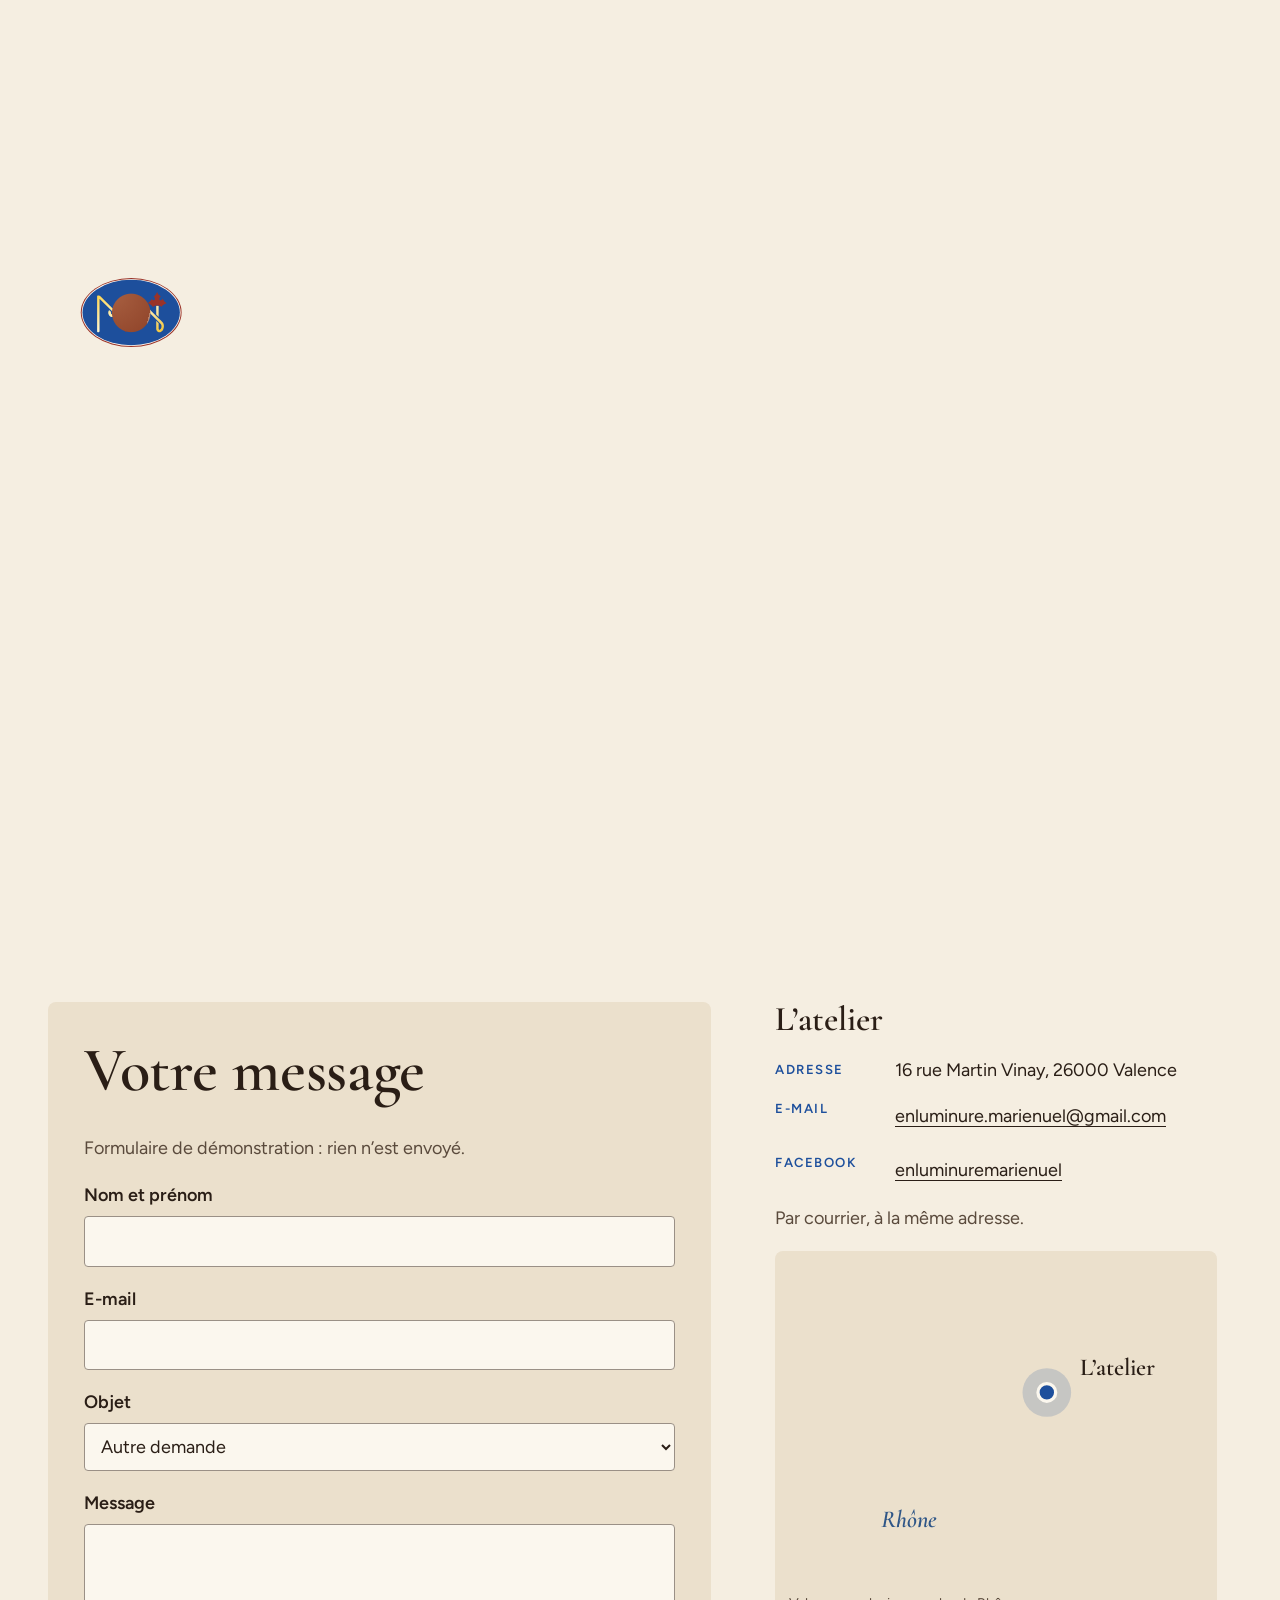
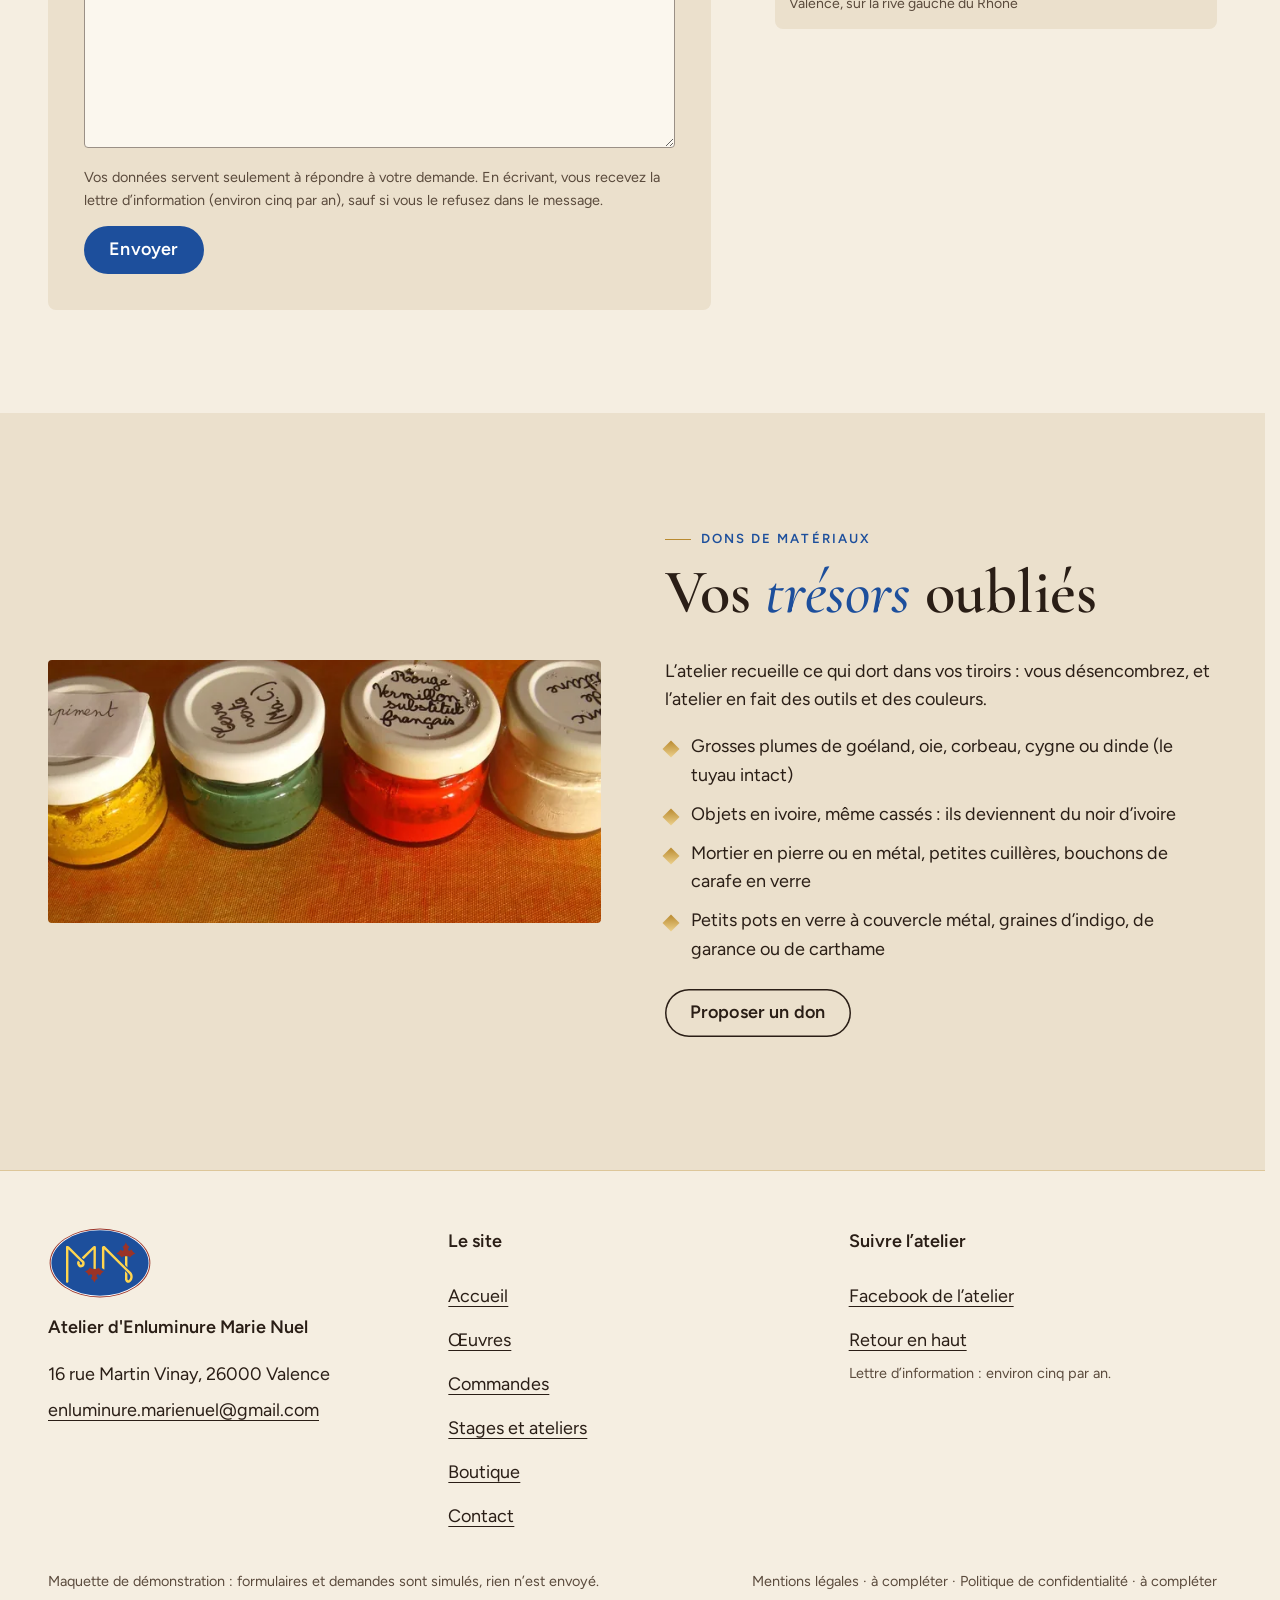
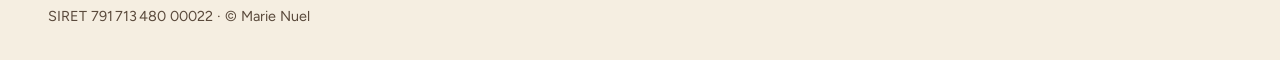
<file: contact.html>
<!doctype html>
<html lang="fr" data-v="2" data-curseur>
<head>
<meta charset="utf-8">
<meta name="viewport" content="width=device-width, initial-scale=1, viewport-fit=cover">
<title>Contact : Atelier d’Enluminure Marie Nuel, Valence</title>
<meta name="description" content="Écrire à l’atelier pour une commande, un stage, un achat ou une intervention. 16 rue Martin Vinay, Valence.">
<meta name="robots" content="noindex, nofollow">
<link rel="canonical" href="https://enluminure-marienuel-maquette.vercel.app/contact">
<style>:root{--fond:#f5eee1;--texte:#2a1e16;--voile-fond:#1d4f9c;--ouverture-fond:#f5eee1;--menu-fond:#f5eee1}:root { --entete-h: 72px; --barres-h: 0px; } html { background: var(--fond); color: var(--texte); scrollbar-gutter: stable; } body { margin: 0; background: var(--fond); } html.js:not(.secours):not([data-arrivee="retour"]) [data-anime] { opacity: 0; } html.js:not(.secours):not([data-arrivee="retour"]) [data-anime].vu { opacity: 1; } [data-voile] { position: fixed; inset: 0; z-index: 900; background: var(--voile-fond); transform: translateY(100%); visibility: hidden; pointer-events: none; } html[data-arrivee="voile"]:not(.voile-leve):not(.secours) [data-voile] { transform: none; visibility: visible; } html.secours [data-voile] { visibility: hidden !important; } .ouverture-panneau { position: fixed; inset: 0; z-index: 850; display: none; place-content: center; justify-items: center; background: var(--ouverture-fond, var(--voile-fond)); color: var(--fond); text-align: center; } html.js[data-arrivee="intro"]:not(.secours):not(.intro-finie) .ouverture-panneau { display: grid; } html.defilement-bloque, html.defilement-bloque body, html.js[data-arrivee="intro"]:not(.secours):not(.intro-finie), html.js[data-arrivee="intro"]:not(.secours):not(.intro-finie) body, html[data-arrivee="voile"]:not(.voile-leve):not(.secours), html[data-arrivee="voile"]:not(.voile-leve):not(.secours) body { overflow: hidden; } html.js[data-arrivee="intro"]:not(.secours):not(.intro-finie) { background-color: var(--ouverture-fond, var(--voile-fond)); } html[data-arrivee="voile"]:not(.voile-leve):not(.secours) { background-color: var(--voile-fond); }</style>
<script>(function () {
var d = document.documentElement, ss = null, ls = null;
try { ss = window.sessionStorage; ls = window.localStorage; } catch (e) {}
d.classList.add('js');
var nav = performance.getEntriesByType ? performance.getEntriesByType('navigation')[0] : null;
var type = nav ? nav.type : 'navigate';
var depart = null;
try { depart = JSON.parse(ss.getItem('socle:depart') || 'null'); ss.removeItem('socle:depart'); } catch (e) {}
if (depart && !(Date.now() - depart.t < 15000)) depart = null;
var mode = type === 'back_forward' ? 'retour' : type === 'reload' ? 'intro' : depart ? 'voile' : 'intro';
d.setAttribute('data-arrivee', mode);
if (mode === 'voile' && depart.couleur) d.style.setProperty('--voile-fond', depart.couleur);
if (type === 'reload' && 'scrollRestoration' in history) {
history.scrollRestoration = 'manual';
}
try {
var choisie = ls && ls.getItem('socle:langue');
var langue = (d.lang || '').slice(0, 2);
if (choisie && choisie !== langue && type === 'navigate' && !depart) {
var alt = document.querySelector('link[rel="alternate"][hreflang="' + choisie + '"]');
if (alt) location.replace(new URL(alt.href).pathname + location.search + location.hash);
}
} catch (e) {}
setTimeout(function () { if (!d.classList.contains('demarre')) d.classList.add('secours'); }, 2000);
})();</script>
<link rel="preload" href="/assets/fonts/cormorant-garamond-latin-600-normal.woff2" as="font" type="font/woff2" crossorigin>
<link rel="preload" href="/assets/fonts/figtree-latin-400-normal.woff2" as="font" type="font/woff2" crossorigin>
<link rel="stylesheet" href="/assets/css/socle.css?v=2">
<link rel="stylesheet" href="/assets/css/site.css?v=2">
<link rel="modulepreload" href="/assets/js/site.js?v=2">
<link rel="modulepreload" href="/assets/js/socle/index.js?v=2">
<script src="/assets/vendor/gsap.min.js" defer></script>
<script src="/assets/vendor/ScrollTrigger.min.js" defer></script>
<script src="/assets/vendor/SplitText.min.js" defer></script>
<script type="module" src="/assets/js/site.js?v=2"></script>
<meta name="theme-color" content="#f5eee1">
<link rel="icon" href="/assets/images/favicon.svg" type="image/svg+xml">
<link rel="apple-touch-icon" href="/assets/images/apple-touch-icon.png">
<meta property="og:type" content="website">
<meta property="og:site_name" content="Atelier d&#39;Enluminure Marie Nuel">
<meta property="og:locale" content="fr_FR">
<meta property="og:title" content="Contact : Atelier d’Enluminure Marie Nuel, Valence">
<meta property="og:description" content="Écrire à l’atelier pour une commande, un stage, un achat ou une intervention. 16 rue Martin Vinay, Valence.">
<meta property="og:url" content="https://enluminure-marienuel-maquette.vercel.app/contact">
<meta property="og:image" content="https://enluminure-marienuel-maquette.vercel.app/assets/partage/contact-fr.jpg">
<meta property="og:image:width" content="1200">
<meta property="og:image:height" content="630">
<meta property="og:image:alt" content="Écrire à l’atelier d’enluminure">
<meta name="twitter:card" content="summary_large_image">
<script type="application/ld+json">{"@context":"https://schema.org","@type":"LocalBusiness","name":"Atelier d'Enluminure Marie Nuel","url":"https://enluminure-marienuel-maquette.vercel.app/","email":"enluminure.marienuel@gmail.com","description":"Enluminures et calligraphies sur mesure, à l'or et aux pigments, stages et ateliers d'enluminure à Valence (Drôme).","address":{"@type":"PostalAddress","streetAddress":"16 rue Martin Vinay","postalCode":"26000","addressLocality":"Valence","addressCountry":"FR"},"sameAs":["https://www.facebook.com/enluminuremarienuel/"]}</script>
</head>
<body id="haut">
<div data-voile data-forme="iris" aria-hidden="true"><div class="voile-contenu"><img src="/assets/images/logo.svg" alt="" width="84" height="58"><span data-voile-libelle>Contact</span></div></div>
<div class="ouverture-panneau" data-ouverture aria-hidden="true">
  <svg class="reglure" viewBox="0 0 1000 600" preserveAspectRatio="none" aria-hidden="true"><path d="M120 0 V600 M880 0 V600 M0 170 H1000 M0 430 H1000" pathLength="1"/></svg>
  <svg class="mono ouverture-mono" viewBox="0 0 1070 740" role="img" aria-label="Monogramme MN de l’atelier" data-ouverture-objet>
  <defs><mask id="intro-m" maskUnits="userSpaceOnUse" x="0" y="0" width="1070" height="740"><path class="mono-trait" style="--i:0" d="M197,570 L197,203" pathLength="1" fill="none" stroke="#fff" stroke-width="50" stroke-linecap="round" stroke-linejoin="round"/><path class="mono-trait" style="--i:1" d="M205,200 L357,352 Q380,375 362,400 Q343,418 320,400 Q302,380 318,356" pathLength="1" fill="none" stroke="#fff" stroke-width="50" stroke-linecap="round" stroke-linejoin="round"/><path class="mono-trait" style="--i:2" d="M356,320 L472,204 L478,214 L478,434" pathLength="1" fill="none" stroke="#fff" stroke-width="50" stroke-linecap="round" stroke-linejoin="round"/><path class="mono-trait" style="--i:3" d="M568,434 L568,200" pathLength="1" fill="none" stroke="#fff" stroke-width="50" stroke-linecap="round" stroke-linejoin="round"/><path class="mono-trait" style="--i:4" d="M577,200 L842,462 Q872,494 862,536 Q848,572 818,568 Q798,560 800,538 L800,456" pathLength="1" fill="none" stroke="#fff" stroke-width="50" stroke-linecap="round" stroke-linejoin="round"/><path class="mono-trait" style="--i:5" d="M805,298 L805,414" pathLength="1" fill="none" stroke="#fff" stroke-width="50" stroke-linecap="round" stroke-linejoin="round"/></mask>
  <linearGradient id="intro-or" x1="0" y1="0" x2="1" y2="1"><stop offset="0" stop-color="#ffd54f"/><stop class="mono-eclat" offset=".5" stop-color="#fff6cf"/><stop offset="1" stop-color="#f1c232"/></linearGradient></defs>
  <ellipse class="mono-bord" cx="535" cy="370" rx="518" ry="354" fill="#9a3328"/>
  <ellipse cx="535" cy="370" rx="508" ry="344" fill="#fffaf0"/>
  <ellipse class="mono-fond" cx="535" cy="370" rx="500" ry="336" fill="#1d4f9c"/>
  <path class="mono-or" d="M794,300 L792,303 L792,391 L815,414 L817,414 L817,304 L814,300ZM475,195 L469,197 L462,202 L350,312 L350,315 L365,329 L369,329 L466,232 L468,235 L468,430 L487,431 L492,430 L493,207 L490,199 L487,196ZM562,198 L558,202 L555,209 L555,422 L557,425 L567,430 L576,437 L580,438 L580,232 L582,231 L836,484 L842,493 L846,504 L846,520 L842,531 L837,539 L828,547 L823,547 L817,538 L817,480 L794,456 L792,456 L792,541 L795,551 L804,565 L817,572 L834,572 L846,566 L854,559 L860,551 L866,539 L871,519 L871,504 L868,489 L862,476 L857,469 L841,452 L818,432 L582,195 L571,194ZM192,194 L187,198 L185,202 L185,565 L187,569 L192,573 L202,573 L208,568 L210,562 L210,232 L212,231 L350,368 L351,378 L347,385 L340,389 L336,388 L331,384 L327,377 L326,372 L329,367 L329,364 L312,347 L309,347 L304,352 L300,361 L299,377 L307,397 L317,409 L324,413 L335,416 L348,415 L361,409 L370,400 L375,391 L377,384 L377,366 L372,352 L340,323 L216,199 L204,194Z" fill="url(#intro-or)" mask="url(#intro-m)"/>
  <path class="mono-fleurons" d="M432,416 L429,422 L419,434 L405,445 L382,457 L381,460 L385,461 L402,474 L414,488 L419,501 L421,501 L430,491 L438,487 L448,488 L454,494 L455,505 L450,517 L442,524 L442,527 L449,531 L462,544 L470,556 L475,570 L478,570 L479,565 L488,550 L507,530 L513,527 L513,524 L503,515 L500,509 L499,499 L501,493 L509,487 L517,487 L527,493 L533,501 L536,501 L539,493 L551,476 L565,463 L573,459 L574,456 L566,454 L544,442 L527,426 L523,420 L520,420 L515,424 L501,430 L491,432 L464,432 L448,427 L441,423 L434,416ZM800,159 L798,167 L787,186 L774,199 L766,204 L766,206 L774,213 L778,220 L778,237 L773,242 L769,244 L764,244 L755,240 L746,230 L744,230 L742,238 L736,247 L723,260 L706,272 L706,274 L722,281 L733,288 L748,301 L758,312 L761,312 L767,306 L778,301 L796,298 L811,298 L828,301 L847,311 L853,302 L860,295 L879,282 L899,274 L899,272 L895,271 L886,265 L877,256 L867,243 L860,228 L858,228 L856,232 L848,240 L842,243 L832,243 L826,238 L824,234 L825,220 L830,212 L838,206 L838,204 L832,201 L813,181 L807,172 L802,159Z" fill="#9a3328"/>
</svg>
  <p class="ouverture-nom">Marie Nuel</p>
  <p class="ouverture-ligne">Enluminure et calligraphie</p>
</div>
<a class="evitement" href="#contenu">Aller au contenu</a>
<header data-entete>
  <div class="entete-rangee">
    <a class="entete-logo" href="/" data-libelle="Accueil">
      <img src="/assets/images/logo.svg" alt="" width="52" height="36"><span class="entete-nom"><span class="entete-nom-haut">Marie Nuel</span><span class="entete-nom-bas">Enluminure</span></span>
    </a>
    <nav data-nav aria-label="Navigation principale">
      <ul><li><a href="/oeuvres" data-libelle="Œuvres">Œuvres</a></li><li><a href="/commandes" data-libelle="Commandes">Commandes</a></li><li><a href="/stages" data-libelle="Stages et ateliers">Stages et ateliers</a></li><li><a href="/boutique" data-libelle="Boutique">Boutique</a></li><li><a href="/contact" data-libelle="Contact" aria-current="page">Contact</a></li></ul>
    </nav>
    <div class="entete-actions">
      <a class="bouton" href="/commandes#composer" data-libelle="Commandes">Commander</a>
      <button type="button" data-menu-bouton aria-controls="menu" aria-expanded="false" data-libelle-ouvrir="Menu" data-libelle-fermer="Fermer"><span data-libelle-bouton>Menu</span></button>
      <a class="menu-sansjs" href="#menu" data-menu-lien>Menu</a>
    </div>
  </div>
</header>
<script>/* Avant le premier affichage : rangées de la navigation (même règle que ajusterNav dans assets/js/socle/entete.js)
   et hauteur réelle de l'en-tête, pour que rien ne saute quand le JavaScript du site prend la main. */
(function () {
  var h = document.documentElement, u = document.querySelector('[data-nav] ul'), e = document.querySelector('[data-entete]');
  if (u) {
    var deborde = function () { return u.scrollWidth > u.clientWidth + 1; }, c = deborde();
    if (c && window.matchMedia('(min-width: 900px)').matches) {
      h.classList.add('nav-deux-rangees'); c = deborde();
      if (c) { h.classList.add('nav-deux-lignes'); var a = u.querySelector('a'); c = !a || u.getBoundingClientRect().height > a.getBoundingClientRect().height * 2.5; }
      if (c) h.classList.remove('nav-deux-rangees', 'nav-deux-lignes');
    }
    if (c) h.classList.add('nav-compacte');
  }
  if (e) h.style.setProperty('--entete-h', Math.round(e.getBoundingClientRect().height) + 'px');
})();</script>
<span id="menu-ferme" aria-hidden="true"></span>
<div id="menu" data-menu role="dialog" aria-modal="true" aria-label="Menu">
  <p class="menu-sansjs-fermer"><a href="#menu-ferme">Fermer</a></p>
  <ul><li style="--i:0"><a href="/" class="menu-lien" data-libelle="Accueil">Accueil</a></li><li style="--i:1"><a href="/oeuvres" class="menu-lien" data-libelle="Œuvres">Œuvres</a></li><li style="--i:2"><a href="/commandes" class="menu-lien" data-libelle="Commandes">Commandes</a></li><li style="--i:3"><a href="/stages" class="menu-lien" data-libelle="Stages et ateliers">Stages et ateliers</a></li><li style="--i:4"><a href="/boutique" class="menu-lien" data-libelle="Boutique">Boutique</a></li><li style="--i:5"><a href="/contact" class="menu-lien" data-libelle="Contact" aria-current="page">Contact</a></li></ul>
  <p><a class="bouton" href="/contact#ecrire" data-libelle="Contact">Écrire à l’atelier</a></p>
  <p class="menu-coord">16 rue Martin Vinay, 26000 Valence<br>enluminure.marienuel@gmail.com</p>
</div>
<main id="contenu" tabindex="-1">
<section class="ouv ouv--ecritoire" id="debut">
  <figure class="media ouv-plein-fond" data-grok data-fx="zoom" data-fx-force="10" style="--cadrage:50% 50%">
  <picture><source media="(max-width: 760px) and (orientation: portrait)" srcset="/assets/images/grok/contact-ouverture-mobile-640.webp 640w, /assets/images/grok/contact-ouverture-mobile-1080.webp 1080w" sizes="100vw">
    <img src="/assets/images/grok/contact-ouverture-1280.webp" srcset="/assets/images/grok/contact-ouverture-640.webp 640w, /assets/images/grok/contact-ouverture-1280.webp 1280w, /assets/images/grok/contact-ouverture-1920.webp 1920w" sizes="100vw" alt="Écritoire près d’une fenêtre : enveloppe cachetée, plume d’oie et encrier" width="1280" height="720" fetchpriority="high" loading="eager" decoding="async">
  </picture><figcaption class="mention-ia">Illustration générée</figcaption>
</figure>
  <div class="conteneur ouv-ecritoire-carte">
    <span class="lettrine-or" data-effet="lettrine-or" data-grille="fil typo" aria-hidden="true" data-iris-centre><span>É</span></span>
    <p class="surtitre" data-anime>Contact</p>
    <h1 data-anime="lignes">Écrire à l’atelier</h1>
    <p class="masque-ecran-tres-bas" data-anime>Une commande, un stage, un achat, une intervention : dites-en un peu à Marie, elle vous répond.</p>
    <p data-anime><a class="bouton" href="#ecrire" data-action-principale data-sans-transition data-survol="magnetique">Écrire</a></p>
    <p class="ouv-info" data-info-cle><span class="pastille"></span>enluminure.marienuel@gmail.com</p>
  </div>
</section>
<section class="ecrire" id="ecrire">
  <div class="conteneur ecrire-grille">
    <form data-formulaire class="formulaire" action="#" novalidate data-contact>
      <h2 data-anime="lignes">Votre message</h2>
      <p class="texte-doux">Formulaire de démonstration : rien n’est envoyé.</p>
      <div class="champ"><label for="f-nom">Nom et prénom</label><input id="f-nom" name="nom" autocomplete="name" required></div>
      <div class="champ"><label for="f-email">E-mail</label><input id="f-email" name="email" type="email" autocomplete="email" required></div>
      <div class="champ"><label for="f-sujet">Objet</label>
        <select id="f-sujet" name="sujet">
          <option value="commande">Commande personnalisée</option>
          <option value="achat">Achat d’une œuvre ou d’un tirage</option>
          <option value="stage">Stage</option>
          <option value="intervention">Intervention ou atelier de groupe</option>
          <option value="scolaire">Atelier scolaire</option>
          <option value="don">Don de matériaux</option>
          <option value="autre" selected>Autre demande</option>
        </select></div>
      <div class="champ"><label for="f-message">Message</label><textarea id="f-message" name="message" rows="7" required></textarea></div>
      <p class="mention-donnees">Vos données servent seulement à répondre à votre demande. En écrivant, vous recevez la lettre d’information (environ cinq par an), sauf si vous le refusez dans le message.</p>
      <button type="submit" class="bouton">Envoyer</button>
      <p data-message-envoi role="status" tabindex="-1" hidden></p>
    </form>
    <aside class="atelier-carte">
      <h2 class="h3">L’atelier</h2>
      <dl class="coord">
        <div><dt>Adresse</dt><dd>16 rue Martin Vinay, 26000 Valence</dd></div>
        <div><dt>E-mail</dt><dd><a href="mailto:enluminure.marienuel@gmail.com">enluminure.marienuel@gmail.com</a></dd></div>
        <div><dt>Facebook</dt><dd><a href="https://www.facebook.com/enluminuremarienuel/" target="_blank" rel="noopener">enluminuremarienuel</a></dd></div>
      </dl>
      <p class="texte-doux">Par courrier, à la même adresse.</p>
      <figure class="plan" data-visuel role="img" aria-label="Plan simplifié : l’atelier à Valence, au bord du Rhône">
        <svg viewBox="0 0 400 300" aria-hidden="true" data-fx="trace">
          <path class="plan-rhone" data-fx-trait d="M150 -10 C 130 60, 175 110, 150 170 S 120 260, 150 320"/>
          <path class="plan-route" data-fx-trait d="M210 0 C 220 80, 214 160, 230 300"/>
          <path class="plan-route" data-fx-trait d="M160 140 C 220 150, 300 136, 410 150"/>
          <circle class="plan-point-halo" cx="246" cy="128" r="22"/><circle class="plan-point" cx="246" cy="128" r="8"/>
          <text class="plan-texte plan-texte--rhone" x="96" y="250">Rhône</text><text class="plan-texte" x="276" y="112">L’atelier</text>
        </svg>
        <figcaption>Valence, sur la rive gauche du Rhône</figcaption>
      </figure>
    </aside>
  </div>
</section>
<section class="dons" id="dons">
  <div class="conteneur bloc-deux-grille">
    <figure class="media bloc-deux-image" data-fx="parallaxe" style="--cadrage:50% 50%;aspect-ratio:2000 / 954">
  <picture>
    <img src="/assets/images/pigments-pots-1200.webp" srcset="/assets/images/pigments-pots-480.webp 480w, /assets/images/pigments-pots-800.webp 800w, /assets/images/pigments-pots-1200.webp 1200w" sizes="(max-width: 760px) 100vw, 46vw" alt="Petits pots de pigments de l’atelier : ocre jaune, vert, rouge et blanc" width="1200" height="572" loading="lazy" decoding="async">
  </picture>
</figure>
    <div>
      <p class="surtitre" data-anime>Dons de matériaux</p>
      <h2 data-anime="lignes">Vos <em>trésors</em> oubliés</h2>
      <p data-anime>L’atelier recueille ce qui dort dans vos tiroirs : vous désencombrez, et l’atelier en fait des outils et des couleurs.</p>
      <ul class="puces" data-anime="cascade"><li>Grosses plumes de goéland, oie, corbeau, cygne ou dinde (le tuyau intact)</li><li>Objets en ivoire, même cassés : ils deviennent du noir d’ivoire</li><li>Mortier en pierre ou en métal, petites cuillères, bouchons de carafe en verre</li><li>Petits pots en verre à couvercle métal, graines d’indigo, de garance ou de carthame</li></ul>
      <p data-anime><a class="bouton bouton--contour" href="/contact?sujet=don#ecrire" data-sans-transition>Proposer un don</a></p>
    </div>
  </div>
</section>
</main>
<footer class="pied" id="pied">
  <div class="conteneur pied-grille">
    <div class="pied-marque">
      <img src="/assets/images/logo.svg" alt="" width="104" height="72" loading="lazy">
      <p><strong>Atelier d&#39;Enluminure Marie Nuel</strong></p>
      <p>16 rue Martin Vinay, 26000 Valence<br><a href="mailto:enluminure.marienuel@gmail.com">enluminure.marienuel@gmail.com</a></p>
    </div>
    <nav aria-label="Le site">
      <p><strong>Le site</strong></p>
      <ul><li><a href="/" data-libelle="Accueil">Accueil</a></li><li><a href="/oeuvres" data-libelle="Œuvres">Œuvres</a></li><li><a href="/commandes" data-libelle="Commandes">Commandes</a></li><li><a href="/stages" data-libelle="Stages et ateliers">Stages et ateliers</a></li><li><a href="/boutique" data-libelle="Boutique">Boutique</a></li><li><a href="/contact" data-libelle="Contact" aria-current="page">Contact</a></li></ul>
    </nav>
    <div>
      <p><strong>Suivre l’atelier</strong></p>
      <ul>
        <li><a href="https://www.facebook.com/enluminuremarienuel/" target="_blank" rel="noopener">Facebook de l’atelier</a></li>
        <li><a href="#haut" data-sans-transition>Retour en haut</a></li>
      </ul>
      <p class="pied-petit">Lettre d’information : environ cinq par an.</p>
    </div>
  </div>
  <div class="conteneur pied-bas"><p>Maquette de démonstration : formulaires et demandes sont simulés, rien n’est envoyé.</p><p>Mentions légales · à compléter · Politique de confidentialité · à compléter</p><p>SIRET 791 713 480 00022 · © Marie Nuel</p></div>
</footer>
<div data-barre-fixe>
  <a class="bouton bouton--contour" href="/contact#ecrire" data-libelle="Contact">Écrire</a>
  <a class="bouton" href="/commandes#composer" data-libelle="Commandes">Commander</a>
</div>
</body>
</html>
</file>
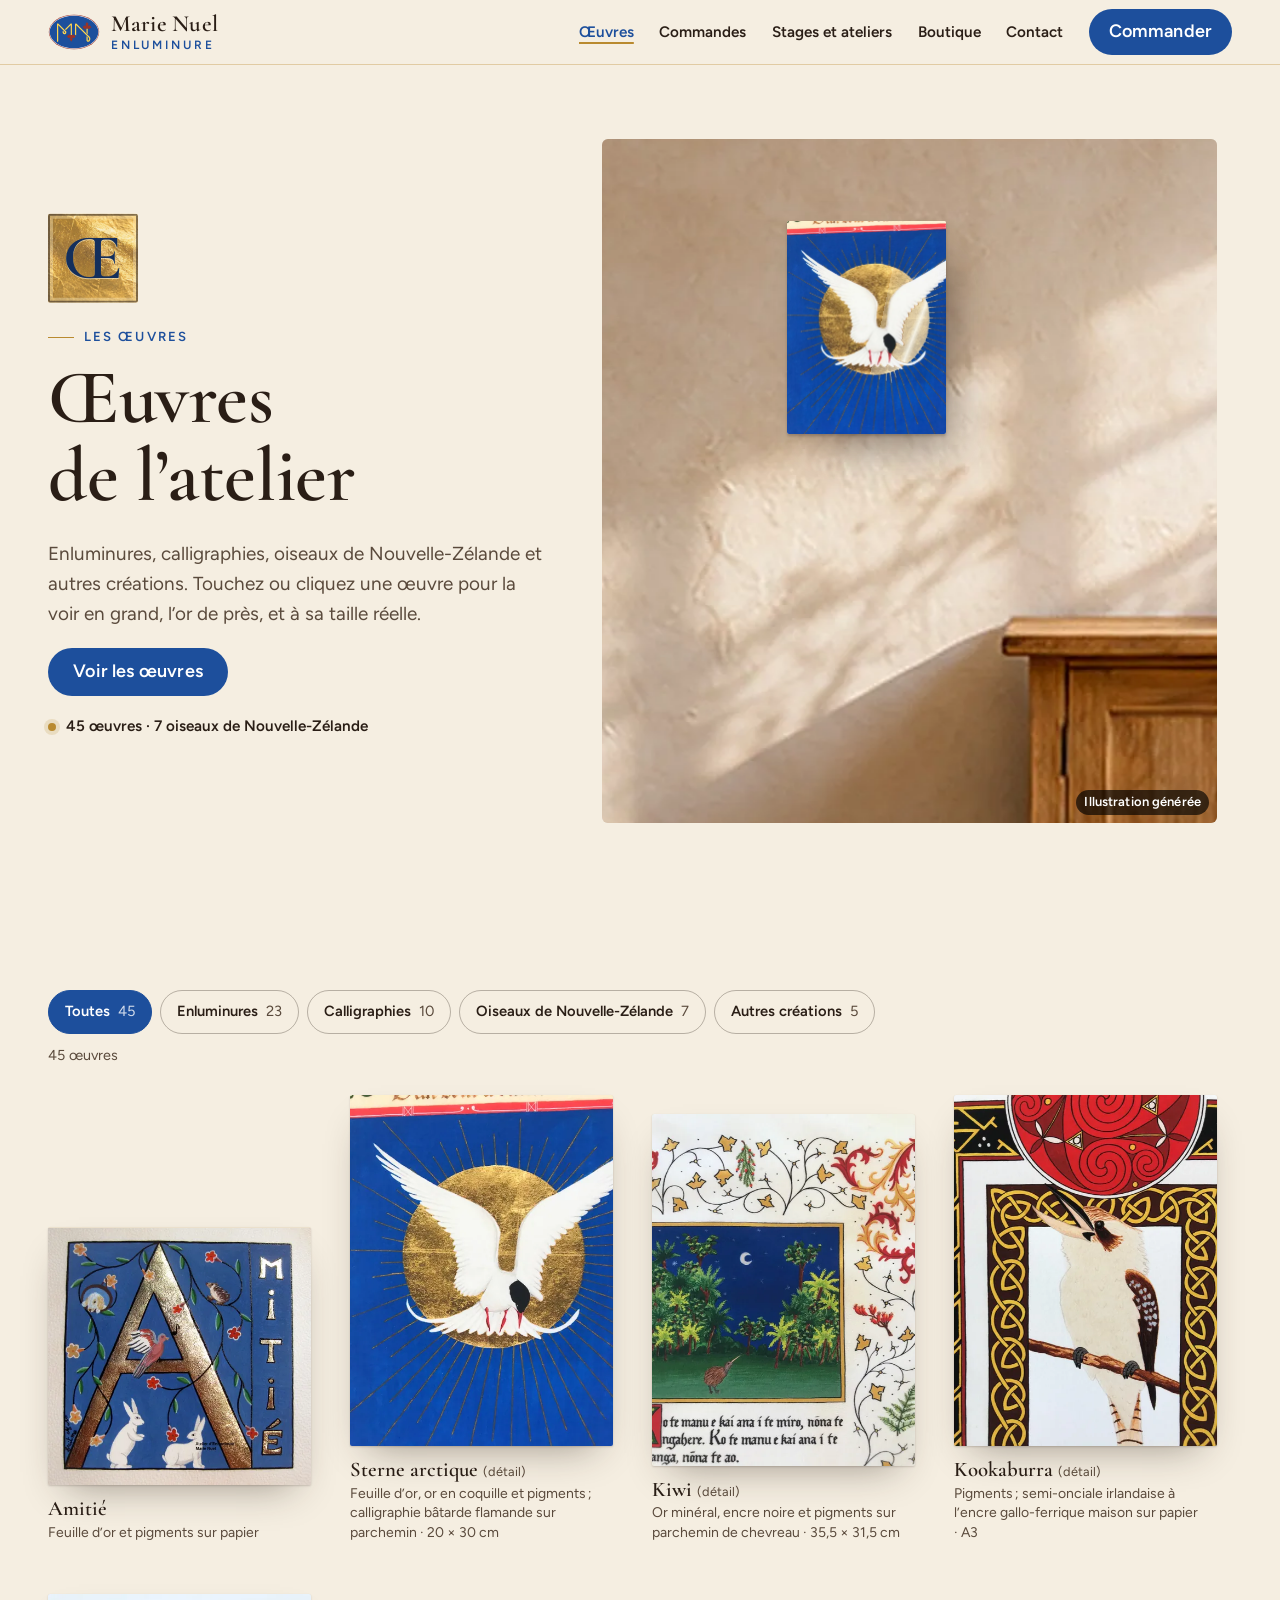
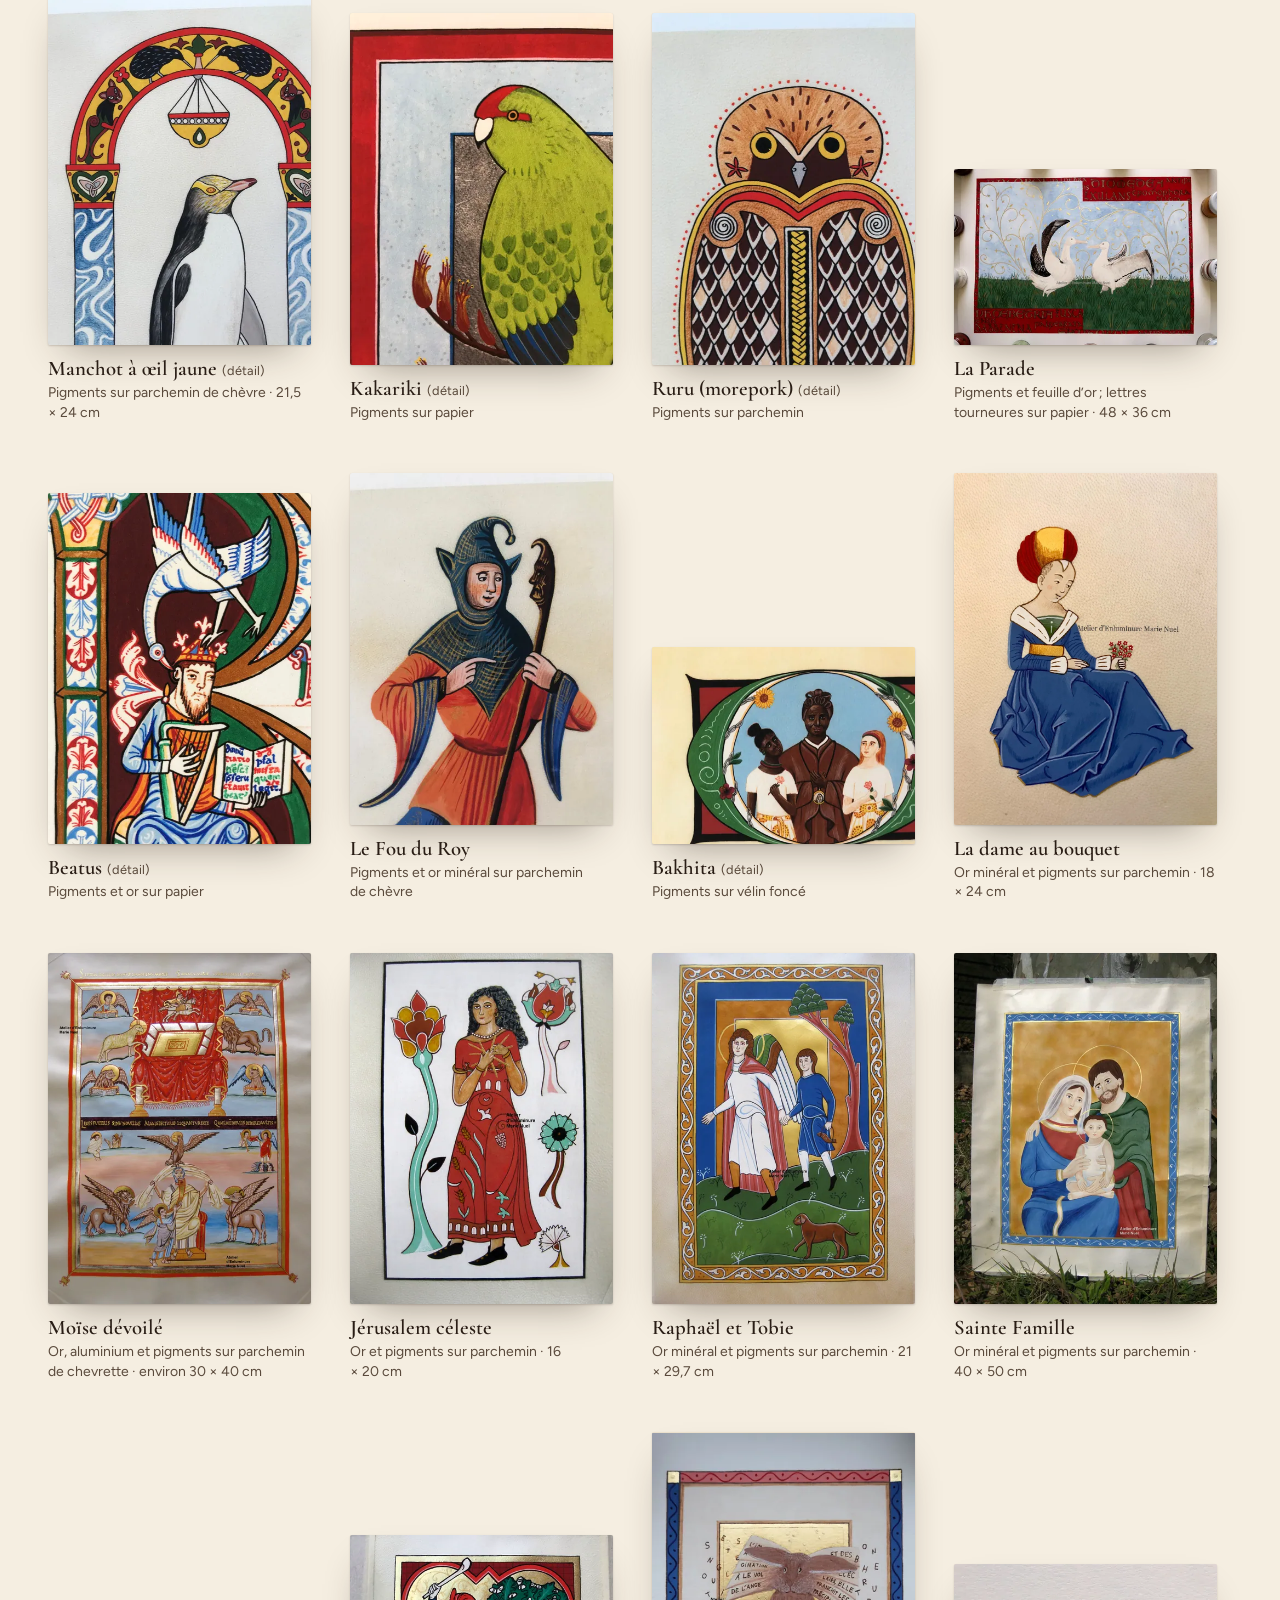
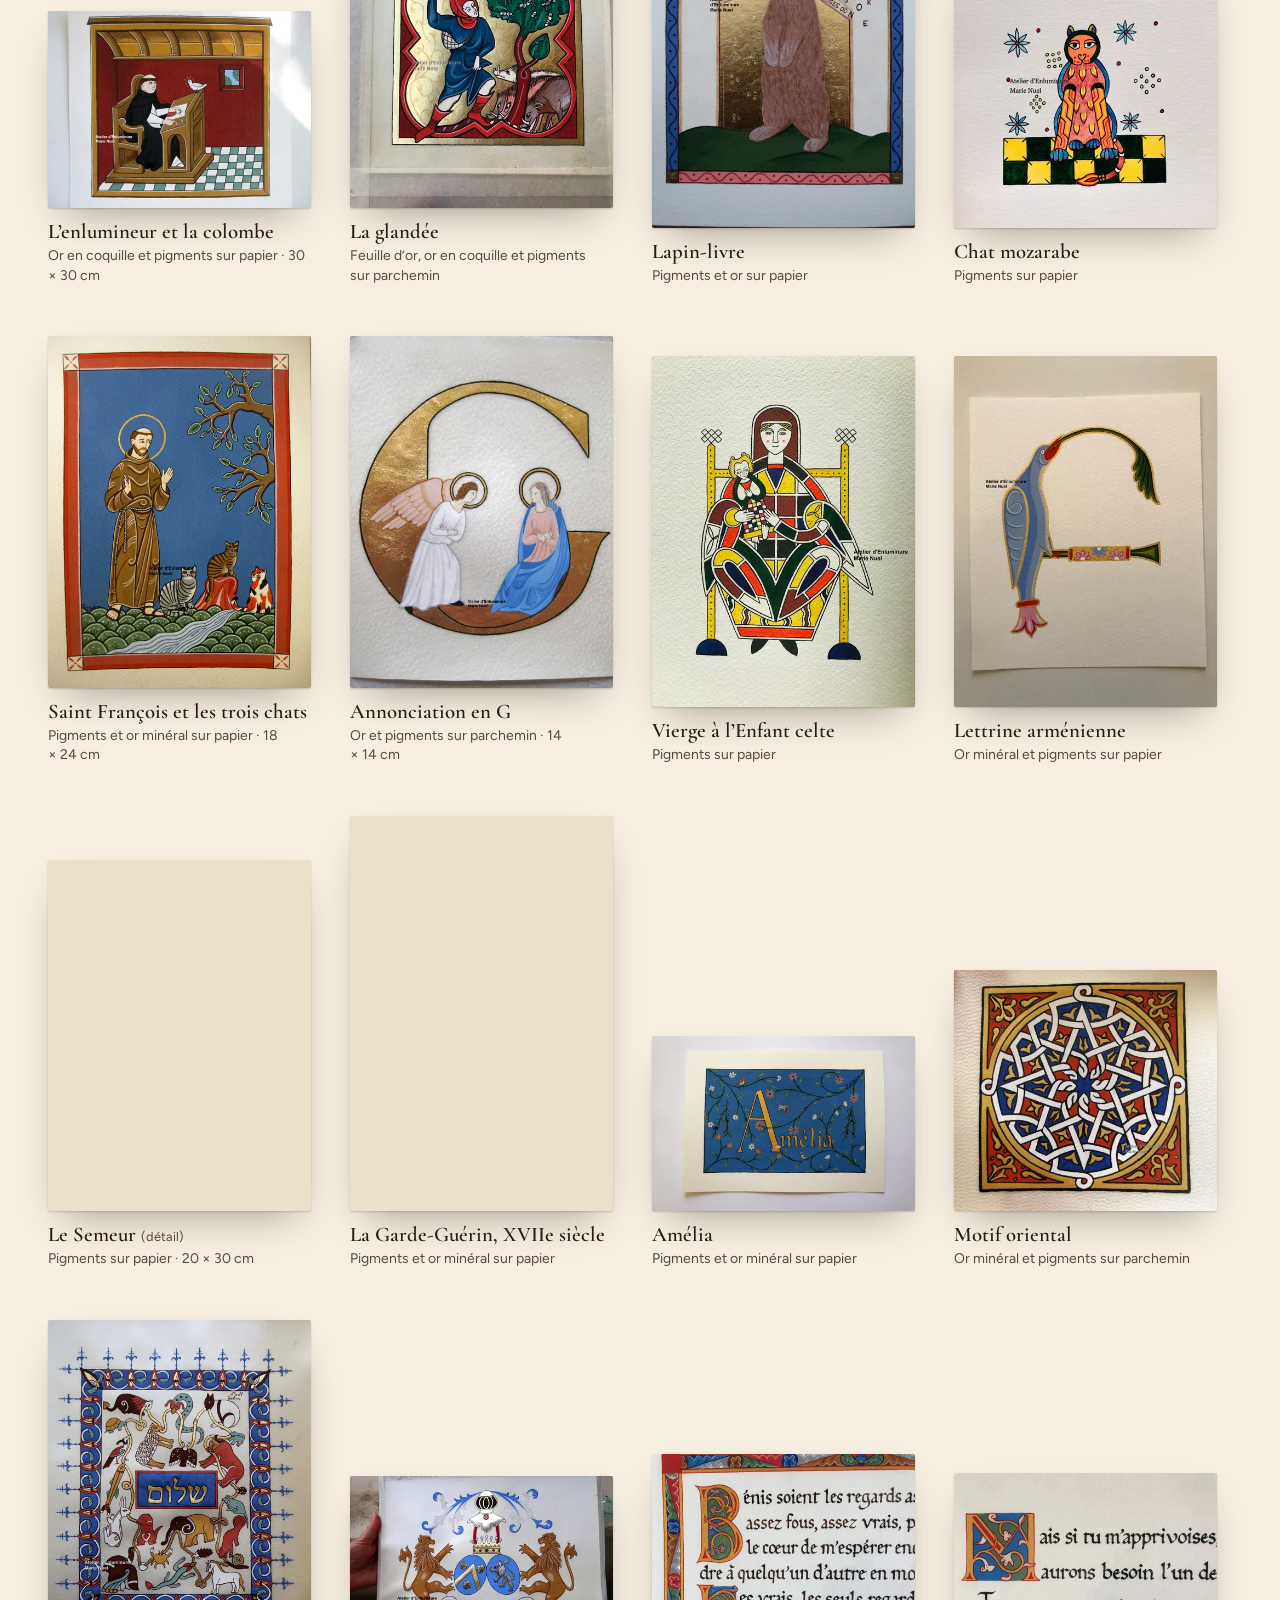
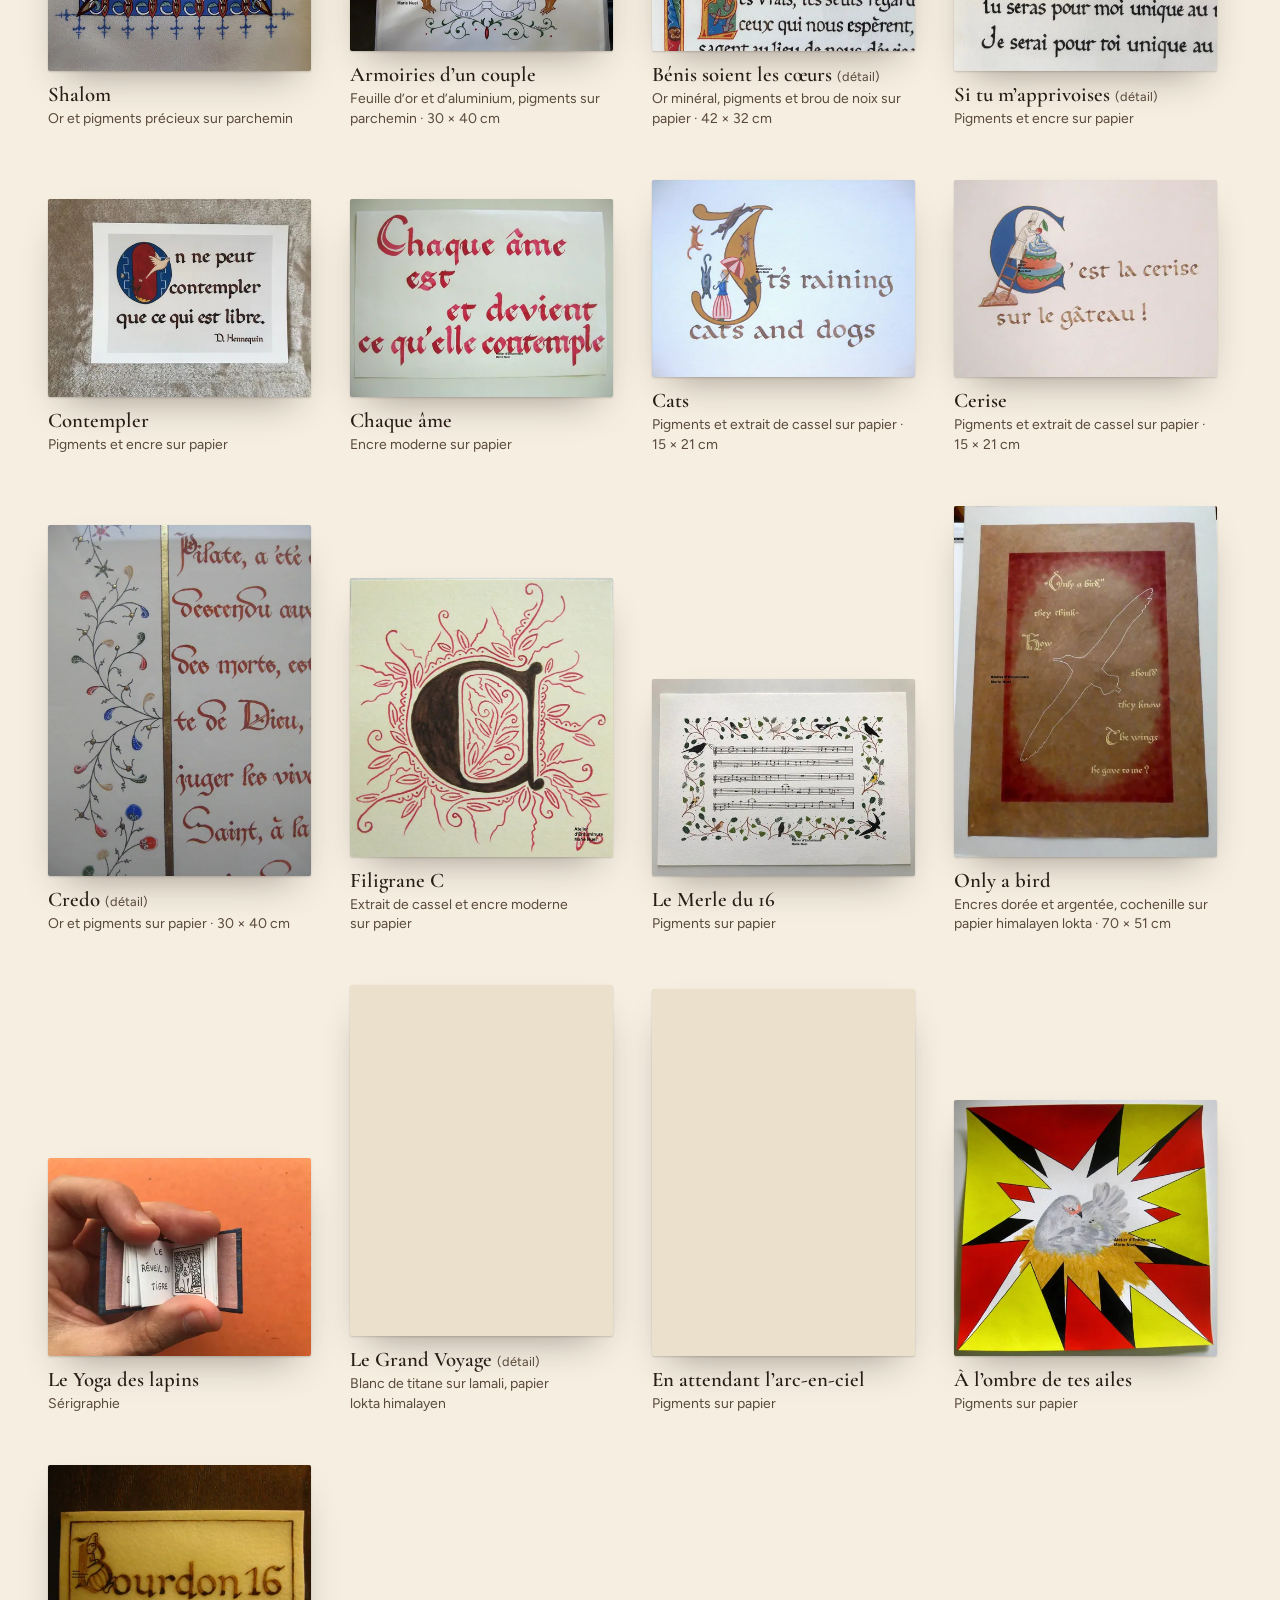
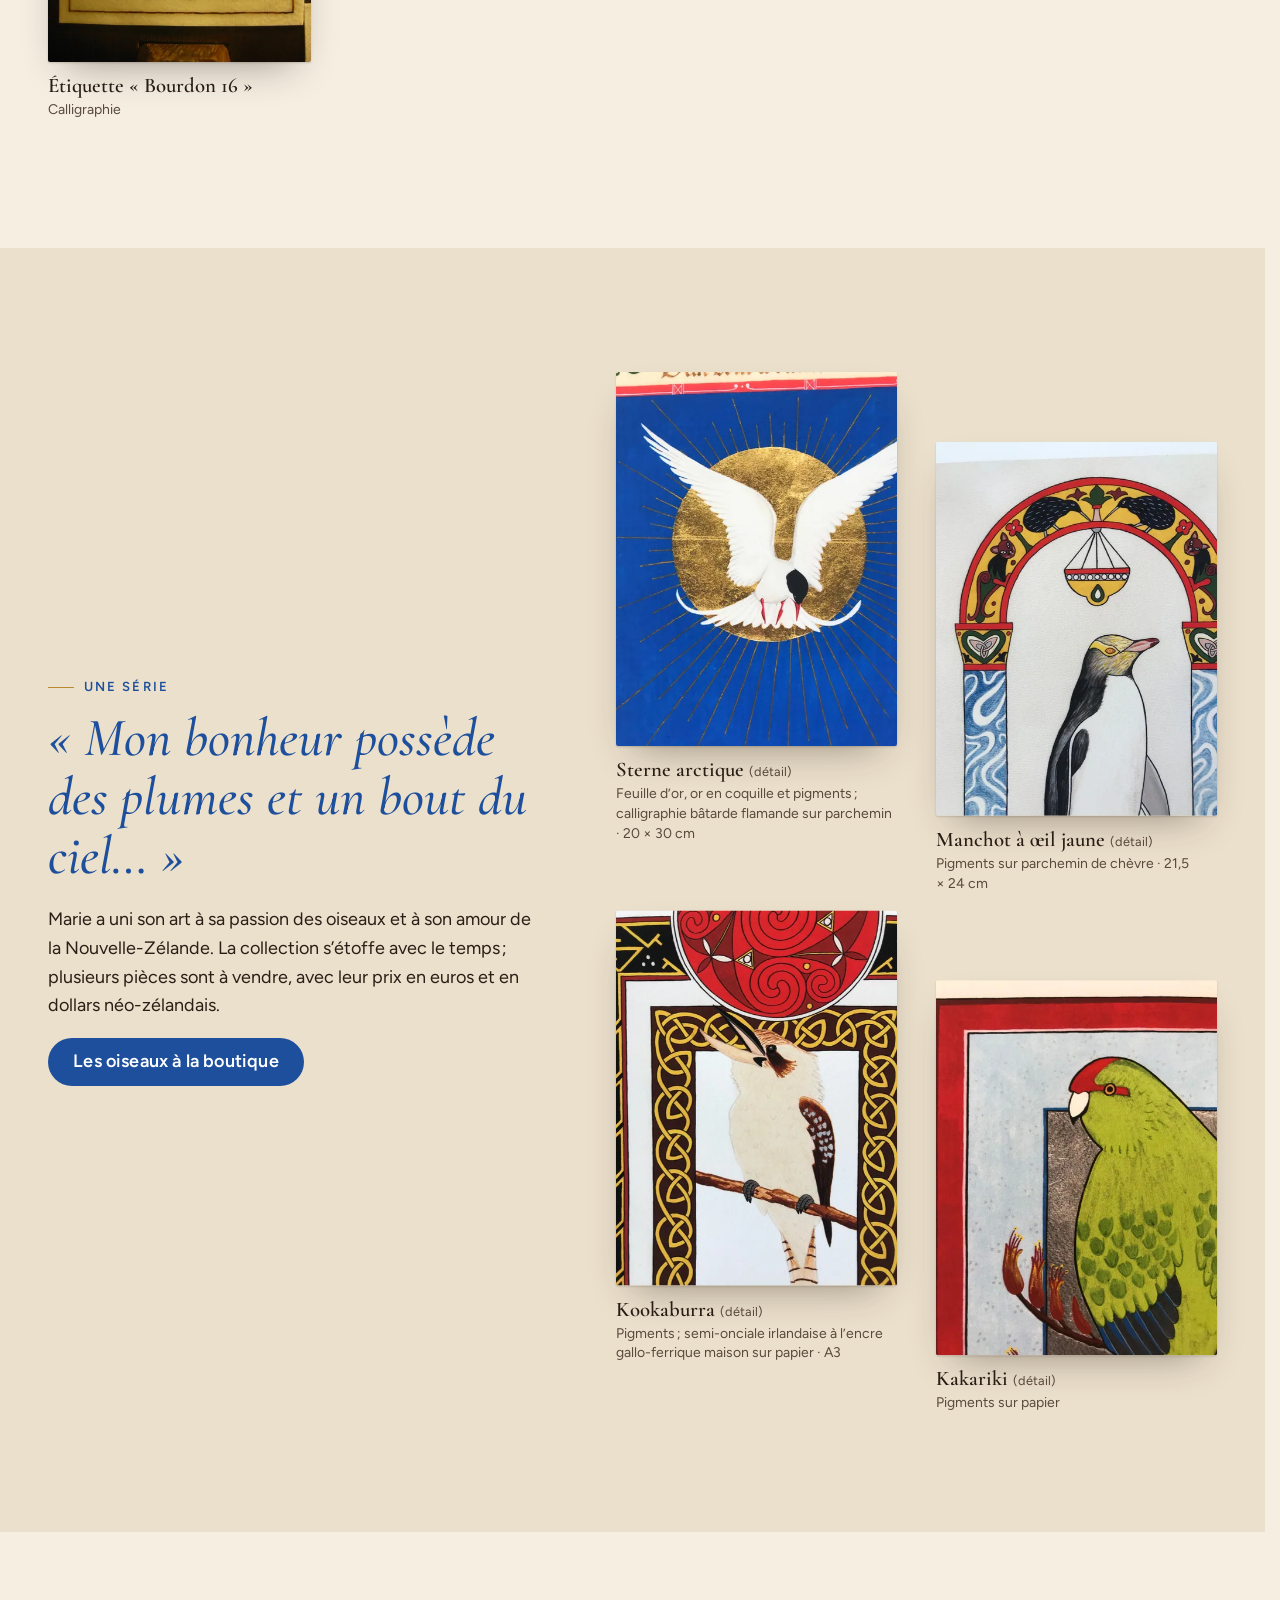
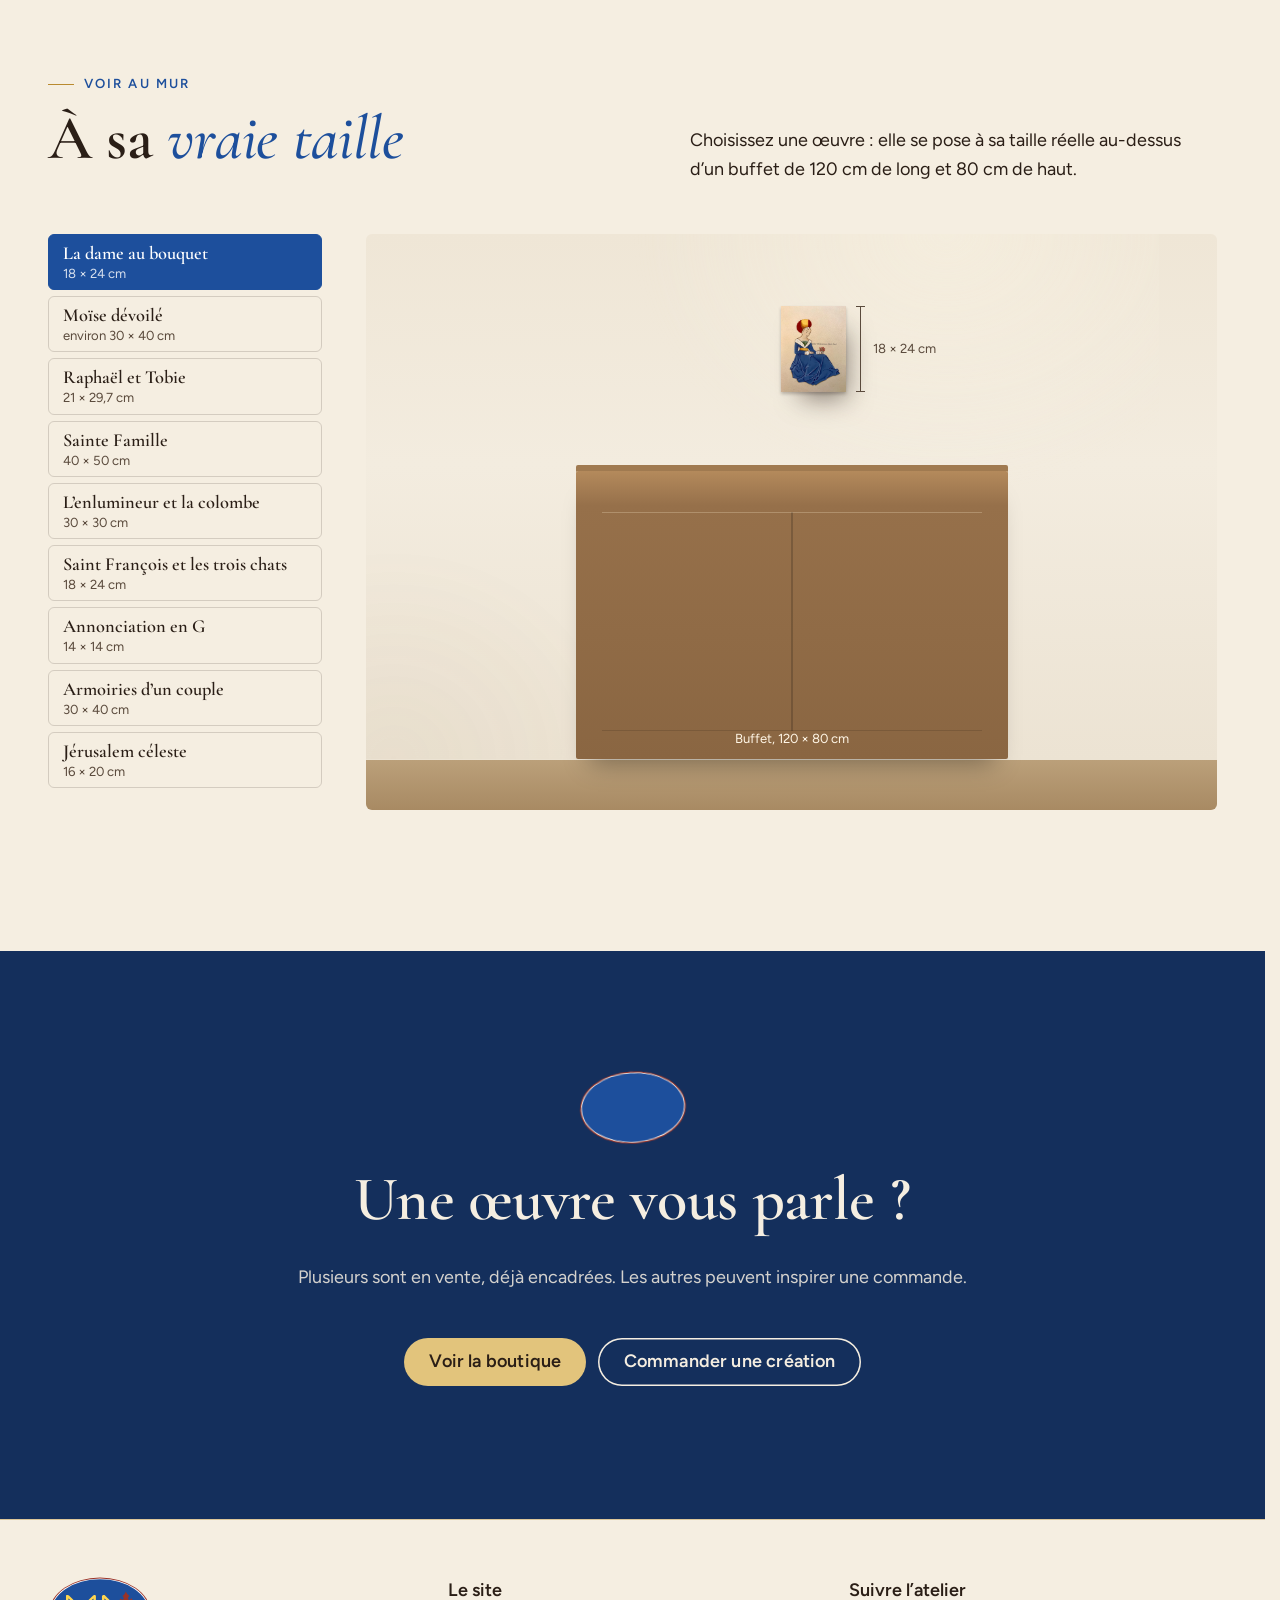
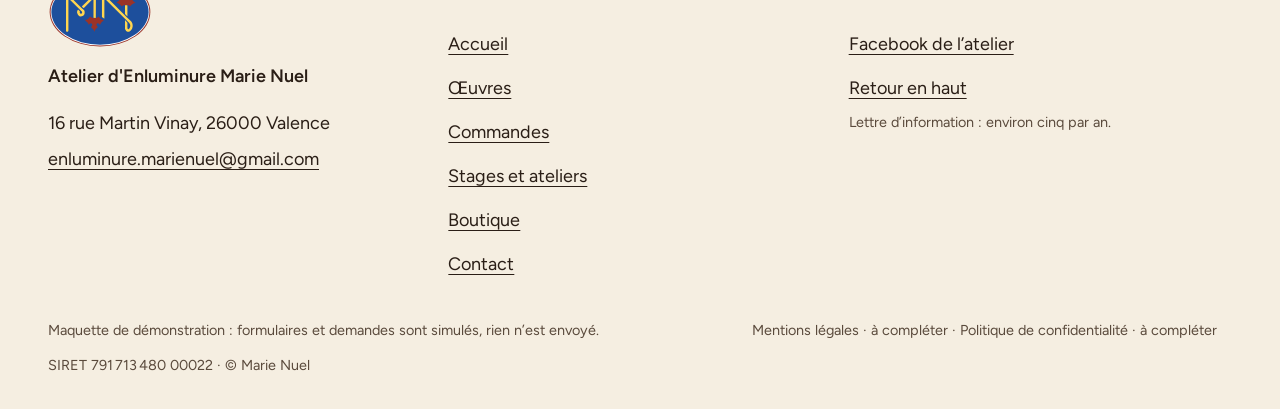
<file: oeuvres.html>
<!doctype html>
<html lang="fr" data-v="2" data-curseur>
<head>
<meta charset="utf-8">
<meta name="viewport" content="width=device-width, initial-scale=1, viewport-fit=cover">
<title>Œuvres : enluminures et calligraphies de Marie Nuel</title>
<meta name="description" content="Enluminures, calligraphies, la série des oiseaux de Nouvelle-Zélande et d’autres créations, à voir de près et à la bonne taille.">
<meta name="robots" content="noindex, nofollow">
<link rel="canonical" href="https://enluminure-marienuel-maquette.vercel.app/oeuvres">
<style>:root{--fond:#f5eee1;--texte:#2a1e16;--voile-fond:#1d4f9c;--ouverture-fond:#f5eee1;--menu-fond:#f5eee1}:root { --entete-h: 72px; --barres-h: 0px; } html { background: var(--fond); color: var(--texte); scrollbar-gutter: stable; } body { margin: 0; background: var(--fond); } html.js:not(.secours):not([data-arrivee="retour"]) [data-anime] { opacity: 0; } html.js:not(.secours):not([data-arrivee="retour"]) [data-anime].vu { opacity: 1; } [data-voile] { position: fixed; inset: 0; z-index: 900; background: var(--voile-fond); transform: translateY(100%); visibility: hidden; pointer-events: none; } html[data-arrivee="voile"]:not(.voile-leve):not(.secours) [data-voile] { transform: none; visibility: visible; } html.secours [data-voile] { visibility: hidden !important; } .ouverture-panneau { position: fixed; inset: 0; z-index: 850; display: none; place-content: center; justify-items: center; background: var(--ouverture-fond, var(--voile-fond)); color: var(--fond); text-align: center; } html.js[data-arrivee="intro"]:not(.secours):not(.intro-finie) .ouverture-panneau { display: grid; } html.defilement-bloque, html.defilement-bloque body, html.js[data-arrivee="intro"]:not(.secours):not(.intro-finie), html.js[data-arrivee="intro"]:not(.secours):not(.intro-finie) body, html[data-arrivee="voile"]:not(.voile-leve):not(.secours), html[data-arrivee="voile"]:not(.voile-leve):not(.secours) body { overflow: hidden; } html.js[data-arrivee="intro"]:not(.secours):not(.intro-finie) { background-color: var(--ouverture-fond, var(--voile-fond)); } html[data-arrivee="voile"]:not(.voile-leve):not(.secours) { background-color: var(--voile-fond); }</style>
<script>(function () {
var d = document.documentElement, ss = null, ls = null;
try { ss = window.sessionStorage; ls = window.localStorage; } catch (e) {}
d.classList.add('js');
var nav = performance.getEntriesByType ? performance.getEntriesByType('navigation')[0] : null;
var type = nav ? nav.type : 'navigate';
var depart = null;
try { depart = JSON.parse(ss.getItem('socle:depart') || 'null'); ss.removeItem('socle:depart'); } catch (e) {}
if (depart && !(Date.now() - depart.t < 15000)) depart = null;
var mode = type === 'back_forward' ? 'retour' : type === 'reload' ? 'intro' : depart ? 'voile' : 'intro';
d.setAttribute('data-arrivee', mode);
if (mode === 'voile' && depart.couleur) d.style.setProperty('--voile-fond', depart.couleur);
if (type === 'reload' && 'scrollRestoration' in history) {
history.scrollRestoration = 'manual';
}
try {
var choisie = ls && ls.getItem('socle:langue');
var langue = (d.lang || '').slice(0, 2);
if (choisie && choisie !== langue && type === 'navigate' && !depart) {
var alt = document.querySelector('link[rel="alternate"][hreflang="' + choisie + '"]');
if (alt) location.replace(new URL(alt.href).pathname + location.search + location.hash);
}
} catch (e) {}
setTimeout(function () { if (!d.classList.contains('demarre')) d.classList.add('secours'); }, 2000);
})();</script>
<link rel="preload" href="/assets/fonts/cormorant-garamond-latin-600-normal.woff2" as="font" type="font/woff2" crossorigin>
<link rel="preload" href="/assets/fonts/figtree-latin-400-normal.woff2" as="font" type="font/woff2" crossorigin>
<link rel="stylesheet" href="/assets/css/socle.css?v=2">
<link rel="stylesheet" href="/assets/css/site.css?v=2">
<link rel="modulepreload" href="/assets/js/site.js?v=2">
<link rel="modulepreload" href="/assets/js/socle/index.js?v=2">
<script src="/assets/vendor/gsap.min.js" defer></script>
<script src="/assets/vendor/ScrollTrigger.min.js" defer></script>
<script src="/assets/vendor/SplitText.min.js" defer></script>
<script type="module" src="/assets/js/site.js?v=2"></script>
<meta name="theme-color" content="#f5eee1">
<link rel="icon" href="/assets/images/favicon.svg" type="image/svg+xml">
<link rel="apple-touch-icon" href="/assets/images/apple-touch-icon.png">
<meta property="og:type" content="website">
<meta property="og:site_name" content="Atelier d&#39;Enluminure Marie Nuel">
<meta property="og:locale" content="fr_FR">
<meta property="og:title" content="Œuvres : enluminures et calligraphies de Marie Nuel">
<meta property="og:description" content="Enluminures, calligraphies, la série des oiseaux de Nouvelle-Zélande et d’autres créations, à voir de près et à la bonne taille.">
<meta property="og:url" content="https://enluminure-marienuel-maquette.vercel.app/oeuvres">
<meta property="og:image" content="https://enluminure-marienuel-maquette.vercel.app/assets/partage/oeuvres-fr.jpg">
<meta property="og:image:width" content="1200">
<meta property="og:image:height" content="630">
<meta property="og:image:alt" content="Œuvres de Marie Nuel : enluminures et calligraphies">
<meta name="twitter:card" content="summary_large_image">
<script type="application/ld+json">{"@context":"https://schema.org","@type":"LocalBusiness","name":"Atelier d'Enluminure Marie Nuel","url":"https://enluminure-marienuel-maquette.vercel.app/","email":"enluminure.marienuel@gmail.com","description":"Enluminures et calligraphies sur mesure, à l'or et aux pigments, stages et ateliers d'enluminure à Valence (Drôme).","address":{"@type":"PostalAddress","streetAddress":"16 rue Martin Vinay","postalCode":"26000","addressLocality":"Valence","addressCountry":"FR"},"sameAs":["https://www.facebook.com/enluminuremarienuel/"]}</script>
</head>
<body id="haut">
<div data-voile data-forme="iris" aria-hidden="true"><div class="voile-contenu"><img src="/assets/images/logo.svg" alt="" width="84" height="58"><span data-voile-libelle>Œuvres</span></div></div>
<div class="ouverture-panneau" data-ouverture aria-hidden="true">
  <svg class="reglure" viewBox="0 0 1000 600" preserveAspectRatio="none" aria-hidden="true"><path d="M120 0 V600 M880 0 V600 M0 170 H1000 M0 430 H1000" pathLength="1"/></svg>
  <svg class="mono ouverture-mono" viewBox="0 0 1070 740" role="img" aria-label="Monogramme MN de l’atelier" data-ouverture-objet>
  <defs><mask id="intro-m" maskUnits="userSpaceOnUse" x="0" y="0" width="1070" height="740"><path class="mono-trait" style="--i:0" d="M197,570 L197,203" pathLength="1" fill="none" stroke="#fff" stroke-width="50" stroke-linecap="round" stroke-linejoin="round"/><path class="mono-trait" style="--i:1" d="M205,200 L357,352 Q380,375 362,400 Q343,418 320,400 Q302,380 318,356" pathLength="1" fill="none" stroke="#fff" stroke-width="50" stroke-linecap="round" stroke-linejoin="round"/><path class="mono-trait" style="--i:2" d="M356,320 L472,204 L478,214 L478,434" pathLength="1" fill="none" stroke="#fff" stroke-width="50" stroke-linecap="round" stroke-linejoin="round"/><path class="mono-trait" style="--i:3" d="M568,434 L568,200" pathLength="1" fill="none" stroke="#fff" stroke-width="50" stroke-linecap="round" stroke-linejoin="round"/><path class="mono-trait" style="--i:4" d="M577,200 L842,462 Q872,494 862,536 Q848,572 818,568 Q798,560 800,538 L800,456" pathLength="1" fill="none" stroke="#fff" stroke-width="50" stroke-linecap="round" stroke-linejoin="round"/><path class="mono-trait" style="--i:5" d="M805,298 L805,414" pathLength="1" fill="none" stroke="#fff" stroke-width="50" stroke-linecap="round" stroke-linejoin="round"/></mask>
  <linearGradient id="intro-or" x1="0" y1="0" x2="1" y2="1"><stop offset="0" stop-color="#ffd54f"/><stop class="mono-eclat" offset=".5" stop-color="#fff6cf"/><stop offset="1" stop-color="#f1c232"/></linearGradient></defs>
  <ellipse class="mono-bord" cx="535" cy="370" rx="518" ry="354" fill="#9a3328"/>
  <ellipse cx="535" cy="370" rx="508" ry="344" fill="#fffaf0"/>
  <ellipse class="mono-fond" cx="535" cy="370" rx="500" ry="336" fill="#1d4f9c"/>
  <path class="mono-or" d="M794,300 L792,303 L792,391 L815,414 L817,414 L817,304 L814,300ZM475,195 L469,197 L462,202 L350,312 L350,315 L365,329 L369,329 L466,232 L468,235 L468,430 L487,431 L492,430 L493,207 L490,199 L487,196ZM562,198 L558,202 L555,209 L555,422 L557,425 L567,430 L576,437 L580,438 L580,232 L582,231 L836,484 L842,493 L846,504 L846,520 L842,531 L837,539 L828,547 L823,547 L817,538 L817,480 L794,456 L792,456 L792,541 L795,551 L804,565 L817,572 L834,572 L846,566 L854,559 L860,551 L866,539 L871,519 L871,504 L868,489 L862,476 L857,469 L841,452 L818,432 L582,195 L571,194ZM192,194 L187,198 L185,202 L185,565 L187,569 L192,573 L202,573 L208,568 L210,562 L210,232 L212,231 L350,368 L351,378 L347,385 L340,389 L336,388 L331,384 L327,377 L326,372 L329,367 L329,364 L312,347 L309,347 L304,352 L300,361 L299,377 L307,397 L317,409 L324,413 L335,416 L348,415 L361,409 L370,400 L375,391 L377,384 L377,366 L372,352 L340,323 L216,199 L204,194Z" fill="url(#intro-or)" mask="url(#intro-m)"/>
  <path class="mono-fleurons" d="M432,416 L429,422 L419,434 L405,445 L382,457 L381,460 L385,461 L402,474 L414,488 L419,501 L421,501 L430,491 L438,487 L448,488 L454,494 L455,505 L450,517 L442,524 L442,527 L449,531 L462,544 L470,556 L475,570 L478,570 L479,565 L488,550 L507,530 L513,527 L513,524 L503,515 L500,509 L499,499 L501,493 L509,487 L517,487 L527,493 L533,501 L536,501 L539,493 L551,476 L565,463 L573,459 L574,456 L566,454 L544,442 L527,426 L523,420 L520,420 L515,424 L501,430 L491,432 L464,432 L448,427 L441,423 L434,416ZM800,159 L798,167 L787,186 L774,199 L766,204 L766,206 L774,213 L778,220 L778,237 L773,242 L769,244 L764,244 L755,240 L746,230 L744,230 L742,238 L736,247 L723,260 L706,272 L706,274 L722,281 L733,288 L748,301 L758,312 L761,312 L767,306 L778,301 L796,298 L811,298 L828,301 L847,311 L853,302 L860,295 L879,282 L899,274 L899,272 L895,271 L886,265 L877,256 L867,243 L860,228 L858,228 L856,232 L848,240 L842,243 L832,243 L826,238 L824,234 L825,220 L830,212 L838,206 L838,204 L832,201 L813,181 L807,172 L802,159Z" fill="#9a3328"/>
</svg>
  <p class="ouverture-nom">Marie Nuel</p>
  <p class="ouverture-ligne">Enluminure et calligraphie</p>
</div>
<a class="evitement" href="#contenu">Aller au contenu</a>
<header data-entete>
  <div class="entete-rangee">
    <a class="entete-logo" href="/" data-libelle="Accueil">
      <img src="/assets/images/logo.svg" alt="" width="52" height="36"><span class="entete-nom"><span class="entete-nom-haut">Marie Nuel</span><span class="entete-nom-bas">Enluminure</span></span>
    </a>
    <nav data-nav aria-label="Navigation principale">
      <ul><li><a href="/oeuvres" data-libelle="Œuvres" aria-current="page">Œuvres</a></li><li><a href="/commandes" data-libelle="Commandes">Commandes</a></li><li><a href="/stages" data-libelle="Stages et ateliers">Stages et ateliers</a></li><li><a href="/boutique" data-libelle="Boutique">Boutique</a></li><li><a href="/contact" data-libelle="Contact">Contact</a></li></ul>
    </nav>
    <div class="entete-actions">
      <a class="bouton" href="/commandes#composer" data-libelle="Commandes">Commander</a>
      <button type="button" data-menu-bouton aria-controls="menu" aria-expanded="false" data-libelle-ouvrir="Menu" data-libelle-fermer="Fermer"><span data-libelle-bouton>Menu</span></button>
      <a class="menu-sansjs" href="#menu" data-menu-lien>Menu</a>
    </div>
  </div>
</header>
<script>/* Avant le premier affichage : rangées de la navigation (même règle que ajusterNav dans assets/js/socle/entete.js)
   et hauteur réelle de l'en-tête, pour que rien ne saute quand le JavaScript du site prend la main. */
(function () {
  var h = document.documentElement, u = document.querySelector('[data-nav] ul'), e = document.querySelector('[data-entete]');
  if (u) {
    var deborde = function () { return u.scrollWidth > u.clientWidth + 1; }, c = deborde();
    if (c && window.matchMedia('(min-width: 900px)').matches) {
      h.classList.add('nav-deux-rangees'); c = deborde();
      if (c) { h.classList.add('nav-deux-lignes'); var a = u.querySelector('a'); c = !a || u.getBoundingClientRect().height > a.getBoundingClientRect().height * 2.5; }
      if (c) h.classList.remove('nav-deux-rangees', 'nav-deux-lignes');
    }
    if (c) h.classList.add('nav-compacte');
  }
  if (e) h.style.setProperty('--entete-h', Math.round(e.getBoundingClientRect().height) + 'px');
})();</script>
<span id="menu-ferme" aria-hidden="true"></span>
<div id="menu" data-menu role="dialog" aria-modal="true" aria-label="Menu">
  <p class="menu-sansjs-fermer"><a href="#menu-ferme">Fermer</a></p>
  <ul><li style="--i:0"><a href="/" class="menu-lien" data-libelle="Accueil">Accueil</a></li><li style="--i:1"><a href="/oeuvres" class="menu-lien" data-libelle="Œuvres" aria-current="page">Œuvres</a></li><li style="--i:2"><a href="/commandes" class="menu-lien" data-libelle="Commandes">Commandes</a></li><li style="--i:3"><a href="/stages" class="menu-lien" data-libelle="Stages et ateliers">Stages et ateliers</a></li><li style="--i:4"><a href="/boutique" class="menu-lien" data-libelle="Boutique">Boutique</a></li><li style="--i:5"><a href="/contact" class="menu-lien" data-libelle="Contact">Contact</a></li></ul>
  <p><a class="bouton" href="/contact#ecrire" data-libelle="Contact">Écrire à l’atelier</a></p>
  <p class="menu-coord">16 rue Martin Vinay, 26000 Valence<br>enluminure.marienuel@gmail.com</p>
</div>
<main id="contenu" tabindex="-1">
<section class="ouv ouv--mur" id="debut">
  <div class="ouv-texte">
    <span class="lettrine-or" data-effet="lettrine-or" data-grille="fil typo" aria-hidden="true"><span>Œ</span></span>
    <p class="surtitre" data-anime>Les œuvres</p>
    <h1 data-anime="lignes">Œuvres de l’atelier</h1>
    <p class="ouv-chapo masque-ecran-bas" data-anime>Enluminures, calligraphies, oiseaux de Nouvelle-Zélande et autres créations. Touchez ou cliquez une œuvre pour la voir en grand, l’or de près, et à sa taille réelle.</p>
    <p data-anime><a class="bouton" href="#galerie" data-action-principale data-survol="magnetique">Voir les œuvres</a></p>
    <p class="ouv-info" data-info-cle><span class="pastille"></span>45 œuvres · 7 oiseaux de Nouvelle-Zélande</p>
  </div>
  <div class="ouv-mur">
    <figure class="media ouv-mur-fond" data-grok data-fx="parallaxe" data-fx-force="6" style="--cadrage:50% 50%">
  <picture><source media="(max-width: 760px) and (orientation: portrait)" srcset="/assets/images/grok/oeuvres-mur-mobile-640.webp 640w, /assets/images/grok/oeuvres-mur-mobile-1080.webp 1080w" sizes="(max-width: 760px) 100vw, 55vw">
    <img src="/assets/images/grok/oeuvres-mur-1280.webp" srcset="/assets/images/grok/oeuvres-mur-640.webp 640w, /assets/images/grok/oeuvres-mur-1280.webp 1280w, /assets/images/grok/oeuvres-mur-1920.webp 1920w" sizes="(max-width: 760px) 100vw, 55vw" alt="Mur de chaux clair éclairé de côté" width="1280" height="720" fetchpriority="high" loading="eager" decoding="async">
  </picture><figcaption class="mention-ia">Illustration générée</figcaption>
</figure>
    <div class="ouv-mur-oeuvre" data-iris-centre>
      <div class="or-cadre" data-effet="or-vivant" data-souris>
        <figure class="media " style="--cadrage:50% 50%;aspect-ratio:1500 / 2000">
  <picture>
    <img src="/assets/images/or-sterne-1400.webp" srcset="/assets/images/or-sterne-640.webp 640w, /assets/images/or-sterne-1000.webp 1000w, /assets/images/or-sterne-1400.webp 1400w" sizes="(max-width: 760px) 50vw, 22vw" alt="Sterne arctique, détail : le disque d’or posé à la feuille" width="1400" height="1867" fetchpriority="high" loading="eager" decoding="async">
  </picture>
</figure>
        <span class="or-reflet" aria-hidden="true" style="--masque:url('/assets/images/masque-sterne.png')"><span class="or-bande"></span></span>
      </div>
    </div>
  </div>
</section>
<section class="galerie-oeuvres" id="galerie">
  <div class="conteneur">
    <div class="filtres" data-anime="cascade" role="group" aria-label="Filtrer les œuvres" data-filtres>
      <button type="button" class="filtre" data-filtre="tout" aria-pressed="true">Toutes <span>45</span></button>
      <button type="button" class="filtre" data-filtre="enluminure" aria-pressed="false">Enluminures <span>23</span></button><button type="button" class="filtre" data-filtre="calligraphie" aria-pressed="false">Calligraphies <span>10</span></button><button type="button" class="filtre" data-filtre="oiseaux" aria-pressed="false">Oiseaux de Nouvelle-Zélande <span>7</span></button><button type="button" class="filtre" data-filtre="autre" aria-pressed="false">Autres créations <span>5</span></button>
    </div>
    <p class="filtres-compte" data-compte aria-live="polite">45 œuvres</p>
    <ul class="grille-oeuvres" data-grille-oeuvres>
      <li id="o-amitie" class="grille-item" data-categorie="enluminure"><button type="button" class="oeuvre-bouton" data-ouvrir="amitie" aria-label="Agrandir : Amitié"><div class="oeuvre-carte"><div class="oeuvre-pose " style="--r:1908 / 1866"><figure class="media " style="--cadrage:50% 50%;aspect-ratio:1908 / 1866">
  <picture>
    <img src="/assets/images/o-amitie-1200.webp" srcset="/assets/images/o-amitie-480.webp 480w, /assets/images/o-amitie-800.webp 800w, /assets/images/o-amitie-1200.webp 1200w" sizes="(max-width: 760px) 46vw, (max-width: 1100px) 30vw, 24vw" alt="Amitié" width="1200" height="1174" loading="lazy" decoding="async">
  </picture>
</figure></div>
    <span class="cartel"><span class="cartel-titre">Amitié</span><span class="cartel-ligne">Feuille d’or et pigments sur papier</span></span></div></button></li><li id="o-sterne" class="grille-item" data-categorie="oiseaux"><button type="button" class="oeuvre-bouton" data-ouvrir="sterne" aria-label="Agrandir : Sterne arctique"><div class="oeuvre-carte"><div class="oeuvre-pose " style="--r:1500 / 2000"><figure class="media " style="--cadrage:50% 50%;aspect-ratio:1500 / 2000">
  <picture>
    <img src="/assets/images/o-sterne-1200.webp" srcset="/assets/images/o-sterne-480.webp 480w, /assets/images/o-sterne-800.webp 800w, /assets/images/o-sterne-1200.webp 1200w" sizes="(max-width: 760px) 46vw, (max-width: 1100px) 30vw, 24vw" alt="Sterne arctique, détail" width="1200" height="1600" loading="lazy" decoding="async">
  </picture>
</figure></div>
    <span class="cartel"><span class="cartel-titre">Sterne arctique <span class="cartel-detail">(détail)</span></span><span class="cartel-ligne">Feuille d’or, or en coquille et pigments ; calligraphie bâtarde flamande sur parchemin · 20 × 30 cm</span></span></div></button></li><li id="o-kiwi" class="grille-item" data-categorie="oiseaux"><button type="button" class="oeuvre-bouton" data-ouvrir="kiwi" aria-label="Agrandir : Kiwi"><div class="oeuvre-carte"><div class="oeuvre-pose " style="--r:1500 / 2000"><figure class="media " style="--cadrage:50% 50%;aspect-ratio:1500 / 2000">
  <picture>
    <img src="/assets/images/o-kiwi-1200.webp" srcset="/assets/images/o-kiwi-480.webp 480w, /assets/images/o-kiwi-800.webp 800w, /assets/images/o-kiwi-1200.webp 1200w" sizes="(max-width: 760px) 46vw, (max-width: 1100px) 30vw, 24vw" alt="Kiwi, détail" width="1200" height="1600" loading="lazy" decoding="async">
  </picture>
</figure></div>
    <span class="cartel"><span class="cartel-titre">Kiwi <span class="cartel-detail">(détail)</span></span><span class="cartel-ligne">Or minéral, encre noire et pigments sur parchemin de chevreau · 35,5 × 31,5 cm</span></span></div></button></li><li id="o-kookaburra" class="grille-item" data-categorie="oiseaux"><button type="button" class="oeuvre-bouton" data-ouvrir="kookaburra" aria-label="Agrandir : Kookaburra"><div class="oeuvre-carte"><div class="oeuvre-pose " style="--r:1500 / 2000"><figure class="media " style="--cadrage:50% 50%;aspect-ratio:1500 / 2000">
  <picture>
    <img src="/assets/images/o-kookaburra-1200.webp" srcset="/assets/images/o-kookaburra-480.webp 480w, /assets/images/o-kookaburra-800.webp 800w, /assets/images/o-kookaburra-1200.webp 1200w" sizes="(max-width: 760px) 46vw, (max-width: 1100px) 30vw, 24vw" alt="Kookaburra, détail" width="1200" height="1600" loading="lazy" decoding="async">
  </picture>
</figure></div>
    <span class="cartel"><span class="cartel-titre">Kookaburra <span class="cartel-detail">(détail)</span></span><span class="cartel-ligne">Pigments ; semi-onciale irlandaise à l’encre gallo-ferrique maison sur papier · A3</span></span></div></button></li><li id="o-manchot" class="grille-item" data-categorie="oiseaux"><button type="button" class="oeuvre-bouton" data-ouvrir="manchot" aria-label="Agrandir : Manchot à œil jaune"><div class="oeuvre-carte"><div class="oeuvre-pose " style="--r:1500 / 2000"><figure class="media " style="--cadrage:50% 50%;aspect-ratio:1500 / 2000">
  <picture>
    <img src="/assets/images/o-manchot-1200.webp" srcset="/assets/images/o-manchot-480.webp 480w, /assets/images/o-manchot-800.webp 800w, /assets/images/o-manchot-1200.webp 1200w" sizes="(max-width: 760px) 46vw, (max-width: 1100px) 30vw, 24vw" alt="Manchot à œil jaune, détail" width="1200" height="1600" loading="lazy" decoding="async">
  </picture>
</figure></div>
    <span class="cartel"><span class="cartel-titre">Manchot à œil jaune <span class="cartel-detail">(détail)</span></span><span class="cartel-ligne">Pigments sur parchemin de chèvre · 21,5 × 24 cm</span></span></div></button></li><li id="o-kakariki" class="grille-item" data-categorie="oiseaux"><button type="button" class="oeuvre-bouton" data-ouvrir="kakariki" aria-label="Agrandir : Kakariki"><div class="oeuvre-carte"><div class="oeuvre-pose " style="--r:1500 / 2000"><figure class="media " style="--cadrage:50% 50%;aspect-ratio:1500 / 2000">
  <picture>
    <img src="/assets/images/o-kakariki-1200.webp" srcset="/assets/images/o-kakariki-480.webp 480w, /assets/images/o-kakariki-800.webp 800w, /assets/images/o-kakariki-1200.webp 1200w" sizes="(max-width: 760px) 46vw, (max-width: 1100px) 30vw, 24vw" alt="Kakariki, détail" width="1200" height="1600" loading="lazy" decoding="async">
  </picture>
</figure></div>
    <span class="cartel"><span class="cartel-titre">Kakariki <span class="cartel-detail">(détail)</span></span><span class="cartel-ligne">Pigments sur papier</span></span></div></button></li><li id="o-ruru" class="grille-item" data-categorie="oiseaux"><button type="button" class="oeuvre-bouton" data-ouvrir="ruru" aria-label="Agrandir : Ruru (morepork)"><div class="oeuvre-carte"><div class="oeuvre-pose " style="--r:1500 / 2000"><figure class="media " style="--cadrage:50% 50%;aspect-ratio:1500 / 2000">
  <picture>
    <img src="/assets/images/o-ruru-1200.webp" srcset="/assets/images/o-ruru-480.webp 480w, /assets/images/o-ruru-800.webp 800w, /assets/images/o-ruru-1200.webp 1200w" sizes="(max-width: 760px) 46vw, (max-width: 1100px) 30vw, 24vw" alt="Ruru (morepork), détail" width="1200" height="1600" loading="lazy" decoding="async">
  </picture>
</figure></div>
    <span class="cartel"><span class="cartel-titre">Ruru (morepork) <span class="cartel-detail">(détail)</span></span><span class="cartel-ligne">Pigments sur parchemin</span></span></div></button></li><li id="o-parade" class="grille-item" data-categorie="oiseaux"><button type="button" class="oeuvre-bouton" data-ouvrir="parade" aria-label="Agrandir : La Parade"><div class="oeuvre-carte"><div class="oeuvre-pose " style="--r:2000 / 1333"><figure class="media " style="--cadrage:50% 50%;aspect-ratio:2000 / 1333">
  <picture>
    <img src="/assets/images/o-parade-800.webp" srcset="/assets/images/o-parade-480.webp 480w, /assets/images/o-parade-800.webp 800w" sizes="(max-width: 760px) 46vw, (max-width: 1100px) 30vw, 24vw" alt="La Parade" width="800" height="533" loading="lazy" decoding="async">
  </picture>
</figure></div>
    <span class="cartel"><span class="cartel-titre">La Parade</span><span class="cartel-ligne">Pigments et feuille d’or ; lettres tourneures sur papier · 48 × 36 cm</span></span></div></button></li><li id="o-beatus" class="grille-item" data-categorie="enluminure"><button type="button" class="oeuvre-bouton" data-ouvrir="beatus" aria-label="Agrandir : Beatus"><div class="oeuvre-carte"><div class="oeuvre-pose " style="--r:1500 / 2000"><figure class="media " style="--cadrage:50% 50%;aspect-ratio:1500 / 2000">
  <picture>
    <img src="/assets/images/o-beatus-1200.webp" srcset="/assets/images/o-beatus-480.webp 480w, /assets/images/o-beatus-800.webp 800w, /assets/images/o-beatus-1200.webp 1200w" sizes="(max-width: 760px) 46vw, (max-width: 1100px) 30vw, 24vw" alt="Beatus, détail" width="1200" height="1600" loading="lazy" decoding="async">
  </picture>
</figure></div>
    <span class="cartel"><span class="cartel-titre">Beatus <span class="cartel-detail">(détail)</span></span><span class="cartel-ligne">Pigments et or sur papier</span></span></div></button></li><li id="o-fou" class="grille-item" data-categorie="enluminure"><button type="button" class="oeuvre-bouton" data-ouvrir="fou" aria-label="Agrandir : Le Fou du Roy"><div class="oeuvre-carte"><div class="oeuvre-pose " style="--r:1500 / 2000"><figure class="media " style="--cadrage:50% 50%;aspect-ratio:1500 / 2000">
  <picture>
    <img src="/assets/images/o-fou-1200.webp" srcset="/assets/images/o-fou-480.webp 480w, /assets/images/o-fou-800.webp 800w, /assets/images/o-fou-1200.webp 1200w" sizes="(max-width: 760px) 46vw, (max-width: 1100px) 30vw, 24vw" alt="Le Fou du Roy" width="1200" height="1600" loading="lazy" decoding="async">
  </picture>
</figure></div>
    <span class="cartel"><span class="cartel-titre">Le Fou du Roy</span><span class="cartel-ligne">Pigments et or minéral sur parchemin de chèvre</span></span></div></button></li><li id="o-bakhita" class="grille-item" data-categorie="enluminure"><button type="button" class="oeuvre-bouton" data-ouvrir="bakhita" aria-label="Agrandir : Bakhita"><div class="oeuvre-carte"><div class="oeuvre-pose " style="--r:2000 / 1500"><figure class="media " style="--cadrage:50% 50%;aspect-ratio:2000 / 1500">
  <picture>
    <img src="/assets/images/o-bakhita-1200.webp" srcset="/assets/images/o-bakhita-480.webp 480w, /assets/images/o-bakhita-800.webp 800w, /assets/images/o-bakhita-1200.webp 1200w" sizes="(max-width: 760px) 46vw, (max-width: 1100px) 30vw, 24vw" alt="Bakhita, détail" width="1200" height="900" loading="lazy" decoding="async">
  </picture>
</figure></div>
    <span class="cartel"><span class="cartel-titre">Bakhita <span class="cartel-detail">(détail)</span></span><span class="cartel-ligne">Pigments sur vélin foncé</span></span></div></button></li><li id="o-dame" class="grille-item" data-categorie="enluminure"><button type="button" class="oeuvre-bouton" data-ouvrir="dame" aria-label="Agrandir : La dame au bouquet"><div class="oeuvre-carte"><div class="oeuvre-pose " style="--r:1500 / 2000"><figure class="media " style="--cadrage:50% 50%;aspect-ratio:1500 / 2000">
  <picture>
    <img src="/assets/images/o-dame-1200.webp" srcset="/assets/images/o-dame-480.webp 480w, /assets/images/o-dame-800.webp 800w, /assets/images/o-dame-1200.webp 1200w" sizes="(max-width: 760px) 46vw, (max-width: 1100px) 30vw, 24vw" alt="La dame au bouquet" width="1200" height="1600" loading="lazy" decoding="async">
  </picture>
</figure></div>
    <span class="cartel"><span class="cartel-titre">La dame au bouquet</span><span class="cartel-ligne">Or minéral et pigments sur parchemin · 18 × 24 cm</span></span></div></button></li><li id="o-moise" class="grille-item" data-categorie="enluminure"><button type="button" class="oeuvre-bouton" data-ouvrir="moise" aria-label="Agrandir : Moïse dévoilé"><div class="oeuvre-carte"><div class="oeuvre-pose " style="--r:1500 / 2000"><figure class="media " style="--cadrage:50% 50%;aspect-ratio:1500 / 2000">
  <picture>
    <img src="/assets/images/o-moise-1200.webp" srcset="/assets/images/o-moise-480.webp 480w, /assets/images/o-moise-800.webp 800w, /assets/images/o-moise-1200.webp 1200w" sizes="(max-width: 760px) 46vw, (max-width: 1100px) 30vw, 24vw" alt="Moïse dévoilé" width="1200" height="1600" loading="lazy" decoding="async">
  </picture>
</figure></div>
    <span class="cartel"><span class="cartel-titre">Moïse dévoilé</span><span class="cartel-ligne">Or, aluminium et pigments sur parchemin de chevrette · environ 30 × 40 cm</span></span></div></button></li><li id="o-jerusalem" class="grille-item" data-categorie="enluminure"><button type="button" class="oeuvre-bouton" data-ouvrir="jerusalem" aria-label="Agrandir : Jérusalem céleste"><div class="oeuvre-carte"><div class="oeuvre-pose " style="--r:1500 / 2000"><figure class="media " style="--cadrage:50% 50%;aspect-ratio:1500 / 2000">
  <picture>
    <img src="/assets/images/o-jerusalem-1200.webp" srcset="/assets/images/o-jerusalem-480.webp 480w, /assets/images/o-jerusalem-800.webp 800w, /assets/images/o-jerusalem-1200.webp 1200w" sizes="(max-width: 760px) 46vw, (max-width: 1100px) 30vw, 24vw" alt="Jérusalem céleste" width="1200" height="1600" loading="lazy" decoding="async">
  </picture>
</figure></div>
    <span class="cartel"><span class="cartel-titre">Jérusalem céleste</span><span class="cartel-ligne">Or et pigments sur parchemin · 16 × 20 cm</span></span></div></button></li><li id="o-raphael" class="grille-item" data-categorie="enluminure"><button type="button" class="oeuvre-bouton" data-ouvrir="raphael" aria-label="Agrandir : Raphaël et Tobie"><div class="oeuvre-carte"><div class="oeuvre-pose " style="--r:1500 / 2000"><figure class="media " style="--cadrage:50% 50%;aspect-ratio:1500 / 2000">
  <picture>
    <img src="/assets/images/o-raphael-1200.webp" srcset="/assets/images/o-raphael-480.webp 480w, /assets/images/o-raphael-800.webp 800w, /assets/images/o-raphael-1200.webp 1200w" sizes="(max-width: 760px) 46vw, (max-width: 1100px) 30vw, 24vw" alt="Raphaël et Tobie" width="1200" height="1600" loading="lazy" decoding="async">
  </picture>
</figure></div>
    <span class="cartel"><span class="cartel-titre">Raphaël et Tobie</span><span class="cartel-ligne">Or minéral et pigments sur parchemin · 21 × 29,7 cm</span></span></div></button></li><li id="o-famille" class="grille-item" data-categorie="enluminure"><button type="button" class="oeuvre-bouton" data-ouvrir="famille" aria-label="Agrandir : Sainte Famille"><div class="oeuvre-carte"><div class="oeuvre-pose " style="--r:1500 / 2000"><figure class="media " style="--cadrage:50% 50%;aspect-ratio:1500 / 2000">
  <picture>
    <img src="/assets/images/o-famille-800.webp" srcset="/assets/images/o-famille-480.webp 480w, /assets/images/o-famille-800.webp 800w" sizes="(max-width: 760px) 46vw, (max-width: 1100px) 30vw, 24vw" alt="Sainte Famille" width="800" height="1067" loading="lazy" decoding="async">
  </picture>
</figure></div>
    <span class="cartel"><span class="cartel-titre">Sainte Famille</span><span class="cartel-ligne">Or minéral et pigments sur parchemin · 40 × 50 cm</span></span></div></button></li><li id="o-enlumineur" class="grille-item" data-categorie="enluminure"><button type="button" class="oeuvre-bouton" data-ouvrir="enlumineur" aria-label="Agrandir : L’enlumineur et la colombe"><div class="oeuvre-carte"><div class="oeuvre-pose " style="--r:2000 / 1500"><figure class="media " style="--cadrage:50% 50%;aspect-ratio:2000 / 1500">
  <picture>
    <img src="/assets/images/o-enlumineur-1200.webp" srcset="/assets/images/o-enlumineur-480.webp 480w, /assets/images/o-enlumineur-800.webp 800w, /assets/images/o-enlumineur-1200.webp 1200w" sizes="(max-width: 760px) 46vw, (max-width: 1100px) 30vw, 24vw" alt="L’enlumineur et la colombe" width="1200" height="900" loading="lazy" decoding="async">
  </picture>
</figure></div>
    <span class="cartel"><span class="cartel-titre">L’enlumineur et la colombe</span><span class="cartel-ligne">Or en coquille et pigments sur papier · 30 × 30 cm</span></span></div></button></li><li id="o-glandee" class="grille-item" data-categorie="enluminure"><button type="button" class="oeuvre-bouton" data-ouvrir="glandee" aria-label="Agrandir : La glandée"><div class="oeuvre-carte"><div class="oeuvre-pose " style="--r:1512 / 1566"><figure class="media " style="--cadrage:50% 50%;aspect-ratio:1512 / 1566">
  <picture>
    <img src="/assets/images/o-glandee-1200.webp" srcset="/assets/images/o-glandee-480.webp 480w, /assets/images/o-glandee-800.webp 800w, /assets/images/o-glandee-1200.webp 1200w" sizes="(max-width: 760px) 46vw, (max-width: 1100px) 30vw, 24vw" alt="La glandée" width="1200" height="1243" loading="lazy" decoding="async">
  </picture>
</figure></div>
    <span class="cartel"><span class="cartel-titre">La glandée</span><span class="cartel-ligne">Feuille d’or, or en coquille et pigments sur parchemin</span></span></div></button></li><li id="o-lapin" class="grille-item" data-categorie="enluminure"><button type="button" class="oeuvre-bouton" data-ouvrir="lapin" aria-label="Agrandir : Lapin-livre"><div class="oeuvre-carte"><div class="oeuvre-pose " style="--r:1333 / 2000"><figure class="media " style="--cadrage:50% 50%;aspect-ratio:1333 / 2000">
  <picture>
    <img src="/assets/images/o-lapin-1200.webp" srcset="/assets/images/o-lapin-480.webp 480w, /assets/images/o-lapin-800.webp 800w, /assets/images/o-lapin-1200.webp 1200w" sizes="(max-width: 760px) 46vw, (max-width: 1100px) 30vw, 24vw" alt="Lapin-livre" width="1200" height="1800" loading="lazy" decoding="async">
  </picture>
</figure></div>
    <span class="cartel"><span class="cartel-titre">Lapin-livre</span><span class="cartel-ligne">Pigments et or sur papier</span></span></div></button></li><li id="o-chat" class="grille-item" data-categorie="enluminure"><button type="button" class="oeuvre-bouton" data-ouvrir="chat" aria-label="Agrandir : Chat mozarabe"><div class="oeuvre-carte"><div class="oeuvre-pose " style="--r:2000 / 2000"><figure class="media " style="--cadrage:50% 50%;aspect-ratio:2000 / 2000">
  <picture>
    <img src="/assets/images/o-chat-1200.webp" srcset="/assets/images/o-chat-480.webp 480w, /assets/images/o-chat-800.webp 800w, /assets/images/o-chat-1200.webp 1200w" sizes="(max-width: 760px) 46vw, (max-width: 1100px) 30vw, 24vw" alt="Chat mozarabe" width="1200" height="1200" loading="lazy" decoding="async">
  </picture>
</figure></div>
    <span class="cartel"><span class="cartel-titre">Chat mozarabe</span><span class="cartel-ligne">Pigments sur papier</span></span></div></button></li><li id="o-francois" class="grille-item" data-categorie="enluminure"><button type="button" class="oeuvre-bouton" data-ouvrir="francois" aria-label="Agrandir : Saint François et les trois chats"><div class="oeuvre-carte"><div class="oeuvre-pose " style="--r:1500 / 2000"><figure class="media " style="--cadrage:50% 50%;aspect-ratio:1500 / 2000">
  <picture>
    <img src="/assets/images/o-francois-1200.webp" srcset="/assets/images/o-francois-480.webp 480w, /assets/images/o-francois-800.webp 800w, /assets/images/o-francois-1200.webp 1200w" sizes="(max-width: 760px) 46vw, (max-width: 1100px) 30vw, 24vw" alt="Saint François et les trois chats" width="1200" height="1600" loading="lazy" decoding="async">
  </picture>
</figure></div>
    <span class="cartel"><span class="cartel-titre">Saint François et les trois chats</span><span class="cartel-ligne">Pigments et or minéral sur papier · 18 × 24 cm</span></span></div></button></li><li id="o-annonciation" class="grille-item" data-categorie="enluminure"><button type="button" class="oeuvre-bouton" data-ouvrir="annonciation" aria-label="Agrandir : Annonciation en G"><div class="oeuvre-carte"><div class="oeuvre-pose " style="--r:1500 / 2000"><figure class="media " style="--cadrage:50% 50%;aspect-ratio:1500 / 2000">
  <picture>
    <img src="/assets/images/o-annonciation-1200.webp" srcset="/assets/images/o-annonciation-480.webp 480w, /assets/images/o-annonciation-800.webp 800w, /assets/images/o-annonciation-1200.webp 1200w" sizes="(max-width: 760px) 46vw, (max-width: 1100px) 30vw, 24vw" alt="Annonciation en G" width="1200" height="1600" loading="lazy" decoding="async">
  </picture>
</figure></div>
    <span class="cartel"><span class="cartel-titre">Annonciation en G</span><span class="cartel-ligne">Or et pigments sur parchemin · 14 × 14 cm</span></span></div></button></li><li id="o-vierge" class="grille-item" data-categorie="enluminure"><button type="button" class="oeuvre-bouton" data-ouvrir="vierge" aria-label="Agrandir : Vierge à l’Enfant celte"><div class="oeuvre-carte"><div class="oeuvre-pose " style="--r:1500 / 2000"><figure class="media " style="--cadrage:50% 50%;aspect-ratio:1500 / 2000">
  <picture>
    <img src="/assets/images/o-vierge-1200.webp" srcset="/assets/images/o-vierge-480.webp 480w, /assets/images/o-vierge-800.webp 800w, /assets/images/o-vierge-1200.webp 1200w" sizes="(max-width: 760px) 46vw, (max-width: 1100px) 30vw, 24vw" alt="Vierge à l’Enfant celte" width="1200" height="1600" loading="lazy" decoding="async">
  </picture>
</figure></div>
    <span class="cartel"><span class="cartel-titre">Vierge à l’Enfant celte</span><span class="cartel-ligne">Pigments sur papier</span></span></div></button></li><li id="o-armenienne" class="grille-item" data-categorie="enluminure"><button type="button" class="oeuvre-bouton" data-ouvrir="armenienne" aria-label="Agrandir : Lettrine arménienne"><div class="oeuvre-carte"><div class="oeuvre-pose " style="--r:1500 / 2000"><figure class="media " style="--cadrage:50% 50%;aspect-ratio:1500 / 2000">
  <picture>
    <img src="/assets/images/o-armenienne-1200.webp" srcset="/assets/images/o-armenienne-480.webp 480w, /assets/images/o-armenienne-800.webp 800w, /assets/images/o-armenienne-1200.webp 1200w" sizes="(max-width: 760px) 46vw, (max-width: 1100px) 30vw, 24vw" alt="Lettrine arménienne" width="1200" height="1600" loading="lazy" decoding="async">
  </picture>
</figure></div>
    <span class="cartel"><span class="cartel-titre">Lettrine arménienne</span><span class="cartel-ligne">Or minéral et pigments sur papier</span></span></div></button></li><li id="o-semeur" class="grille-item" data-categorie="enluminure"><button type="button" class="oeuvre-bouton" data-ouvrir="semeur" aria-label="Agrandir : Le Semeur"><div class="oeuvre-carte"><div class="oeuvre-pose " style="--r:1500 / 2000"><figure class="media " style="--cadrage:50% 50%;aspect-ratio:1500 / 2000">
  <picture>
    <img src="/assets/images/o-semeur-1200.webp" srcset="/assets/images/o-semeur-480.webp 480w, /assets/images/o-semeur-800.webp 800w, /assets/images/o-semeur-1200.webp 1200w" sizes="(max-width: 760px) 46vw, (max-width: 1100px) 30vw, 24vw" alt="Le Semeur, détail" width="1200" height="1600" loading="lazy" decoding="async">
  </picture>
</figure></div>
    <span class="cartel"><span class="cartel-titre">Le Semeur <span class="cartel-detail">(détail)</span></span><span class="cartel-ligne">Pigments sur papier · 20 × 30 cm</span></span></div></button></li><li id="o-garde" class="grille-item" data-categorie="enluminure"><button type="button" class="oeuvre-bouton" data-ouvrir="garde" aria-label="Agrandir : La Garde-Guérin, XVIIe siècle"><div class="oeuvre-carte"><div class="oeuvre-pose " style="--r:1333 / 2000"><figure class="media " style="--cadrage:50% 50%;aspect-ratio:1333 / 2000">
  <picture>
    <img src="/assets/images/o-garde-800.webp" srcset="/assets/images/o-garde-480.webp 480w, /assets/images/o-garde-800.webp 800w" sizes="(max-width: 760px) 46vw, (max-width: 1100px) 30vw, 24vw" alt="La Garde-Guérin, XVIIe siècle" width="800" height="1200" loading="lazy" decoding="async">
  </picture>
</figure></div>
    <span class="cartel"><span class="cartel-titre">La Garde-Guérin, XVIIe siècle</span><span class="cartel-ligne">Pigments et or minéral sur papier</span></span></div></button></li><li id="o-amelia" class="grille-item" data-categorie="enluminure"><button type="button" class="oeuvre-bouton" data-ouvrir="amelia" aria-label="Agrandir : Amélia"><div class="oeuvre-carte"><div class="oeuvre-pose " style="--r:2000 / 1333"><figure class="media " style="--cadrage:50% 50%;aspect-ratio:2000 / 1333">
  <picture>
    <img src="/assets/images/o-amelia-1200.webp" srcset="/assets/images/o-amelia-480.webp 480w, /assets/images/o-amelia-800.webp 800w, /assets/images/o-amelia-1200.webp 1200w" sizes="(max-width: 760px) 46vw, (max-width: 1100px) 30vw, 24vw" alt="Amélia" width="1200" height="800" loading="lazy" decoding="async">
  </picture>
</figure></div>
    <span class="cartel"><span class="cartel-titre">Amélia</span><span class="cartel-ligne">Pigments et or minéral sur papier</span></span></div></button></li><li id="o-oriental" class="grille-item" data-categorie="enluminure"><button type="button" class="oeuvre-bouton" data-ouvrir="oriental" aria-label="Agrandir : Motif oriental"><div class="oeuvre-carte"><div class="oeuvre-pose " style="--r:2000 / 1829"><figure class="media " style="--cadrage:50% 50%;aspect-ratio:2000 / 1829">
  <picture>
    <img src="/assets/images/o-oriental-1200.webp" srcset="/assets/images/o-oriental-480.webp 480w, /assets/images/o-oriental-800.webp 800w, /assets/images/o-oriental-1200.webp 1200w" sizes="(max-width: 760px) 46vw, (max-width: 1100px) 30vw, 24vw" alt="Motif oriental" width="1200" height="1097" loading="lazy" decoding="async">
  </picture>
</figure></div>
    <span class="cartel"><span class="cartel-titre">Motif oriental</span><span class="cartel-ligne">Or minéral et pigments sur parchemin</span></span></div></button></li><li id="o-shalom" class="grille-item" data-categorie="enluminure"><button type="button" class="oeuvre-bouton" data-ouvrir="shalom" aria-label="Agrandir : Shalom"><div class="oeuvre-carte"><div class="oeuvre-pose " style="--r:1501 / 2000"><figure class="media " style="--cadrage:50% 50%;aspect-ratio:1501 / 2000">
  <picture>
    <img src="/assets/images/o-shalom-1200.webp" srcset="/assets/images/o-shalom-480.webp 480w, /assets/images/o-shalom-800.webp 800w, /assets/images/o-shalom-1200.webp 1200w" sizes="(max-width: 760px) 46vw, (max-width: 1100px) 30vw, 24vw" alt="Shalom" width="1200" height="1599" loading="lazy" decoding="async">
  </picture>
</figure></div>
    <span class="cartel"><span class="cartel-titre">Shalom</span><span class="cartel-ligne">Or et pigments précieux sur parchemin</span></span></div></button></li><li id="o-armoiries" class="grille-item" data-categorie="enluminure"><button type="button" class="oeuvre-bouton" data-ouvrir="armoiries" aria-label="Agrandir : Armoiries d’un couple"><div class="oeuvre-carte"><div class="oeuvre-pose " style="--r:2000 / 1333"><figure class="media " style="--cadrage:50% 50%;aspect-ratio:2000 / 1333">
  <picture>
    <img src="/assets/images/o-armoiries-1200.webp" srcset="/assets/images/o-armoiries-480.webp 480w, /assets/images/o-armoiries-800.webp 800w, /assets/images/o-armoiries-1200.webp 1200w" sizes="(max-width: 760px) 46vw, (max-width: 1100px) 30vw, 24vw" alt="Armoiries d’un couple" width="1200" height="800" loading="lazy" decoding="async">
  </picture>
</figure></div>
    <span class="cartel"><span class="cartel-titre">Armoiries d’un couple</span><span class="cartel-ligne">Feuille d’or et d’aluminium, pigments sur parchemin · 30 × 40 cm</span></span></div></button></li><li id="o-benis" class="grille-item" data-categorie="calligraphie"><button type="button" class="oeuvre-bouton" data-ouvrir="benis" aria-label="Agrandir : Bénis soient les cœurs"><div class="oeuvre-carte"><div class="oeuvre-pose " style="--r:2000 / 1500"><figure class="media " style="--cadrage:50% 50%;aspect-ratio:2000 / 1500">
  <picture>
    <img src="/assets/images/o-benis-1200.webp" srcset="/assets/images/o-benis-480.webp 480w, /assets/images/o-benis-800.webp 800w, /assets/images/o-benis-1200.webp 1200w" sizes="(max-width: 760px) 46vw, (max-width: 1100px) 30vw, 24vw" alt="Bénis soient les cœurs, détail" width="1200" height="900" loading="lazy" decoding="async">
  </picture>
</figure></div>
    <span class="cartel"><span class="cartel-titre">Bénis soient les cœurs <span class="cartel-detail">(détail)</span></span><span class="cartel-ligne">Or minéral, pigments et brou de noix sur papier · 42 × 32 cm</span></span></div></button></li><li id="o-apprivoises" class="grille-item" data-categorie="calligraphie"><button type="button" class="oeuvre-bouton" data-ouvrir="apprivoises" aria-label="Agrandir : Si tu m’apprivoises"><div class="oeuvre-carte"><div class="oeuvre-pose " style="--r:2000 / 1500"><figure class="media " style="--cadrage:50% 50%;aspect-ratio:2000 / 1500">
  <picture>
    <img src="/assets/images/o-apprivoises-1200.webp" srcset="/assets/images/o-apprivoises-480.webp 480w, /assets/images/o-apprivoises-800.webp 800w, /assets/images/o-apprivoises-1200.webp 1200w" sizes="(max-width: 760px) 46vw, (max-width: 1100px) 30vw, 24vw" alt="Si tu m’apprivoises, détail" width="1200" height="900" loading="lazy" decoding="async">
  </picture>
</figure></div>
    <span class="cartel"><span class="cartel-titre">Si tu m’apprivoises <span class="cartel-detail">(détail)</span></span><span class="cartel-ligne">Pigments et encre sur papier</span></span></div></button></li><li id="o-contempler" class="grille-item" data-categorie="calligraphie"><button type="button" class="oeuvre-bouton" data-ouvrir="contempler" aria-label="Agrandir : Contempler"><div class="oeuvre-carte"><div class="oeuvre-pose " style="--r:2000 / 1500"><figure class="media " style="--cadrage:50% 50%;aspect-ratio:2000 / 1500">
  <picture>
    <img src="/assets/images/o-contempler-800.webp" srcset="/assets/images/o-contempler-480.webp 480w, /assets/images/o-contempler-800.webp 800w" sizes="(max-width: 760px) 46vw, (max-width: 1100px) 30vw, 24vw" alt="Contempler" width="800" height="600" loading="lazy" decoding="async">
  </picture>
</figure></div>
    <span class="cartel"><span class="cartel-titre">Contempler</span><span class="cartel-ligne">Pigments et encre sur papier</span></span></div></button></li><li id="o-chaqueame" class="grille-item" data-categorie="calligraphie"><button type="button" class="oeuvre-bouton" data-ouvrir="chaqueame" aria-label="Agrandir : Chaque âme"><div class="oeuvre-carte"><div class="oeuvre-pose " style="--r:2000 / 1500"><figure class="media " style="--cadrage:50% 50%;aspect-ratio:2000 / 1500">
  <picture>
    <img src="/assets/images/o-chaqueame-1200.webp" srcset="/assets/images/o-chaqueame-480.webp 480w, /assets/images/o-chaqueame-800.webp 800w, /assets/images/o-chaqueame-1200.webp 1200w" sizes="(max-width: 760px) 46vw, (max-width: 1100px) 30vw, 24vw" alt="Chaque âme" width="1200" height="900" loading="lazy" decoding="async">
  </picture>
</figure></div>
    <span class="cartel"><span class="cartel-titre">Chaque âme</span><span class="cartel-ligne">Encre moderne sur papier</span></span></div></button></li><li id="o-cats" class="grille-item" data-categorie="calligraphie"><button type="button" class="oeuvre-bouton" data-ouvrir="cats" aria-label="Agrandir : Cats"><div class="oeuvre-carte"><div class="oeuvre-pose " style="--r:1638 / 1228"><figure class="media " style="--cadrage:50% 50%;aspect-ratio:1638 / 1228">
  <picture>
    <img src="/assets/images/o-cats-1200.webp" srcset="/assets/images/o-cats-480.webp 480w, /assets/images/o-cats-800.webp 800w, /assets/images/o-cats-1200.webp 1200w" sizes="(max-width: 760px) 46vw, (max-width: 1100px) 30vw, 24vw" alt="Cats" width="1200" height="900" loading="lazy" decoding="async">
  </picture>
</figure></div>
    <span class="cartel"><span class="cartel-titre">Cats</span><span class="cartel-ligne">Pigments et extrait de cassel sur papier · 15 × 21 cm</span></span></div></button></li><li id="o-cerise" class="grille-item" data-categorie="calligraphie"><button type="button" class="oeuvre-bouton" data-ouvrir="cerise" aria-label="Agrandir : Cerise"><div class="oeuvre-carte"><div class="oeuvre-pose " style="--r:1637 / 1228"><figure class="media " style="--cadrage:50% 50%;aspect-ratio:1637 / 1228">
  <picture>
    <img src="/assets/images/o-cerise-1200.webp" srcset="/assets/images/o-cerise-480.webp 480w, /assets/images/o-cerise-800.webp 800w, /assets/images/o-cerise-1200.webp 1200w" sizes="(max-width: 760px) 46vw, (max-width: 1100px) 30vw, 24vw" alt="Cerise" width="1200" height="900" loading="lazy" decoding="async">
  </picture>
</figure></div>
    <span class="cartel"><span class="cartel-titre">Cerise</span><span class="cartel-ligne">Pigments et extrait de cassel sur papier · 15 × 21 cm</span></span></div></button></li><li id="o-credo" class="grille-item" data-categorie="calligraphie"><button type="button" class="oeuvre-bouton" data-ouvrir="credo" aria-label="Agrandir : Credo"><div class="oeuvre-carte"><div class="oeuvre-pose " style="--r:1500 / 2000"><figure class="media " style="--cadrage:50% 50%;aspect-ratio:1500 / 2000">
  <picture>
    <img src="/assets/images/o-credo-800.webp" srcset="/assets/images/o-credo-480.webp 480w, /assets/images/o-credo-800.webp 800w" sizes="(max-width: 760px) 46vw, (max-width: 1100px) 30vw, 24vw" alt="Credo, détail" width="800" height="1067" loading="lazy" decoding="async">
  </picture>
</figure></div>
    <span class="cartel"><span class="cartel-titre">Credo <span class="cartel-detail">(détail)</span></span><span class="cartel-ligne">Or et pigments sur papier · 30 × 40 cm</span></span></div></button></li><li id="o-filigrane" class="grille-item" data-categorie="calligraphie"><button type="button" class="oeuvre-bouton" data-ouvrir="filigrane" aria-label="Agrandir : Filigrane C"><div class="oeuvre-carte"><div class="oeuvre-pose " style="--r:1628 / 1724"><figure class="media " style="--cadrage:50% 50%;aspect-ratio:1628 / 1724">
  <picture>
    <img src="/assets/images/o-filigrane-1200.webp" srcset="/assets/images/o-filigrane-480.webp 480w, /assets/images/o-filigrane-800.webp 800w, /assets/images/o-filigrane-1200.webp 1200w" sizes="(max-width: 760px) 46vw, (max-width: 1100px) 30vw, 24vw" alt="Filigrane C" width="1200" height="1271" loading="lazy" decoding="async">
  </picture>
</figure></div>
    <span class="cartel"><span class="cartel-titre">Filigrane C</span><span class="cartel-ligne">Extrait de cassel et encre moderne sur papier</span></span></div></button></li><li id="o-merle" class="grille-item" data-categorie="calligraphie"><button type="button" class="oeuvre-bouton" data-ouvrir="merle" aria-label="Agrandir : Le Merle du 16"><div class="oeuvre-carte"><div class="oeuvre-pose " style="--r:2000 / 1500"><figure class="media " style="--cadrage:50% 50%;aspect-ratio:2000 / 1500">
  <picture>
    <img src="/assets/images/o-merle-800.webp" srcset="/assets/images/o-merle-480.webp 480w, /assets/images/o-merle-800.webp 800w" sizes="(max-width: 760px) 46vw, (max-width: 1100px) 30vw, 24vw" alt="Le Merle du 16" width="800" height="600" loading="lazy" decoding="async">
  </picture>
</figure></div>
    <span class="cartel"><span class="cartel-titre">Le Merle du 16</span><span class="cartel-ligne">Pigments sur papier</span></span></div></button></li><li id="o-onlybird" class="grille-item" data-categorie="calligraphie"><button type="button" class="oeuvre-bouton" data-ouvrir="onlybird" aria-label="Agrandir : Only a bird"><div class="oeuvre-carte"><div class="oeuvre-pose " style="--r:1500 / 2000"><figure class="media " style="--cadrage:50% 50%;aspect-ratio:1500 / 2000">
  <picture>
    <img src="/assets/images/o-onlybird-800.webp" srcset="/assets/images/o-onlybird-480.webp 480w, /assets/images/o-onlybird-800.webp 800w" sizes="(max-width: 760px) 46vw, (max-width: 1100px) 30vw, 24vw" alt="Only a bird" width="800" height="1067" loading="lazy" decoding="async">
  </picture>
</figure></div>
    <span class="cartel"><span class="cartel-titre">Only a bird</span><span class="cartel-ligne">Encres dorée et argentée, cochenille sur papier himalayen lokta · 70 × 51 cm</span></span></div></button></li><li id="o-yoga" class="grille-item" data-categorie="autre"><button type="button" class="oeuvre-bouton" data-ouvrir="yoga" aria-label="Agrandir : Le Yoga des lapins"><div class="oeuvre-carte"><div class="oeuvre-pose " style="--r:2000 / 1500"><figure class="media " style="--cadrage:50% 50%;aspect-ratio:2000 / 1500">
  <picture>
    <img src="/assets/images/o-yoga-800.webp" srcset="/assets/images/o-yoga-480.webp 480w, /assets/images/o-yoga-800.webp 800w" sizes="(max-width: 760px) 46vw, (max-width: 1100px) 30vw, 24vw" alt="Le Yoga des lapins" width="800" height="600" loading="lazy" decoding="async">
  </picture>
</figure></div>
    <span class="cartel"><span class="cartel-titre">Le Yoga des lapins</span><span class="cartel-ligne">Sérigraphie</span></span></div></button></li><li id="o-voyage" class="grille-item" data-categorie="autre"><button type="button" class="oeuvre-bouton" data-ouvrir="voyage" aria-label="Agrandir : Le Grand Voyage"><div class="oeuvre-carte"><div class="oeuvre-pose " style="--r:1500 / 2000"><figure class="media " style="--cadrage:50% 50%;aspect-ratio:1500 / 2000">
  <picture>
    <img src="/assets/images/o-voyage-1200.webp" srcset="/assets/images/o-voyage-480.webp 480w, /assets/images/o-voyage-800.webp 800w, /assets/images/o-voyage-1200.webp 1200w" sizes="(max-width: 760px) 46vw, (max-width: 1100px) 30vw, 24vw" alt="Le Grand Voyage, détail" width="1200" height="1600" loading="lazy" decoding="async">
  </picture>
</figure></div>
    <span class="cartel"><span class="cartel-titre">Le Grand Voyage <span class="cartel-detail">(détail)</span></span><span class="cartel-ligne">Blanc de titane sur lamali, papier lokta himalayen</span></span></div></button></li><li id="o-arcenciel" class="grille-item" data-categorie="autre"><button type="button" class="oeuvre-bouton" data-ouvrir="arcenciel" aria-label="Agrandir : En attendant l’arc-en-ciel"><div class="oeuvre-carte"><div class="oeuvre-pose " style="--r:1314 / 1829"><figure class="media " style="--cadrage:50% 50%;aspect-ratio:1314 / 1829">
  <picture>
    <img src="/assets/images/o-arcenciel-800.webp" srcset="/assets/images/o-arcenciel-480.webp 480w, /assets/images/o-arcenciel-800.webp 800w" sizes="(max-width: 760px) 46vw, (max-width: 1100px) 30vw, 24vw" alt="En attendant l’arc-en-ciel" width="800" height="1114" loading="lazy" decoding="async">
  </picture>
</figure></div>
    <span class="cartel"><span class="cartel-titre">En attendant l’arc-en-ciel</span><span class="cartel-ligne">Pigments sur papier</span></span></div></button></li><li id="o-ailes" class="grille-item" data-categorie="autre"><button type="button" class="oeuvre-bouton" data-ouvrir="ailes" aria-label="Agrandir : À l’ombre de tes ailes"><div class="oeuvre-carte"><div class="oeuvre-pose " style="--r:1972 / 1916"><figure class="media " style="--cadrage:50% 50%;aspect-ratio:1972 / 1916">
  <picture>
    <img src="/assets/images/o-ailes-800.webp" srcset="/assets/images/o-ailes-480.webp 480w, /assets/images/o-ailes-800.webp 800w" sizes="(max-width: 760px) 46vw, (max-width: 1100px) 30vw, 24vw" alt="À l’ombre de tes ailes" width="800" height="777" loading="lazy" decoding="async">
  </picture>
</figure></div>
    <span class="cartel"><span class="cartel-titre">À l’ombre de tes ailes</span><span class="cartel-ligne">Pigments sur papier</span></span></div></button></li><li id="o-orgue" class="grille-item" data-categorie="autre"><button type="button" class="oeuvre-bouton" data-ouvrir="orgue" aria-label="Agrandir : Étiquette « Bourdon 16 »"><div class="oeuvre-carte"><div class="oeuvre-pose " style="--r:2000 / 1500"><figure class="media " style="--cadrage:50% 50%;aspect-ratio:2000 / 1500">
  <picture>
    <img src="/assets/images/o-orgue-800.webp" srcset="/assets/images/o-orgue-480.webp 480w, /assets/images/o-orgue-800.webp 800w" sizes="(max-width: 760px) 46vw, (max-width: 1100px) 30vw, 24vw" alt="Étiquette « Bourdon 16 »" width="800" height="600" loading="lazy" decoding="async">
  </picture>
</figure></div>
    <span class="cartel"><span class="cartel-titre">Étiquette « Bourdon 16 »</span><span class="cartel-ligne">Calligraphie</span></span></div></button></li>
    </ul>
  </div>
  <script type="application/json" data-oeuvres-json>[{"id":"amitie","titre":"Amitié","detail":false,"cartel":"Feuille d’or et pigments sur papier","image":"o-amitie","largeur":1200,"ratio":"1908 / 1866","dims":null},{"id":"sterne","titre":"Sterne arctique","detail":true,"cartel":"Feuille d’or, or en coquille et pigments ; calligraphie bâtarde flamande sur parchemin · 20 × 30 cm","image":"o-sterne","largeur":1200,"ratio":"1500 / 2000","dims":[20,30]},{"id":"kiwi","titre":"Kiwi","detail":true,"cartel":"Or minéral, encre noire et pigments sur parchemin de chevreau · 35,5 × 31,5 cm","image":"o-kiwi","largeur":1200,"ratio":"1500 / 2000","dims":[35.5,31.5]},{"id":"kookaburra","titre":"Kookaburra","detail":true,"cartel":"Pigments ; semi-onciale irlandaise à l’encre gallo-ferrique maison sur papier · A3","image":"o-kookaburra","largeur":1200,"ratio":"1500 / 2000","dims":null},{"id":"manchot","titre":"Manchot à œil jaune","detail":true,"cartel":"Pigments sur parchemin de chèvre · 21,5 × 24 cm","image":"o-manchot","largeur":1200,"ratio":"1500 / 2000","dims":[21.5,24]},{"id":"kakariki","titre":"Kakariki","detail":true,"cartel":"Pigments sur papier","image":"o-kakariki","largeur":1200,"ratio":"1500 / 2000","dims":null},{"id":"ruru","titre":"Ruru (morepork)","detail":true,"cartel":"Pigments sur parchemin","image":"o-ruru","largeur":1200,"ratio":"1500 / 2000","dims":null},{"id":"parade","titre":"La Parade","detail":false,"cartel":"Pigments et feuille d’or ; lettres tourneures sur papier · 48 × 36 cm","image":"o-parade","largeur":800,"ratio":"2000 / 1333","dims":[48,36]},{"id":"beatus","titre":"Beatus","detail":true,"cartel":"Pigments et or sur papier","image":"o-beatus","largeur":1200,"ratio":"1500 / 2000","dims":null},{"id":"fou","titre":"Le Fou du Roy","detail":false,"cartel":"Pigments et or minéral sur parchemin de chèvre","image":"o-fou","largeur":1200,"ratio":"1500 / 2000","dims":null},{"id":"bakhita","titre":"Bakhita","detail":true,"cartel":"Pigments sur vélin foncé","image":"o-bakhita","largeur":1200,"ratio":"2000 / 1500","dims":null},{"id":"dame","titre":"La dame au bouquet","detail":false,"cartel":"Or minéral et pigments sur parchemin · 18 × 24 cm","image":"o-dame","largeur":1200,"ratio":"1500 / 2000","dims":[18,24]},{"id":"moise","titre":"Moïse dévoilé","detail":false,"cartel":"Or, aluminium et pigments sur parchemin de chevrette · environ 30 × 40 cm","image":"o-moise","largeur":1200,"ratio":"1500 / 2000","dims":[30,40]},{"id":"jerusalem","titre":"Jérusalem céleste","detail":false,"cartel":"Or et pigments sur parchemin · 16 × 20 cm","image":"o-jerusalem","largeur":1200,"ratio":"1500 / 2000","dims":[16,20]},{"id":"raphael","titre":"Raphaël et Tobie","detail":false,"cartel":"Or minéral et pigments sur parchemin · 21 × 29,7 cm","image":"o-raphael","largeur":1200,"ratio":"1500 / 2000","dims":[21,29.7]},{"id":"famille","titre":"Sainte Famille","detail":false,"cartel":"Or minéral et pigments sur parchemin · 40 × 50 cm","image":"o-famille","largeur":800,"ratio":"1500 / 2000","dims":[40,50]},{"id":"enlumineur","titre":"L’enlumineur et la colombe","detail":false,"cartel":"Or en coquille et pigments sur papier · 30 × 30 cm","image":"o-enlumineur","largeur":1200,"ratio":"2000 / 1500","dims":[30,30]},{"id":"glandee","titre":"La glandée","detail":false,"cartel":"Feuille d’or, or en coquille et pigments sur parchemin","image":"o-glandee","largeur":1200,"ratio":"1512 / 1566","dims":null},{"id":"lapin","titre":"Lapin-livre","detail":false,"cartel":"Pigments et or sur papier","image":"o-lapin","largeur":1200,"ratio":"1333 / 2000","dims":null},{"id":"chat","titre":"Chat mozarabe","detail":false,"cartel":"Pigments sur papier","image":"o-chat","largeur":1200,"ratio":"2000 / 2000","dims":null},{"id":"francois","titre":"Saint François et les trois chats","detail":false,"cartel":"Pigments et or minéral sur papier · 18 × 24 cm","image":"o-francois","largeur":1200,"ratio":"1500 / 2000","dims":[18,24]},{"id":"annonciation","titre":"Annonciation en G","detail":false,"cartel":"Or et pigments sur parchemin · 14 × 14 cm","image":"o-annonciation","largeur":1200,"ratio":"1500 / 2000","dims":[14,14]},{"id":"vierge","titre":"Vierge à l’Enfant celte","detail":false,"cartel":"Pigments sur papier","image":"o-vierge","largeur":1200,"ratio":"1500 / 2000","dims":null},{"id":"armenienne","titre":"Lettrine arménienne","detail":false,"cartel":"Or minéral et pigments sur papier","image":"o-armenienne","largeur":1200,"ratio":"1500 / 2000","dims":null},{"id":"semeur","titre":"Le Semeur","detail":true,"cartel":"Pigments sur papier · 20 × 30 cm","image":"o-semeur","largeur":1200,"ratio":"1500 / 2000","dims":[20,30]},{"id":"garde","titre":"La Garde-Guérin, XVIIe siècle","detail":false,"cartel":"Pigments et or minéral sur papier","image":"o-garde","largeur":800,"ratio":"1333 / 2000","dims":null},{"id":"amelia","titre":"Amélia","detail":false,"cartel":"Pigments et or minéral sur papier","image":"o-amelia","largeur":1200,"ratio":"2000 / 1333","dims":null},{"id":"oriental","titre":"Motif oriental","detail":false,"cartel":"Or minéral et pigments sur parchemin","image":"o-oriental","largeur":1200,"ratio":"2000 / 1829","dims":null},{"id":"shalom","titre":"Shalom","detail":false,"cartel":"Or et pigments précieux sur parchemin","image":"o-shalom","largeur":1200,"ratio":"1501 / 2000","dims":null},{"id":"armoiries","titre":"Armoiries d’un couple","detail":false,"cartel":"Feuille d’or et d’aluminium, pigments sur parchemin · 30 × 40 cm","image":"o-armoiries","largeur":1200,"ratio":"2000 / 1333","dims":[30,40]},{"id":"benis","titre":"Bénis soient les cœurs","detail":true,"cartel":"Or minéral, pigments et brou de noix sur papier · 42 × 32 cm","image":"o-benis","largeur":1200,"ratio":"2000 / 1500","dims":[42,32]},{"id":"apprivoises","titre":"Si tu m’apprivoises","detail":true,"cartel":"Pigments et encre sur papier","image":"o-apprivoises","largeur":1200,"ratio":"2000 / 1500","dims":null},{"id":"contempler","titre":"Contempler","detail":false,"cartel":"Pigments et encre sur papier","image":"o-contempler","largeur":800,"ratio":"2000 / 1500","dims":null},{"id":"chaqueame","titre":"Chaque âme","detail":false,"cartel":"Encre moderne sur papier","image":"o-chaqueame","largeur":1200,"ratio":"2000 / 1500","dims":null},{"id":"cats","titre":"Cats","detail":false,"cartel":"Pigments et extrait de cassel sur papier · 15 × 21 cm","image":"o-cats","largeur":1200,"ratio":"1638 / 1228","dims":[15,21]},{"id":"cerise","titre":"Cerise","detail":false,"cartel":"Pigments et extrait de cassel sur papier · 15 × 21 cm","image":"o-cerise","largeur":1200,"ratio":"1637 / 1228","dims":[15,21]},{"id":"credo","titre":"Credo","detail":true,"cartel":"Or et pigments sur papier · 30 × 40 cm","image":"o-credo","largeur":800,"ratio":"1500 / 2000","dims":[30,40]},{"id":"filigrane","titre":"Filigrane C","detail":false,"cartel":"Extrait de cassel et encre moderne sur papier","image":"o-filigrane","largeur":1200,"ratio":"1628 / 1724","dims":null},{"id":"merle","titre":"Le Merle du 16","detail":false,"cartel":"Pigments sur papier","image":"o-merle","largeur":800,"ratio":"2000 / 1500","dims":null},{"id":"onlybird","titre":"Only a bird","detail":false,"cartel":"Encres dorée et argentée, cochenille sur papier himalayen lokta · 70 × 51 cm","image":"o-onlybird","largeur":800,"ratio":"1500 / 2000","dims":[70,51]},{"id":"yoga","titre":"Le Yoga des lapins","detail":false,"cartel":"Sérigraphie","image":"o-yoga","largeur":800,"ratio":"2000 / 1500","dims":null},{"id":"voyage","titre":"Le Grand Voyage","detail":true,"cartel":"Blanc de titane sur lamali, papier lokta himalayen","image":"o-voyage","largeur":1200,"ratio":"1500 / 2000","dims":null},{"id":"arcenciel","titre":"En attendant l’arc-en-ciel","detail":false,"cartel":"Pigments sur papier","image":"o-arcenciel","largeur":800,"ratio":"1314 / 1829","dims":null},{"id":"ailes","titre":"À l’ombre de tes ailes","detail":false,"cartel":"Pigments sur papier","image":"o-ailes","largeur":800,"ratio":"1972 / 1916","dims":null},{"id":"orgue","titre":"Étiquette « Bourdon 16 »","detail":false,"cartel":"Calligraphie","image":"o-orgue","largeur":800,"ratio":"2000 / 1500","dims":null}]</script>
</section>
<div class="visionneuse" data-visionneuse data-recouvrement role="dialog" aria-modal="true" aria-label="Agrandir" hidden>
  <div class="visionneuse-image" data-loupe-zone><span class="loupe" data-loupe aria-hidden="true"></span></div>
  <div class="visionneuse-texte">
    <p class="cartel-titre" data-v-titre></p>
    <p class="cartel" data-v-cartel></p>
    <p class="visionneuse-aide"><span class="aide-souris">Survolez l’œuvre pour voir l’or de près</span><span class="aide-tactile">Touchez l’œuvre pour voir l’or de près</span></p>
    <p><a class="bouton bouton--contour" href="#echelle" data-v-mur data-sans-transition>Voir au mur</a></p>
  </div>
  <button type="button" class="v-btn v-fermer" data-v-fermer aria-label="Fermer la visionneuse">×</button>
  <button type="button" class="v-btn v-prec" data-v-prec aria-label="Œuvre précédente">‹</button>
  <button type="button" class="v-btn v-suiv" data-v-suiv aria-label="Œuvre suivante">›</button>
</div>
<section class="oiseaux" id="oiseaux">
  <div class="conteneur oiseaux-grille">
    <div class="oiseaux-texte">
      <p class="surtitre" data-anime>Une série</p>
      <blockquote class="oiseaux-citation" data-anime="mots"><p>« Mon bonheur possède des plumes et un bout du ciel… »</p></blockquote>
      <p data-anime>Marie a uni son art à sa passion des oiseaux et à son amour de la Nouvelle-Zélande. La collection s’étoffe avec le temps ; plusieurs pièces sont à vendre, avec leur prix en euros et en dollars néo-zélandais.</p>
      <p data-anime><a href="/boutique?filtre=oiseaux#catalogue" class="bouton" data-libelle="Boutique">Les oiseaux à la boutique</a></p>
    </div>
    <ul class="oiseaux-vol" data-anime="cascade">
      <li style="--i:0" data-effet="envol" data-envol="-40"><div class="oeuvre-carte"><div class="oeuvre-pose " style="--r:1500 / 2000"><figure class="media " style="--cadrage:50% 50%;aspect-ratio:1500 / 2000">
  <picture>
    <img src="/assets/images/o-sterne-1200.webp" srcset="/assets/images/o-sterne-480.webp 480w, /assets/images/o-sterne-800.webp 800w, /assets/images/o-sterne-1200.webp 1200w" sizes="(max-width: 760px) 44vw, 20vw" alt="Sterne arctique, détail" width="1200" height="1600" loading="lazy" decoding="async">
  </picture>
</figure></div>
    <span class="cartel"><span class="cartel-titre">Sterne arctique <span class="cartel-detail">(détail)</span></span><span class="cartel-ligne">Feuille d’or, or en coquille et pigments ; calligraphie bâtarde flamande sur parchemin · 20 × 30 cm</span></span></div></li><li style="--i:1" data-effet="envol" data-envol="30"><div class="oeuvre-carte"><div class="oeuvre-pose " style="--r:1500 / 2000"><figure class="media " style="--cadrage:50% 50%;aspect-ratio:1500 / 2000">
  <picture>
    <img src="/assets/images/o-manchot-1200.webp" srcset="/assets/images/o-manchot-480.webp 480w, /assets/images/o-manchot-800.webp 800w, /assets/images/o-manchot-1200.webp 1200w" sizes="(max-width: 760px) 44vw, 20vw" alt="Manchot à œil jaune, détail" width="1200" height="1600" loading="lazy" decoding="async">
  </picture>
</figure></div>
    <span class="cartel"><span class="cartel-titre">Manchot à œil jaune <span class="cartel-detail">(détail)</span></span><span class="cartel-ligne">Pigments sur parchemin de chèvre · 21,5 × 24 cm</span></span></div></li><li style="--i:2" data-effet="envol" data-envol="-20"><div class="oeuvre-carte"><div class="oeuvre-pose " style="--r:1500 / 2000"><figure class="media " style="--cadrage:50% 50%;aspect-ratio:1500 / 2000">
  <picture>
    <img src="/assets/images/o-kookaburra-1200.webp" srcset="/assets/images/o-kookaburra-480.webp 480w, /assets/images/o-kookaburra-800.webp 800w, /assets/images/o-kookaburra-1200.webp 1200w" sizes="(max-width: 760px) 44vw, 20vw" alt="Kookaburra, détail" width="1200" height="1600" loading="lazy" decoding="async">
  </picture>
</figure></div>
    <span class="cartel"><span class="cartel-titre">Kookaburra <span class="cartel-detail">(détail)</span></span><span class="cartel-ligne">Pigments ; semi-onciale irlandaise à l’encre gallo-ferrique maison sur papier · A3</span></span></div></li><li style="--i:3" data-effet="envol" data-envol="50"><div class="oeuvre-carte"><div class="oeuvre-pose " style="--r:1500 / 2000"><figure class="media " style="--cadrage:50% 50%;aspect-ratio:1500 / 2000">
  <picture>
    <img src="/assets/images/o-kakariki-1200.webp" srcset="/assets/images/o-kakariki-480.webp 480w, /assets/images/o-kakariki-800.webp 800w, /assets/images/o-kakariki-1200.webp 1200w" sizes="(max-width: 760px) 44vw, 20vw" alt="Kakariki, détail" width="1200" height="1600" loading="lazy" decoding="async">
  </picture>
</figure></div>
    <span class="cartel"><span class="cartel-titre">Kakariki <span class="cartel-detail">(détail)</span></span><span class="cartel-ligne">Pigments sur papier</span></span></div></li>
    </ul>
  </div>
</section>
<section class="echelle" id="echelle">
  <div class="conteneur">
    <div class="echelle-tete">
      <div><p class="surtitre" data-anime>Voir au mur</p><h2 data-anime="lignes">À sa <em>vraie taille</em></h2></div>
      <p data-anime>Choisissez une œuvre : elle se pose à sa taille réelle au-dessus d’un buffet de 120 cm de long et 80 cm de haut.</p>
    </div>
    <div class="echelle-corps">
      <div class="echelle-choix" role="radiogroup" aria-label="Choisir une œuvre">
        <button type="button" class="echelle-oeuvre" role="radio" aria-checked="true" data-mur="dame" data-l="18" data-h="24" data-ratio="1500 / 2000" data-src="/assets/images/o-dame-800.webp">La dame au bouquet<span>18 × 24 cm</span></button><button type="button" class="echelle-oeuvre" role="radio" aria-checked="false" data-mur="moise" data-l="30" data-h="40" data-ratio="1500 / 2000" data-src="/assets/images/o-moise-800.webp">Moïse dévoilé<span>environ 30 × 40 cm</span></button><button type="button" class="echelle-oeuvre" role="radio" aria-checked="false" data-mur="raphael" data-l="21" data-h="29.7" data-ratio="1500 / 2000" data-src="/assets/images/o-raphael-800.webp">Raphaël et Tobie<span>21 × 29,7 cm</span></button><button type="button" class="echelle-oeuvre" role="radio" aria-checked="false" data-mur="famille" data-l="40" data-h="50" data-ratio="1500 / 2000" data-src="/assets/images/o-famille-800.webp">Sainte Famille<span>40 × 50 cm</span></button><button type="button" class="echelle-oeuvre" role="radio" aria-checked="false" data-mur="enlumineur" data-l="30" data-h="30" data-ratio="2000 / 1500" data-src="/assets/images/o-enlumineur-800.webp">L’enlumineur et la colombe<span>30 × 30 cm</span></button><button type="button" class="echelle-oeuvre" role="radio" aria-checked="false" data-mur="francois" data-l="18" data-h="24" data-ratio="1500 / 2000" data-src="/assets/images/o-francois-800.webp">Saint François et les trois chats<span>18 × 24 cm</span></button><button type="button" class="echelle-oeuvre" role="radio" aria-checked="false" data-mur="annonciation" data-l="14" data-h="14" data-ratio="1500 / 2000" data-src="/assets/images/o-annonciation-800.webp">Annonciation en G<span>14 × 14 cm</span></button><button type="button" class="echelle-oeuvre" role="radio" aria-checked="false" data-mur="armoiries" data-l="30" data-h="40" data-ratio="2000 / 1333" data-src="/assets/images/o-armoiries-800.webp">Armoiries d’un couple<span>30 × 40 cm</span></button><button type="button" class="echelle-oeuvre" role="radio" aria-checked="false" data-mur="jerusalem" data-l="16" data-h="20" data-ratio="1500 / 2000" data-src="/assets/images/o-jerusalem-800.webp">Jérusalem céleste<span>16 × 20 cm</span></button><button type="button" class="echelle-oeuvre" role="radio" aria-checked="false" data-mur="cats" data-l="15" data-h="21" data-ratio="1638 / 1228" data-src="/assets/images/o-cats-800.webp">Cats<span>15 × 21 cm</span></button><button type="button" class="echelle-oeuvre" role="radio" aria-checked="false" data-mur="onlybird" data-l="70" data-h="51" data-ratio="1500 / 2000" data-src="/assets/images/o-onlybird-800.webp">Only a bird<span>70 × 51 cm</span></button><button type="button" class="echelle-oeuvre" role="radio" aria-checked="false" data-mur="parade" data-l="48" data-h="36" data-ratio="2000 / 1333" data-src="/assets/images/o-parade-800.webp">La Parade<span>48 × 36 cm</span></button>
      </div>
      <div class="echelle-scene" data-echelle data-visuel role="img" aria-label="Choisissez une œuvre : elle se pose à sa taille réelle au-dessus d’un buffet de 120 cm de long et 80 cm de haut.">
        <div class="echelle-mur" data-effet="voir-au-mur"></div>
        <svg class="echelle-silhouette" viewBox="0 0 60 170" aria-hidden="true"><circle cx="30" cy="12" r="10"/><path d="M14 30 Q30 22 46 30 L50 95 L42 96 L40 168 L32 168 L30 104 L28 168 L20 168 L18 96 L10 95 Z"/></svg>
        <span class="echelle-cote-silhouette">1,70 m</span>
        <div class="echelle-buffet"><span>Buffet, 120 × 80 cm</span></div>
        <figure class="echelle-oeuvre-posee" data-posee><img src="/assets/images/o-dame-800.webp" alt="La dame au bouquet" data-posee-img><figcaption data-posee-cote>18 × 24 cm</figcaption></figure>
      </div>
    </div>
  </div>
</section>
<section class="fin fin--court" id="fin">
  <div class="conteneur fin-court">
    <div class="fin-mono fin-mono--petit" data-effet="monogramme"><svg class="mono " viewBox="0 0 1070 740" role="img" aria-label="Monogramme MN de l’atelier">
  <defs><mask id="fin-m" maskUnits="userSpaceOnUse" x="0" y="0" width="1070" height="740"><path class="mono-trait" style="--i:0" d="M197,570 L197,203" pathLength="1" fill="none" stroke="#fff" stroke-width="50" stroke-linecap="round" stroke-linejoin="round"/><path class="mono-trait" style="--i:1" d="M205,200 L357,352 Q380,375 362,400 Q343,418 320,400 Q302,380 318,356" pathLength="1" fill="none" stroke="#fff" stroke-width="50" stroke-linecap="round" stroke-linejoin="round"/><path class="mono-trait" style="--i:2" d="M356,320 L472,204 L478,214 L478,434" pathLength="1" fill="none" stroke="#fff" stroke-width="50" stroke-linecap="round" stroke-linejoin="round"/><path class="mono-trait" style="--i:3" d="M568,434 L568,200" pathLength="1" fill="none" stroke="#fff" stroke-width="50" stroke-linecap="round" stroke-linejoin="round"/><path class="mono-trait" style="--i:4" d="M577,200 L842,462 Q872,494 862,536 Q848,572 818,568 Q798,560 800,538 L800,456" pathLength="1" fill="none" stroke="#fff" stroke-width="50" stroke-linecap="round" stroke-linejoin="round"/><path class="mono-trait" style="--i:5" d="M805,298 L805,414" pathLength="1" fill="none" stroke="#fff" stroke-width="50" stroke-linecap="round" stroke-linejoin="round"/></mask>
  <linearGradient id="fin-or" x1="0" y1="0" x2="1" y2="1"><stop offset="0" stop-color="#ffd54f"/><stop class="mono-eclat" offset=".5" stop-color="#fff6cf"/><stop offset="1" stop-color="#f1c232"/></linearGradient></defs>
  <ellipse class="mono-bord" cx="535" cy="370" rx="518" ry="354" fill="#9a3328"/>
  <ellipse cx="535" cy="370" rx="508" ry="344" fill="#fffaf0"/>
  <ellipse class="mono-fond" cx="535" cy="370" rx="500" ry="336" fill="#1d4f9c"/>
  <path class="mono-or" d="M794,300 L792,303 L792,391 L815,414 L817,414 L817,304 L814,300ZM475,195 L469,197 L462,202 L350,312 L350,315 L365,329 L369,329 L466,232 L468,235 L468,430 L487,431 L492,430 L493,207 L490,199 L487,196ZM562,198 L558,202 L555,209 L555,422 L557,425 L567,430 L576,437 L580,438 L580,232 L582,231 L836,484 L842,493 L846,504 L846,520 L842,531 L837,539 L828,547 L823,547 L817,538 L817,480 L794,456 L792,456 L792,541 L795,551 L804,565 L817,572 L834,572 L846,566 L854,559 L860,551 L866,539 L871,519 L871,504 L868,489 L862,476 L857,469 L841,452 L818,432 L582,195 L571,194ZM192,194 L187,198 L185,202 L185,565 L187,569 L192,573 L202,573 L208,568 L210,562 L210,232 L212,231 L350,368 L351,378 L347,385 L340,389 L336,388 L331,384 L327,377 L326,372 L329,367 L329,364 L312,347 L309,347 L304,352 L300,361 L299,377 L307,397 L317,409 L324,413 L335,416 L348,415 L361,409 L370,400 L375,391 L377,384 L377,366 L372,352 L340,323 L216,199 L204,194Z" fill="url(#fin-or)" mask="url(#fin-m)"/>
  <path class="mono-fleurons" d="M432,416 L429,422 L419,434 L405,445 L382,457 L381,460 L385,461 L402,474 L414,488 L419,501 L421,501 L430,491 L438,487 L448,488 L454,494 L455,505 L450,517 L442,524 L442,527 L449,531 L462,544 L470,556 L475,570 L478,570 L479,565 L488,550 L507,530 L513,527 L513,524 L503,515 L500,509 L499,499 L501,493 L509,487 L517,487 L527,493 L533,501 L536,501 L539,493 L551,476 L565,463 L573,459 L574,456 L566,454 L544,442 L527,426 L523,420 L520,420 L515,424 L501,430 L491,432 L464,432 L448,427 L441,423 L434,416ZM800,159 L798,167 L787,186 L774,199 L766,204 L766,206 L774,213 L778,220 L778,237 L773,242 L769,244 L764,244 L755,240 L746,230 L744,230 L742,238 L736,247 L723,260 L706,272 L706,274 L722,281 L733,288 L748,301 L758,312 L761,312 L767,306 L778,301 L796,298 L811,298 L828,301 L847,311 L853,302 L860,295 L879,282 L899,274 L899,272 L895,271 L886,265 L877,256 L867,243 L860,228 L858,228 L856,232 L848,240 L842,243 L832,243 L826,238 L824,234 L825,220 L830,212 L838,206 L838,204 L832,201 L813,181 L807,172 L802,159Z" fill="#9a3328"/>
</svg></div>
    <h2 data-anime="lignes">Une œuvre vous parle ?</h2>
    <p data-anime>Plusieurs sont en vente, déjà encadrées. Les autres peuvent inspirer une commande.</p>
    <p class="fin-actions" data-anime><a href="/boutique" class="bouton bouton--or" data-libelle="Boutique" data-survol="magnetique">Voir la boutique</a> <a href="/commandes#composer" class="bouton bouton--contour" data-libelle="Commandes">Commander une création</a></p>
  </div>
</section>
</main>
<footer class="pied" id="pied">
  <div class="conteneur pied-grille">
    <div class="pied-marque">
      <img src="/assets/images/logo.svg" alt="" width="104" height="72" loading="lazy">
      <p><strong>Atelier d&#39;Enluminure Marie Nuel</strong></p>
      <p>16 rue Martin Vinay, 26000 Valence<br><a href="mailto:enluminure.marienuel@gmail.com">enluminure.marienuel@gmail.com</a></p>
    </div>
    <nav aria-label="Le site">
      <p><strong>Le site</strong></p>
      <ul><li><a href="/" data-libelle="Accueil">Accueil</a></li><li><a href="/oeuvres" data-libelle="Œuvres" aria-current="page">Œuvres</a></li><li><a href="/commandes" data-libelle="Commandes">Commandes</a></li><li><a href="/stages" data-libelle="Stages et ateliers">Stages et ateliers</a></li><li><a href="/boutique" data-libelle="Boutique">Boutique</a></li><li><a href="/contact" data-libelle="Contact">Contact</a></li></ul>
    </nav>
    <div>
      <p><strong>Suivre l’atelier</strong></p>
      <ul>
        <li><a href="https://www.facebook.com/enluminuremarienuel/" target="_blank" rel="noopener">Facebook de l’atelier</a></li>
        <li><a href="#haut" data-sans-transition>Retour en haut</a></li>
      </ul>
      <p class="pied-petit">Lettre d’information : environ cinq par an.</p>
    </div>
  </div>
  <div class="conteneur pied-bas"><p>Maquette de démonstration : formulaires et demandes sont simulés, rien n’est envoyé.</p><p>Mentions légales · à compléter · Politique de confidentialité · à compléter</p><p>SIRET 791 713 480 00022 · © Marie Nuel</p></div>
</footer>
<div data-barre-fixe>
  <a class="bouton bouton--contour" href="/contact#ecrire" data-libelle="Contact">Écrire</a>
  <a class="bouton" href="/commandes#composer" data-libelle="Commandes">Commander</a>
</div>
</body>
</html>
</file>
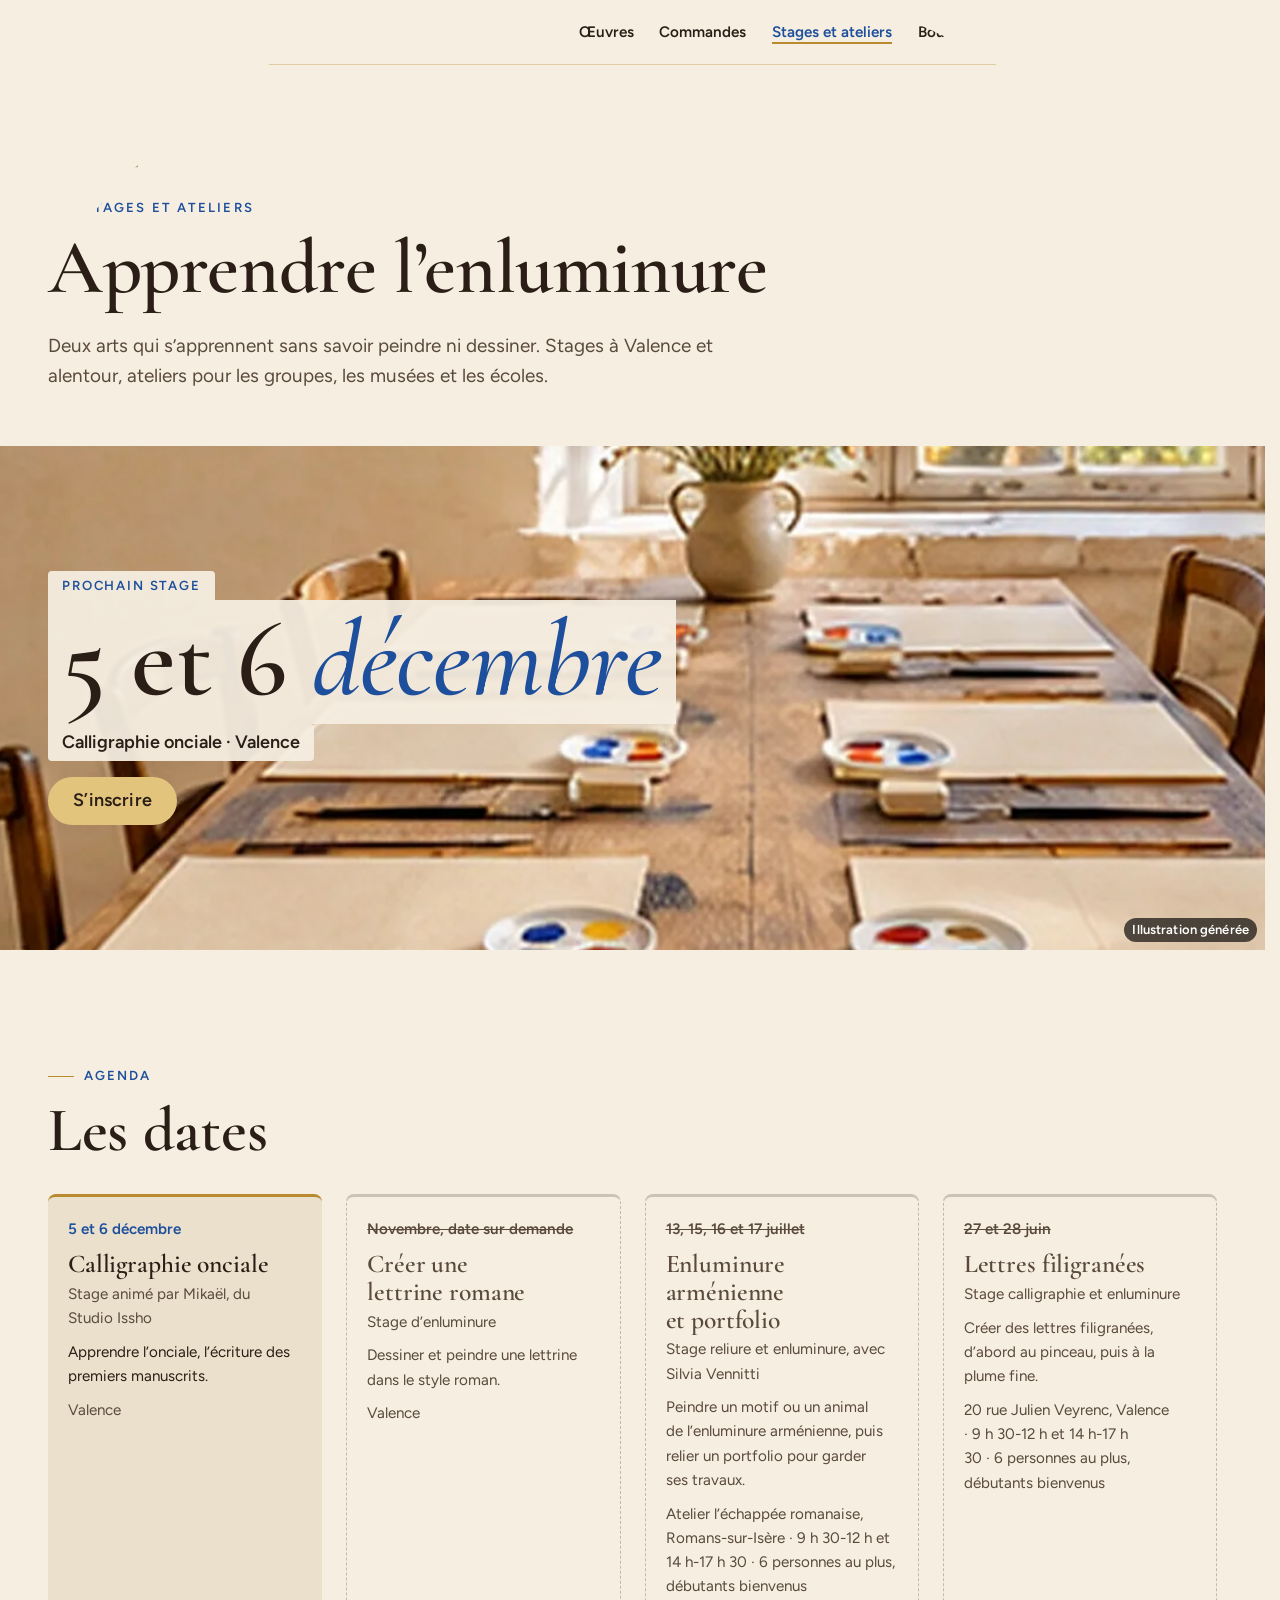
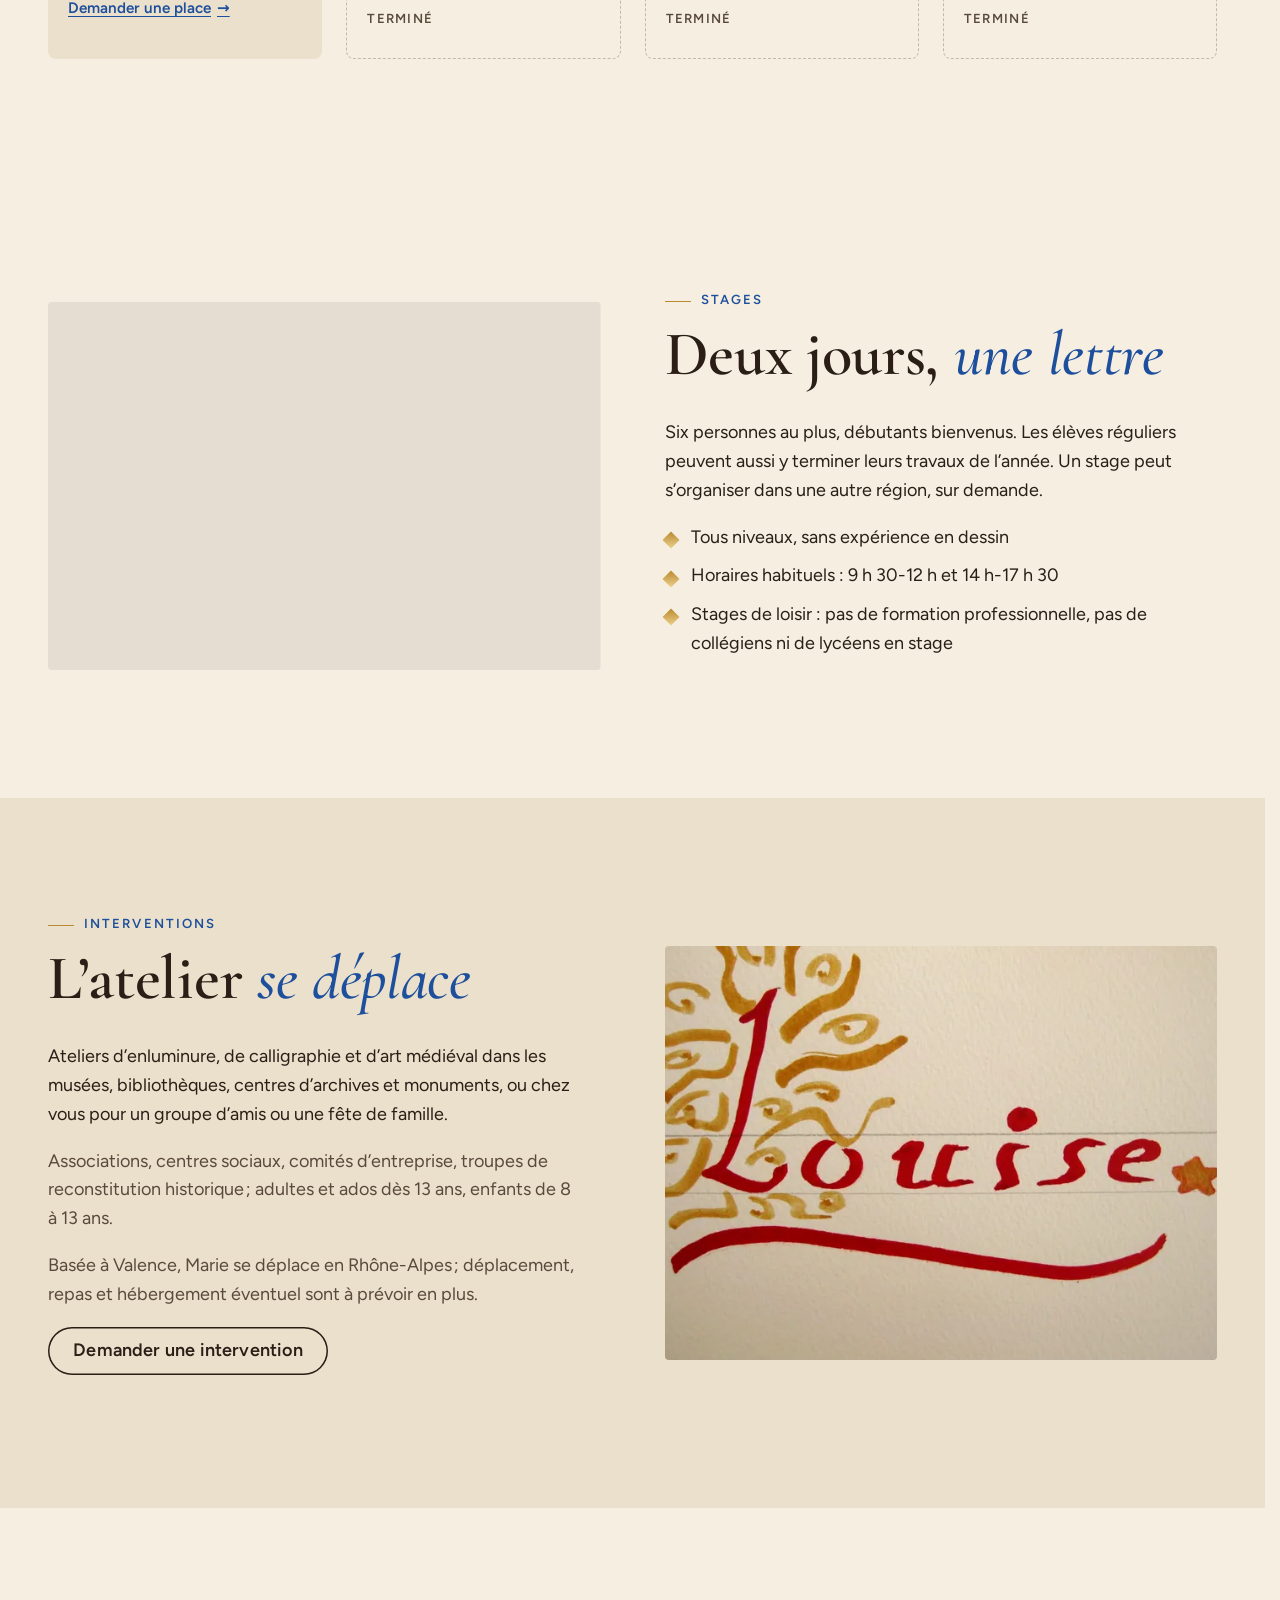
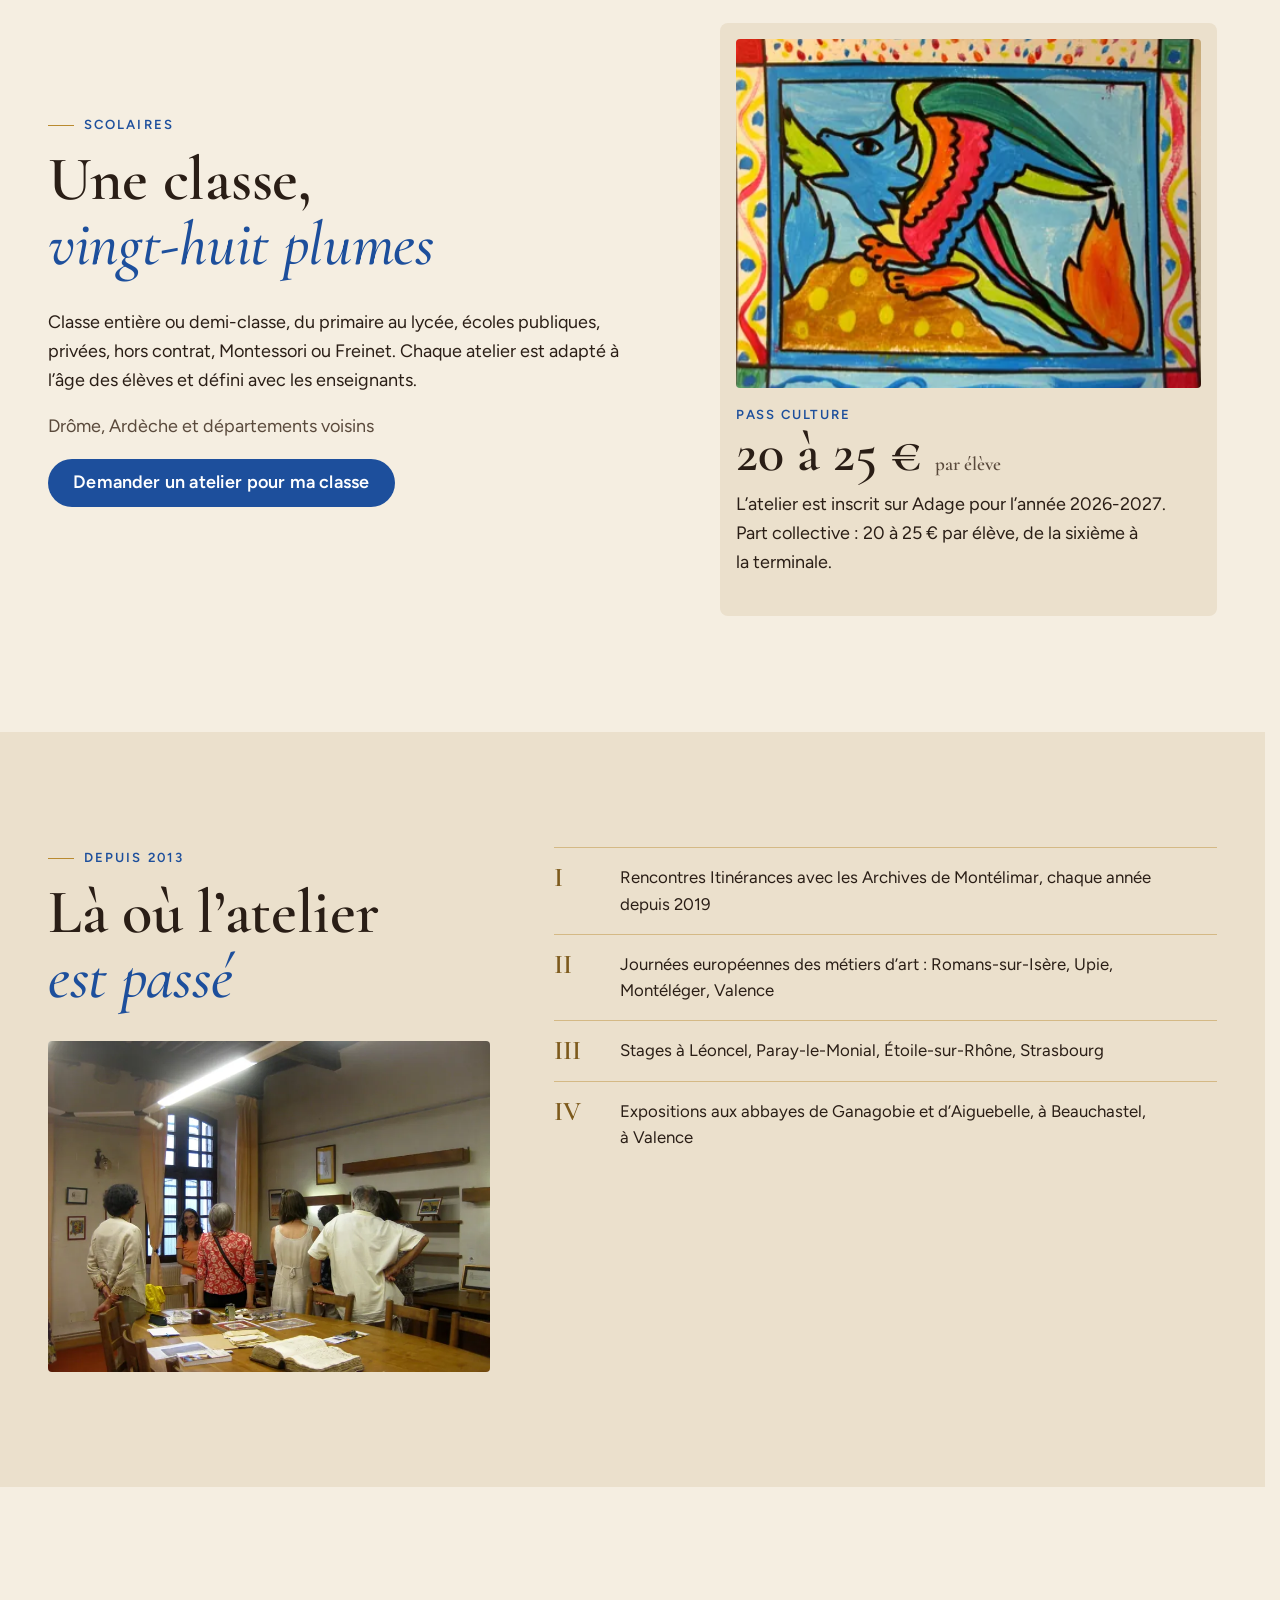
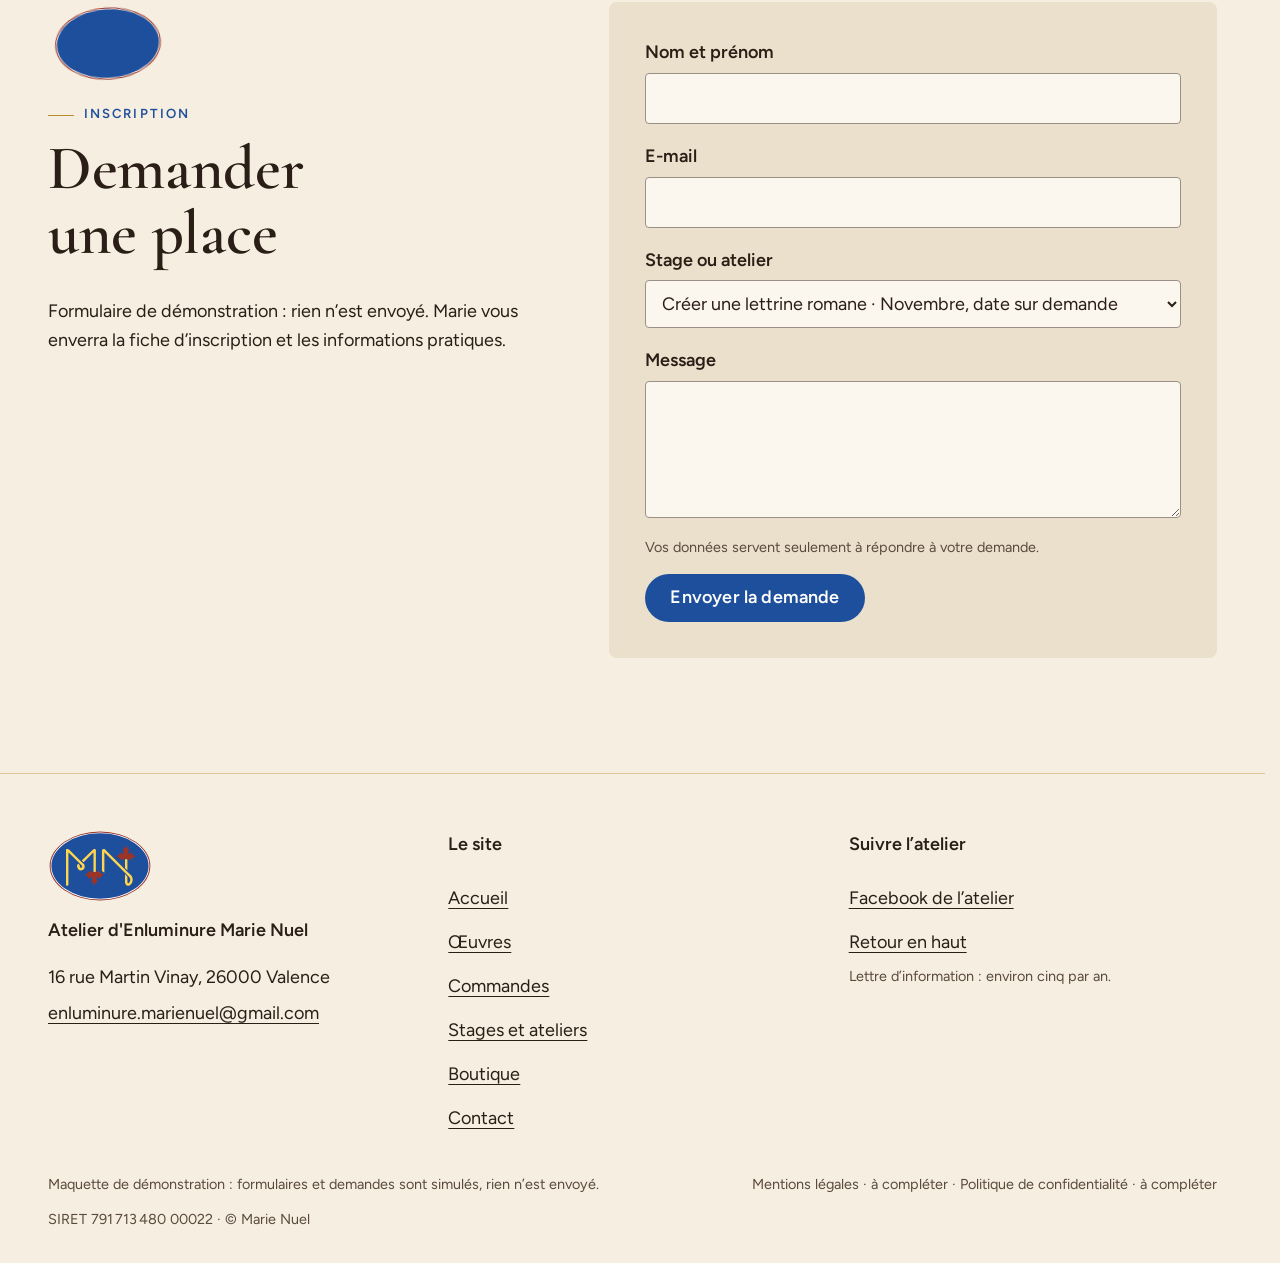
<file: stages.html>
<!doctype html>
<html lang="fr" data-v="2" data-curseur>
<head>
<meta charset="utf-8">
<meta name="viewport" content="width=device-width, initial-scale=1, viewport-fit=cover">
<title>Stages, ateliers et scolaires : enluminure et calligraphie à Valence</title>
<meta name="description" content="Stages d’enluminure et de calligraphie ouverts aux débutants, ateliers pour les associations et les musées, ateliers scolaires avec le Pass Culture.">
<meta name="robots" content="noindex, nofollow">
<link rel="canonical" href="https://enluminure-marienuel-maquette.vercel.app/stages">
<style>:root{--fond:#f5eee1;--texte:#2a1e16;--voile-fond:#1d4f9c;--ouverture-fond:#f5eee1;--menu-fond:#f5eee1}:root { --entete-h: 72px; --barres-h: 0px; } html { background: var(--fond); color: var(--texte); scrollbar-gutter: stable; } body { margin: 0; background: var(--fond); } html.js:not(.secours):not([data-arrivee="retour"]) [data-anime] { opacity: 0; } html.js:not(.secours):not([data-arrivee="retour"]) [data-anime].vu { opacity: 1; } [data-voile] { position: fixed; inset: 0; z-index: 900; background: var(--voile-fond); transform: translateY(100%); visibility: hidden; pointer-events: none; } html[data-arrivee="voile"]:not(.voile-leve):not(.secours) [data-voile] { transform: none; visibility: visible; } html.secours [data-voile] { visibility: hidden !important; } .ouverture-panneau { position: fixed; inset: 0; z-index: 850; display: none; place-content: center; justify-items: center; background: var(--ouverture-fond, var(--voile-fond)); color: var(--fond); text-align: center; } html.js[data-arrivee="intro"]:not(.secours):not(.intro-finie) .ouverture-panneau { display: grid; } html.defilement-bloque, html.defilement-bloque body, html.js[data-arrivee="intro"]:not(.secours):not(.intro-finie), html.js[data-arrivee="intro"]:not(.secours):not(.intro-finie) body, html[data-arrivee="voile"]:not(.voile-leve):not(.secours), html[data-arrivee="voile"]:not(.voile-leve):not(.secours) body { overflow: hidden; } html.js[data-arrivee="intro"]:not(.secours):not(.intro-finie) { background-color: var(--ouverture-fond, var(--voile-fond)); } html[data-arrivee="voile"]:not(.voile-leve):not(.secours) { background-color: var(--voile-fond); }</style>
<script>(function () {
var d = document.documentElement, ss = null, ls = null;
try { ss = window.sessionStorage; ls = window.localStorage; } catch (e) {}
d.classList.add('js');
var nav = performance.getEntriesByType ? performance.getEntriesByType('navigation')[0] : null;
var type = nav ? nav.type : 'navigate';
var depart = null;
try { depart = JSON.parse(ss.getItem('socle:depart') || 'null'); ss.removeItem('socle:depart'); } catch (e) {}
if (depart && !(Date.now() - depart.t < 15000)) depart = null;
var mode = type === 'back_forward' ? 'retour' : type === 'reload' ? 'intro' : depart ? 'voile' : 'intro';
d.setAttribute('data-arrivee', mode);
if (mode === 'voile' && depart.couleur) d.style.setProperty('--voile-fond', depart.couleur);
if (type === 'reload' && 'scrollRestoration' in history) {
history.scrollRestoration = 'manual';
}
try {
var choisie = ls && ls.getItem('socle:langue');
var langue = (d.lang || '').slice(0, 2);
if (choisie && choisie !== langue && type === 'navigate' && !depart) {
var alt = document.querySelector('link[rel="alternate"][hreflang="' + choisie + '"]');
if (alt) location.replace(new URL(alt.href).pathname + location.search + location.hash);
}
} catch (e) {}
setTimeout(function () { if (!d.classList.contains('demarre')) d.classList.add('secours'); }, 2000);
})();</script>
<link rel="preload" href="/assets/fonts/cormorant-garamond-latin-600-normal.woff2" as="font" type="font/woff2" crossorigin>
<link rel="preload" href="/assets/fonts/figtree-latin-400-normal.woff2" as="font" type="font/woff2" crossorigin>
<link rel="stylesheet" href="/assets/css/socle.css?v=2">
<link rel="stylesheet" href="/assets/css/site.css?v=2">
<link rel="modulepreload" href="/assets/js/site.js?v=2">
<link rel="modulepreload" href="/assets/js/socle/index.js?v=2">
<script src="/assets/vendor/gsap.min.js" defer></script>
<script src="/assets/vendor/ScrollTrigger.min.js" defer></script>
<script src="/assets/vendor/SplitText.min.js" defer></script>
<script type="module" src="/assets/js/site.js?v=2"></script>
<meta name="theme-color" content="#f5eee1">
<link rel="icon" href="/assets/images/favicon.svg" type="image/svg+xml">
<link rel="apple-touch-icon" href="/assets/images/apple-touch-icon.png">
<meta property="og:type" content="website">
<meta property="og:site_name" content="Atelier d&#39;Enluminure Marie Nuel">
<meta property="og:locale" content="fr_FR">
<meta property="og:title" content="Stages, ateliers et scolaires : enluminure et calligraphie à Valence">
<meta property="og:description" content="Stages d’enluminure et de calligraphie ouverts aux débutants, ateliers pour les associations et les musées, ateliers scolaires avec le Pass Culture.">
<meta property="og:url" content="https://enluminure-marienuel-maquette.vercel.app/stages">
<meta property="og:image" content="https://enluminure-marienuel-maquette.vercel.app/assets/partage/stages-fr.jpg">
<meta property="og:image:width" content="1200">
<meta property="og:image:height" content="630">
<meta property="og:image:alt" content="Stages et ateliers d’enluminure">
<meta name="twitter:card" content="summary_large_image">
<script type="application/ld+json">{"@context":"https://schema.org","@type":"LocalBusiness","name":"Atelier d'Enluminure Marie Nuel","url":"https://enluminure-marienuel-maquette.vercel.app/","email":"enluminure.marienuel@gmail.com","description":"Enluminures et calligraphies sur mesure, à l'or et aux pigments, stages et ateliers d'enluminure à Valence (Drôme).","address":{"@type":"PostalAddress","streetAddress":"16 rue Martin Vinay","postalCode":"26000","addressLocality":"Valence","addressCountry":"FR"},"sameAs":["https://www.facebook.com/enluminuremarienuel/"]}</script>
</head>
<body id="haut">
<div data-voile data-forme="iris" aria-hidden="true"><div class="voile-contenu"><img src="/assets/images/logo.svg" alt="" width="84" height="58"><span data-voile-libelle>Stages et ateliers</span></div></div>
<div class="ouverture-panneau" data-ouverture aria-hidden="true">
  <svg class="reglure" viewBox="0 0 1000 600" preserveAspectRatio="none" aria-hidden="true"><path d="M120 0 V600 M880 0 V600 M0 170 H1000 M0 430 H1000" pathLength="1"/></svg>
  <svg class="mono ouverture-mono" viewBox="0 0 1070 740" role="img" aria-label="Monogramme MN de l’atelier" data-ouverture-objet>
  <defs><mask id="intro-m" maskUnits="userSpaceOnUse" x="0" y="0" width="1070" height="740"><path class="mono-trait" style="--i:0" d="M197,570 L197,203" pathLength="1" fill="none" stroke="#fff" stroke-width="50" stroke-linecap="round" stroke-linejoin="round"/><path class="mono-trait" style="--i:1" d="M205,200 L357,352 Q380,375 362,400 Q343,418 320,400 Q302,380 318,356" pathLength="1" fill="none" stroke="#fff" stroke-width="50" stroke-linecap="round" stroke-linejoin="round"/><path class="mono-trait" style="--i:2" d="M356,320 L472,204 L478,214 L478,434" pathLength="1" fill="none" stroke="#fff" stroke-width="50" stroke-linecap="round" stroke-linejoin="round"/><path class="mono-trait" style="--i:3" d="M568,434 L568,200" pathLength="1" fill="none" stroke="#fff" stroke-width="50" stroke-linecap="round" stroke-linejoin="round"/><path class="mono-trait" style="--i:4" d="M577,200 L842,462 Q872,494 862,536 Q848,572 818,568 Q798,560 800,538 L800,456" pathLength="1" fill="none" stroke="#fff" stroke-width="50" stroke-linecap="round" stroke-linejoin="round"/><path class="mono-trait" style="--i:5" d="M805,298 L805,414" pathLength="1" fill="none" stroke="#fff" stroke-width="50" stroke-linecap="round" stroke-linejoin="round"/></mask>
  <linearGradient id="intro-or" x1="0" y1="0" x2="1" y2="1"><stop offset="0" stop-color="#ffd54f"/><stop class="mono-eclat" offset=".5" stop-color="#fff6cf"/><stop offset="1" stop-color="#f1c232"/></linearGradient></defs>
  <ellipse class="mono-bord" cx="535" cy="370" rx="518" ry="354" fill="#9a3328"/>
  <ellipse cx="535" cy="370" rx="508" ry="344" fill="#fffaf0"/>
  <ellipse class="mono-fond" cx="535" cy="370" rx="500" ry="336" fill="#1d4f9c"/>
  <path class="mono-or" d="M794,300 L792,303 L792,391 L815,414 L817,414 L817,304 L814,300ZM475,195 L469,197 L462,202 L350,312 L350,315 L365,329 L369,329 L466,232 L468,235 L468,430 L487,431 L492,430 L493,207 L490,199 L487,196ZM562,198 L558,202 L555,209 L555,422 L557,425 L567,430 L576,437 L580,438 L580,232 L582,231 L836,484 L842,493 L846,504 L846,520 L842,531 L837,539 L828,547 L823,547 L817,538 L817,480 L794,456 L792,456 L792,541 L795,551 L804,565 L817,572 L834,572 L846,566 L854,559 L860,551 L866,539 L871,519 L871,504 L868,489 L862,476 L857,469 L841,452 L818,432 L582,195 L571,194ZM192,194 L187,198 L185,202 L185,565 L187,569 L192,573 L202,573 L208,568 L210,562 L210,232 L212,231 L350,368 L351,378 L347,385 L340,389 L336,388 L331,384 L327,377 L326,372 L329,367 L329,364 L312,347 L309,347 L304,352 L300,361 L299,377 L307,397 L317,409 L324,413 L335,416 L348,415 L361,409 L370,400 L375,391 L377,384 L377,366 L372,352 L340,323 L216,199 L204,194Z" fill="url(#intro-or)" mask="url(#intro-m)"/>
  <path class="mono-fleurons" d="M432,416 L429,422 L419,434 L405,445 L382,457 L381,460 L385,461 L402,474 L414,488 L419,501 L421,501 L430,491 L438,487 L448,488 L454,494 L455,505 L450,517 L442,524 L442,527 L449,531 L462,544 L470,556 L475,570 L478,570 L479,565 L488,550 L507,530 L513,527 L513,524 L503,515 L500,509 L499,499 L501,493 L509,487 L517,487 L527,493 L533,501 L536,501 L539,493 L551,476 L565,463 L573,459 L574,456 L566,454 L544,442 L527,426 L523,420 L520,420 L515,424 L501,430 L491,432 L464,432 L448,427 L441,423 L434,416ZM800,159 L798,167 L787,186 L774,199 L766,204 L766,206 L774,213 L778,220 L778,237 L773,242 L769,244 L764,244 L755,240 L746,230 L744,230 L742,238 L736,247 L723,260 L706,272 L706,274 L722,281 L733,288 L748,301 L758,312 L761,312 L767,306 L778,301 L796,298 L811,298 L828,301 L847,311 L853,302 L860,295 L879,282 L899,274 L899,272 L895,271 L886,265 L877,256 L867,243 L860,228 L858,228 L856,232 L848,240 L842,243 L832,243 L826,238 L824,234 L825,220 L830,212 L838,206 L838,204 L832,201 L813,181 L807,172 L802,159Z" fill="#9a3328"/>
</svg>
  <p class="ouverture-nom">Marie Nuel</p>
  <p class="ouverture-ligne">Enluminure et calligraphie</p>
</div>
<a class="evitement" href="#contenu">Aller au contenu</a>
<header data-entete>
  <div class="entete-rangee">
    <a class="entete-logo" href="/" data-libelle="Accueil">
      <img src="/assets/images/logo.svg" alt="" width="52" height="36"><span class="entete-nom"><span class="entete-nom-haut">Marie Nuel</span><span class="entete-nom-bas">Enluminure</span></span>
    </a>
    <nav data-nav aria-label="Navigation principale">
      <ul><li><a href="/oeuvres" data-libelle="Œuvres">Œuvres</a></li><li><a href="/commandes" data-libelle="Commandes">Commandes</a></li><li><a href="/stages" data-libelle="Stages et ateliers" aria-current="page">Stages et ateliers</a></li><li><a href="/boutique" data-libelle="Boutique">Boutique</a></li><li><a href="/contact" data-libelle="Contact">Contact</a></li></ul>
    </nav>
    <div class="entete-actions">
      <a class="bouton" href="/commandes#composer" data-libelle="Commandes">Commander</a>
      <button type="button" data-menu-bouton aria-controls="menu" aria-expanded="false" data-libelle-ouvrir="Menu" data-libelle-fermer="Fermer"><span data-libelle-bouton>Menu</span></button>
      <a class="menu-sansjs" href="#menu" data-menu-lien>Menu</a>
    </div>
  </div>
</header>
<script>/* Avant le premier affichage : rangées de la navigation (même règle que ajusterNav dans assets/js/socle/entete.js)
   et hauteur réelle de l'en-tête, pour que rien ne saute quand le JavaScript du site prend la main. */
(function () {
  var h = document.documentElement, u = document.querySelector('[data-nav] ul'), e = document.querySelector('[data-entete]');
  if (u) {
    var deborde = function () { return u.scrollWidth > u.clientWidth + 1; }, c = deborde();
    if (c && window.matchMedia('(min-width: 900px)').matches) {
      h.classList.add('nav-deux-rangees'); c = deborde();
      if (c) { h.classList.add('nav-deux-lignes'); var a = u.querySelector('a'); c = !a || u.getBoundingClientRect().height > a.getBoundingClientRect().height * 2.5; }
      if (c) h.classList.remove('nav-deux-rangees', 'nav-deux-lignes');
    }
    if (c) h.classList.add('nav-compacte');
  }
  if (e) h.style.setProperty('--entete-h', Math.round(e.getBoundingClientRect().height) + 'px');
})();</script>
<span id="menu-ferme" aria-hidden="true"></span>
<div id="menu" data-menu role="dialog" aria-modal="true" aria-label="Menu">
  <p class="menu-sansjs-fermer"><a href="#menu-ferme">Fermer</a></p>
  <ul><li style="--i:0"><a href="/" class="menu-lien" data-libelle="Accueil">Accueil</a></li><li style="--i:1"><a href="/oeuvres" class="menu-lien" data-libelle="Œuvres">Œuvres</a></li><li style="--i:2"><a href="/commandes" class="menu-lien" data-libelle="Commandes">Commandes</a></li><li style="--i:3"><a href="/stages" class="menu-lien" data-libelle="Stages et ateliers" aria-current="page">Stages et ateliers</a></li><li style="--i:4"><a href="/boutique" class="menu-lien" data-libelle="Boutique">Boutique</a></li><li style="--i:5"><a href="/contact" class="menu-lien" data-libelle="Contact">Contact</a></li></ul>
  <p><a class="bouton" href="/contact#ecrire" data-libelle="Contact">Écrire à l’atelier</a></p>
  <p class="menu-coord">16 rue Martin Vinay, 26000 Valence<br>enluminure.marienuel@gmail.com</p>
</div>
<main id="contenu" tabindex="-1">
<section class="ouv ouv--date" id="debut">
  <div class="conteneur ouv-date-haut">
    <span class="lettrine-or" data-effet="lettrine-or" data-grille="fil typo" aria-hidden="true"><span>A</span></span>
    <p class="surtitre" data-anime>Stages et ateliers</p>
    <h1 data-anime="lignes">Apprendre l’enluminure</h1>
    <p class="ouv-chapo masque-ecran-bas" data-anime>Deux arts qui s’apprennent sans savoir peindre ni dessiner. Stages à Valence et alentour, ateliers pour les groupes, les musées et les écoles.</p>
  </div>
  <div class="bandeau-date" data-iris-centre>
    <figure class="media bandeau-fond" data-grok data-fx="parallaxe" data-fx-force="8" style="--cadrage:50% 50%">
  <picture><source media="(max-width: 760px) and (orientation: portrait)" srcset="/assets/images/grok/stages-ouverture-mobile-640.webp 640w, /assets/images/grok/stages-ouverture-mobile-1080.webp 1080w" sizes="100vw">
    <img src="/assets/images/grok/stages-ouverture-1280.webp" srcset="/assets/images/grok/stages-ouverture-640.webp 640w, /assets/images/grok/stages-ouverture-1280.webp 1280w, /assets/images/grok/stages-ouverture-1920.webp 1920w" sizes="100vw" alt="Grande table d’atelier préparée pour six élèves" width="1280" height="720" fetchpriority="high" loading="eager" decoding="async">
  </picture><figcaption class="mention-ia">Illustration générée</figcaption>
</figure>
    <div class="conteneur bandeau-contenu" data-prochain-bloc>
      <p class="bandeau-etiquette">Prochain stage</p>
      <p class="bandeau-jours" data-info-cle><span>5 et 6</span> <em>décembre</em></p>
      <p class="bandeau-titre">Calligraphie onciale · Valence</p>
      <p><a class="bouton bouton--or" href="#inscription" data-action-principale data-sans-transition>S’inscrire</a></p>
    </div>
  </div>
</section>
<section class="agenda" id="agenda">
  <div class="conteneur">
    <p class="surtitre" data-anime>Agenda</p>
    <h2 data-anime="lignes">Les dates</h2>
    <ul class="agenda-cartes" data-anime="cascade" data-visuel>
      <li class="agenda-carte" id="stage-lettrine-romane" data-debut="2026-11-01" data-fin="2026-11-30">
        <p class="agenda-carte-date">Novembre, date sur demande</p>
        <h3>Créer une lettrine romane</h3>
        <p class="agenda-carte-type">Stage d’enluminure</p>
        <p>Dessiner et peindre une lettrine dans le style roman.</p>
        <p class="agenda-carte-lieu">Valence</p>
        <p class="agenda-carte-pied"><span class="agenda-termine">Terminé</span><a class="lien-fleche" href="/stages?stage=lettrine-romane#inscription" data-sans-transition>Demander une place</a></p>
      </li><li class="agenda-carte" id="stage-onciale" data-debut="2026-12-05" data-fin="2026-12-06">
        <p class="agenda-carte-date">5 et 6 décembre</p>
        <h3>Calligraphie onciale</h3>
        <p class="agenda-carte-type">Stage animé par Mikaël, du Studio Issho</p>
        <p>Apprendre l’onciale, l’écriture des premiers manuscrits.</p>
        <p class="agenda-carte-lieu">Valence</p>
        <p class="agenda-carte-pied"><span class="agenda-termine">Terminé</span><a class="lien-fleche" href="/stages?stage=onciale#inscription" data-sans-transition>Demander une place</a></p>
      </li><li class="agenda-carte est-passe" id="stage-enluminure-armenienne" data-debut="2026-07-13" data-fin="2026-07-17">
        <p class="agenda-carte-date">13, 15, 16 et 17 juillet</p>
        <h3>Enluminure arménienne et portfolio</h3>
        <p class="agenda-carte-type">Stage reliure et enluminure, avec Silvia Vennitti</p>
        <p>Peindre un motif ou un animal de l’enluminure arménienne, puis relier un portfolio pour garder ses travaux.</p>
        <p class="agenda-carte-lieu">Atelier l’échappée romanaise, Romans-sur-Isère · 9 h 30-12 h et 14 h-17 h 30 · 6 personnes au plus, débutants bienvenus</p>
        <p class="agenda-carte-pied"><span class="agenda-termine">Terminé</span><a class="lien-fleche" href="/stages?stage=enluminure-armenienne#inscription" data-sans-transition>Demander une place</a></p>
      </li><li class="agenda-carte est-passe" id="stage-lettres-filigranees" data-debut="2026-06-27" data-fin="2026-06-28">
        <p class="agenda-carte-date">27 et 28 juin</p>
        <h3>Lettres filigranées</h3>
        <p class="agenda-carte-type">Stage calligraphie et enluminure</p>
        <p>Créer des lettres filigranées, d’abord au pinceau, puis à la plume fine.</p>
        <p class="agenda-carte-lieu">20 rue Julien Veyrenc, Valence · 9 h 30-12 h et 14 h-17 h 30 · 6 personnes au plus, débutants bienvenus</p>
        <p class="agenda-carte-pied"><span class="agenda-termine">Terminé</span><a class="lien-fleche" href="/stages?stage=lettres-filigranees#inscription" data-sans-transition>Demander une place</a></p>
      </li>
    </ul>
  </div>
</section>
<section class="bloc-deux" id="stages">
  <div class="conteneur bloc-deux-grille">
    <figure class="media bloc-deux-image" data-anime="rideau" style="--cadrage:60% 40%;aspect-ratio:3 / 2">
  <picture>
    <img src="/assets/images/atelier-eleve-800.webp" srcset="/assets/images/atelier-eleve-480.webp 480w, /assets/images/atelier-eleve-800.webp 800w" sizes="(max-width: 760px) 100vw, 46vw" alt="Une élève peint son enluminure pendant un atelier" width="800" height="533" loading="lazy" decoding="async">
  </picture>
</figure>
    <div>
      <p class="surtitre" data-anime>Stages</p>
      <h2 data-anime="lignes">Deux jours, <em>une lettre</em></h2>
      <p data-anime>Six personnes au plus, débutants bienvenus. Les élèves réguliers peuvent aussi y terminer leurs travaux de l’année. Un stage peut s’organiser dans une autre région, sur demande.</p>
      <ul class="puces" data-anime="cascade"><li>Tous niveaux, sans expérience en dessin</li><li>Horaires habituels : 9 h 30-12 h et 14 h-17 h 30</li><li>Stages de loisir : pas de formation professionnelle, pas de collégiens ni de lycéens en stage</li></ul>
    </div>
  </div>
</section>
<section class="bloc-deux bloc-deux--inverse" id="interventions">
  <div class="conteneur bloc-deux-grille">
    <div class="bloc-deux-images">
      <figure class="media bloc-deux-image" data-fx="parallaxe" style="--cadrage:50% 50%;aspect-ratio:4 / 3">
  <picture>
    <img src="/assets/images/atelier-louise-800.webp" srcset="/assets/images/atelier-louise-480.webp 480w, /assets/images/atelier-louise-800.webp 800w" sizes="(max-width: 760px) 100vw, 40vw" alt="Le prénom Louise calligraphié et orné pendant un atelier" width="800" height="600" loading="lazy" decoding="async">
  </picture>
</figure>
    </div>
    <div>
      <p class="surtitre" data-anime>Interventions</p>
      <h2 data-anime="lignes">L’atelier <em>se déplace</em></h2>
      <p data-anime>Ateliers d’enluminure, de calligraphie et d’art médiéval dans les musées, bibliothèques, centres d’archives et monuments, ou chez vous pour un groupe d’amis ou une fête de famille.</p>
      <p data-anime class="texte-doux">Associations, centres sociaux, comités d’entreprise, troupes de reconstitution historique ; adultes et ados dès 13 ans, enfants de 8 à 13 ans.</p>
      <p data-anime class="texte-doux">Basée à Valence, Marie se déplace en Rhône-Alpes ; déplacement, repas et hébergement éventuel sont à prévoir en plus.</p>
      <p data-anime><a class="bouton bouton--contour" href="#inscription" data-sans-transition data-choisir-stage="autre">Demander une intervention</a></p>
    </div>
  </div>
</section>
<section class="scolaires" id="scolaires">
  <div class="conteneur scolaires-grille">
    <div>
      <p class="surtitre" data-anime>Scolaires</p>
      <h2 data-anime="lignes">Une classe, <em>vingt-huit plumes</em></h2>
      <p data-anime>Classe entière ou demi-classe, du primaire au lycée, écoles publiques, privées, hors contrat, Montessori ou Freinet. Chaque atelier est adapté à l’âge des élèves et défini avec les enseignants.</p>
      <p data-anime class="texte-doux">Drôme, Ardèche et départements voisins</p>
      <p data-anime><a class="bouton" href="#inscription" data-sans-transition data-choisir-stage="autre">Demander un atelier pour ma classe</a></p>
    </div>
    <div class="pass" data-anime>
      <figure class="media pass-image" data-fx="zoom" style="--cadrage:50% 50%;aspect-ratio:4 / 3">
  <picture>
    <img src="/assets/images/atelier-dragon-800.webp" srcset="/assets/images/atelier-dragon-480.webp 480w, /assets/images/atelier-dragon-800.webp 800w" sizes="(max-width: 760px) 100vw, 36vw" alt="Un dragon enluminé par un enfant pendant un atelier scolaire" width="800" height="600" loading="lazy" decoding="async">
  </picture>
</figure>
      <p class="pass-titre">Pass Culture</p>
      <p class="pass-prix" data-prix>20 à 25 € <span>par élève</span></p>
      <p>L’atelier est inscrit sur Adage pour l’année 2026-2027. Part collective : 20 à 25 € par élève, de la sixième à la terminale.</p>
    </div>
  </div>
</section>
<section class="passe" id="passe">
  <div class="conteneur passe-grille">
    <div>
      <p class="surtitre" data-anime>Depuis 2013</p>
      <h2 data-anime="lignes">Là où l’atelier <em>est passé</em></h2>
      <figure class="media passe-image" data-anime="rideau" style="--cadrage:50% 60%;aspect-ratio:4 / 3">
  <picture>
    <img src="/assets/images/atelier-groupe-1200.webp" srcset="/assets/images/atelier-groupe-480.webp 480w, /assets/images/atelier-groupe-800.webp 800w, /assets/images/atelier-groupe-1200.webp 1200w" sizes="(max-width: 760px) 100vw, 40vw" alt="Un groupe découvre l’enluminure autour d’une grande table" width="1200" height="900" loading="lazy" decoding="async">
  </picture>
</figure>
    </div>
    <ol class="passe-liste" data-anime="cascade">
      <li>Rencontres Itinérances avec les Archives de Montélimar, chaque année depuis 2019</li><li>Journées européennes des métiers d’art : Romans-sur-Isère, Upie, Montéléger, Valence</li><li>Stages à Léoncel, Paray-le-Monial, Étoile-sur-Rhône, Strasbourg</li><li>Expositions aux abbayes de Ganagobie et d’Aiguebelle, à Beauchastel, à Valence</li>
    </ol>
  </div>
</section>
<section class="inscription" id="inscription">
  <div class="conteneur inscription-grille">
    <div>
      <div class="fin-mono fin-mono--petit" data-effet="monogramme"><svg class="mono " viewBox="0 0 1070 740" role="img" aria-label="Monogramme MN de l’atelier">
  <defs><mask id="fin-m" maskUnits="userSpaceOnUse" x="0" y="0" width="1070" height="740"><path class="mono-trait" style="--i:0" d="M197,570 L197,203" pathLength="1" fill="none" stroke="#fff" stroke-width="50" stroke-linecap="round" stroke-linejoin="round"/><path class="mono-trait" style="--i:1" d="M205,200 L357,352 Q380,375 362,400 Q343,418 320,400 Q302,380 318,356" pathLength="1" fill="none" stroke="#fff" stroke-width="50" stroke-linecap="round" stroke-linejoin="round"/><path class="mono-trait" style="--i:2" d="M356,320 L472,204 L478,214 L478,434" pathLength="1" fill="none" stroke="#fff" stroke-width="50" stroke-linecap="round" stroke-linejoin="round"/><path class="mono-trait" style="--i:3" d="M568,434 L568,200" pathLength="1" fill="none" stroke="#fff" stroke-width="50" stroke-linecap="round" stroke-linejoin="round"/><path class="mono-trait" style="--i:4" d="M577,200 L842,462 Q872,494 862,536 Q848,572 818,568 Q798,560 800,538 L800,456" pathLength="1" fill="none" stroke="#fff" stroke-width="50" stroke-linecap="round" stroke-linejoin="round"/><path class="mono-trait" style="--i:5" d="M805,298 L805,414" pathLength="1" fill="none" stroke="#fff" stroke-width="50" stroke-linecap="round" stroke-linejoin="round"/></mask>
  <linearGradient id="fin-or" x1="0" y1="0" x2="1" y2="1"><stop offset="0" stop-color="#ffd54f"/><stop class="mono-eclat" offset=".5" stop-color="#fff6cf"/><stop offset="1" stop-color="#f1c232"/></linearGradient></defs>
  <ellipse class="mono-bord" cx="535" cy="370" rx="518" ry="354" fill="#9a3328"/>
  <ellipse cx="535" cy="370" rx="508" ry="344" fill="#fffaf0"/>
  <ellipse class="mono-fond" cx="535" cy="370" rx="500" ry="336" fill="#1d4f9c"/>
  <path class="mono-or" d="M794,300 L792,303 L792,391 L815,414 L817,414 L817,304 L814,300ZM475,195 L469,197 L462,202 L350,312 L350,315 L365,329 L369,329 L466,232 L468,235 L468,430 L487,431 L492,430 L493,207 L490,199 L487,196ZM562,198 L558,202 L555,209 L555,422 L557,425 L567,430 L576,437 L580,438 L580,232 L582,231 L836,484 L842,493 L846,504 L846,520 L842,531 L837,539 L828,547 L823,547 L817,538 L817,480 L794,456 L792,456 L792,541 L795,551 L804,565 L817,572 L834,572 L846,566 L854,559 L860,551 L866,539 L871,519 L871,504 L868,489 L862,476 L857,469 L841,452 L818,432 L582,195 L571,194ZM192,194 L187,198 L185,202 L185,565 L187,569 L192,573 L202,573 L208,568 L210,562 L210,232 L212,231 L350,368 L351,378 L347,385 L340,389 L336,388 L331,384 L327,377 L326,372 L329,367 L329,364 L312,347 L309,347 L304,352 L300,361 L299,377 L307,397 L317,409 L324,413 L335,416 L348,415 L361,409 L370,400 L375,391 L377,384 L377,366 L372,352 L340,323 L216,199 L204,194Z" fill="url(#fin-or)" mask="url(#fin-m)"/>
  <path class="mono-fleurons" d="M432,416 L429,422 L419,434 L405,445 L382,457 L381,460 L385,461 L402,474 L414,488 L419,501 L421,501 L430,491 L438,487 L448,488 L454,494 L455,505 L450,517 L442,524 L442,527 L449,531 L462,544 L470,556 L475,570 L478,570 L479,565 L488,550 L507,530 L513,527 L513,524 L503,515 L500,509 L499,499 L501,493 L509,487 L517,487 L527,493 L533,501 L536,501 L539,493 L551,476 L565,463 L573,459 L574,456 L566,454 L544,442 L527,426 L523,420 L520,420 L515,424 L501,430 L491,432 L464,432 L448,427 L441,423 L434,416ZM800,159 L798,167 L787,186 L774,199 L766,204 L766,206 L774,213 L778,220 L778,237 L773,242 L769,244 L764,244 L755,240 L746,230 L744,230 L742,238 L736,247 L723,260 L706,272 L706,274 L722,281 L733,288 L748,301 L758,312 L761,312 L767,306 L778,301 L796,298 L811,298 L828,301 L847,311 L853,302 L860,295 L879,282 L899,274 L899,272 L895,271 L886,265 L877,256 L867,243 L860,228 L858,228 L856,232 L848,240 L842,243 L832,243 L826,238 L824,234 L825,220 L830,212 L838,206 L838,204 L832,201 L813,181 L807,172 L802,159Z" fill="#9a3328"/>
</svg></div>
      <p class="surtitre">Inscription</p>
      <h2 data-anime="lignes">Demander une place</h2>
      <p>Formulaire de démonstration : rien n’est envoyé. Marie vous enverra la fiche d’inscription et les informations pratiques.</p>
    </div>
    <form data-formulaire class="formulaire" action="#" novalidate>
      <div class="champ"><label for="i-nom">Nom et prénom</label><input id="i-nom" name="nom" autocomplete="name" required></div>
      <div class="champ"><label for="i-email">E-mail</label><input id="i-email" name="email" type="email" autocomplete="email" required></div>
      <div class="champ"><label for="i-stage">Stage ou atelier</label>
        <select id="i-stage" name="stage"><option value="lettrine-romane">Créer une lettrine romane · Novembre, date sur demande</option><option value="onciale">Calligraphie onciale · 5 et 6 décembre</option><option value="autre">Intervention, atelier scolaire ou autre demande</option></select></div>
      <div class="champ"><label for="i-message">Message</label><textarea id="i-message" name="message" rows="4"></textarea></div>
      <p class="mention-donnees">Vos données servent seulement à répondre à votre demande.</p>
      <button type="submit" class="bouton">Envoyer la demande</button>
      <p data-message-envoi role="status" tabindex="-1" hidden></p>
    </form>
  </div>
</section>
</main>
<footer class="pied" id="pied">
  <div class="conteneur pied-grille">
    <div class="pied-marque">
      <img src="/assets/images/logo.svg" alt="" width="104" height="72" loading="lazy">
      <p><strong>Atelier d&#39;Enluminure Marie Nuel</strong></p>
      <p>16 rue Martin Vinay, 26000 Valence<br><a href="mailto:enluminure.marienuel@gmail.com">enluminure.marienuel@gmail.com</a></p>
    </div>
    <nav aria-label="Le site">
      <p><strong>Le site</strong></p>
      <ul><li><a href="/" data-libelle="Accueil">Accueil</a></li><li><a href="/oeuvres" data-libelle="Œuvres">Œuvres</a></li><li><a href="/commandes" data-libelle="Commandes">Commandes</a></li><li><a href="/stages" data-libelle="Stages et ateliers" aria-current="page">Stages et ateliers</a></li><li><a href="/boutique" data-libelle="Boutique">Boutique</a></li><li><a href="/contact" data-libelle="Contact">Contact</a></li></ul>
    </nav>
    <div>
      <p><strong>Suivre l’atelier</strong></p>
      <ul>
        <li><a href="https://www.facebook.com/enluminuremarienuel/" target="_blank" rel="noopener">Facebook de l’atelier</a></li>
        <li><a href="#haut" data-sans-transition>Retour en haut</a></li>
      </ul>
      <p class="pied-petit">Lettre d’information : environ cinq par an.</p>
    </div>
  </div>
  <div class="conteneur pied-bas"><p>Maquette de démonstration : formulaires et demandes sont simulés, rien n’est envoyé.</p><p>Mentions légales · à compléter · Politique de confidentialité · à compléter</p><p>SIRET 791 713 480 00022 · © Marie Nuel</p></div>
</footer>
<div data-barre-fixe>
  <a class="bouton bouton--contour" href="/contact#ecrire" data-libelle="Contact">Écrire</a>
  <a class="bouton" href="/commandes#composer" data-libelle="Commandes">Commander</a>
</div>
</body>
</html>
</file>
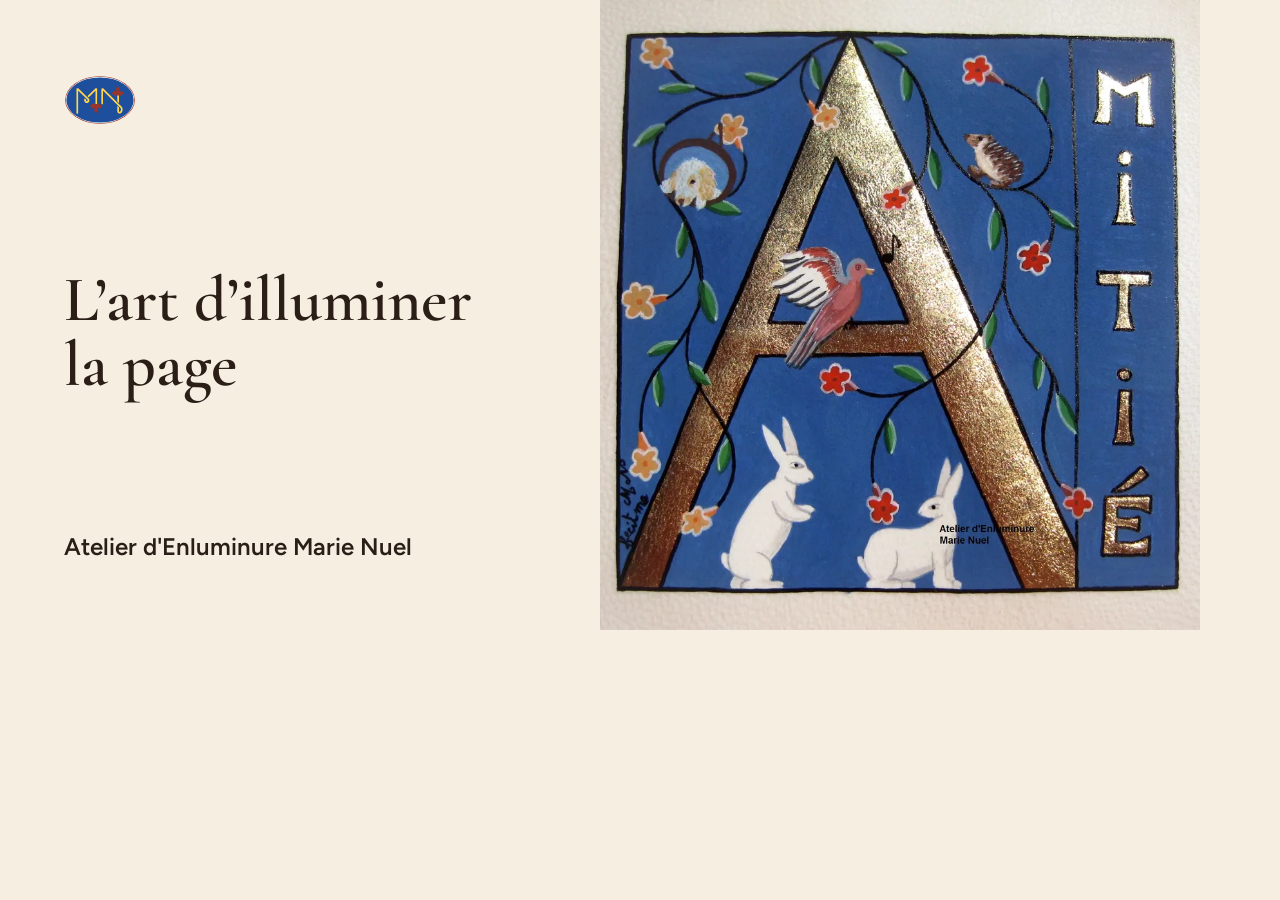
<file: _partage/accueil-fr.html>
<!doctype html>
<html lang="fr"><head><meta charset="utf-8">
<link rel="stylesheet" href="/assets/css/socle.css"><link rel="stylesheet" href="/assets/css/site.css">
<style>:root{--fond:#f5eee1;--texte:#2a1e16}
html,body{margin:0;width:1200px;height:630px;overflow:hidden;background:var(--fond);color:var(--texte)}
.carte{display:grid;grid-template-columns:1fr 1fr;width:1200px;height:630px}
.carte-texte{display:flex;flex-direction:column;justify-content:space-between;padding:64px}
.carte-texte img{width:72px;height:72px}
.carte-titre{font-family:var(--police-titres);font-size:64px;line-height:1.02;margin:0;text-wrap:balance}
.carte-nom{font-size:24px;font-weight:600;margin:0}
.carte-image{background:center/cover no-repeat}</style>
</head><body>
<div class="carte">
  <div class="carte-texte">
    <img src="/assets/images/logo.svg" alt="">
    <p class="carte-titre">L’art d’illuminer la page</p>
    <p class="carte-nom">Atelier d&#39;Enluminure Marie Nuel</p>
  </div>
  <div class="carte-image" style="background-image:url('/assets/images/heros-amitie-1000.webp')"></div>
</div>
</body></html>
</file>
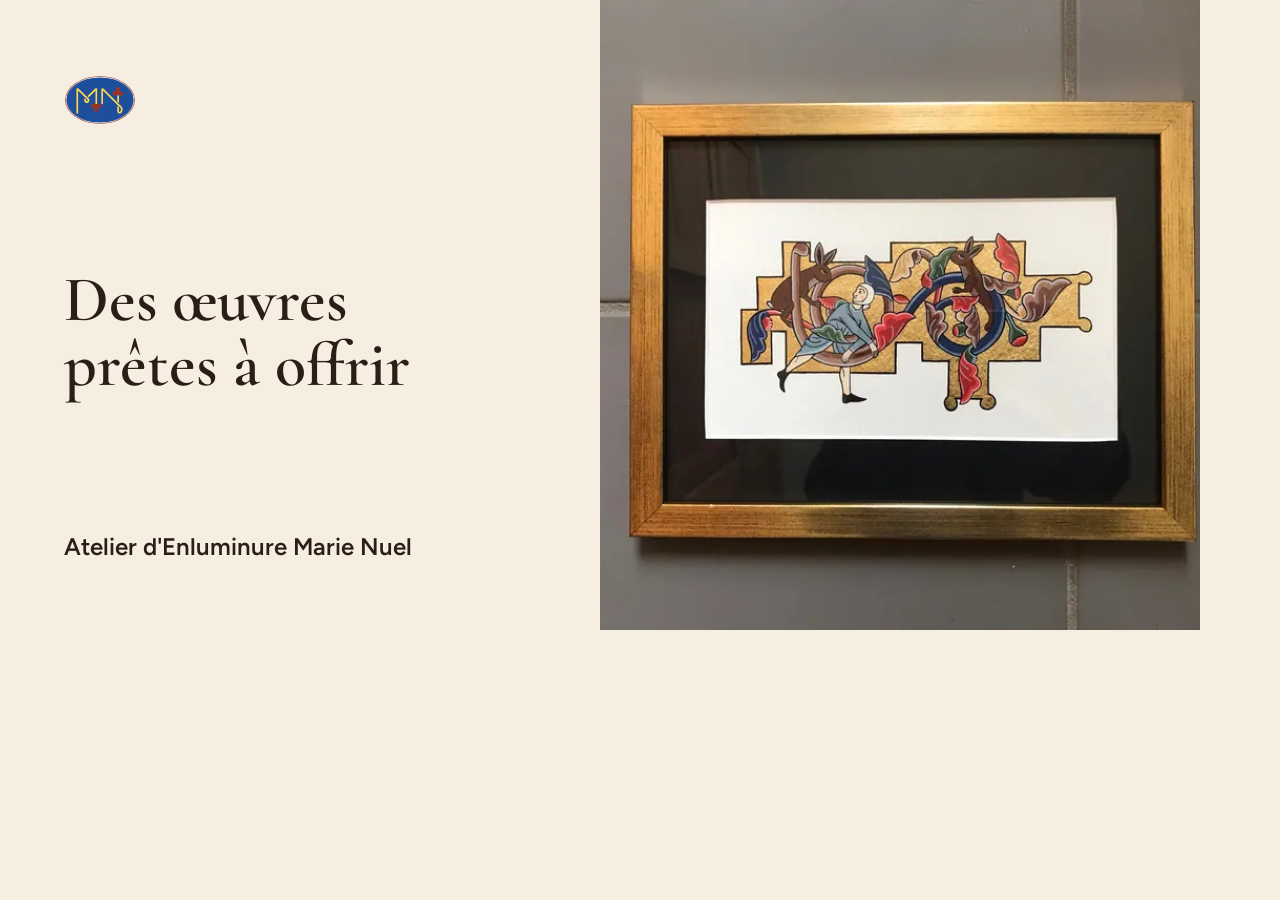
<file: _partage/boutique-fr.html>
<!doctype html>
<html lang="fr"><head><meta charset="utf-8">
<link rel="stylesheet" href="/assets/css/socle.css"><link rel="stylesheet" href="/assets/css/site.css">
<style>:root{--fond:#f5eee1;--texte:#2a1e16}
html,body{margin:0;width:1200px;height:630px;overflow:hidden;background:var(--fond);color:var(--texte)}
.carte{display:grid;grid-template-columns:1fr 1fr;width:1200px;height:630px}
.carte-texte{display:flex;flex-direction:column;justify-content:space-between;padding:64px}
.carte-texte img{width:72px;height:72px}
.carte-titre{font-family:var(--police-titres);font-size:64px;line-height:1.02;margin:0;text-wrap:balance}
.carte-nom{font-size:24px;font-weight:600;margin:0}
.carte-image{background:center/cover no-repeat}</style>
</head><body>
<div class="carte">
  <div class="carte-texte">
    <img src="/assets/images/logo.svg" alt="">
    <p class="carte-titre">Des œuvres prêtes à offrir</p>
    <p class="carte-nom">Atelier d&#39;Enluminure Marie Nuel</p>
  </div>
  <div class="carte-image" style="background-image:url('/assets/images/b-lapins-800.webp')"></div>
</div>
</body></html>
</file>
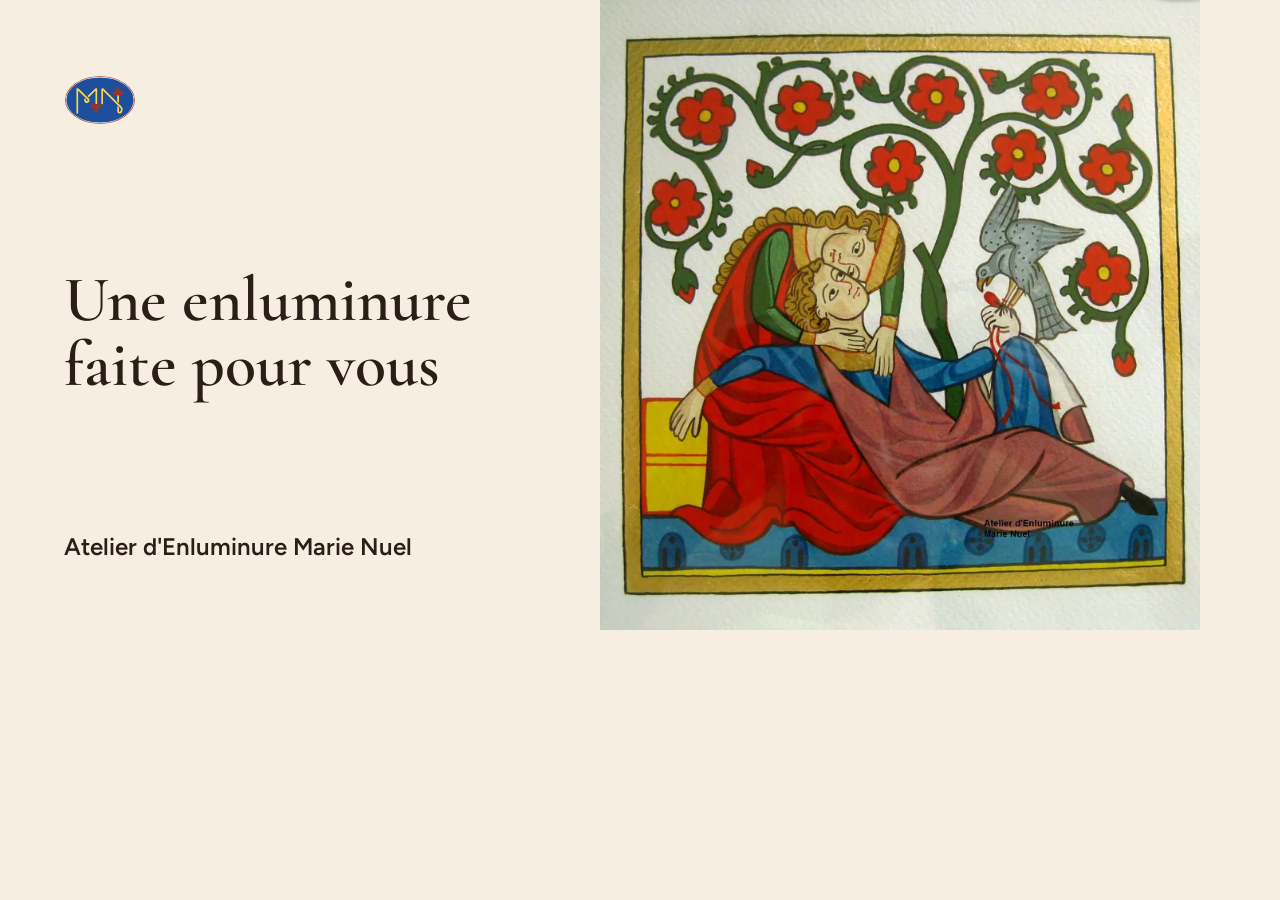
<file: _partage/commandes-fr.html>
<!doctype html>
<html lang="fr"><head><meta charset="utf-8">
<link rel="stylesheet" href="/assets/css/socle.css"><link rel="stylesheet" href="/assets/css/site.css">
<style>:root{--fond:#f5eee1;--texte:#2a1e16}
html,body{margin:0;width:1200px;height:630px;overflow:hidden;background:var(--fond);color:var(--texte)}
.carte{display:grid;grid-template-columns:1fr 1fr;width:1200px;height:630px}
.carte-texte{display:flex;flex-direction:column;justify-content:space-between;padding:64px}
.carte-texte img{width:72px;height:72px}
.carte-titre{font-family:var(--police-titres);font-size:64px;line-height:1.02;margin:0;text-wrap:balance}
.carte-nom{font-size:24px;font-weight:600;margin:0}
.carte-image{background:center/cover no-repeat}</style>
</head><body>
<div class="carte">
  <div class="carte-texte">
    <img src="/assets/images/logo.svg" alt="">
    <p class="carte-titre">Une enluminure faite pour vous</p>
    <p class="carte-nom">Atelier d&#39;Enluminure Marie Nuel</p>
  </div>
  <div class="carte-image" style="background-image:url('/assets/images/c-couple-800.webp')"></div>
</div>
</body></html>
</file>
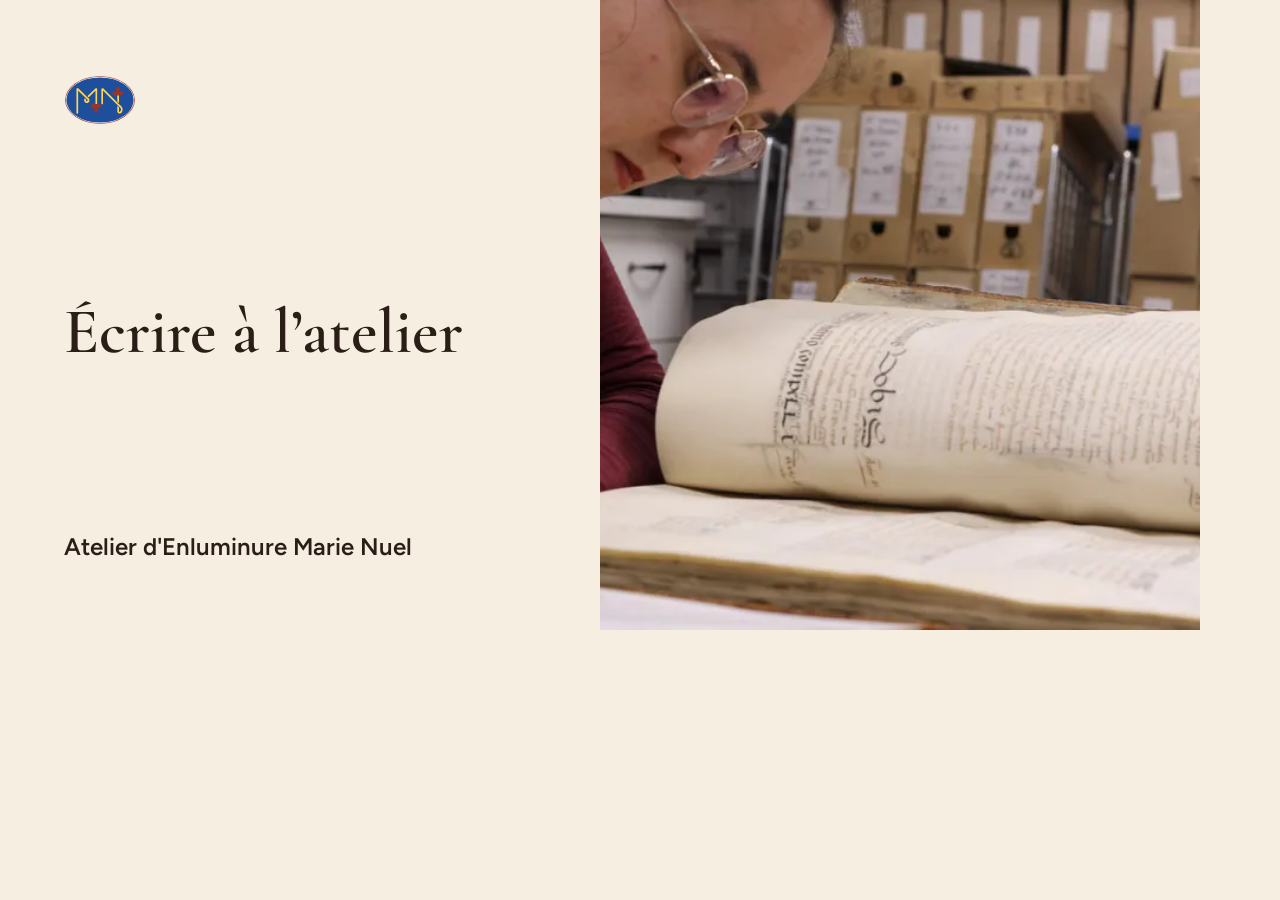
<file: _partage/contact-fr.html>
<!doctype html>
<html lang="fr"><head><meta charset="utf-8">
<link rel="stylesheet" href="/assets/css/socle.css"><link rel="stylesheet" href="/assets/css/site.css">
<style>:root{--fond:#f5eee1;--texte:#2a1e16}
html,body{margin:0;width:1200px;height:630px;overflow:hidden;background:var(--fond);color:var(--texte)}
.carte{display:grid;grid-template-columns:1fr 1fr;width:1200px;height:630px}
.carte-texte{display:flex;flex-direction:column;justify-content:space-between;padding:64px}
.carte-texte img{width:72px;height:72px}
.carte-titre{font-family:var(--police-titres);font-size:64px;line-height:1.02;margin:0;text-wrap:balance}
.carte-nom{font-size:24px;font-weight:600;margin:0}
.carte-image{background:center/cover no-repeat}</style>
</head><body>
<div class="carte">
  <div class="carte-texte">
    <img src="/assets/images/logo.svg" alt="">
    <p class="carte-titre">Écrire à l’atelier</p>
    <p class="carte-nom">Atelier d&#39;Enluminure Marie Nuel</p>
  </div>
  <div class="carte-image" style="background-image:url('/assets/images/marie-archives-800.webp')"></div>
</div>
</body></html>
</file>
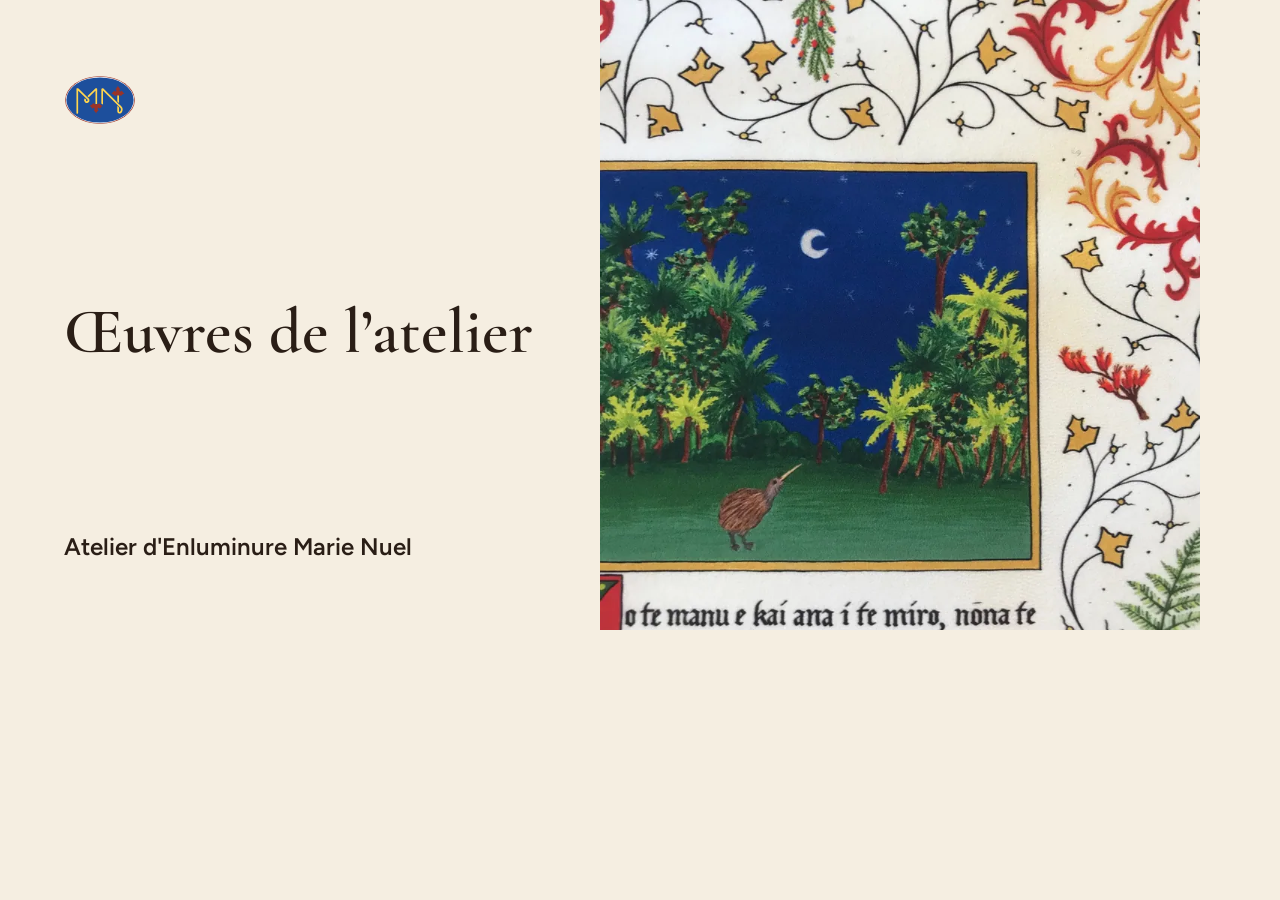
<file: _partage/oeuvres-fr.html>
<!doctype html>
<html lang="fr"><head><meta charset="utf-8">
<link rel="stylesheet" href="/assets/css/socle.css"><link rel="stylesheet" href="/assets/css/site.css">
<style>:root{--fond:#f5eee1;--texte:#2a1e16}
html,body{margin:0;width:1200px;height:630px;overflow:hidden;background:var(--fond);color:var(--texte)}
.carte{display:grid;grid-template-columns:1fr 1fr;width:1200px;height:630px}
.carte-texte{display:flex;flex-direction:column;justify-content:space-between;padding:64px}
.carte-texte img{width:72px;height:72px}
.carte-titre{font-family:var(--police-titres);font-size:64px;line-height:1.02;margin:0;text-wrap:balance}
.carte-nom{font-size:24px;font-weight:600;margin:0}
.carte-image{background:center/cover no-repeat}</style>
</head><body>
<div class="carte">
  <div class="carte-texte">
    <img src="/assets/images/logo.svg" alt="">
    <p class="carte-titre">Œuvres de l’atelier</p>
    <p class="carte-nom">Atelier d&#39;Enluminure Marie Nuel</p>
  </div>
  <div class="carte-image" style="background-image:url('/assets/images/o-kiwi-800.webp')"></div>
</div>
</body></html>
</file>
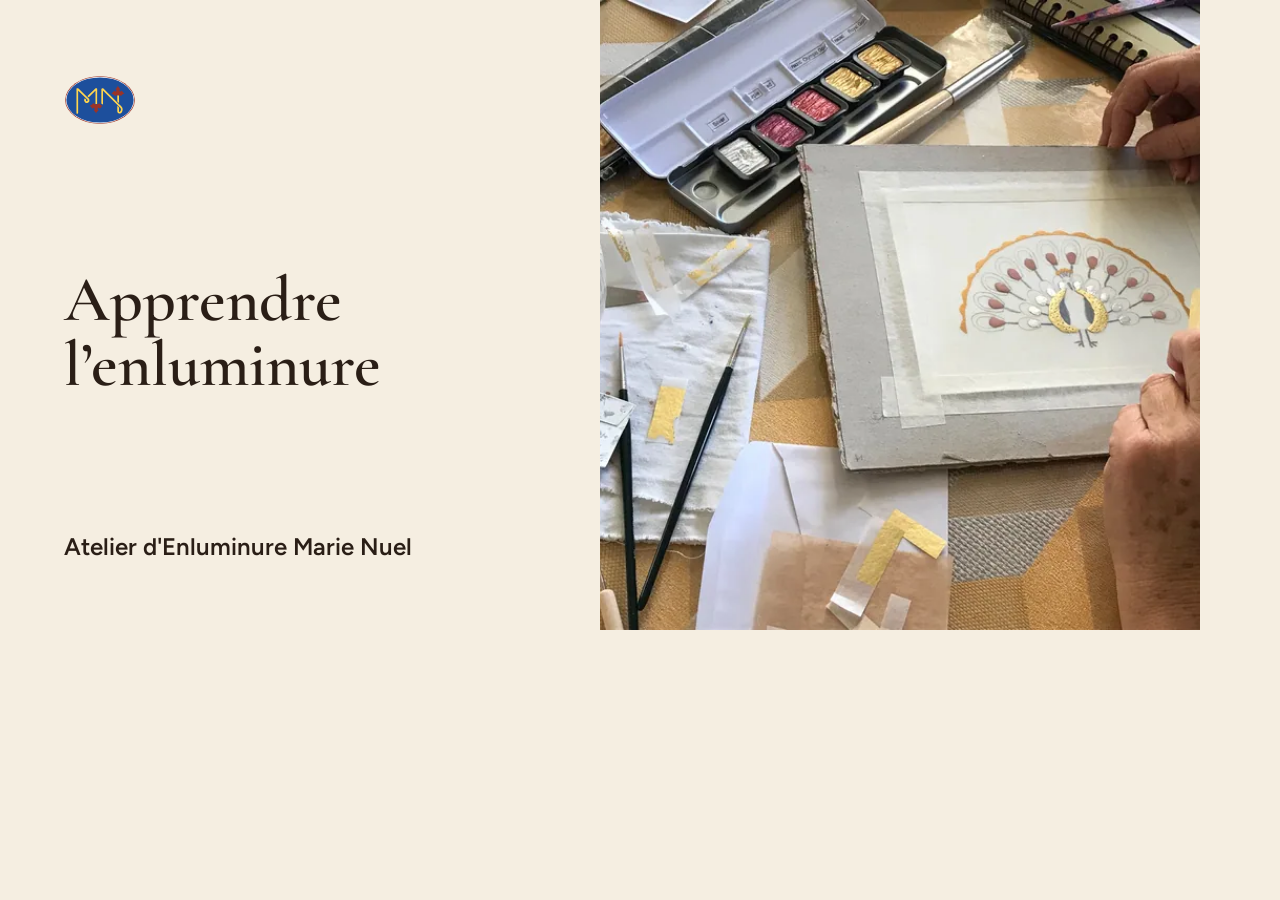
<file: _partage/stages-fr.html>
<!doctype html>
<html lang="fr"><head><meta charset="utf-8">
<link rel="stylesheet" href="/assets/css/socle.css"><link rel="stylesheet" href="/assets/css/site.css">
<style>:root{--fond:#f5eee1;--texte:#2a1e16}
html,body{margin:0;width:1200px;height:630px;overflow:hidden;background:var(--fond);color:var(--texte)}
.carte{display:grid;grid-template-columns:1fr 1fr;width:1200px;height:630px}
.carte-texte{display:flex;flex-direction:column;justify-content:space-between;padding:64px}
.carte-texte img{width:72px;height:72px}
.carte-titre{font-family:var(--police-titres);font-size:64px;line-height:1.02;margin:0;text-wrap:balance}
.carte-nom{font-size:24px;font-weight:600;margin:0}
.carte-image{background:center/cover no-repeat}</style>
</head><body>
<div class="carte">
  <div class="carte-texte">
    <img src="/assets/images/logo.svg" alt="">
    <p class="carte-titre">Apprendre l’enluminure</p>
    <p class="carte-nom">Atelier d&#39;Enluminure Marie Nuel</p>
  </div>
  <div class="carte-image" style="background-image:url('/assets/images/atelier-pinceau-800.webp')"></div>
</div>
</body></html>
</file>
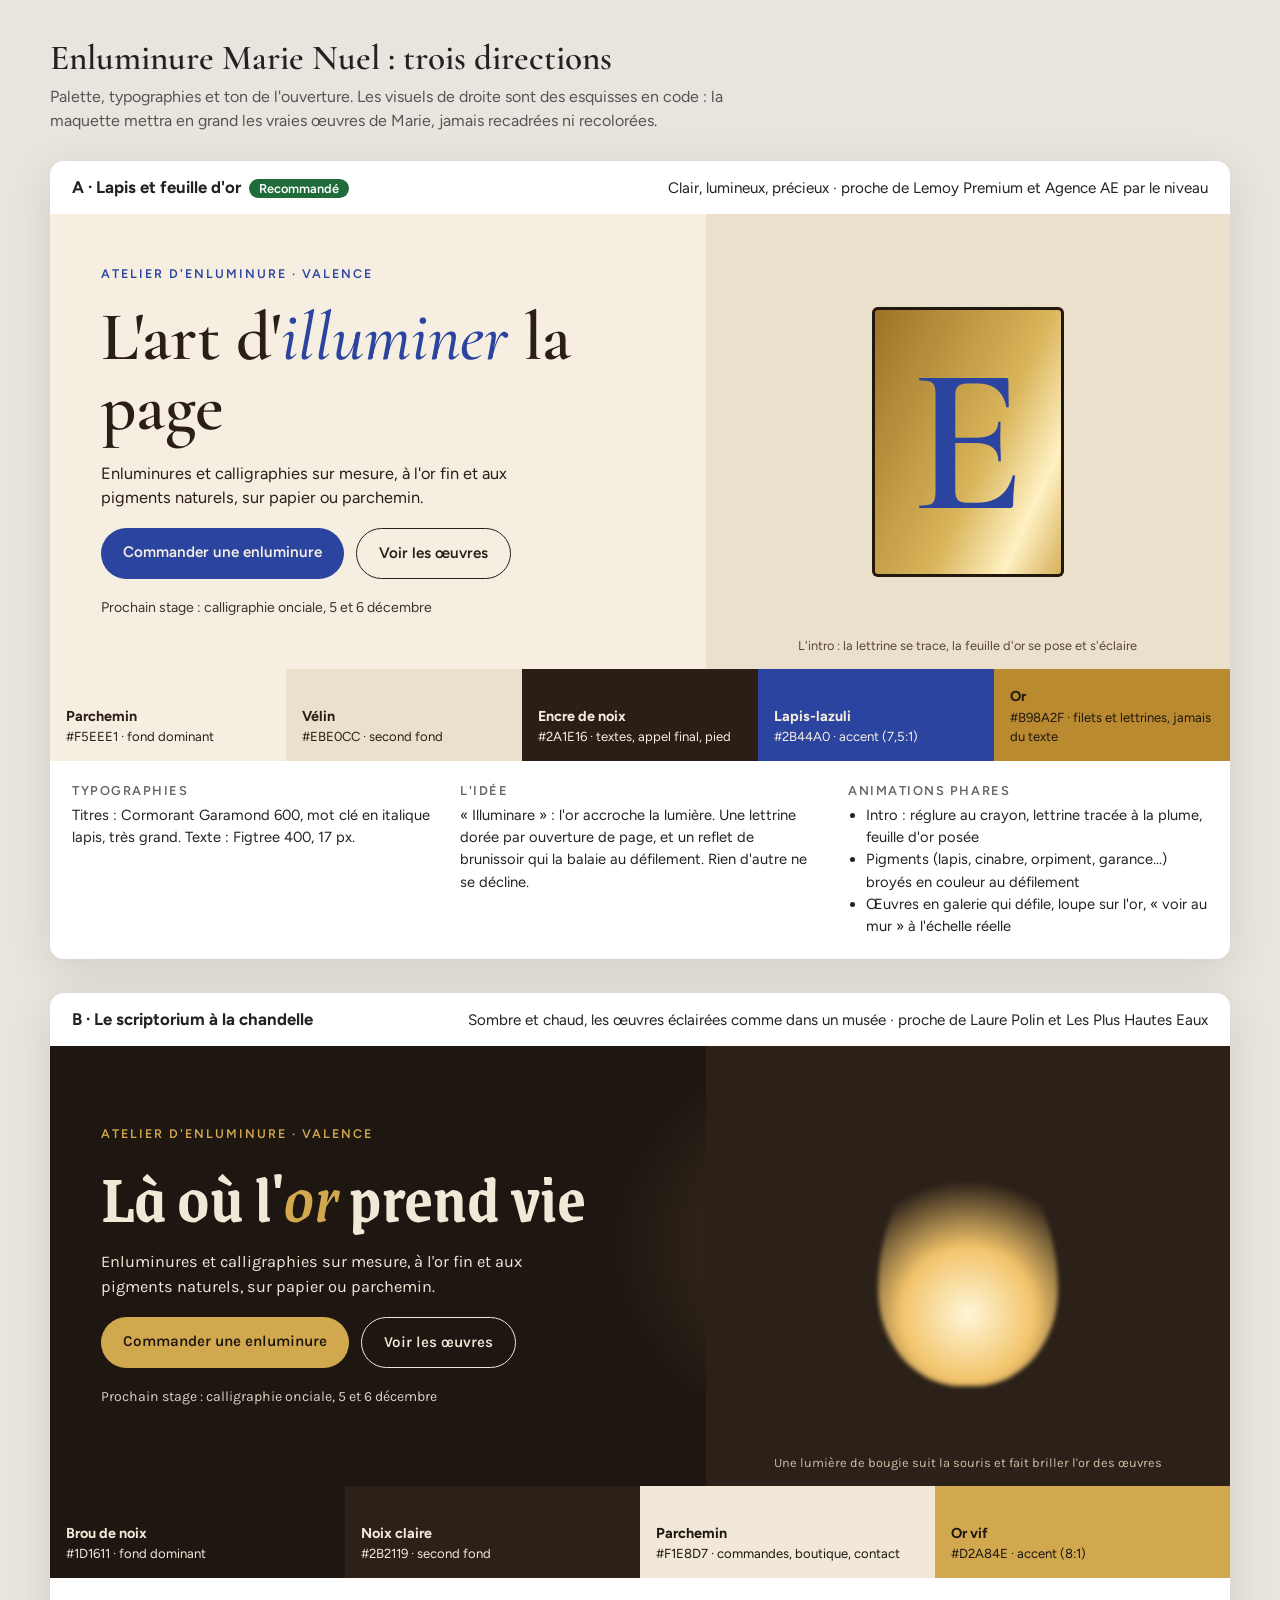
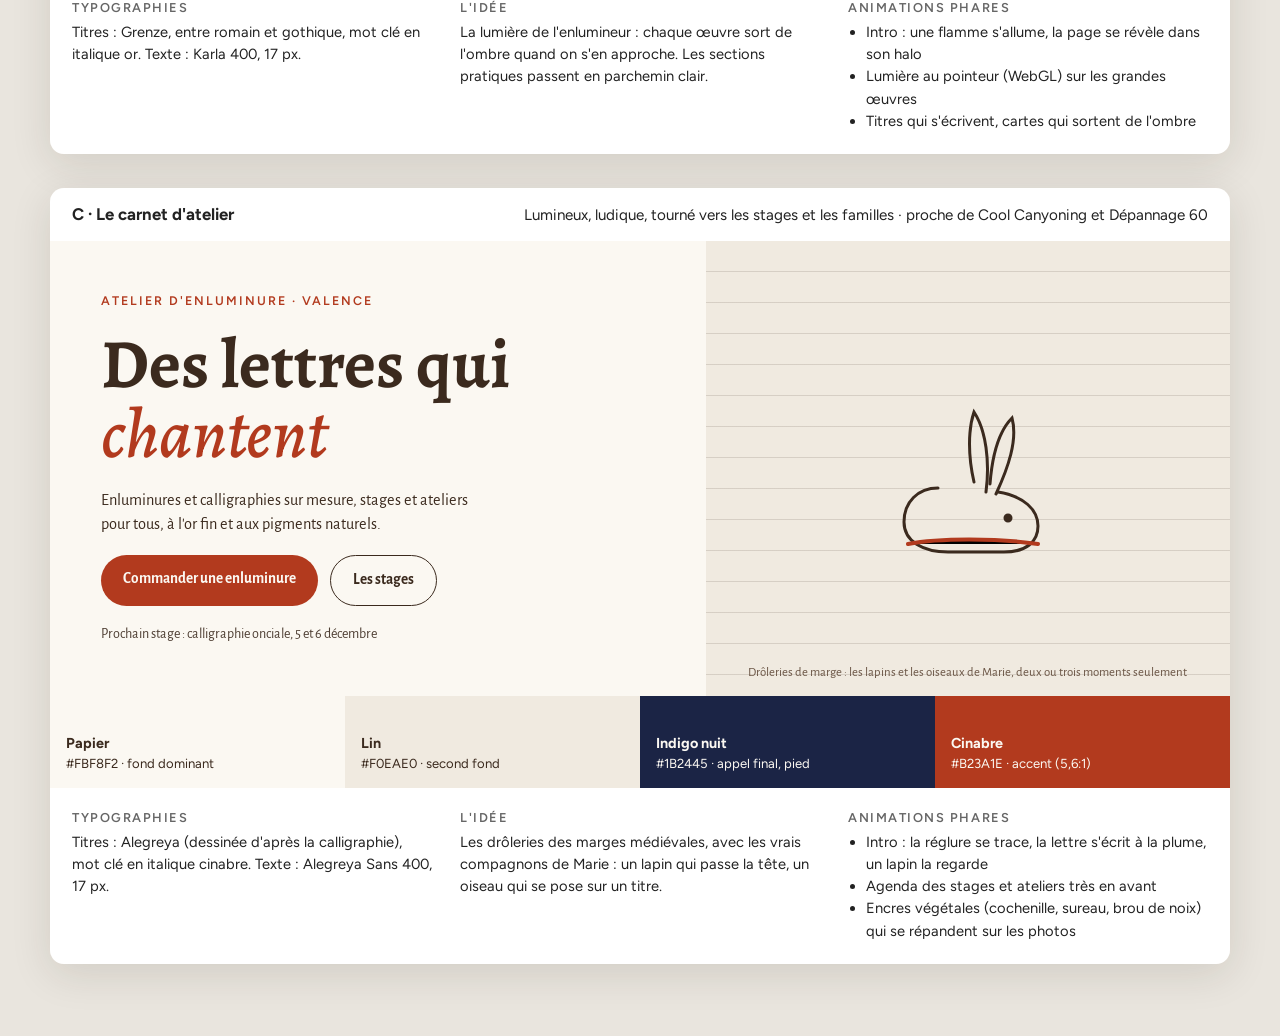
<file: _suivi/directions.html>
<!DOCTYPE html>
<html lang="fr">
<head>
<meta charset="utf-8">
<meta name="viewport" content="width=device-width, initial-scale=1">
<title>Enluminure Marie Nuel · trois directions</title>
<link rel="preconnect" href="https://fonts.googleapis.com">
<link rel="preconnect" href="https://fonts.gstatic.com" crossorigin>
<link href="https://fonts.googleapis.com/css2?family=Alegreya:ital,wght@0,500;0,700;1,500&family=Alegreya+Sans:wght@400;700&family=Cormorant+Garamond:ital,wght@0,500;0,600;1,500;1,600&family=Figtree:wght@400;600&family=Grenze:ital,wght@0,500;0,600;1,500&family=Karla:wght@400;600&display=swap" rel="stylesheet">
<style>
  *{box-sizing:border-box;margin:0}
  body{background:#e9e5de;color:#222;font:16px/1.5 Figtree,system-ui,sans-serif;padding:clamp(16px,3vw,40px)}
  header.top{max-width:1180px;margin:0 auto 28px}
  header.top h1{font:600 clamp(1.6rem,3vw,2.2rem)/1.15 'Cormorant Garamond',serif}
  header.top p{color:#555;max-width:70ch;margin-top:6px}
  .dir{max-width:1180px;margin:0 auto 34px;border-radius:14px;overflow:hidden;box-shadow:0 10px 40px rgba(40,30,20,.12)}
  .tete{display:flex;justify-content:space-between;gap:12px;flex-wrap:wrap;align-items:baseline;padding:14px 22px;background:#fff;font-size:.95rem}
  .tete b{font-size:1.05rem}
  .tete .reco{background:#1f6b3a;color:#fff;border-radius:99px;padding:2px 10px;font-size:.8rem;font-weight:600;margin-left:8px}
  .scene{display:grid;grid-template-columns:minmax(0,1.25fr) minmax(0,1fr);min-height:440px}
  .scene .gauche{padding:clamp(24px,4vw,56px);display:flex;flex-direction:column;justify-content:center;gap:18px}
  .scene .droite{position:relative;display:grid;place-items:center;padding:28px}
  .sur{font-size:.78rem;letter-spacing:.16em;text-transform:uppercase;font-weight:600}
  .titre{font-size:clamp(2.6rem,5.4vw,4.6rem);line-height:1.02}
  .chapo{max-width:44ch;font-size:1.02rem}
  .btns{display:flex;gap:12px;flex-wrap:wrap}
  .btn{display:inline-block;padding:13px 22px;border-radius:99px;font-weight:600;font-size:.95rem;text-decoration:none}
  .info{font-size:.88rem;opacity:.9}
  .palette{display:flex;flex-wrap:wrap}
  .sw{flex:1 1 140px;padding:14px 16px;min-height:92px;display:flex;flex-direction:column;justify-content:flex-end;font-size:.82rem}
  .sw b{font-size:.9rem}
  .notes{display:grid;grid-template-columns:repeat(auto-fit,minmax(260px,1fr));gap:18px 28px;padding:22px;background:#fff;font-size:.92rem}
  .notes h3{font:600 .8rem/1.2 Figtree,sans-serif;letter-spacing:.12em;text-transform:uppercase;color:#666;margin-bottom:6px}
  .notes ul{padding-left:18px}
  .cadre{width:min(300px,80%);aspect-ratio:4/5;position:relative}
  @media (max-width:760px){.scene{grid-template-columns:1fr}.scene .droite{min-height:300px}}

  /* A : Lapis et feuille d'or */
  .a .scene{background:#F5EEE1;color:#2A1E16}
  .a .titre{font-family:'Cormorant Garamond',serif;font-weight:600}
  .a .titre em{color:#2B44A0;font-style:italic;font-weight:500}
  .a .sur{color:#2B44A0}
  .a .btn1{background:#2B44A0;color:#F5EEE1}.a .btn2{border:1.5px solid #2A1E16;color:#2A1E16}
  .a .droite{background:#EBE0CC}
  .lettrine{font:600 13rem/1 'Cormorant Garamond',serif;color:#2B44A0;position:relative;z-index:1}
  .or{position:absolute;inset:14% 18%;border-radius:6px;background:linear-gradient(115deg,#9b7124 0%,#d9b45a 30%,#fff1c2 42%,#c99a3c 55%,#8f6820 100%);background-size:250% 100%;animation:brillant 4s ease-in-out infinite;box-shadow:inset 0 0 0 3px #22180F}
  @keyframes brillant{0%,100%{background-position:100% 0}50%{background-position:0 0}}
  .a .legende{position:absolute;bottom:14px;left:0;right:0;text-align:center;font-size:.8rem;color:#5a4636}

  /* B : Scriptorium à la chandelle */
  .b .scene{background:#1D1611;color:#F1E8D7;position:relative;overflow:hidden}
  .b .scene::before{content:"";position:absolute;inset:0;background:radial-gradient(420px 320px at 72% 45%,rgba(255,196,110,.22),transparent 70%);pointer-events:none}
  .b .titre{font-family:'Grenze',serif;font-weight:600}
  .b .titre em{color:#D2A84E;font-style:italic;font-weight:500}
  .b .sur{color:#D2A84E}
  .b .chapo,.b .btns,.b .info{font-family:Karla,sans-serif}
  .b .btn1{background:#D2A84E;color:#1D1611}.b .btn2{border:1.5px solid #F1E8D7;color:#F1E8D7}
  .b .droite{background:#2B2119}
  .flamme{width:180px;height:240px;border-radius:50% 50% 46% 46%/60% 60% 40% 40%;background:radial-gradient(circle at 50% 70%,#fff6d8,#f2c46b 35%,rgba(210,140,60,.0) 70%);filter:blur(2px);animation:vacille 2.6s ease-in-out infinite}
  @keyframes vacille{0%,100%{transform:scale(1) translateY(0)}40%{transform:scale(1.04,.97) translateY(2px)}70%{transform:scale(.97,1.03)}}
  .b .legende{position:absolute;bottom:14px;left:0;right:0;text-align:center;font-size:.8rem;color:#cdbfa6;font-family:Karla,sans-serif}

  /* C : Carnet d'atelier */
  .c .scene{background:#FBF8F2;color:#3B2A1E}
  .c .titre{font-family:Alegreya,serif;font-weight:700}
  .c .titre em{color:#B23A1E;font-style:italic;font-weight:500}
  .c .sur{color:#B23A1E}
  .c .chapo,.c .btns,.c .info{font-family:'Alegreya Sans',sans-serif}
  .c .btn1{background:#B23A1E;color:#FBF8F2}.c .btn2{border:1.5px solid #3B2A1E;color:#3B2A1E}
  .c .droite{background:#F0EAE0}
  .reglure{position:absolute;inset:0;background:repeating-linear-gradient(#F0EAE0 0 30px,rgba(59,42,30,.14) 30px 31px)}
  .lapin{position:relative;width:200px;height:200px}
  .c .legende{position:absolute;bottom:14px;left:0;right:0;text-align:center;font-size:.8rem;color:#6b5646;font-family:'Alegreya Sans',sans-serif}
</style>
</head>
<body>
<header class="top">
  <h1>Enluminure Marie Nuel : trois directions</h1>
  <p>Palette, typographies et ton de l'ouverture. Les visuels de droite sont des esquisses en code : la maquette mettra en grand les vraies œuvres de Marie, jamais recadrées ni recolorées.</p>
</header>

<!-- A -->
<section class="dir a">
  <div class="tete"><span><b>A · Lapis et feuille d'or</b><span class="reco">Recommandé</span></span><span>Clair, lumineux, précieux · proche de Lemoy Premium et Agence AE par le niveau</span></div>
  <div class="scene">
    <div class="gauche">
      <span class="sur">Atelier d'enluminure · Valence</span>
      <h2 class="titre">L'art d'<em>illuminer</em> la page</h2>
      <p class="chapo">Enluminures et calligraphies sur mesure, à l'or fin et aux pigments naturels, sur papier ou parchemin.</p>
      <div class="btns"><a class="btn btn1" href="#">Commander une enluminure</a><a class="btn btn2" href="#">Voir les œuvres</a></div>
      <span class="info">Prochain stage : calligraphie onciale, 5 et 6 décembre</span>
    </div>
    <div class="droite"><div class="cadre"><div class="or"></div><div style="position:absolute;inset:0;display:grid;place-items:center"><span class="lettrine">E</span></div></div><span class="legende">L'intro : la lettrine se trace, la feuille d'or se pose et s'éclaire</span></div>
  </div>
  <div class="palette">
    <div class="sw" style="background:#F5EEE1;color:#2A1E16"><b>Parchemin</b>#F5EEE1 · fond dominant</div>
    <div class="sw" style="background:#EBE0CC;color:#2A1E16"><b>Vélin</b>#EBE0CC · second fond</div>
    <div class="sw" style="background:#2A1E16;color:#F5EEE1"><b>Encre de noix</b>#2A1E16 · textes, appel final, pied</div>
    <div class="sw" style="background:#2B44A0;color:#F5EEE1"><b>Lapis-lazuli</b>#2B44A0 · accent (7,5:1)</div>
    <div class="sw" style="background:#B98A2F;color:#22180F"><b>Or</b>#B98A2F · filets et lettrines, jamais du texte</div>
  </div>
  <div class="notes">
    <div><h3>Typographies</h3>Titres : Cormorant Garamond 600, mot clé en italique lapis, très grand. Texte : Figtree 400, 17 px.</div>
    <div><h3>L'idée</h3>« Illuminare » : l'or accroche la lumière. Une lettrine dorée par ouverture de page, et un reflet de brunissoir qui la balaie au défilement. Rien d'autre ne se décline.</div>
    <div><h3>Animations phares</h3><ul><li>Intro : réglure au crayon, lettrine tracée à la plume, feuille d'or posée</li><li>Pigments (lapis, cinabre, orpiment, garance…) broyés en couleur au défilement</li><li>Œuvres en galerie qui défile, loupe sur l'or, « voir au mur » à l'échelle réelle</li></ul></div>
  </div>
</section>

<!-- B -->
<section class="dir b">
  <div class="tete"><span><b>B · Le scriptorium à la chandelle</b></span><span>Sombre et chaud, les œuvres éclairées comme dans un musée · proche de Laure Polin et Les Plus Hautes Eaux</span></div>
  <div class="scene">
    <div class="gauche">
      <span class="sur">Atelier d'enluminure · Valence</span>
      <h2 class="titre">Là où l'<em>or</em> prend vie</h2>
      <p class="chapo">Enluminures et calligraphies sur mesure, à l'or fin et aux pigments naturels, sur papier ou parchemin.</p>
      <div class="btns"><a class="btn btn1" href="#">Commander une enluminure</a><a class="btn btn2" href="#">Voir les œuvres</a></div>
      <span class="info">Prochain stage : calligraphie onciale, 5 et 6 décembre</span>
    </div>
    <div class="droite"><div class="flamme"></div><span class="legende">Une lumière de bougie suit la souris et fait briller l'or des œuvres</span></div>
  </div>
  <div class="palette">
    <div class="sw" style="background:#1D1611;color:#F1E8D7"><b>Brou de noix</b>#1D1611 · fond dominant</div>
    <div class="sw" style="background:#2B2119;color:#F1E8D7"><b>Noix claire</b>#2B2119 · second fond</div>
    <div class="sw" style="background:#F1E8D7;color:#1D1611"><b>Parchemin</b>#F1E8D7 · commandes, boutique, contact</div>
    <div class="sw" style="background:#D2A84E;color:#1D1611"><b>Or vif</b>#D2A84E · accent (8:1)</div>
  </div>
  <div class="notes">
    <div><h3>Typographies</h3>Titres : Grenze, entre romain et gothique, mot clé en italique or. Texte : Karla 400, 17 px.</div>
    <div><h3>L'idée</h3>La lumière de l'enlumineur : chaque œuvre sort de l'ombre quand on s'en approche. Les sections pratiques passent en parchemin clair.</div>
    <div><h3>Animations phares</h3><ul><li>Intro : une flamme s'allume, la page se révèle dans son halo</li><li>Lumière au pointeur (WebGL) sur les grandes œuvres</li><li>Titres qui s'écrivent, cartes qui sortent de l'ombre</li></ul></div>
  </div>
</section>

<!-- C -->
<section class="dir c">
  <div class="tete"><span><b>C · Le carnet d'atelier</b></span><span>Lumineux, ludique, tourné vers les stages et les familles · proche de Cool Canyoning et Dépannage 60</span></div>
  <div class="scene">
    <div class="gauche">
      <span class="sur">Atelier d'enluminure · Valence</span>
      <h2 class="titre">Des lettres qui <em>chantent</em></h2>
      <p class="chapo">Enluminures et calligraphies sur mesure, stages et ateliers pour tous, à l'or fin et aux pigments naturels.</p>
      <div class="btns"><a class="btn btn1" href="#">Commander une enluminure</a><a class="btn btn2" href="#">Les stages</a></div>
      <span class="info">Prochain stage : calligraphie onciale, 5 et 6 décembre</span>
    </div>
    <div class="droite"><div class="reglure"></div>
      <svg class="lapin" viewBox="0 0 200 200" aria-hidden="true"><g fill="none" stroke="#3B2A1E" stroke-width="3" stroke-linecap="round"><path d="M70 120c-20 0-34 14-34 34s20 30 44 30h56c22 0 34-10 34-26s-14-30-40-34"/><path d="M118 124c4-30 0-62-12-80-6 18-6 44 0 70"/><path d="M128 126c12-26 22-54 16-76-14 14-20 40-22 66"/><circle cx="140" cy="150" r="3" fill="#3B2A1E"/></g><path d="M40 176c30-6 90-6 130 0" stroke="#B23A1E" stroke-width="4" stroke-linecap="round"/></svg>
      <span class="legende">Drôleries de marge : les lapins et les oiseaux de Marie, deux ou trois moments seulement</span></div>
  </div>
  <div class="palette">
    <div class="sw" style="background:#FBF8F2;color:#3B2A1E"><b>Papier</b>#FBF8F2 · fond dominant</div>
    <div class="sw" style="background:#F0EAE0;color:#3B2A1E"><b>Lin</b>#F0EAE0 · second fond</div>
    <div class="sw" style="background:#1B2445;color:#FBF8F2"><b>Indigo nuit</b>#1B2445 · appel final, pied</div>
    <div class="sw" style="background:#B23A1E;color:#FBF8F2"><b>Cinabre</b>#B23A1E · accent (5,6:1)</div>
  </div>
  <div class="notes">
    <div><h3>Typographies</h3>Titres : Alegreya (dessinée d'après la calligraphie), mot clé en italique cinabre. Texte : Alegreya Sans 400, 17 px.</div>
    <div><h3>L'idée</h3>Les drôleries des marges médiévales, avec les vrais compagnons de Marie : un lapin qui passe la tête, un oiseau qui se pose sur un titre.</div>
    <div><h3>Animations phares</h3><ul><li>Intro : la réglure se trace, la lettre s'écrit à la plume, un lapin la regarde</li><li>Agenda des stages et ateliers très en avant</li><li>Encres végétales (cochenille, sureau, brou de noix) qui se répandent sur les photos</li></ul></div>
  </div>
</section>
</body>
</html>
</file>
<file: assets/css/socle.css>
/* Socle : règles communes à toutes les maquettes. Le style du projet va dans site.css.
   Les couleurs et polices du projet se règlent par les variables ci-dessous (redéfinies dans site.css). */
:root {
  --police-titres: Georgia, 'Times New Roman', serif;
  --police-texte: system-ui, -apple-system, 'Segoe UI', Roboto, sans-serif;
  --accent: #b3361f;
  --texte-doux: color-mix(in srgb, var(--texte) 78%, var(--fond));
  --ligne: color-mix(in srgb, var(--texte) 18%, var(--fond));
  --gouttiere: clamp(16px, 4vw, 48px);
  --largeur: 1240px;
  --rayon: 6px;
  --duree: .7s;
  --courbe: cubic-bezier(.22, 1, .36, 1);
}

*, *::before, *::after { box-sizing: border-box; }
html { -webkit-text-size-adjust: 100%; text-size-adjust: 100%; }
body {
  font-family: var(--police-texte); font-size: clamp(1rem, .96rem + .2vw, 1.125rem); line-height: 1.6;
  padding-bottom: var(--barres-h); overflow-x: clip;
}
img, picture, video, canvas, svg { display: block; max-width: 100%; }
img, video { height: auto; }
h1, h2, h3, h4 { font-family: var(--police-titres); line-height: 1.08; margin: 0 0 .5em; text-wrap: balance; font-weight: 600; }
p, li, dd, figcaption { text-wrap: pretty; }
p { margin: 0 0 1em; }
a { color: inherit; }
a[href^="mailto:"] { overflow-wrap: anywhere; }
button, input, select, textarea { font: inherit; color: inherit; }
button { cursor: pointer; }
:where(a, button, input, select, textarea, summary, [tabindex]) { -webkit-tap-highlight-color: transparent; }
:focus { outline: none; }
:focus-visible { outline: 3px solid var(--accent); outline-offset: 3px; border-radius: 2px; }
[id] { scroll-margin-top: calc(var(--entete-h) + 12px); scroll-margin-bottom: calc(var(--barres-h) + 12px); }
/* Lien profond vers une scène qui cache l'en-tête : elle arrive tout en haut de l'écran (comme aller() du socle). */
html.js:not(.secours) :is([data-entete-cache], [data-entete-cache] [id], [data-fx="plein-ecran"], [data-fx="plein-ecran"] [id]) { scroll-margin-top: 0; }
[hidden] { display: none !important; }

.visuellement-cache {
  position: absolute !important; width: 1px; height: 1px; padding: 0; margin: -1px;
  overflow: hidden; clip: rect(0 0 0 0); white-space: nowrap; border: 0;
}
.evitement {
  position: fixed; left: 12px; top: 12px; z-index: 1000; padding: 12px 16px; background: var(--texte); color: var(--fond);
  transform: translateY(-160%); text-decoration: none;
}
.evitement:focus-visible { transform: none; }
.conteneur { width: min(100% - 2 * var(--gouttiere), var(--largeur)); margin-inline: auto; }
.chiffres { font-variant-numeric: tabular-nums; }

/* Boutons : zones tactiles d'au moins 44 px. */
.bouton {
  display: inline-flex; align-items: center; justify-content: center; gap: .5em;
  min-height: 48px; min-width: 44px; padding: .7em 1.4em; border-radius: 999px;
  background: var(--accent); color: var(--fond); text-decoration: none; font-weight: 600; border: 0;
  line-height: 1.2; text-align: center;
}
.bouton--contour { background: transparent; color: inherit; box-shadow: inset 0 0 0 2px currentColor; }
.bouton[disabled] { opacity: .55; cursor: not-allowed; }

/* Apparitions : cachées par le style critique jusqu'à .vu, jamais recachées. */
html.js:not(.secours):not([data-arrivee="retour"]) [data-anime]:not([data-anime="gsap"]) {
  transform: translate3d(0, 1.2rem, 0);
  transition: opacity var(--duree) var(--courbe) var(--delai, 0s), transform var(--duree) var(--courbe) var(--delai, 0s);
}
html.js:not(.secours):not([data-arrivee="retour"]) [data-anime]:not([data-anime="gsap"]).vu { transform: none; }

/* Bibliothèque d'effets (effets.js). Apparitions : le bloc lui-même ne glisse pas, ce sont ses parties qui arrivent.
   Mêmes conditions que les apparitions : en secours, au retour et sans JavaScript, état final direct.
   Les transitions ne valent que pendant l'arrivée (.fx-fini ensuite) : celles du projet reprennent la main. */
html.js:not(.secours):not([data-arrivee="retour"]) :is([data-anime="lignes"], [data-anime="mots"], [data-anime="lettres"], [data-anime="cascade"]):not([data-anime="gsap"]) {
  transform: none; transition: opacity .25s linear var(--delai, 0s);
}
/* Masques des lignes : découpe par clip-path, débordante en haut et sur les côtés (accents), un peu en bas (jambages),
   au lieu d'un overflow et de marges : la mise en page ne change pas d'un pixel pendant la découpe. La ligne part
   d'assez bas (135 %) pour rester invisible malgré le débord du bas. */
.fx-ligne-mask { overflow: visible !important; clip-path: inset(-.4em -.6em -.2em -.6em); }
html.js:not(.secours):not([data-arrivee="retour"]) [data-anime="lignes"] .fx-ligne {
  transform: translate3d(0, 135%, 0); transition: transform 1s var(--courbe) calc(var(--delai, 0s) + var(--i, 0) * 90ms);
}
html.js:not(.secours):not([data-arrivee="retour"]) [data-anime="lignes"].vu .fx-ligne { transform: none; }
html.js:not(.secours):not([data-arrivee="retour"]) [data-anime="mots"] .fx-mot {
  opacity: 0; transform: translate3d(0, .5em, 0);
  transition: opacity .6s var(--courbe) calc(var(--delai, 0s) + var(--i, 0) * 35ms), transform .7s var(--courbe) calc(var(--delai, 0s) + var(--i, 0) * 35ms);
}
html.js:not(.secours):not([data-arrivee="retour"]) [data-anime="mots"].vu .fx-mot { opacity: 1; transform: none; }
/* Lettres : chaque mot reste d'un bloc (jamais coupé en fin de ligne), les lettres basculent en place. */
[data-anime="lettres"] :is(.fx-mot-l, .fx-lettre) { display: inline-block; }
html.js:not(.secours):not([data-arrivee="retour"]) [data-anime="lettres"] .fx-lettre {
  opacity: 0; transform: translate3d(0, .55em, 0) rotate(12deg); transform-origin: 0 100%;
  transition: opacity .5s var(--courbe) calc(var(--delai, 0s) + var(--i, 0) * 18ms), transform .8s var(--courbe) calc(var(--delai, 0s) + var(--i, 0) * 18ms);
}
html.js:not(.secours):not([data-arrivee="retour"]) [data-anime="lettres"].vu .fx-lettre { opacity: 1; transform: none; }
html.js:not(.secours):not([data-arrivee="retour"]) [data-anime="cascade"] > * { opacity: 0; transform: translate3d(0, 1.8rem, 0); }
html.js:not(.secours):not([data-arrivee="retour"]) [data-anime="cascade"]:not(.fx-fini) > * {
  transition: opacity .7s var(--courbe) calc(var(--delai, 0s) + var(--i, 0) * 80ms), transform .9s var(--courbe) calc(var(--delai, 0s) + var(--i, 0) * 80ms);
}
html.js:not(.secours):not([data-arrivee="retour"]) [data-anime="cascade"].vu > * { opacity: 1; transform: none; }
/* Rideau : règle aussi précise que celle des apparitions (sinon sa transition de découpe serait écrasée). */
html.js:not(.secours):not([data-arrivee="retour"]) [data-anime="rideau"]:not([data-anime="gsap"]) {
  transform: none; clip-path: inset(0 0 100% 0);
}
html.js:not(.secours):not([data-arrivee="retour"]) [data-anime="rideau"]:not([data-anime="gsap"]):not(.fx-fini) {
  transition: opacity .25s linear var(--delai, 0s), clip-path 1.2s cubic-bezier(.77, 0, .18, 1) var(--delai, 0s);
}
html.js:not(.secours):not([data-arrivee="retour"]) [data-anime="rideau"]:not([data-anime="gsap"]).vu { clip-path: inset(0 0 0 0); }
html.js:not(.secours):not([data-arrivee="retour"]) [data-anime="rideau"]:not([data-fx]) > :is(picture, video) { transform: scale(1.14); }
html.js:not(.secours):not([data-arrivee="retour"]) [data-anime="rideau"]:not([data-fx]):not(.fx-fini) > :is(picture, video) { transition: transform 1.6s var(--courbe) var(--delai, 0s); }
html.js:not(.secours):not([data-arrivee="retour"]) [data-anime="rideau"].vu:not([data-fx]) > :is(picture, video) { transform: none; }
/* Effets liés au défilement : l'image déplacée par GSAP n'a aucune transition CSS (une seule source par propriété). */
[data-fx="parallaxe"] > :is(picture, video, img), [data-fx="zoom"] > :is(picture, video, img) { transition: none; }
/* WebGL « onde » : le canvas, calé sur l'image, n'est visible que pendant le mouvement ; au repos, l'image d'origine, nette. */
[data-fx="onde"] { position: relative; }
.fx-onde { position: absolute; left: 0; top: 0; width: 100%; height: 100%; pointer-events: none; opacity: 0; transition: opacity .3s linear; }
.fx-onde--actif { opacity: 1; transition-duration: .12s; }
/* Image qui s'ouvre en plein écran : section haute, cadre collant en haut de l'écran (sticky, pas d'épinglage GSAP).
   En secours et sans JavaScript : image entière dans une section normale (règles [data-collant]). */
html.js:not(.secours) [data-fx="plein-ecran"] { position: relative; height: var(--fx-longueur, 260svh); }
html.js:not(.secours) [data-fx="plein-ecran"] > [data-collant] { position: sticky; top: 0; height: 100vh; height: 100svh; overflow: hidden; }
[data-fx="plein-ecran"] > [data-collant] > .media, [data-fx="plein-ecran"] [data-fx-cible] { width: 100%; height: 100%; border-radius: 0; }
:is(html.secours, html:not(.js)) [data-fx="plein-ecran"] [data-fx-cible] { height: 100svh; }
/* Mots géants : la rangée garde sa largeur (mots répétés au besoin) et ne sort jamais de son bandeau.
   En secours et sans JavaScript, les mots passent à la ligne : rien n'est coupé. */
[data-fx="mots-geants"] { overflow: hidden; overflow: clip; }
[data-fx="mots-geants"] [data-fx-rangee] { width: max-content; white-space: nowrap; margin: 0; }
:is(html.secours, html:not(.js)) [data-fx="mots-geants"] { overflow: visible; }
:is(html.secours, html:not(.js)) [data-fx="mots-geants"] [data-fx-rangee] { width: auto; white-space: normal; line-height: 1.2; }
/* Inclinaison selon la vitesse : GSAP seul tient la transformation (pas de transition CSS sur transform). */
[data-fx="vitesse"], [data-fx="mots-geants"] [data-fx-rangee] { transition-property: opacity, color, background-color, border-color, box-shadow !important; }

/* Effets au survol : au premier survol, GSAP prend la main sur la transformation (classe fx-survol) :
   plus aucune transition CSS sur transform pour cet élément. */
.fx-survol { transition-property: opacity, color, background-color, border-color, box-shadow !important; }

[data-boucle-css].hors-ecran, [data-boucle-css].hors-ecran *, [data-boucle-css].en-pause, [data-boucle-css].en-pause * { animation-play-state: paused !important; }

/* En-tête : opaque, jamais coupé, se cache en descendant. */
[data-entete] {
  position: fixed; inset: 0 0 auto; z-index: 800; background: var(--fond);
  border-bottom: 1px solid var(--ligne); transition: transform .35s var(--courbe);
}
html.entete-cache [data-entete], html.scene-sans-entete:not(.menu-ouvert) [data-entete] { transform: translateY(-100%); }
.entete-rangee {
  display: flex; align-items: center; gap: clamp(8px, 2vw, 28px);
  min-height: 64px; padding: 8px var(--gouttiere); max-width: calc(var(--largeur) + 2 * var(--gouttiere)); margin-inline: auto;
}
.entete-logo { display: inline-flex; align-items: center; gap: .6em; min-height: 44px; text-decoration: none; font-weight: 700; flex: none; }
.entete-logo img { width: 36px; height: 36px; }
[data-nav] { flex: 1 1 auto; min-width: 0; display: flex; justify-content: flex-end; }
[data-nav] ul { display: flex; gap: clamp(12px, 2vw, 28px); list-style: none; margin: 0; padding: 0; min-width: 0; overflow: hidden; white-space: nowrap; }
/* Un lien de navigation ne passe jamais à la ligne : sinon il « tient » sur deux lignes et le relais
   (deuxième rangée, bouton Menu) ne se déclenche pas. */
[data-nav] a { display: inline-flex; align-items: center; min-height: 44px; text-decoration: none; white-space: nowrap; }
[data-nav] a[aria-current] { text-decoration: underline; text-underline-offset: .35em; text-decoration-thickness: 2px; }
.entete-actions { display: flex; align-items: center; gap: 8px; flex: none; }
.entete-actions .bouton { min-height: 44px; padding-inline: 1.1em; }
.entete-langue { display: inline-flex; align-items: center; justify-content: center; min-width: 44px; min-height: 44px; text-decoration: none; font-weight: 600; text-transform: uppercase; }
[data-menu-bouton] { display: none; min-height: 44px; min-width: 44px; padding: 0 14px; border: 0; border-radius: 999px; background: var(--texte); color: var(--fond); font-weight: 600; }
html.nav-compacte [data-nav] { display: none; }
html.nav-compacte [data-menu-bouton] { display: inline-flex; align-items: center; }
html.nav-compacte .entete-actions { margin-left: auto; }
/* Dès 900 px, les liens qui ne tiennent pas à côté du logo passent sur une deuxième rangée (entete.js) :
   jamais le bouton Menu seul sur ordinateur. L'en-tête est plus haut : --entete-h suit (mesures.js). */
html.nav-deux-rangees .entete-rangee { flex-wrap: wrap; row-gap: 0; }
html.nav-deux-rangees [data-nav] { order: 3; flex: 1 0 100%; justify-content: flex-start; border-top: 1px solid var(--ligne); }
html.nav-deux-rangees .entete-actions { margin-left: auto; }
html.nav-deux-lignes [data-nav] ul { flex-wrap: wrap; row-gap: 0; column-gap: clamp(12px, 1.6vw, 24px); }
@media (max-width: 520px) { .entete-actions .bouton { display: none; } }

/* Sans JavaScript : l'en-tête reste dans le flux (sa hauteur n'est pas mesurée, rien ne passe dessous).
   Dès 900 px, les liens passent à la ligne sous le logo ; en dessous, un lien Menu ouvre le menu plein écran
   par son ancre (#menu:target) et un lien Fermer le referme. */
.menu-sansjs, .menu-sansjs-fermer { display: none; }
html:not(.js) { --entete-h: 0px; }
html:not(.js) [data-entete] { position: relative; }
@media (min-width: 900px) {
  html:not(.js) .entete-rangee { flex-wrap: wrap; row-gap: 0; }
  html:not(.js) [data-nav] { order: 3; flex: 1 0 100%; justify-content: flex-start; }
  html:not(.js) [data-nav] ul { flex-wrap: wrap; column-gap: clamp(12px, 2vw, 28px); row-gap: 0; }
  html:not(.js) .entete-actions { margin-left: auto; }
}
@media (max-width: 899px) {
  html:not(.js) [data-nav] { display: none; }
  html:not(.js) .entete-actions { margin-left: auto; }
  html:not(.js) .menu-sansjs {
    display: inline-flex; align-items: center; min-height: 44px; min-width: 44px; padding: 0 14px; border-radius: 999px;
    background: var(--texte); color: var(--fond); font-weight: 600; text-decoration: none;
  }
}
html:not(.js) #menu:target { z-index: 810; visibility: visible; opacity: 1; transition: none; padding-top: 24px; }
html:not(.js) #menu:target li { opacity: 1; transform: none; transition: none; }
html:not(.js) #menu:target .menu-sansjs-fermer { display: block; margin: 0 0 16px; }
html:not(.js) .menu-sansjs-fermer a { display: inline-flex; align-items: center; min-height: 44px; font-weight: 600; }
/* Cible du lien Fermer : fixe, elle ne fait pas défiler la page quand le menu se referme. */
#menu-ferme { position: fixed; top: 0; left: 0; width: 1px; height: 1px; pointer-events: none; }
/* Sans JavaScript, la barre fixe du téléphone n'est pas mesurée : sa hauteur est réservée d'office. */
@media (max-width: 760px) { html:not(.js) { --barres-h: calc(65px + env(safe-area-inset-bottom)); } }

/* Menu : plein écran, liens qui arrivent l'un après l'autre. */
[data-menu] {
  position: fixed; inset: 0; z-index: 790; background: var(--menu-fond, var(--fond)); overflow-y: auto; overscroll-behavior: contain;
  padding: calc(var(--entete-h) + 24px) var(--gouttiere) calc(32px + var(--barres-h));
  visibility: hidden; opacity: 0; transition: opacity .3s var(--courbe), visibility 0s .3s;
}
html.menu-ouvert [data-menu] { visibility: visible; opacity: 1; transition: opacity .3s var(--courbe); }
html.menu-ouvert [data-entete] { transform: none; }
[data-menu] ul { list-style: none; margin: 0 0 32px; padding: 0; }
[data-menu] li { opacity: 0; transform: translateY(12px); transition: opacity .4s var(--courbe), transform .4s var(--courbe); transition-delay: calc(var(--i, 0) * 50ms + 80ms); }
html.menu-ouvert [data-menu] li { opacity: 1; transform: none; }
[data-menu] .menu-lien { display: flex; align-items: center; min-height: 52px; font-family: var(--police-titres); font-size: clamp(1.6rem, 7vw, 2.6rem); text-decoration: none; }
[data-menu] .menu-lien[aria-current] { color: var(--accent); }

/* Voile de transition (état de départ dans le style critique). */
[data-voile] { display: grid; place-items: center; color: var(--fond); }
.voile-contenu { display: grid; justify-items: center; gap: 12px; text-align: center; padding: var(--gouttiere); }
.voile-contenu img { width: 56px; height: 56px; }
[data-voile-libelle] { font-family: var(--police-titres); font-size: clamp(1.6rem, 5vw, 3rem); }
/* Forme « vague » : bords ondulés du voile (en haut à la montée, en bas au retrait), posés par le gabarit. */
[data-voile] .voile-vague { position: absolute; left: 0; width: 100%; height: clamp(60px, 12vh, 120px); fill: var(--voile-fond); pointer-events: none; }
[data-voile] .voile-vague--haut { bottom: calc(100% - 1px); transform-origin: 50% 100%; }
[data-voile] .voile-vague--bas { top: calc(100% - 1px); transform-origin: 50% 0; }
/* Trou qui s'ouvre dans le voile (forme « iris ») ou dans le panneau de l'intro (versObjet) :
   variables --cx, --cy (centre) et --trou (rayon), posées image par image par le socle. */
[data-voile].avec-trou, .ouverture-panneau.avec-trou {
  -webkit-mask: radial-gradient(circle at var(--cx, 50%) var(--cy, 50%), transparent var(--trou, -2px), #000 calc(var(--trou, -2px) + 1px));
          mask: radial-gradient(circle at var(--cx, 50%) var(--cy, 50%), transparent var(--trou, -2px), #000 calc(var(--trou, -2px) + 1px));
}

/* Barre fixe du téléphone : action principale et contact rapide. */
[data-barre-fixe] {
  position: fixed; inset: auto 0 0; z-index: 780; display: none; gap: 8px;
  padding: 8px var(--gouttiere) calc(8px + env(safe-area-inset-bottom)); background: var(--fond); border-top: 1px solid var(--ligne);
  transition: transform .3s var(--courbe);
}
[data-barre-fixe] .bouton { flex: 1; min-height: 48px; }
[data-barre-fixe].barre-masquee { transform: translateY(110%); }
@media (max-width: 760px) { [data-barre-fixe] { display: flex; } }

/* Écrans plein cadre et sections épinglées : tout tient dans la partie visible. */
.ecran {
  min-height: 100vh; min-height: 100svh; display: flex; flex-direction: column;
  padding-top: calc(var(--entete-h) + 16px); padding-bottom: calc(var(--barres-h) + 16px);
}
.ecran.epingle { height: 100vh; height: 100svh; min-height: 0; }
.ecran .piste { flex: 1 1 auto; min-height: 0; max-height: 820px; }

/* Scènes épinglées ou collantes du projet ([data-scene], .ecran.epingle) : en secours et sans
   JavaScript, plus rien n'est épinglé, la scène prend la hauteur de son contenu (au moins un écran) au lieu
   d'être coupée. Son cadre collant [data-collant] redevient un bloc normal. */
:is(html.secours, html:not(.js)) :is([data-scene], .ecran.epingle) { height: auto !important; min-height: 100svh; }
:is(html.secours, html:not(.js)) [data-collant] { position: relative !important; top: auto !important; height: auto !important; min-height: 100svh; }

/* Faces arrière d'un objet en 3D (verso d'une carte, dos d'un volet) : jamais visibles de dos ;
   en secours et sans JavaScript, l'objet est posé ouvert et son dos est retiré (sinon il recouvre le texte). */
[data-face="dos"] { backface-visibility: hidden; -webkit-backface-visibility: hidden; }
:is(html.secours, html:not(.js)) [data-face="dos"] { display: none !important; }

/* Écrans bas. 1366×768 et moins de 820 px de haut sur ordinateur : .masque-ecran-bas se retire (phrase
   d'introduction, surtitre, légende), pour que le premier écran et les scènes épinglées tiennent.
   Téléphone à l'horizontale et moins de 500 px de haut : .masque-ecran-tres-bas se retire aussi, et les
   écrans plein cadre se resserrent. Les tailles des titres d'ouverture se règlent dans site.css, dans les
   mêmes requêtes (@media (max-height: 820px) and (min-width: 761px), puis (max-height: 500px)). */
@media (max-height: 820px) and (min-width: 761px) { .masque-ecran-bas { display: none !important; } }
@media (max-height: 500px) {
  .masque-ecran-bas, .masque-ecran-tres-bas { display: none !important; }
  .ecran { padding-top: calc(var(--entete-h) + 8px); padding-bottom: calc(var(--barres-h) + 8px); }
}

/* Médias : cadrage réglé par --cadrage (object-position), mention des illustrations générées. */
.media { position: relative; margin: 0; overflow: hidden; border-radius: var(--rayon); background: color-mix(in srgb, var(--texte) 8%, var(--fond)); } /* jamais de case vide pendant le chargement */
.media picture { display: block; width: 100%; height: 100%; }
.media img, .media video { width: 100%; height: 100%; object-fit: cover; object-position: var(--cadrage, 50% 50%); }
@media (max-width: 760px) { .media img, .media video { object-position: var(--cadrage-mobile, var(--cadrage, 50% 50%)); } }
.mention-ia {
  position: absolute; right: 8px; bottom: 8px; z-index: 2; padding: 3px 8px; border-radius: 999px;
  background: rgba(0, 0, 0, .66); color: #fff; font: 600 12px/1.4 var(--police-texte); letter-spacing: .01em; pointer-events: none;
}

/* Formulaires. */
.champ { display: grid; gap: 6px; margin-bottom: 18px; }
.champ label { font-weight: 600; }
.champ input, .champ select, .champ textarea {
  min-height: 48px; padding: 10px 12px; border: 1px solid color-mix(in srgb, var(--texte) 45%, var(--fond)); border-radius: var(--rayon); background: var(--fond);
}
.champ [aria-invalid="true"] { border-color: #b00020; }
.champ-erreur { margin: 0; color: #b00020; font-size: .95rem; }
.mention-donnees { font-size: .9rem; color: var(--texte-doux); }
[data-message-envoi] { padding: 12px 16px; border-radius: var(--rayon); background: color-mix(in srgb, var(--accent) 12%, var(--fond)); }

/* Barre de lecture des pages longues. */
[data-barre-lecture] { position: fixed; left: 0; right: 0; top: var(--entete-h); height: 3px; z-index: 805; background: var(--accent); transform: scaleX(0); transform-origin: 0 50%; }
html.entete-cache [data-barre-lecture] { top: 0; }

/* Curseur personnalisé (souris uniquement, activé par data-curseur sur html). */
.curseur {
  position: fixed; left: -8px; top: -8px; z-index: 1001; width: 16px; height: 16px; border-radius: 50%;
  border: 2px solid var(--accent); pointer-events: none; opacity: 0; transition: opacity .2s, width .2s, height .2s, left .2s, top .2s;
}
html.curseur-actif .curseur { opacity: 1; }
.curseur.curseur-lien { width: 40px; height: 40px; left: -20px; top: -20px; }
.curseur.curseur-cache { opacity: 0 !important; }

/* Pied de page. */
.pied { padding: 56px 0 32px; border-top: 1px solid var(--ligne); }
.pied-grille { display: grid; gap: 32px; grid-template-columns: repeat(auto-fit, minmax(200px, 1fr)); }
.pied ul { list-style: none; margin: 0; padding: 0; }
.pied a, .pied button.lien { display: inline-flex; align-items: center; min-height: 44px; }
button.lien { background: none; border: 0; padding: 0; text-decoration: underline; text-underline-offset: .2em; }
.pied-bas { display: flex; flex-wrap: wrap; justify-content: space-between; gap: 12px; margin-top: 32px; font-size: .9rem; color: var(--texte-doux); }
</file>
<file: assets/css/site.css>
/* Atelier d'Enluminure Marie Nuel · direction « Lapis et feuille d'or ».
   Parchemin dominant, vélin pour rythmer, encre de noix pour le texte, lapis du logo en accent (boutons, un mot par titre),
   or pour les filets et les lettrines, bande lapis nuit pour l'appel final. Le socle (socle.css) donne les règles communes. */

@font-face { font-family: 'Cormorant Garamond'; src: url('/assets/fonts/cormorant-garamond-latin-600-normal.woff2') format('woff2'); font-weight: 600; font-style: normal; font-display: swap; }
@font-face { font-family: 'Cormorant Garamond'; src: url('/assets/fonts/cormorant-garamond-latin-500-italic.woff2') format('woff2'); font-weight: 500; font-style: italic; font-display: swap; }
@font-face { font-family: 'Cormorant Garamond'; src: url('/assets/fonts/cormorant-garamond-latin-600-italic.woff2') format('woff2'); font-weight: 600; font-style: italic; font-display: swap; }
@font-face { font-family: 'Figtree'; src: url('/assets/fonts/figtree-latin-400-normal.woff2') format('woff2'); font-weight: 400; font-display: swap; }
@font-face { font-family: 'Figtree'; src: url('/assets/fonts/figtree-latin-600-normal.woff2') format('woff2'); font-weight: 600 700; font-display: swap; }
/* Polices de secours ajustées : le texte ne saute pas à l'arrivée de la vraie police. */
@font-face { font-family: 'Cormorant repli'; src: local('Georgia'), local('Times New Roman'); size-adjust: 86%; ascent-override: 92%; descent-override: 29%; }
@font-face { font-family: 'Figtree repli'; src: local('Arial'), local('Helvetica'); size-adjust: 102%; ascent-override: 94%; descent-override: 25%; }

:root {
  --police-titres: 'Cormorant Garamond', 'Cormorant repli', Georgia, serif;
  --police-texte: 'Figtree', 'Figtree repli', system-ui, sans-serif;
  --velin: #ebe0cc;
  --velin-fonce: #e2d4bb;
  --lapis: #1d4f9c;
  --lapis-nuit: #142f5c;
  --or: #b98a2f;
  --or-clair: #e2c47c;
  --accent: var(--lapis);
  --texte-doux: #5a4a3c;
  --ligne: rgba(42, 30, 22, .16);
  --rayon: 4px;
  --ombre-oeuvre: 0 1px 2px rgba(42, 30, 22, .18), 0 18px 38px -18px rgba(42, 30, 22, .45);
}

body { font-size: clamp(1rem, .97rem + .2vw, 1.125rem); }
h1, h2, h3 { font-weight: 600; letter-spacing: -.005em; }
h2 { font-size: clamp(2.3rem, 1.5rem + 3vw, 4.4rem); line-height: 1.04; }
h2 em, h1 em, .em { font-style: italic; font-weight: 500; color: var(--lapis); }
.surtitre { margin: 0 0 .9em; font-size: .82rem; font-weight: 600; letter-spacing: .16em; text-transform: uppercase; color: var(--lapis); }
.surtitre::before { content: ""; display: inline-block; width: 26px; height: 1px; margin-right: 10px; vertical-align: middle; background: var(--or); }
.petit-titre { font-family: var(--police-texte); font-size: .82rem; font-weight: 600; letter-spacing: .14em; text-transform: uppercase; margin: 1.6em 0 .6em; color: var(--texte-doux); }
.pastille { display: inline-block; width: 8px; height: 8px; margin-right: 10px; border-radius: 50%; background: var(--or); vertical-align: middle; box-shadow: 0 0 0 4px rgba(185, 138, 47, .18); }
.bouton { background: var(--lapis); color: #fff; letter-spacing: .01em; }
.bouton--contour { background: transparent; color: var(--texte); box-shadow: inset 0 0 0 1.5px currentColor; }
.bouton--or { background: var(--or-clair); color: #2a1e16; }
a:not(.bouton) { text-decoration-thickness: 1px; text-underline-offset: .2em; }
.cartel { display: grid; gap: 2px; margin: 12px 0 0; font-size: .875rem; line-height: 1.4; color: var(--texte-doux); }
.cartel-titre { font-family: var(--police-titres); font-size: 1.3rem; line-height: 1.15; color: var(--texte); }
.cartel-detail { font-family: var(--police-texte); font-size: .8rem; color: var(--texte-doux); }

/* En-tête : parchemin opaque, monogramme et nom. */
[data-entete] { background: var(--fond); border-bottom-color: rgba(185, 138, 47, .35); }
.entete-logo img { width: 52px; height: 36px; }
.entete-nom { display: grid; line-height: 1; }
.entete-nom-haut { font-family: var(--police-titres); font-size: 1.45rem; font-weight: 600; letter-spacing: .01em; }
.entete-nom-bas { margin-top: 3px; font-size: .75rem; font-weight: 600; letter-spacing: .24em; text-transform: uppercase; color: var(--lapis); }
[data-nav] a { font-size: .95rem; font-weight: 600; }
[data-nav] a[aria-current] { color: var(--lapis); text-decoration-color: var(--or); }
[data-menu-bouton] { background: var(--lapis); color: #fff; }
.menu-coord { margin-top: 18px; color: var(--texte-doux); }
@media (max-width: 380px) { .entete-nom-haut { font-size: 1.2rem; } .entete-logo img { width: 44px; height: 30px; } }

/* Intro : parchemin, réglure au crayon, monogramme écrit à la plume puis doré. */
.ouverture-panneau { gap: 14px; padding: var(--gouttiere); color: var(--texte); }
.ouverture-panneau .reglure { position: absolute; inset: 0; width: 100%; height: 100%; fill: none; stroke: rgba(29, 79, 156, .22); stroke-width: 1; vector-effect: non-scaling-stroke; }
.ouverture-panneau .reglure path { vector-effect: non-scaling-stroke; stroke-dasharray: 1; stroke-dashoffset: 1; }
.ouverture-mono { position: relative; width: min(46vw, 300px); height: auto; overflow: visible; }
.ouverture-nom { position: relative; margin: 6px 0 0; font-family: var(--police-titres); font-size: clamp(2rem, min(7vw, 9vh), 3.4rem); line-height: 1.1; }
.ouverture-ligne { position: relative; margin: 0; font-size: .78rem; font-weight: 600; letter-spacing: .26em; text-transform: uppercase; color: var(--lapis); }
html.js .ouverture-panneau .mono-trait { stroke-dasharray: 1; stroke-dashoffset: 1; }
html.js .ouverture-panneau .mono-fleurons { opacity: 0; transform-origin: 50% 50%; transform-box: fill-box; }
html.js .ouverture-panneau :is(.ouverture-nom, .ouverture-ligne) { opacity: 0; }

/* Voile : lapis, monogramme, nom de la page. */
[data-voile] { color: #f5eee1; }
.voile-contenu img { width: 84px; height: 58px; }

/* Monogramme (fin de page) : écrit au défilement. */
.mono { display: block; width: 100%; height: auto; }
html.js:not(.secours) .fin-mono .mono-trait { stroke-dasharray: 1; stroke-dashoffset: 1; }
html.js .fin-mono .mono-fleurons { transform-origin: 50% 50%; transform-box: fill-box; }

/* Reflet d'or : un calque masqué par la forme de la feuille d'or (calculée sur la photo de l'œuvre). */
.or-cadre { position: relative; }
.or-cadre > .media { box-shadow: var(--ombre-oeuvre); border-radius: 2px; background: var(--velin); }
.or-cadre > .media img { object-fit: contain; }
.or-reflet { position: absolute; inset: 0; z-index: 1; overflow: hidden; pointer-events: none; border-radius: 2px;
  -webkit-mask: var(--masque) center / 100% 100% no-repeat; mask: var(--masque) center / 100% 100% no-repeat; }
.or-bande { position: absolute; top: -20%; left: 0; width: 46%; height: 140%;
  background: linear-gradient(100deg, rgba(255, 247, 214, 0) 0%, rgba(255, 249, 226, .62) 46%, rgba(255, 255, 245, .9) 50%, rgba(255, 249, 226, .62) 54%, rgba(255, 247, 214, 0) 100%);
  transform: translate3d(-120%, 0, 0) skewX(-12deg); will-change: transform; }

/* Œuvres posées : jamais recadrées, sur le vélin, avec leur ombre. */
.oeuvre-pose .media { aspect-ratio: var(--r); background: var(--velin); box-shadow: var(--ombre-oeuvre); border-radius: 2px; }
.oeuvre-pose .media img { object-fit: contain; }
.oeuvre-carte { display: block; text-decoration: none; color: inherit; }
.oeuvre-carte:hover .cartel-titre, .oeuvre-carte:focus-visible .cartel-titre { color: var(--lapis); }

/* Visuels d'attente dessinés en code (images générées pas encore reçues). */
.visuel-attente { display: block; min-height: 120px; background:
  repeating-linear-gradient(180deg, transparent 0 27px, rgba(29, 79, 156, .12) 27px 28px),
  radial-gradient(120% 90% at 30% 30%, #f8f2e6, #e7d9bf); }
.visuel-attente span { position: absolute; inset: 18% 30%; border: 1px solid rgba(185, 138, 47, .6); background: linear-gradient(135deg, #c99a3c, #f2dc9a 45%, #b9862b); opacity: .85; }
.visuel-table span { inset: 22% 18% 22% 52%; background: #faf5ea; border-color: rgba(42, 30, 22, .12); }
.visuel-encre span { inset: 38% 46%; border-radius: 50%; background: #3a281b; border: 0; }

/* 1. Ouverture. */
.heros { position: relative; display: grid; grid-template-columns: minmax(0, 1.08fr) minmax(0, .92fr); align-items: center; gap: clamp(24px, 4vw, 72px);
  min-height: 100vh; min-height: 100svh; padding: calc(var(--entete-h) + 24px) var(--gouttiere) calc(var(--barres-h) + 28px);
  max-width: calc(var(--largeur) + 2 * var(--gouttiere) + 120px); margin-inline: auto; }
.heros-reglure { position: absolute; inset: 0; width: 100vw; left: 50%; margin-left: -50vw; height: 100%; z-index: -1; fill: none; stroke: rgba(29, 79, 156, .16); stroke-width: 1; pointer-events: none; }
.heros-reglure path { vector-effect: non-scaling-stroke; }
.heros-titre { font-size: clamp(3.1rem, min(8.4vw, 12.5vh), 7.8rem); line-height: .94; margin: 0 0 .32em; letter-spacing: -.015em; }
.ligne-masque { display: block; overflow: hidden; padding-block: .17em; margin-block: -.17em; }
.heros-ligne { display: block; }
.heros-ligne em { color: var(--lapis); }
.heros-chapo { max-width: 34em; font-size: clamp(1.05rem, 1rem + .3vw, 1.25rem); color: var(--texte-doux); }
.heros-actions { display: flex; flex-wrap: wrap; gap: 12px; margin-bottom: 18px; }
.heros-info { margin: 0; font-size: .95rem; font-weight: 600; }
.heros-info a { color: var(--lapis); }
.heros-oeuvre { justify-self: center; width: min(100%, 560px, 66svh); }
.heros-cartel { text-align: center; }
@media (max-height: 820px) and (min-width: 761px) {
  .heros-titre { font-size: clamp(2.8rem, min(7.4vw, 12vh), 6.4rem); }
  .heros-oeuvre { width: min(100%, 470px, 62svh); }
}
@media (max-height: 500px) and (min-width: 761px) {
  .heros { padding-top: calc(var(--entete-h) + 8px); padding-bottom: 8px; }
  .heros-titre { font-size: clamp(2rem, 11vh, 3.2rem); }
  .heros-oeuvre { width: min(100%, 70svh); }
  .heros-actions { margin-bottom: 8px; }
  .heros-actions .bouton { min-height: 44px; padding-block: .5em; }
}
@media (max-width: 760px) {
  .heros { grid-template-columns: minmax(0, 1fr); align-content: start; gap: 22px; min-height: 0; padding-top: calc(var(--entete-h) + 18px); padding-bottom: 36px; }
  .heros-titre { font-size: clamp(2.6rem, 13vw, 4rem); }
  .heros-oeuvre { width: min(86vw, 44svh); }
  .heros-actions .bouton { flex: 1 1 200px; }
}
@media (max-width: 760px) and (max-height: 640px) { .heros-chapo { display: none; } }

/* 2. Illuminare. */
.illuminare { padding-block: clamp(64px, 9vw, 130px); background: var(--velin); }
.illuminare-grille { display: grid; grid-template-columns: minmax(0, 1.25fr) minmax(0, .75fr); gap: clamp(32px, 6vw, 96px); align-items: center; }
.manifeste { font-family: var(--police-titres); font-size: clamp(1.75rem, 1.2rem + 1.9vw, 3rem); line-height: 1.22; margin-bottom: 1.2em; }
.reperes { list-style: none; margin: 0; padding: 0; display: grid; grid-template-columns: repeat(4, minmax(0, 1fr)); gap: 20px; border-top: 1px solid rgba(185, 138, 47, .5); padding-top: 22px; }
.reperes li { display: grid; gap: 6px; align-content: start; }
.reperes strong { font-family: var(--police-titres); font-size: clamp(2.2rem, 1.6rem + 2vw, 3.4rem); line-height: 1; color: var(--lapis); font-variant-numeric: tabular-nums; }
.reperes li > span { font-size: .92rem; color: var(--texte-doux); line-height: 1.4; }
.illuminare-or { margin: 0; justify-self: center; width: min(100%, 380px); }
.illuminare-or .cartel { text-align: center; }
@media (max-width: 900px) {
  .illuminare-grille { grid-template-columns: minmax(0, 1fr); }
  .reperes { grid-template-columns: repeat(2, minmax(0, 1fr)); }
  .illuminare-or { width: min(78vw, 340px); }
}

/* 3. Le mur des œuvres : trois colonnes qui glissent à des vitesses différentes. */
.mur { padding-block: clamp(64px, 9vw, 120px) clamp(40px, 6vw, 80px); overflow: hidden; }
.mur-tete { display: grid; grid-template-columns: minmax(0, 1fr) minmax(0, .8fr); gap: 24px 48px; align-items: end; margin-bottom: clamp(32px, 5vw, 64px); }
.mur-texte { color: var(--texte-doux); margin: 0; }
.mur-colonnes { display: grid; grid-template-columns: repeat(3, minmax(0, 1fr)); gap: clamp(16px, 3vw, 44px); padding-block: 40px; }
.mur-col { display: grid; gap: clamp(28px, 4vw, 56px); align-content: start; }
.mur-col:nth-child(2) { margin-top: 90px; }
.mur-col:nth-child(3) { margin-top: 30px; }
.mur-action { margin-top: 24px; text-align: center; }
@media (max-width: 760px) {
  .mur-tete { grid-template-columns: minmax(0, 1fr); }
  .mur-colonnes { grid-template-columns: repeat(2, minmax(0, 1fr)); }
  .mur-col:nth-child(3) { display: none; }
  .mur-col:nth-child(2) { margin-top: 60px; }
}

/* 4. Commander. */
.commander { padding-block: clamp(64px, 9vw, 120px); background: var(--velin); }
.commander-tete { display: grid; grid-template-columns: minmax(0, 1fr) minmax(0, .8fr); gap: 24px 56px; align-items: end; margin-bottom: clamp(32px, 5vw, 56px); }
.delai { font-weight: 600; margin: 0; }
.occasions { list-style: none; margin: 0 0 40px; padding: 0; display: grid; grid-template-columns: repeat(3, minmax(0, 1fr)); gap: clamp(16px, 2.4vw, 32px); }
.occasion { display: grid; grid-template-rows: auto auto 1fr auto; height: 100%; padding: 16px 16px 20px; background: var(--fond); border-radius: 6px; text-decoration: none; color: inherit; box-shadow: 0 1px 0 rgba(185, 138, 47, .4); }
.occasion-visuel { display: grid; place-items: center; aspect-ratio: 16 / 10; margin-bottom: 14px; background: var(--velin-fonce); border-radius: 4px; padding: 14px; }
.occasion-visuel .media { width: auto; height: 100%; max-width: 100%; box-shadow: var(--ombre-oeuvre); border-radius: 2px; }
.occasion-visuel .media img { object-fit: contain; }
.occasion-titre { font-family: var(--police-titres); font-size: 1.6rem; line-height: 1.1; margin-bottom: 6px; }
.occasion-texte { font-size: .95rem; color: var(--texte-doux); }
.occasion-prix { margin-top: 14px; font-weight: 600; color: var(--lapis); }
.occasion:hover .occasion-titre { color: var(--lapis); }
.commander-actions { display: flex; flex-wrap: wrap; gap: 12px; }
@media (max-width: 900px) { .occasions { grid-template-columns: repeat(2, minmax(0, 1fr)); } .commander-tete { grid-template-columns: minmax(0, 1fr); } }
@media (max-width: 520px) { .occasions { grid-template-columns: minmax(0, 1fr); } .occasion-visuel { aspect-ratio: 16 / 10; } }

/* 5. Le métier : la table de l'enlumineur s'ouvre en plein écran. */
.metier { background: var(--fond); }
.metier [data-collant] { display: grid; place-items: center; }
.metier-media { position: absolute; inset: 0; }
.metier-mots { position: absolute; inset: 0; display: flex; align-items: center; justify-content: center; gap: .4em; pointer-events: none; z-index: 2;
  font-family: var(--police-titres); font-style: italic; font-weight: 500; font-size: clamp(3rem, 11vw, 10rem); color: var(--lapis); }
.metier-legende { position: absolute; z-index: 3; left: var(--gouttiere); bottom: calc(var(--barres-h) + clamp(20px, 5vh, 56px)); max-width: min(520px, calc(100% - 2 * var(--gouttiere)));
  padding: clamp(18px, 2.4vw, 32px); background: rgba(245, 238, 225, .96); border-radius: 6px; }
.metier-legende h2 { font-size: clamp(1.9rem, 1.3rem + 2.2vw, 3.2rem); }
.metier-legende p { margin: 0; color: var(--texte-doux); }
@media (max-height: 820px) and (min-width: 761px) { .metier-legende p { font-size: .95rem; } }
@media (max-height: 500px) { .metier-legende p { display: none; } }

/* 6. Pigments et gestes. */
.pigments { padding-block: clamp(64px, 10vw, 140px); overflow: hidden; overflow: clip; }
.pigments-liste { padding-inline: 6px; }
.pigments-titre { max-width: 14em; }
.pigments-liste { list-style: none; margin: clamp(28px, 4vw, 48px) 0 18px; padding: 0; display: grid; grid-template-columns: repeat(8, minmax(0, 1fr)); gap: clamp(12px, 2vw, 28px); }
.pigment { display: grid; justify-items: center; gap: 6px; text-align: center; }
.pigment-pastille { position: relative; width: min(100%, 120px); aspect-ratio: 1; border-radius: 50%; }
.pigment-poudre { position: absolute; inset: -7%; border-radius: 46% 54% 50% 50% / 52% 46% 54% 48%;
  background: url('/assets/images/grain.png') 0 0 / 90px 90px, url('/assets/images/grain.png') 37px 21px / 60px 60px,
    radial-gradient(circle at 50% 55%, color-mix(in srgb, var(--pig) 82%, var(--fond)) 0 58%, color-mix(in srgb, var(--pig) 40%, var(--fond)) 72%, transparent 74%); }
.pigment-aplat { position: absolute; inset: 0; border-radius: 50%; background: radial-gradient(circle at 34% 30%, color-mix(in srgb, var(--pig) 70%, #fff), var(--pig) 55%, color-mix(in srgb, var(--pig) 75%, #000));
  box-shadow: inset 0 -6px 12px rgba(0, 0, 0, .18); }
.pigment-nom { font-family: var(--police-titres); font-size: 1.25rem; line-height: 1.1; }
.pigment-origine { font-size: .82rem; color: var(--texte-doux); text-transform: lowercase; }
.pigments-note { font-size: .92rem; color: var(--texte-doux); max-width: 46em; }
.etapes-titre { margin-top: clamp(48px, 7vw, 88px); font-size: clamp(1.9rem, 1.3rem + 2vw, 3rem); }
.etapes { list-style: none; margin: 24px 0 0; padding: 0; display: grid; grid-template-columns: repeat(4, minmax(0, 1fr)); gap: clamp(16px, 2.4vw, 32px); counter-reset: e; }
.etape { display: grid; gap: 6px; align-content: start; }
.etape-visuel { aspect-ratio: 3 / 4; margin-bottom: 10px; border-radius: 4px; overflow: hidden; }
.etape-reglure { display: block; background: var(--velin); }
.etape-reglure svg { width: 100%; height: 100%; fill: none; }
.etape-reglure rect:first-child { fill: #faf4e8; stroke: rgba(42, 30, 22, .12); }
.etape-reglure path { stroke: rgba(29, 79, 156, .35); stroke-width: 1; }
.etape-reglure .etape-lettrine { fill: none; stroke: var(--or); stroke-width: 1.5; stroke-dasharray: 4 3; }
.etape-n { font-family: var(--police-titres); font-size: 2.4rem; line-height: 1; color: #7d5a1c; }
.etape strong { font-family: var(--police-titres); font-size: 1.45rem; font-weight: 600; line-height: 1.1; }
.etape > span:last-child { font-size: .95rem; color: var(--texte-doux); }
@media (max-width: 900px) {
  .pigments-liste { grid-template-columns: repeat(4, minmax(0, 1fr)); row-gap: 24px; }
  .etapes { grid-template-columns: repeat(2, minmax(0, 1fr)); row-gap: 32px; }
}

/* 7. Le manuscrit : la reliure s'ouvre au défilement (scène collante sur ordinateur). */
.manuscrit { background: var(--velin); }
.manuscrit-cadre { padding-block: clamp(64px, 10vw, 120px); }
.manuscrit-grille { display: grid; grid-template-columns: minmax(0, .9fr) minmax(0, 1.1fr); gap: clamp(32px, 6vw, 96px); align-items: center; }
.livre { position: relative; width: min(100%, 420px, 52svh); aspect-ratio: 3 / 4; justify-self: center; perspective: 1800px; }
.livre-page, .livre-couverture { position: absolute; inset: 0; }
.livre-page .media { width: 100%; height: 100%; box-shadow: var(--ombre-oeuvre); background: #f3ead7; }
.livre-page .media img { object-fit: cover; }
.livre-couverture { transform-origin: 0 50%; transform-style: preserve-3d; z-index: 2; }
.livre-face, .livre-dos { position: absolute; inset: 0; backface-visibility: hidden; -webkit-backface-visibility: hidden; border-radius: 2px 6px 6px 2px; overflow: hidden; }
.livre-face .media { width: 100%; height: 100%; border-radius: 0; }
.livre-face { box-shadow: 0 30px 50px -24px rgba(42, 30, 22, .6); }
.livre-dos { transform: rotateY(180deg); background: linear-gradient(90deg, #d9c8a5, #efe4cc 30%, #e8dbc0); }
.fiche { margin: 1.4em 0 1em; display: grid; gap: 0; }
.fiche div { display: grid; grid-template-columns: 8.5em minmax(0, 1fr); gap: 16px; padding: 12px 0; border-top: 1px solid rgba(185, 138, 47, .45); }
.fiche dt { font-size: .82rem; font-weight: 600; letter-spacing: .12em; text-transform: uppercase; color: var(--lapis); padding-top: .3em; }
.fiche dd { margin: 0; font-family: var(--police-titres); font-size: 1.3rem; line-height: 1.25; }
.indice { font-size: .9rem; color: var(--texte-doux); margin: 0; }
@media (min-width: 900px) {
  html.js:not(.secours) .manuscrit { height: 160vh; height: 160svh; }
  html.js:not(.secours) .manuscrit-cadre { position: sticky; top: 0; height: 100vh; height: 100svh; display: grid; align-items: center; padding-block: calc(var(--entete-h) + 12px) 24px; }
}
@media (max-width: 899px) {
  .manuscrit-grille { grid-template-columns: minmax(0, 1fr); }
  .livre { width: min(72vw, 340px); }
  .indice { display: none; }
}
@media (max-height: 820px) and (min-width: 900px) { .fiche div { padding: 8px 0; } .fiche dd { font-size: 1.15rem; } }

/* 8. Apprendre. */
.apprendre { padding-block: clamp(64px, 9vw, 120px); }
.apprendre-grille { display: grid; grid-template-columns: minmax(0, 1fr) minmax(0, 1fr); gap: clamp(32px, 6vw, 96px); align-items: start; }
.agenda-court { list-style: none; margin: 0 0 28px; padding: 0; }
.agenda-ligne { display: grid; grid-template-columns: 11em minmax(0, 1fr) auto; gap: 12px; align-items: baseline; padding: 12px 0; border-top: 1px solid var(--ligne); }
.agenda-date { font-weight: 600; color: var(--lapis); }
.agenda-titre { font-family: var(--police-titres); font-size: 1.35rem; line-height: 1.15; }
.agenda-etat { display: none; font-size: .82rem; font-weight: 600; letter-spacing: .08em; text-transform: uppercase; color: var(--texte-doux); }
.agenda-ligne.est-passe { color: var(--texte-doux); }
.agenda-ligne.est-passe .agenda-date { color: var(--texte-doux); }
.agenda-ligne.est-passe .agenda-titre { text-decoration: line-through; text-decoration-thickness: 1px; }
.agenda-ligne.est-passe .agenda-etat { display: inline; }
.apprendre-visuels { display: grid; gap: 24px; }
.apprendre-grand { aspect-ratio: 4 / 3; }
.formules { list-style: none; margin: 0; padding: 0; display: grid; gap: 0; }
.formules li { display: grid; grid-template-columns: 8em minmax(0, 1fr); gap: 16px; padding: 14px 0; border-top: 1px solid rgba(185, 138, 47, .45); }
.formules strong { font-family: var(--police-titres); font-size: 1.4rem; line-height: 1.1; color: var(--lapis); }
.formules span { color: var(--texte-doux); }
@media (max-width: 900px) { .apprendre-grille { grid-template-columns: minmax(0, 1fr); } }
@media (max-width: 520px) { .agenda-ligne { grid-template-columns: minmax(0, 1fr) auto; } .agenda-titre { grid-column: 1 / -1; grid-row: 2; } .formules li { grid-template-columns: minmax(0, 1fr); gap: 4px; } }

/* 9. Marie. */
.marie { padding-block: clamp(64px, 9vw, 120px); background: var(--velin); }
.marie-grille { display: grid; grid-template-columns: minmax(0, .85fr) minmax(0, 1.15fr); gap: clamp(32px, 6vw, 96px); align-items: center; }
.marie-photo { position: relative; }
.lapin { position: absolute; right: -14px; bottom: -6px; width: clamp(92px, 11vw, 140px); height: auto; z-index: 2; overflow: visible; }
.lapin path, .lapin circle { fill: #fbf7ef; stroke: var(--texte); stroke-width: 2.4; stroke-linejoin: round; }
.lapin .lapin-oeil, .lapin .lapin-nez { fill: var(--texte); stroke: none; }
.lapin-oreille { transform-box: fill-box; transform-origin: 50% 100%; }
.marie-texte h2 { font-size: clamp(2.8rem, 1.8rem + 4vw, 5.6rem); }
.citation { margin: 1.4em 0; padding-left: 22px; border-left: 2px solid var(--or); }
.citation p { margin: 0; font-family: var(--police-titres); font-style: italic; font-weight: 500; font-size: clamp(1.5rem, 1.1rem + 1.4vw, 2.2rem); line-height: 1.2; color: var(--lapis); }
.echos { display: grid; gap: 12px; margin: 0; }
.echos div { display: grid; grid-template-columns: 7em minmax(0, 1fr); gap: 16px; }
.echos dt { font-size: .82rem; font-weight: 600; letter-spacing: .12em; text-transform: uppercase; color: var(--lapis); padding-top: .25em; }
.echos dd { margin: 0; font-size: .95rem; color: var(--texte-doux); }
@media (max-width: 900px) { .marie-grille { grid-template-columns: minmax(0, 1fr); } .marie-photo { width: min(100%, 460px); } .lapin { right: 8px; } }
@media (max-width: 520px) { .echos div { grid-template-columns: minmax(0, 1fr); gap: 2px; } }

/* 10. Offrir. */
.offrir { padding-block: clamp(64px, 9vw, 120px); }
.offrir-tete { display: grid; grid-template-columns: minmax(0, 1fr) minmax(0, .8fr); gap: 24px 56px; align-items: end; margin-bottom: clamp(28px, 4vw, 52px); }
.offrir-liste { list-style: none; margin: 0 0 36px; padding: 0; display: grid; grid-template-columns: repeat(4, minmax(0, 1fr)) minmax(0, 1.1fr); gap: clamp(16px, 2.4vw, 32px); align-items: end; }
.produit { display: grid; gap: 4px; text-decoration: none; color: inherit; }
.produit .oeuvre-pose { margin-bottom: 10px; }
.produit-titre { font-family: var(--police-titres); font-size: 1.3rem; line-height: 1.15; }
.produit-prix { font-weight: 600; color: var(--lapis); }
.offrir-plus { display: grid; gap: 14px; align-self: stretch; align-content: end; }
.mini { display: grid; grid-template-columns: 76px minmax(0, 1fr); gap: 14px; align-items: center; padding: 10px; background: var(--velin); border-radius: 6px; text-decoration: none; color: inherit; }
.mini .media { width: 76px; }
.mini strong { display: block; font-family: var(--police-titres); font-size: 1.2rem; line-height: 1.15; }
.mini [data-prix] { font-weight: 600; color: var(--lapis); }
@media (max-width: 1000px) { .offrir-liste { grid-template-columns: repeat(2, minmax(0, 1fr)); } .offrir-plus { grid-column: 1 / -1; grid-template-columns: repeat(2, minmax(0, 1fr)); } .offrir-tete { grid-template-columns: minmax(0, 1fr); } }
@media (max-width: 520px) { .offrir-plus { grid-template-columns: minmax(0, 1fr); } }

/* 11. Appel final : lapis nuit, monogramme écrit au défilement. */
.fin { padding-block: clamp(80px, 12vw, 160px); background: var(--lapis-nuit); color: #f5eee1; }
.fin-grille { display: grid; grid-template-columns: minmax(0, .7fr) minmax(0, 1.3fr); gap: clamp(32px, 6vw, 96px); align-items: center; }
.fin-mono { width: min(100%, 360px); justify-self: center; }
.fin h2 em { color: var(--or-clair); }
.fin p { color: rgba(245, 238, 225, .86); }
.fin .bouton--contour { color: #f5eee1; }
.fin-actions { display: flex; flex-wrap: wrap; gap: 12px; margin-block: 28px 18px; }
.fin-coord { font-size: .92rem; }
@media (max-width: 760px) { .fin-grille { grid-template-columns: minmax(0, 1fr); } .fin-mono { width: min(60vw, 260px); } }

/* Pied de page. */
.pied { background: var(--fond); border-top-color: rgba(185, 138, 47, .4); }
.pied-marque img { width: 104px; height: 72px; margin-bottom: 14px; }
.pied-petit { font-size: .9rem; color: var(--texte-doux); }
.pied-bas p { margin: 0; }

/* Page introuvable. */
.introuvable { position: relative; min-height: 100svh; display: grid; align-items: center; padding: calc(var(--entete-h) + 24px) 0 calc(var(--barres-h) + 24px); }
.introuvable-media { position: absolute; inset: 0; border-radius: 0; }
.introuvable-texte { position: relative; z-index: 2; max-width: min(620px, calc(100% - 2 * var(--gouttiere))); margin-left: var(--gouttiere); padding: clamp(20px, 3vw, 40px); background: rgba(245, 238, 225, .95); border-radius: 6px; }
.introuvable-texte h1 { font-size: clamp(2.2rem, 1.5rem + 3vw, 4rem); }
.introuvable-actions { display: flex; flex-wrap: wrap; gap: 12px; }

/* Lettrine d'or des ouvertures : lettre lapis sur un carré de feuille d'or, reflet au défilement. */
.lettrine-or { position: relative; display: inline-grid; place-items: center; width: clamp(64px, 7vw, 96px); aspect-ratio: 1; margin-bottom: 18px; overflow: hidden;
  background: linear-gradient(rgba(240, 219, 158, .34), rgba(240, 219, 158, .34)), #c9993e url('/assets/images/grok/texture-or-480.webp') center / cover; box-shadow: inset 0 0 0 2px rgba(42, 30, 22, .55), inset 0 0 0 5px rgba(255, 240, 200, .35); border-radius: 2px; }
.lettrine-or > span { position: relative; z-index: 1; font-family: var(--police-titres); font-weight: 600; font-size: clamp(3rem, 5vw, 4.6rem); line-height: 1; color: var(--lapis-nuit); text-shadow: 0 1px 0 rgba(255, 245, 210, .6); }
/* Lettrine posée à l'arrivée : l'assiette (bol rouge) d'abord, la feuille d'or par-dessus, puis la lettre peinte. */
.lettrine-or::before { content: ""; position: absolute; inset: 0; z-index: 0; background: #8f4329 radial-gradient(circle at 30% 28%, rgba(255, 196, 150, .22), transparent 62%);
  box-shadow: inset 0 0 0 2px rgba(42, 30, 22, .55); clip-path: inset(0 0 0 100%); }
.lettrine-or.a-poser::before { clip-path: inset(0 0 0 calc(var(--pose, 0) * 100%)); }
.lettrine-or.a-poser > span { clip-path: inset(0 0 100% 0); }
/* « illuminer » : la lumière de l'or passe sur le mot à l'arrivée et au survol. */
.heros-titre em.illumine { background: linear-gradient(100deg, var(--lapis) 0 38%, #b98a2f 45%, #e8c568 50%, #b98a2f 55%, var(--lapis) 62% 100%) var(--lumiere, 100%) 0 / 300% 100% no-repeat;
  -webkit-background-clip: text; background-clip: text; -webkit-text-fill-color: transparent; padding-inline: .08em; margin-inline: -.08em; }
.lettrine-or::after { content: ""; position: absolute; top: -30%; left: 0; width: 50%; height: 160%; background: linear-gradient(100deg, transparent, rgba(255, 252, 235, .8) 50%, transparent);
  transform: translate3d(var(--eclat, -140%), 0, 0) skewX(-14deg); }

/* ===================== Pages intérieures ===================== */
.texte-doux { color: var(--texte-doux); }
.h3 { font-size: clamp(1.6rem, 1.2rem + 1.2vw, 2.2rem); }
.puces { list-style: none; margin: 0 0 1.4em; padding: 0; display: grid; gap: 10px; }
.puces li { position: relative; padding-left: 26px; }
.puces li::before { content: ""; position: absolute; left: 0; top: .62em; width: 12px; height: 12px; transform: rotate(45deg); background: linear-gradient(135deg, #b98a2f, #ecd08c); }
.lien-fleche { font-weight: 600; color: var(--lapis); display: inline-flex; align-items: center; min-height: 44px; }
.lien-fleche::after { content: "→"; margin-left: 6px; }

/* Ouvertures : une composition par modèle de page, même palette et mêmes composants. */
.ouv { position: relative; }
.ouv h1 { font-size: clamp(2.6rem, min(6vw, 10vh), 5.6rem); line-height: 1.02; margin-bottom: .3em; }
.ouv-chapo { max-width: 36em; color: var(--texte-doux); font-size: clamp(1.02rem, .98rem + .25vw, 1.2rem); }
.ouv-info { margin: 0; font-weight: 600; font-size: .95rem; }
.ouv-texte .lettrine-or { margin-bottom: 14px; }

/* Œuvres : une vraie œuvre posée sur le mur de chaux. */
.ouv--mur { display: grid; grid-template-columns: minmax(0, .9fr) minmax(0, 1.1fr); align-items: center; gap: clamp(24px, 4vw, 64px);
  min-height: 100vh; min-height: 100svh; padding: calc(var(--entete-h) + 20px) var(--gouttiere) calc(var(--barres-h) + 24px); }
.ouv-mur { position: relative; height: min(76svh, 760px); }
.ouv-mur-fond { position: absolute; inset: 0; border-radius: 6px; }
.ouv-mur-oeuvre { position: absolute; left: 30%; top: 12%; width: 26%; }
.ouv-mur-oeuvre .media { box-shadow: 0 2px 3px rgba(42, 30, 22, .25), 18px 26px 40px -14px rgba(42, 30, 22, .5); }
@media (max-height: 820px) and (min-width: 761px) { .ouv h1 { font-size: clamp(2.4rem, min(5.4vw, 9.5vh), 4.6rem); } }
@media (max-height: 500px) and (min-width: 761px) { .ouv h1 { font-size: clamp(1.8rem, 9vh, 2.6rem); } .ouv .lettrine-or { width: 52px; margin-bottom: 6px; } .ouv .lettrine-or > span { font-size: 2.4rem; } }
@media (max-width: 760px) {
  .ouv--mur { grid-template-columns: minmax(0, 1fr); min-height: 0; gap: 20px; padding-top: calc(var(--entete-h) + 16px); }
  .ouv-mur { height: 52svh; }
  .ouv-mur-oeuvre { left: 22%; top: 10%; width: 36%; }
}

/* Filtres et galerie des œuvres. */
.galerie-oeuvres { padding-block: clamp(48px, 7vw, 96px) clamp(64px, 10vw, 130px); }
.filtres { display: flex; flex-wrap: wrap; gap: 8px; margin-bottom: 10px; }
.filtre { min-height: 44px; padding: 0 16px; border-radius: 999px; border: 1px solid rgba(42, 30, 22, .3); background: transparent; font-weight: 600; font-size: .92rem; }
.filtre span { color: var(--texte-doux); font-weight: 400; margin-left: 4px; }
.filtre[aria-pressed="true"] { background: var(--lapis); border-color: var(--lapis); color: #fff; }
.filtre[aria-pressed="true"] span { color: rgba(255, 255, 255, .8); }
.filtres-compte { font-size: .9rem; color: var(--texte-doux); margin-bottom: 28px; }
.grille-oeuvres { list-style: none; margin: 0; padding: 0; display: grid; grid-template-columns: repeat(auto-fill, minmax(260px, 1fr)); gap: clamp(36px, 4vw, 64px) clamp(20px, 3vw, 44px); align-items: end; }
.grille-item { transition: opacity .35s var(--courbe); }
@media (max-width: 520px) { .grille-oeuvres { grid-template-columns: repeat(2, minmax(0, 1fr)); } }
.grille-item.masque { display: none; }
.grille-item.sort { opacity: 0; }
.oeuvre-bouton { display: block; width: 100%; padding: 0; border: 0; background: none; text-align: left; cursor: zoom-in; }
.oeuvre-bouton:hover .cartel-titre { color: var(--lapis); }

/* Visionneuse : l'œuvre en grand, loupe sur l'or. */
.visionneuse { position: fixed; inset: 0; z-index: 950; display: grid; grid-template-columns: minmax(0, 1fr) minmax(240px, 320px); gap: 24px; padding: 24px 72px; background: #1b1510; color: #f5eee1; }
.visionneuse[hidden] { display: none; }
.visionneuse-image { position: relative; display: grid; place-items: center; min-height: 0; overflow: hidden; cursor: crosshair; }
.visionneuse-image img { max-width: 100%; max-height: calc(100svh - 48px); width: auto; height: auto; object-fit: contain; box-shadow: 0 30px 60px -20px rgba(0, 0, 0, .6); }
.loupe { position: absolute; width: 190px; height: 190px; border-radius: 50%; pointer-events: none; opacity: 0; border: 2px solid var(--or-clair); box-shadow: 0 10px 30px rgba(0, 0, 0, .5); background-repeat: no-repeat; transition: opacity .2s; }
.loupe.active { opacity: 1; }
.visionneuse-texte { align-self: center; }
.visionneuse-texte .cartel-titre { font-size: 2rem; color: #f5eee1; }
.visionneuse-texte .cartel { color: rgba(245, 238, 225, .8); font-size: .95rem; }
.visionneuse-texte .bouton--contour { color: #f5eee1; }
.visionneuse-aide { font-size: .88rem; color: rgba(245, 238, 225, .72); }
.aide-tactile { display: none; }
@media (hover: none) { .aide-souris { display: none; } .aide-tactile { display: inline; } }
.v-btn { position: absolute; display: grid; place-items: center; width: 48px; height: 48px; border-radius: 50%; border: 1px solid rgba(245, 238, 225, .4); background: rgba(27, 21, 16, .7); color: #f5eee1; font-size: 1.8rem; line-height: 1; }
.v-fermer { top: 16px; right: 16px; }
.v-prec { left: 12px; top: 50%; transform: translateY(-50%); }
.v-suiv { right: 12px; top: 50%; transform: translateY(-50%); }
@media (max-width: 900px) {
  .visionneuse { grid-template-columns: minmax(0, 1fr); grid-template-rows: minmax(0, 1fr) auto; padding: 64px 16px 20px; gap: 12px; }
  .visionneuse-image img { max-height: 58svh; }
  .visionneuse-texte .cartel-titre { font-size: 1.5rem; }
  .v-prec, .v-suiv { top: auto; bottom: 16px; transform: none; }
  .v-prec { left: auto; right: 72px; }
}

/* Oiseaux de Nouvelle-Zélande. */
.oiseaux { padding-block: clamp(72px, 11vw, 150px); background: var(--velin); overflow: hidden; overflow: clip; }
.oiseaux-grille { display: grid; grid-template-columns: minmax(0, .9fr) minmax(0, 1.1fr); gap: clamp(32px, 6vw, 96px); align-items: center; }
.oiseaux-citation { margin: 0 0 1em; }
.oiseaux-citation p { font-family: var(--police-titres); font-style: italic; font-weight: 500; font-size: clamp(2rem, 1.3rem + 2.6vw, 3.6rem); line-height: 1.1; color: var(--lapis); margin: 0; }
.oiseaux-vol { list-style: none; margin: 0; padding: 0; display: grid; grid-template-columns: repeat(2, minmax(0, 1fr)); gap: clamp(16px, 3vw, 40px); }
.oiseaux-vol li:nth-child(even) { margin-top: 60px; }
@media (max-width: 900px) { .oiseaux-grille { grid-template-columns: minmax(0, 1fr); } }

/* Voir au mur : l'œuvre à sa taille réelle (1 cm = --u). */
.echelle { padding-block: clamp(72px, 11vw, 150px); }
.echelle-tete { display: grid; grid-template-columns: minmax(0, 1fr) minmax(0, .9fr); gap: 24px 56px; align-items: end; margin-bottom: 32px; }
.echelle-corps { display: grid; grid-template-columns: minmax(200px, 280px) minmax(0, 1fr); gap: clamp(20px, 3vw, 40px); align-items: start; }
.echelle-choix { display: grid; gap: 6px; max-height: 560px; overflow-y: auto; padding-right: 6px; }
.echelle-oeuvre { display: grid; gap: 2px; min-height: 48px; padding: 8px 14px; text-align: left; border-radius: 6px; border: 1px solid var(--ligne); background: transparent; font-family: var(--police-titres); font-size: 1.15rem; line-height: 1.15; }
.echelle-oeuvre span { font-family: var(--police-texte); font-size: .82rem; color: var(--texte-doux); }
.echelle-oeuvre[aria-checked="true"] { background: var(--lapis); color: #fff; border-color: var(--lapis); }
.echelle-oeuvre[aria-checked="true"] span { color: rgba(255, 255, 255, .82); }
.echelle-scene { --u: 2.5px; --sol: calc(var(--u) * 34); position: relative; height: calc(var(--u) * 240); border-radius: 6px; overflow: hidden;
  background: linear-gradient(0deg, #b89b72, #c9b08a var(--sol), #e9dec9 var(--sol), #efe6d6); }
.echelle-mur { position: absolute; inset: 0 0 var(--sol) 0; background: radial-gradient(70% 90% at 70% 10%, rgba(255, 252, 240, .7), transparent 60%); }
.echelle-buffet { position: absolute; bottom: var(--sol); right: 12%; width: calc(var(--u) * 120); height: calc(var(--u) * 80); background: linear-gradient(180deg, #a77d50, #8d6640); border-radius: 3px 3px 0 0; box-shadow: inset 0 6px 0 rgba(255, 255, 255, .12); }
.echelle-buffet span { position: absolute; left: 12px; bottom: 10px; font-size: .82rem; color: #fff6e6; }
.echelle-silhouette { position: absolute; bottom: var(--sol); left: 8%; width: calc(var(--u) * 60); height: calc(var(--u) * 170); fill: rgba(42, 30, 22, .2); }
.echelle-cote-silhouette { position: absolute; left: 8%; bottom: calc(var(--sol) + var(--u) * 172); font-size: .82rem; color: var(--texte-doux); }
.echelle-oeuvre-posee { position: absolute; margin: 0; right: calc(12% + var(--u) * 60); bottom: calc(var(--sol) + var(--u) * 100); transform: translateX(50%); }
.echelle-oeuvre-posee img { display: block; width: calc(var(--u) * var(--l, 30)); height: calc(var(--u) * var(--h, 40)); object-fit: contain; filter: none; box-shadow: 6px 10px 18px -6px rgba(42, 30, 22, .5); background: #faf6ec; transition: width .5s var(--courbe), height .5s var(--courbe); }
.echelle-oeuvre-posee figcaption { margin-top: 6px; font-size: .82rem; color: var(--texte-doux); text-align: center; white-space: nowrap; }
@media (max-width: 900px) { .echelle-corps { grid-template-columns: minmax(0, 1fr); } .echelle-choix { grid-auto-flow: column; grid-auto-columns: max-content; overflow-x: auto; max-height: none; padding-bottom: 6px; } .echelle-tete { grid-template-columns: minmax(0, 1fr); } }
@media (max-width: 520px) { .echelle-scene { --u: 1.4px; } }

/* Appel final court des pages intérieures. */
.fin--court { padding-block: clamp(64px, 9vw, 120px); }
.fin-court { display: grid; justify-items: center; text-align: center; max-width: 760px; }
.fin-mono--petit { width: 120px; margin-bottom: 18px; }
.fin-court .fin-actions { justify-content: center; }

/* Commandes : prix d'appel en très grand. */
.ouv--prix, .ouv--boutique { display: grid; grid-template-columns: minmax(0, 1fr) minmax(0, 1fr); align-items: center; gap: clamp(24px, 4vw, 64px);
  min-height: 100vh; min-height: 100svh; padding: calc(var(--entete-h) + 20px) var(--gouttiere) calc(var(--barres-h) + 24px); }
.ouv-prix { display: grid; gap: .35em; margin: .4em 0 .8em; }
.ouv-prix span { font-size: .82rem; font-weight: 600; letter-spacing: .14em; text-transform: uppercase; color: var(--texte-doux); }
.ouv-prix strong { font-family: var(--police-titres); font-weight: 600; font-size: clamp(3rem, min(7vw, 11vh), 6rem); line-height: 1.1; color: var(--lapis); }
.ouv-image { position: relative; height: min(76svh, 760px); }
.ouv-image-fond { position: absolute; inset: 0; border-radius: 6px; }
.ouv-image-oeuvre { position: absolute; left: 8%; bottom: 10%; width: 40%; }
.ouv-image-oeuvre .media { box-shadow: 0 2px 3px rgba(42, 30, 22, .25), 18px 26px 40px -14px rgba(42, 30, 22, .5); }
.ouv-image-oeuvre--cadre { left: 12%; top: 50%; bottom: auto; transform: translateY(-50%); width: 30%; }
@media (max-height: 820px) and (min-width: 761px) { .ouv-prix strong { font-size: clamp(2.6rem, 9vh, 4.4rem); } }
@media (max-height: 500px) and (min-width: 761px) { .ouv-prix { margin: .1em 0 .3em; gap: 0; } .ouv-prix strong { font-size: 1.9rem; } .ouv-texte .surtitre, .ouv-texte .lettrine-or { display: none; } .ouv-texte p { margin-bottom: .5em; } }
@media (max-width: 760px) {
  .ouv--prix, .ouv--boutique { grid-template-columns: minmax(0, 1fr); min-height: 0; gap: 20px; padding-top: calc(var(--entete-h) + 16px); }
  .ouv-image { height: 46svh; }
}

/* Onglets des occasions. */
.occasions-onglets { padding-block: clamp(64px, 10vw, 140px); background: var(--velin); }
.onglets { display: flex; flex-wrap: wrap; gap: 8px; margin: 24px 0 28px; }
.onglet { min-height: 44px; padding: 0 18px; border-radius: 999px; border: 1px solid rgba(42, 30, 22, .3); background: var(--fond); font-weight: 600; }
.onglet[aria-selected="true"] { background: var(--lapis); color: #fff; border-color: var(--lapis); }
.panneau { display: grid; grid-template-columns: minmax(0, .8fr) minmax(0, 1.2fr); gap: clamp(24px, 5vw, 72px); align-items: center; }
.panneau-visuel { width: min(100%, 420px); justify-self: center; }
.panneau-texte h3 { font-size: clamp(2rem, 1.4rem + 2vw, 3.2rem); }
.panneau-texte p { font-size: 1.1rem; }
.panneau-prix { font-weight: 600; color: var(--lapis); }
@media (max-width: 760px) { .panneau { grid-template-columns: minmax(0, 1fr); } .panneau-visuel { width: min(80%, 320px); } }

/* Composeur. */
.composer { padding-block: clamp(64px, 10vw, 140px); }
.composer-grille { display: grid; grid-template-columns: minmax(0, 1.15fr) minmax(0, .85fr); gap: clamp(28px, 5vw, 72px); align-items: start; }
.composer-intro { color: var(--texte-doux); }
.choix { border: 0; margin: 0 0 18px; padding: 0; display: flex; flex-wrap: wrap; gap: 8px; }
.choix legend { width: 100%; font-weight: 600; margin-bottom: 8px; padding: 0; }
.choix label { position: relative; display: inline-flex; }
.choix input { position: absolute; opacity: 0; inset: 0; margin: 0; cursor: pointer; }
.choix label span { display: inline-flex; align-items: center; min-height: 44px; padding: 0 16px; border-radius: 999px; border: 1px solid rgba(42, 30, 22, .3); font-weight: 600; font-size: .95rem; }
.choix input:checked + span { background: var(--lapis); color: #fff; border-color: var(--lapis); }
.choix input:focus-visible + span { outline: 3px solid var(--lapis); outline-offset: 3px; }
.aide { margin: 0; font-size: .88rem; color: var(--texte-doux); }
.recap { position: sticky; top: calc(var(--entete-h) + 20px); padding: clamp(20px, 2.6vw, 32px); background: var(--velin); border-radius: 8px; }
.recap-feuille { position: relative; display: grid; grid-template-columns: 74px minmax(0, 1fr); gap: 4px 16px; align-items: center; padding: 18px; margin-bottom: 18px; background: #fbf7ee; border-radius: 3px; box-shadow: var(--ombre-oeuvre); }
.recap-lettrine { grid-row: span 2; display: grid; place-items: center; width: 74px; aspect-ratio: 1; font-family: var(--police-titres); font-size: 3.4rem; line-height: 1; color: var(--lapis-nuit);
  background: linear-gradient(rgba(240, 219, 158, .34), rgba(240, 219, 158, .34)), #c9993e url('/assets/images/grok/texture-or-480.webp') center / cover; box-shadow: inset 0 0 0 2px rgba(42, 30, 22, .5); transition: background .3s; }
.recap-feuille[data-or="sans"] .recap-lettrine { background: #f3eadb; }
.recap-feuille[data-support="parchemin"] { background: #efe2c7; }
.recap-occasion { margin: 0 0 4px; font-family: var(--police-titres); font-size: 1.5rem; line-height: 1.25; }
.recap-choix { margin: 0; font-size: .9rem; color: var(--texte-doux); }
.recap-prix { margin: 0 0 6px; display: flex; align-items: baseline; gap: 10px; flex-wrap: wrap; }
.recap-prix span { font-size: .82rem; font-weight: 600; letter-spacing: .14em; text-transform: uppercase; color: var(--texte-doux); }
.recap-prix strong { font-family: var(--police-titres); font-size: clamp(2.6rem, 2rem + 2vw, 3.6rem); line-height: 1; color: var(--lapis); font-variant-numeric: tabular-nums; }
.recap-delai { font-weight: 600; min-height: 3em; }
.recap-note { font-size: .82rem; color: var(--texte-doux); margin: 0; }
@media (max-width: 900px) { .composer-grille { grid-template-columns: minmax(0, 1fr); } .recap { position: static; } }

/* Gestes, religions, exemples, questions. */
.gestes { padding-block: clamp(64px, 9vw, 120px); background: var(--velin); }
.gestes .etapes-titre { margin-top: 0; }
.religions { padding-block: clamp(64px, 10vw, 140px); }
.religions-grille { display: grid; grid-template-columns: minmax(0, .6fr) minmax(0, 1.4fr); gap: clamp(28px, 5vw, 72px); align-items: center; margin-top: 24px; }
.religions-image { width: min(100%, 340px); }
.religions-liste { display: grid; grid-template-columns: repeat(2, minmax(0, 1fr)); gap: 28px 36px; margin: 0; }
.religions-liste dt { font-family: var(--police-titres); font-size: 1.6rem; line-height: 1.1; color: var(--lapis); margin-bottom: 6px; }
.religions-liste dd { margin: 0; color: var(--texte-doux); }
@media (max-width: 760px) { .religions-grille, .religions-liste { grid-template-columns: minmax(0, 1fr); } .religions-image { width: min(70%, 260px); } }
.exemples { padding-block: clamp(64px, 9vw, 120px); background: var(--velin); }
.exemples-grille { list-style: none; margin: 28px 0 0; padding: 0; display: grid; grid-template-columns: repeat(auto-fill, minmax(230px, 1fr)); gap: 36px clamp(20px, 2.6vw, 36px); align-items: end; }
@media (max-width: 520px) { .exemples-grille { grid-template-columns: repeat(2, minmax(0, 1fr)); } }
.questions { padding-block: clamp(64px, 9vw, 120px); }
.questions-grille { display: grid; grid-template-columns: minmax(0, .8fr) minmax(0, 1.2fr); gap: clamp(24px, 5vw, 72px); }
.question { border-top: 1px solid rgba(185, 138, 47, .45); }
.question summary { display: flex; align-items: center; min-height: 60px; font-family: var(--police-titres); font-size: 1.4rem; cursor: pointer; list-style: none; }
.question summary::-webkit-details-marker { display: none; }
.question summary::after { content: "+"; margin-left: auto; font-size: 1.6rem; color: var(--or); transition: transform .3s var(--courbe); }
.question[open] summary::after { transform: rotate(45deg); }
.question p { margin: 0 0 18px; color: var(--texte-doux); }
@media (max-width: 760px) { .questions-grille { grid-template-columns: minmax(0, 1fr); } }

/* Stages : grand titre puis la date du prochain stage en très grand. */
.ouv--date { padding-top: calc(var(--entete-h) + 24px); }
.ouv-date-haut { padding-bottom: clamp(20px, 3vw, 36px); }
.ouv-date-haut h1 { max-width: 12em; }
.bandeau-date { position: relative; height: min(56svh, 560px); min-height: 300px; overflow: hidden; }
.bandeau-fond { position: absolute; inset: 0; border-radius: 0; }
.bandeau-contenu { position: relative; z-index: 2; height: 100%; display: flex; flex-direction: column; justify-content: center; align-items: flex-start; }
.bandeau-contenu > * { margin: 0; }
.bandeau-etiquette, .bandeau-jours, .bandeau-titre { background: rgba(245, 238, 225, .95); padding: 4px 14px; }
.bandeau-etiquette { font-size: .82rem; font-weight: 600; letter-spacing: .14em; text-transform: uppercase; color: var(--lapis); border-radius: 4px 4px 0 0; }
.bandeau-jours { font-family: var(--police-titres); font-weight: 600; font-size: clamp(3.4rem, min(9vw, 12vh), 7.4rem); line-height: 1; padding-block: 6px 10px; }
.bandeau-jours em { color: var(--lapis); font-weight: 500; }
.bandeau-titre { font-weight: 600; border-radius: 0 4px 4px 4px; margin-bottom: 16px !important; }
@media (max-height: 820px) and (min-width: 761px) { .ouv--date .ouv-chapo { display: none; } .bandeau-date { height: min(48svh, 460px); } }
@media (max-height: 500px) { .bandeau-date { height: 64svh; min-height: 0; } .bandeau-jours { font-size: 2.6rem; } }
.agenda { padding-block: clamp(64px, 9vw, 120px); }
.agenda-cartes { list-style: none; margin: 28px 0 0; padding: 0; display: grid; grid-template-columns: repeat(4, minmax(0, 1fr)); gap: clamp(14px, 2vw, 24px); }
.agenda-carte { display: flex; flex-direction: column; padding: 20px; background: var(--velin); border-radius: 8px; border-top: 3px solid var(--or); }
.agenda-carte h3 { font-size: 1.6rem; margin-bottom: 4px; }
.agenda-carte p { font-size: .95rem; margin-bottom: .6em; }
.agenda-carte-date { font-weight: 600; color: var(--lapis); }
.agenda-carte-type, .agenda-carte-lieu { color: var(--texte-doux); }
.agenda-carte-pied { margin-top: auto !important; display: flex; align-items: center; justify-content: space-between; gap: 8px; }
.agenda-termine { display: none; font-size: .82rem; font-weight: 600; letter-spacing: .1em; text-transform: uppercase; color: var(--texte-doux); }
.agenda-carte.est-passe { background: transparent; border: 1px dashed rgba(42, 30, 22, .25); border-top: 3px solid rgba(42, 30, 22, .2); color: var(--texte-doux); }
.agenda-carte.est-passe .agenda-carte-date { color: var(--texte-doux); text-decoration: line-through; }
.agenda-carte.est-passe .agenda-termine { display: inline; }
.agenda-carte.est-passe .lien-fleche { display: none; }
@media (max-width: 1000px) { .agenda-cartes { grid-template-columns: repeat(2, minmax(0, 1fr)); } }
@media (max-width: 560px) { .agenda-cartes { grid-template-columns: minmax(0, 1fr); } }
.bloc-deux { padding-block: clamp(64px, 9vw, 120px); }
.bloc-deux--inverse { background: var(--velin); }
.bloc-deux-grille { display: grid; grid-template-columns: minmax(0, 1fr) minmax(0, 1fr); gap: clamp(28px, 5vw, 80px); align-items: center; }
.bloc-deux--inverse .bloc-deux-grille > :first-child { order: 2; }
@media (max-width: 760px) { .bloc-deux-grille { grid-template-columns: minmax(0, 1fr); } .bloc-deux--inverse .bloc-deux-grille > :first-child { order: 0; } .bloc-deux-grille > .media, .bloc-deux-grille > .bloc-deux-images { order: 2 !important; } }
.scolaires { padding-block: clamp(64px, 9vw, 120px); }
.scolaires-grille { display: grid; grid-template-columns: minmax(0, 1.1fr) minmax(0, .9fr); gap: clamp(28px, 5vw, 80px); align-items: center; }
.pass { padding: 16px 16px 22px; background: var(--velin); border-radius: 8px; }
.pass-image { margin-bottom: 16px; }
.pass-titre { margin: 0; font-size: .82rem; font-weight: 600; letter-spacing: .14em; text-transform: uppercase; color: var(--lapis); }
.pass-prix { margin: 0 0 8px; font-family: var(--police-titres); font-weight: 600; font-size: clamp(2.4rem, 1.8rem + 2vw, 3.4rem); line-height: 1.05; }
.pass-prix span { font-size: 1.2rem; color: var(--texte-doux); }
@media (max-width: 760px) { .scolaires-grille { grid-template-columns: minmax(0, 1fr); } }
.passe { padding-block: clamp(64px, 9vw, 120px); background: var(--velin); }
.passe-grille { display: grid; grid-template-columns: minmax(0, .8fr) minmax(0, 1.2fr); gap: clamp(28px, 5vw, 72px); align-items: start; }
.passe-liste { margin: 0; padding: 0; list-style: none; counter-reset: p; }
.passe-liste li { counter-increment: p; display: grid; grid-template-columns: 3.4rem minmax(0, 1fr); gap: 12px; padding: 16px 0; border-top: 1px solid rgba(185, 138, 47, .45); font-size: 1.05rem; }
.passe-liste li::before { content: counter(p, upper-roman); font-family: var(--police-titres); font-size: 1.7rem; line-height: 1; color: #7d5a1c; }
@media (max-width: 760px) { .passe-grille { grid-template-columns: minmax(0, 1fr); } }
.inscription { padding-block: clamp(64px, 9vw, 120px); }
.inscription-grille { display: grid; grid-template-columns: minmax(0, .9fr) minmax(0, 1.1fr); gap: clamp(28px, 5vw, 72px); align-items: start; }
.inscription .fin-mono--petit { margin-bottom: 18px; }
.formulaire { padding: clamp(20px, 3vw, 36px); background: var(--velin); border-radius: 8px; }
.formulaire .champ input, .formulaire .champ select, .formulaire .champ textarea { background: #fbf7ee; }
@media (max-width: 760px) { .inscription-grille { grid-template-columns: minmax(0, 1fr); } }

/* Boutique. */
.catalogue { padding-block: clamp(48px, 7vw, 96px) clamp(64px, 10vw, 130px); }
.catalogue-tete { display: grid; gap: 14px; margin-bottom: 28px; }
.produits { list-style: none; margin: 0; padding: 0; display: grid; grid-template-columns: repeat(4, minmax(0, 1fr)); gap: clamp(20px, 2.6vw, 36px); align-items: end; }
.produits .grille-item { margin: 0; }
.produit-carte .oeuvre-pose { margin-bottom: 12px; }
.produit-carte .produit-titre { margin: 0; font-family: var(--police-titres); font-size: 1.35rem; line-height: 1.15; }
.produit-ligne { margin: 4px 0 8px; font-size: .86rem; color: var(--texte-doux); }
.produit-pied { margin: 0; display: flex; align-items: center; justify-content: space-between; gap: 8px; flex-wrap: wrap; }
.produit-carte .produit-prix { font-family: var(--police-titres); font-size: 1.6rem; font-weight: 600; color: var(--lapis); }
.ajouter { display: inline-flex; align-items: center; gap: 6px; min-height: 44px; padding: 0 14px; border-radius: 999px; border: 1px solid var(--lapis); background: transparent; color: var(--lapis); font-weight: 600; font-size: .88rem; }
.ajouter-plus { font-size: 1.2rem; line-height: 1; }
.ajouter[aria-pressed="true"] { background: var(--lapis); color: #fff; }
@media (max-width: 1000px) { .produits { grid-template-columns: repeat(3, minmax(0, 1fr)); } }
@media (max-width: 760px) { .produits { grid-template-columns: repeat(2, minmax(0, 1fr)); } .produit-pied { flex-direction: column; align-items: stretch; } .ajouter { justify-content: center; } }
.tirages { padding-block: clamp(64px, 9vw, 120px); background: var(--velin); }
.tirages-image { width: min(100%, 420px); justify-self: center; }
.marque { padding-block: clamp(64px, 9vw, 120px); }
.marque-grille { display: grid; grid-template-columns: minmax(0, 1fr) minmax(0, 1fr); gap: clamp(28px, 5vw, 80px); align-items: center; }
.marque-form .champ input { max-width: 320px; }
.marque-delai { font-weight: 600; color: var(--texte-doux); }
.marque-apercu { display: grid; justify-items: center; gap: 14px; }
.signet { --encre: #1d4f9c; container-type: inline-size; position: relative; display: flex; align-items: center; gap: 4px; width: min(100%, 460px); aspect-ratio: 18 / 5; padding: 0 6%; background: #fbf7ee; border-radius: 3px; box-shadow: var(--ombre-oeuvre); }
.signet[data-encre="rouge"] { --encre: #a3301e; }
.signet::before { content: ""; position: absolute; inset: 6px; border: 1px solid color-mix(in srgb, var(--encre) 40%, transparent); border-radius: 2px; pointer-events: none; }
.signet-initiale { display: grid; place-items: center; flex: none; width: 1.9em; aspect-ratio: 1; font-family: var(--police-titres); font-weight: 600; font-size: min(2.6rem, 8cqi); line-height: 1; color: #fbf7ee; background: var(--encre); border-radius: 2px; box-shadow: inset 0 0 0 3px #fbf7ee, inset 0 0 0 4px var(--encre); }
.signet-nom { font-family: var(--police-titres); font-weight: 600; font-size: min(2.6rem, 7.4cqi); line-height: 1.2; color: #2a1e16; white-space: nowrap; }
.signet-filigrane { position: absolute; right: 6%; top: 50%; width: 22%; height: 1px; background: repeating-linear-gradient(90deg, var(--encre) 0 6px, transparent 6px 10px); opacity: .6; }
.marque-note { font-size: .82rem; color: var(--texte-doux); margin: 0; text-align: center; }
.marque-photo { width: min(100%, 420px); }
@media (max-width: 760px) { .marque-grille { grid-template-columns: minmax(0, 1fr); } }
.envoi { padding-block: clamp(56px, 8vw, 100px); background: var(--velin); }
.envoi-grille { display: grid; grid-template-columns: 140px minmax(0, 1fr); gap: 32px; align-items: center; max-width: 900px; }
@media (max-width: 560px) { .envoi-grille { grid-template-columns: minmax(0, 1fr); } }

/* Demande d'achat : bouton flottant et tiroir. */
.demande-bouton { position: fixed; right: var(--gouttiere); bottom: calc(var(--barres-h) + 18px); z-index: 770; display: inline-flex; align-items: center; gap: 8px; min-height: 52px; padding: 0 20px; border: 0; border-radius: 999px; background: var(--lapis-nuit); color: #f5eee1; font-weight: 600; box-shadow: 0 10px 30px -10px rgba(20, 47, 92, .6); }
.demande-nb { display: inline-grid; place-items: center; min-width: 28px; height: 28px; padding: 0 6px; border-radius: 999px; background: var(--or-clair); color: #2a1e16; font-variant-numeric: tabular-nums; }
.demande { position: fixed; inset: 0; z-index: 960; display: flex; justify-content: flex-end; background: rgba(27, 21, 16, .55); }
.demande[hidden] { display: none; }
.demande-panneau { width: min(440px, 100%); height: 100%; overflow-y: auto; padding: 24px; background: var(--fond); }
.demande-tete { display: flex; align-items: center; justify-content: space-between; margin-bottom: 12px; }
.demande-tete h2 { font-size: 2rem; margin: 0; }
.demande-tete .v-btn { position: static; color: var(--texte); background: transparent; border-color: var(--ligne); }
.demande-liste { list-style: none; margin: 0 0 16px; padding: 0; }
.demande-liste li { display: grid; grid-template-columns: 64px minmax(0, 1fr) auto; gap: 12px; align-items: center; padding: 10px 0; border-top: 1px solid var(--ligne); }
.demande-liste img { width: 64px; height: 64px; object-fit: contain; background: var(--velin); }
.demande-liste strong { display: block; font-family: var(--police-titres); font-size: 1.2rem; line-height: 1.15; }
.demande-liste button { min-height: 44px; border: 0; background: none; color: var(--lapis); font-weight: 600; text-decoration: underline; }
.demande-total { display: flex; justify-content: space-between; gap: 12px; align-items: baseline; padding-top: 12px; border-top: 1px solid rgba(185, 138, 47, .5); }
.demande-total strong { font-family: var(--police-titres); font-size: 2rem; color: var(--lapis); }
.demande-note { font-size: .86rem; color: var(--texte-doux); }
.envol { position: fixed; z-index: 980; width: 64px; height: 64px; border-radius: 50%; object-fit: cover; pointer-events: none; box-shadow: 0 8px 20px rgba(0, 0, 0, .3); }

/* Contact : l'écritoire en plein cadre, la carte posée dessus. */
.ouv--ecritoire { position: relative; min-height: 100vh; min-height: 100svh; display: grid; align-items: center; padding: calc(var(--entete-h) + 20px) 0 calc(var(--barres-h) + 24px); overflow: hidden; }
.ouv-plein-fond { position: absolute; inset: 0; border-radius: 0; }
.ouv-ecritoire-carte { position: relative; z-index: 2; margin-left: var(--gouttiere); max-width: min(560px, calc(100% - 2 * var(--gouttiere))); padding: clamp(22px, 3vw, 40px); background: rgba(245, 238, 225, .96); border-radius: 8px; box-shadow: 0 30px 60px -30px rgba(42, 30, 22, .5); }
.ecrire { padding-block: clamp(56px, 8vw, 110px); }
.ecrire-grille { display: grid; grid-template-columns: minmax(0, 1.2fr) minmax(0, .8fr); gap: clamp(28px, 5vw, 72px); align-items: start; }
.atelier-carte { position: sticky; top: calc(var(--entete-h) + 20px); }
.coord { margin: 0 0 12px; display: grid; gap: 10px; }
.coord div { display: grid; grid-template-columns: 6em minmax(0, 1fr); gap: 12px; }
.coord dt { font-size: .82rem; font-weight: 600; letter-spacing: .12em; text-transform: uppercase; color: var(--lapis); padding-top: .25em; }
.coord dd { margin: 0; }
.coord dd a { display: inline-flex; align-items: center; min-height: 44px; }
.plan { position: relative; margin: 16px 0 0; padding: 0; background: var(--velin); border-radius: 8px; overflow: hidden; }
.plan svg { width: 100%; height: auto; }
.plan-rhone { fill: none; stroke: #8fb0d8; stroke-width: 22; stroke-linecap: round; }
.plan-route { fill: none; stroke: #fbf7ee; stroke-width: 6; stroke-linecap: round; }
.plan-point { fill: var(--lapis); stroke: #fbf7ee; stroke-width: 3; }
.plan-point-halo { fill: rgba(29, 79, 156, .18); }
.plan figcaption { position: relative; display: grid; gap: 2px; padding: 10px 14px 14px; font-size: .88rem; color: var(--texte-doux); }
.plan-texte { font-family: var(--police-titres); font-size: 22px; font-weight: 600; fill: var(--texte); }
.plan-texte--rhone { fill: #2f5687; font-style: italic; }
@media (max-width: 760px) { .ecrire-grille { grid-template-columns: minmax(0, 1fr); } .atelier-carte { position: static; } }
.dons { padding-block: clamp(64px, 9vw, 120px); background: var(--velin); }
.champ { grid-template-columns: minmax(0, 1fr); }
.champ select, .champ input, .champ textarea { width: 100%; min-width: 0; }

/* Premiers écrans des petits formats : titre, bouton et information clé toujours visibles. */
@media (max-width: 760px) and (max-height: 720px) {
  .ouv-chapo, .ouv--date .ouv-chapo { display: none; }
  .ouv .lettrine-or { width: 48px; margin-bottom: 8px; }
  .ouv .lettrine-or > span { font-size: 2.2rem; }
  .ouv h1 { font-size: clamp(2.1rem, 10vw, 2.8rem); }
  .ouv .surtitre { margin-bottom: .5em; }
  .ouv-prix { margin: .2em 0 .5em; }
  .ouv-prix strong { font-size: 2.4rem; }
  .ouv-ecritoire-carte { padding: 16px; }
  .ouv--date .ouv-date-haut { padding-bottom: 12px; }
  .bandeau-date { height: auto; min-height: 0; padding-block: 18px; }
  .bandeau-jours { font-size: 2.6rem; }
}
@media (max-height: 500px) and (min-width: 761px) {
  .heros .surtitre { display: none; }
  .heros-titre { margin-bottom: .15em; }
  .introuvable-texte .lettrine-or, .introuvable-texte p:not(.introuvable-actions) { display: none; }
  .introuvable-texte { padding: 14px 18px; }
  .introuvable-texte h1 { font-size: 1.9rem; }
  .ouv--date .ouv-date-haut .lettrine-or, .ouv--date .surtitre { display: none; }
  .ouv--date h1 { font-size: 2rem; }
  .bandeau-date { height: auto; min-height: 0; padding-block: 12px; }
  .bandeau-titre { margin-bottom: 8px !important; }
}
@media (max-height: 820px) and (min-width: 761px) { .ouv .lettrine-or { width: 64px; } .ouv .lettrine-or > span { font-size: 3rem; } }
:is(html.secours, html:not(.js)) .metier-mots { display: none; }
:is(html.secours, html:not(.js)) .metier [data-collant] { display: grid; }
:is(html.secours, html:not(.js)) .metier-legende { position: relative; left: auto; bottom: auto; margin: 24px var(--gouttiere); }
/* Premiers écrans : téléphones moyens, ordinateurs bas, et sans JavaScript (l'en-tête est alors dans le flux). */
@media (max-width: 760px) and (max-height: 720px) { .heros-chapo, .heros .surtitre { display: none; } .heros-titre { font-size: clamp(2.4rem, 12vw, 3.4rem); } }
@media (max-height: 640px) and (min-width: 761px) {
  .heros-chapo { display: none; }
  .heros-titre { font-size: clamp(2.4rem, min(6.4vw, 10.5vh), 4.6rem); }
  .heros-actions { margin-bottom: 10px; }
  .ouv .lettrine-or, .ouv-texte .surtitre { display: none; }
  .ouv-prix strong { font-size: clamp(2rem, 8vh, 3rem); }
  .ouv--date .ouv-date-haut { padding-bottom: 10px; }
  .ouv--date h1 { font-size: clamp(2rem, 8vh, 3rem); }
  .bandeau-date { height: auto; min-height: 0; padding-block: 14px; }
  .bandeau-jours { font-size: clamp(2.4rem, 10vh, 3.6rem); }
}
html:not(.js) :is(.heros, .ouv--mur, .ouv--prix, .ouv--boutique, .ouv--ecritoire) { min-height: 0; align-items: start; padding-top: 20px; }
html:not(.js) .ouv--date { padding-top: 20px; }
html:not(.js) .heros-chapo, html:not(.js) .ouv-chapo { display: none; }
html:not(.js) .ouv .lettrine-or { display: none; }

/* ===================== v2 ===================== */
/* Le métier : les mots s'effacent en s'écartant ; sur téléphone, la légende suffit. */
@media (max-width: 760px) { .metier-mots { display: none; } }
/* Pigments : la vraie poudre (photo) à côté des huit couleurs. */
.pigments-grille { display: grid; grid-template-columns: minmax(0, .95fr) minmax(0, 1.05fr); gap: clamp(28px, 5vw, 72px); align-items: center; margin-top: clamp(24px, 4vw, 44px); }
.pigments-photo { aspect-ratio: 3 / 2; }
.pigments-grille .pigments-liste { margin: 0 0 18px; grid-template-columns: repeat(4, minmax(0, 1fr)); row-gap: 26px; }
@media (max-width: 900px) { .pigments-grille { grid-template-columns: minmax(0, 1fr); } }
@media (max-width: 520px) { .pigment-nom { font-size: 1.02rem; } .pigment-origine { font-size: .78rem; } }
/* Boutique : chaque pièce sur le même passe-partout, jamais recadrée. */
.produit-carte .oeuvre-pose { display: grid; place-items: center; aspect-ratio: 4 / 5; padding: 9%; background: var(--velin); border-radius: 4px; }
.produit-carte .oeuvre-pose .media { width: auto; height: auto; max-width: 100%; max-height: 100%; aspect-ratio: var(--r); }
.produits { align-items: start; }
@media (max-width: 760px) { .demande-bouton { display: none; } }
[data-barre-fixe] .demande-barre { flex: 1; min-height: 48px; display: inline-flex; align-items: center; justify-content: center; gap: 8px; border: 0; border-radius: 999px; background: var(--lapis-nuit); color: #f5eee1; font-weight: 600; }
/* Voir au mur : vue rapprochée, mur de chaux, buffet, cote. */
.echelle-scene { --u: 3.6px; --sol: calc(var(--u) * 14); height: calc(var(--u) * 160); background: linear-gradient(0deg, #a88a63, #bba07a var(--sol), #ece3d3 var(--sol), #f3ecdf 60%, #efe6d6); }
.echelle-mur { background: radial-gradient(60% 80% at 75% 0%, rgba(255, 250, 235, .9), transparent 62%), radial-gradient(40% 60% at 10% 100%, rgba(170, 140, 100, .14), transparent 70%); }
.echelle-buffet { right: 50%; transform: translateX(50%); width: calc(var(--u) * 120); height: calc(var(--u) * 80); background: linear-gradient(180deg, #b48a5c, #96704a 12%, #8a6642); border-radius: 2px; box-shadow: 0 -6px 0 0 #a07a50, 0 18px 24px -14px rgba(0, 0, 0, .35); }
.echelle-buffet::before { content: ""; position: absolute; inset: 14% 6% 10%; border-top: 1px solid rgba(255, 240, 210, .25); border-bottom: 1px solid rgba(0, 0, 0, .12); background: linear-gradient(90deg, transparent 49.7%, rgba(0, 0, 0, .18) 49.7% 50.3%, transparent 50.3%); }
.echelle-buffet span { left: 50%; transform: translateX(-50%); white-space: nowrap; }
.echelle-silhouette, .echelle-cote-silhouette { display: none; }
.echelle-oeuvre-posee { right: 50%; bottom: calc(var(--sol) + var(--u) * 102); }
.echelle-oeuvre-posee img { box-shadow: 0 2px 3px rgba(42, 30, 22, .25), 10px 16px 26px -10px rgba(42, 30, 22, .55); }
.echelle-oeuvre-posee figcaption { position: absolute; top: 0; bottom: 0; left: calc(100% + 14px); margin: 0; display: grid; place-items: center start; padding-left: 12px; border-left: 1px solid var(--texte-doux); }
.echelle-oeuvre-posee figcaption::before, .echelle-oeuvre-posee figcaption::after { content: ""; position: absolute; left: -5px; width: 9px; height: 1px; background: var(--texte-doux); }
.echelle-oeuvre-posee figcaption::before { top: 0; } .echelle-oeuvre-posee figcaption::after { bottom: 0; }
@media (max-width: 900px) { .echelle-scene { --u: 2.6px; } }
@media (max-width: 520px) { .echelle-scene { --u: 1.9px; } .echelle-oeuvre-posee figcaption { left: calc(100% + 8px); padding-left: 8px; font-size: .82rem; } }
/* Oiseaux : vol plus calme. */
.oiseaux-vol li:nth-child(even) { margin-top: 40px; }
.passe-image { margin-top: 24px; }

/* Mention des illustrations générées : lisible sur tous les écrans. */
.mention-ia { font-size: 13px; }
</file>
